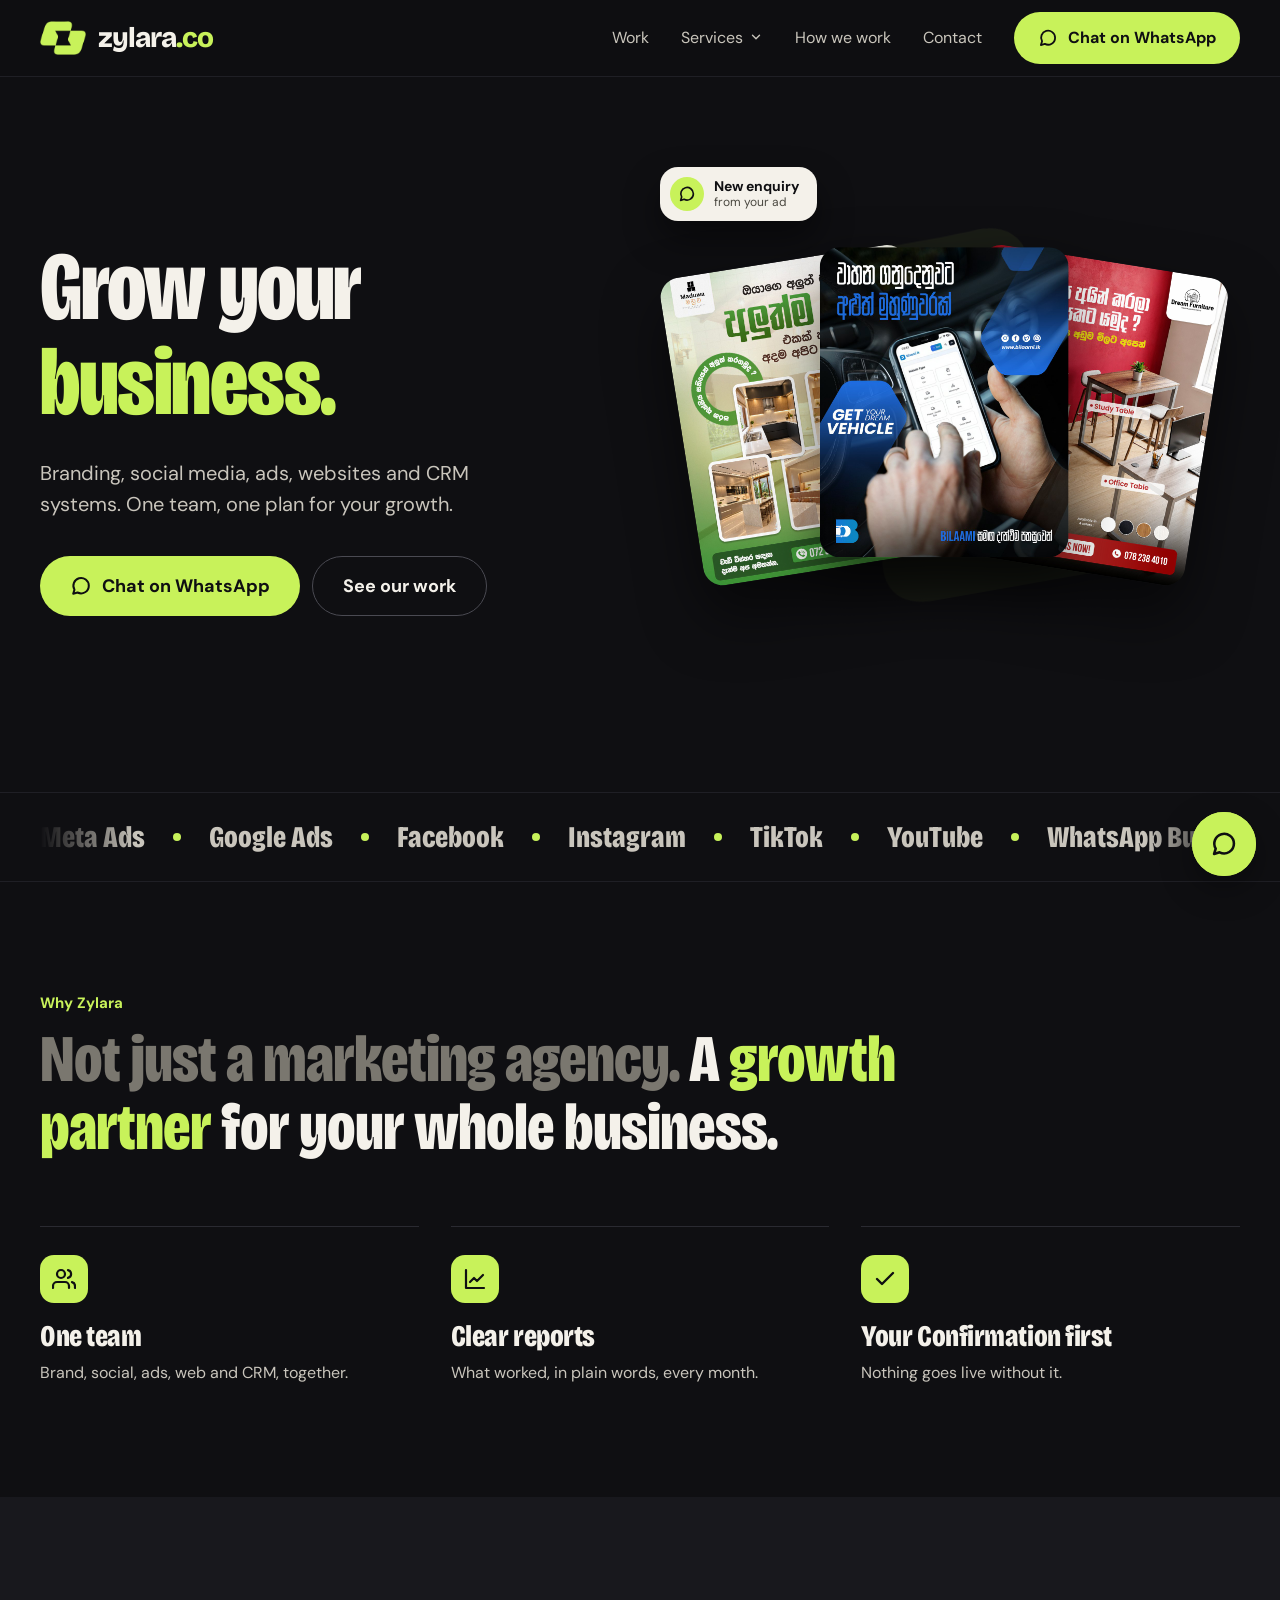
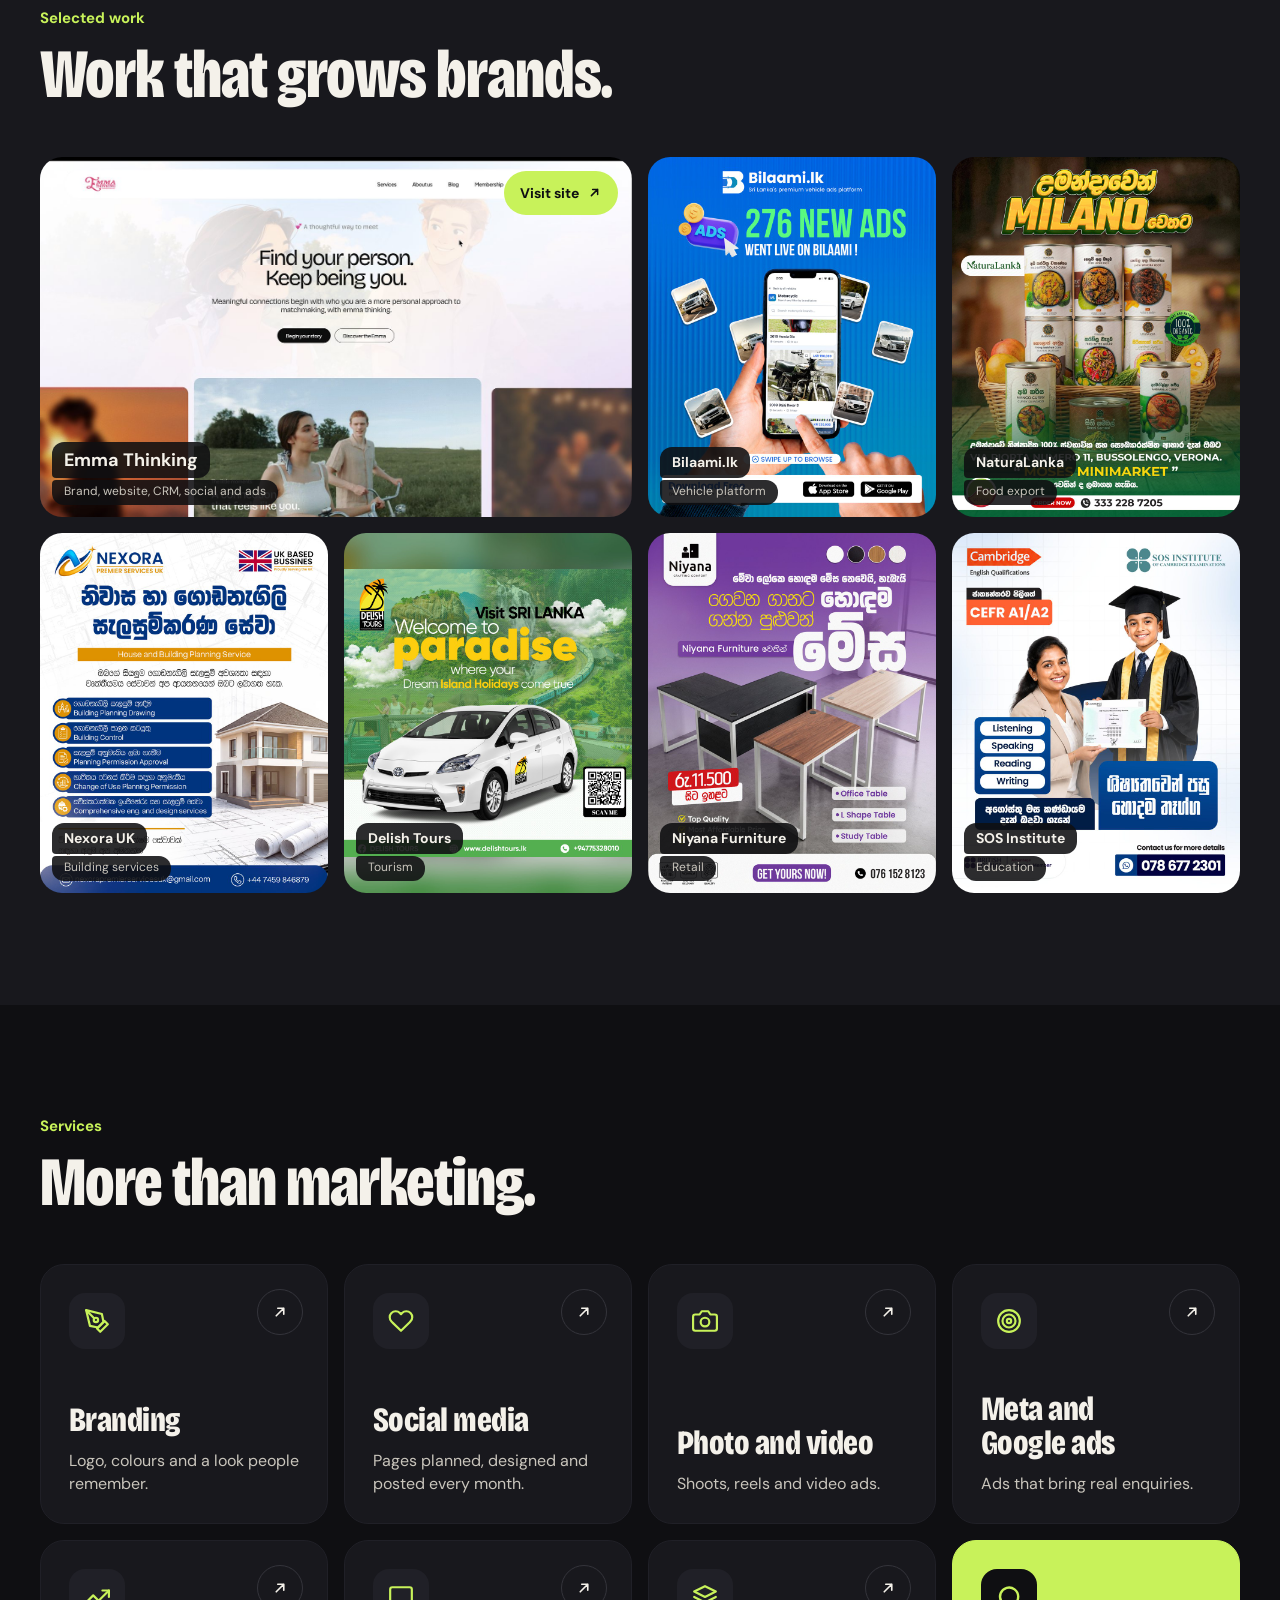
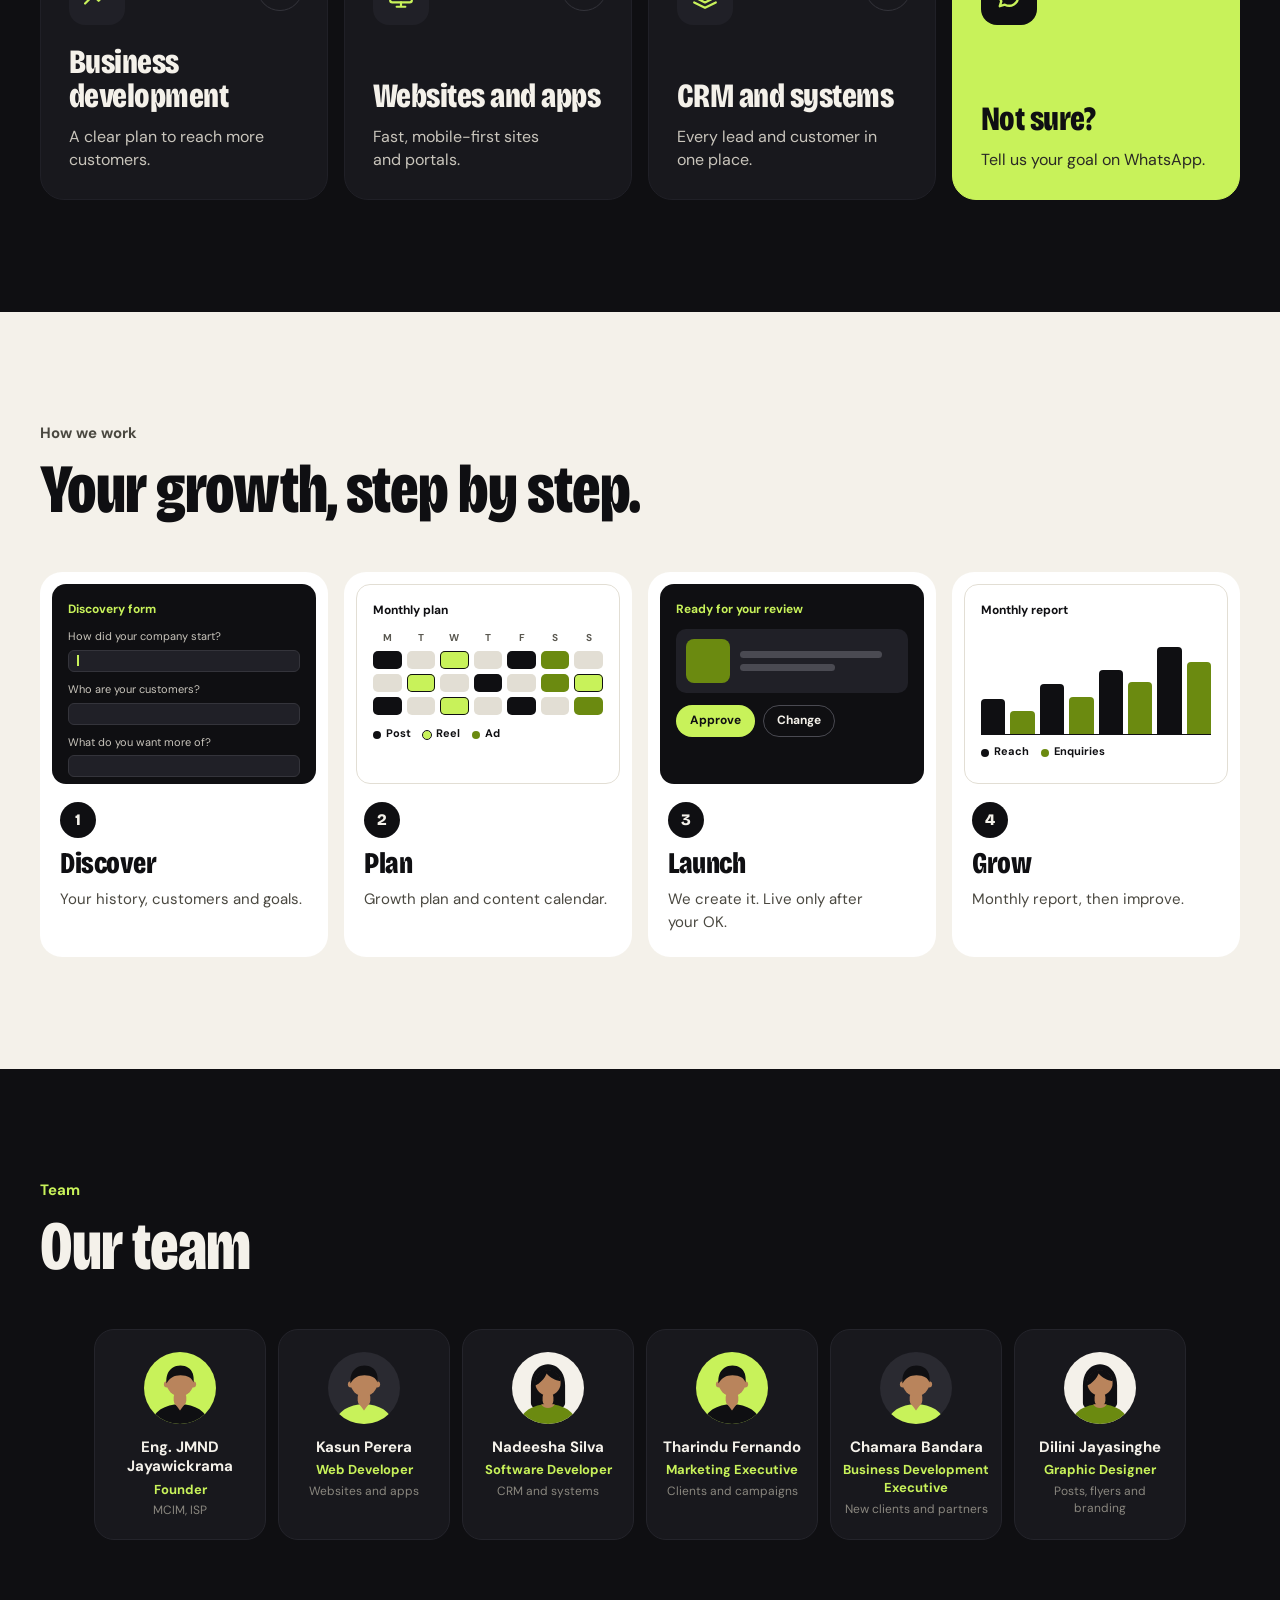
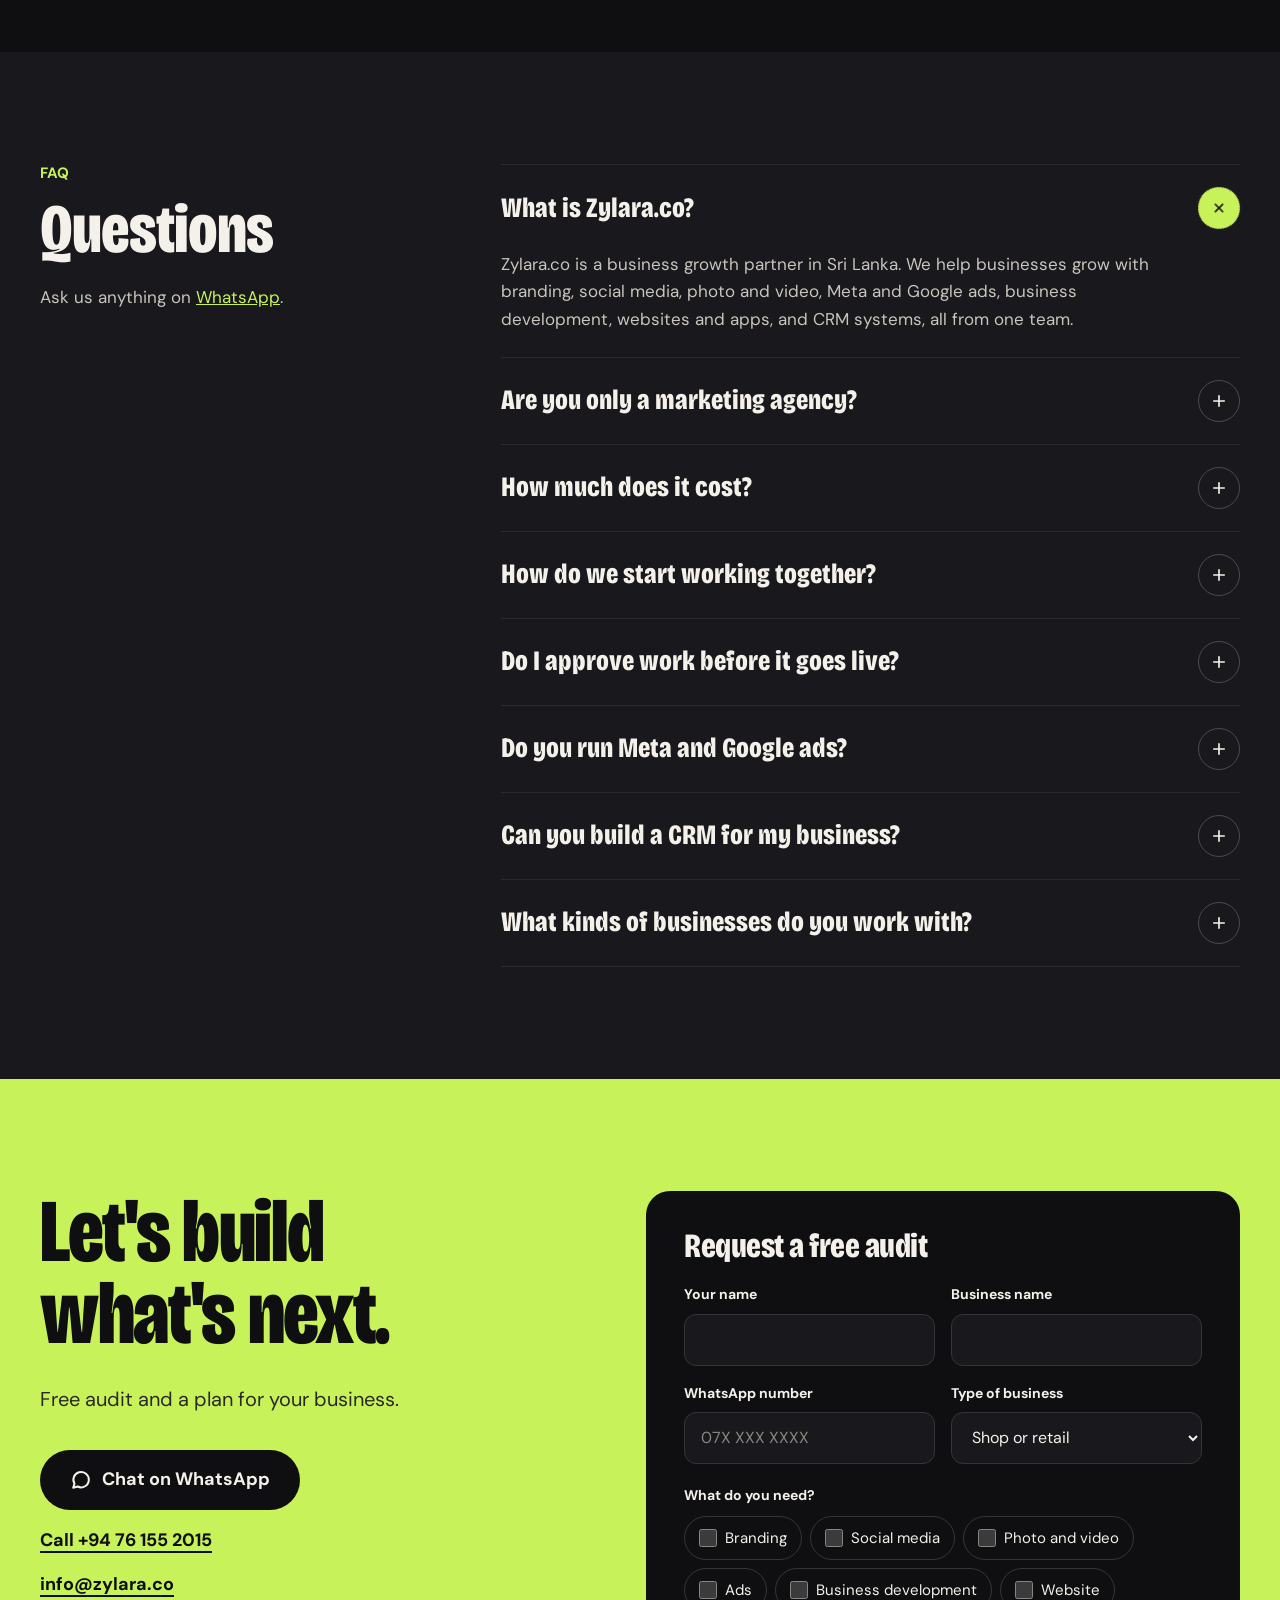
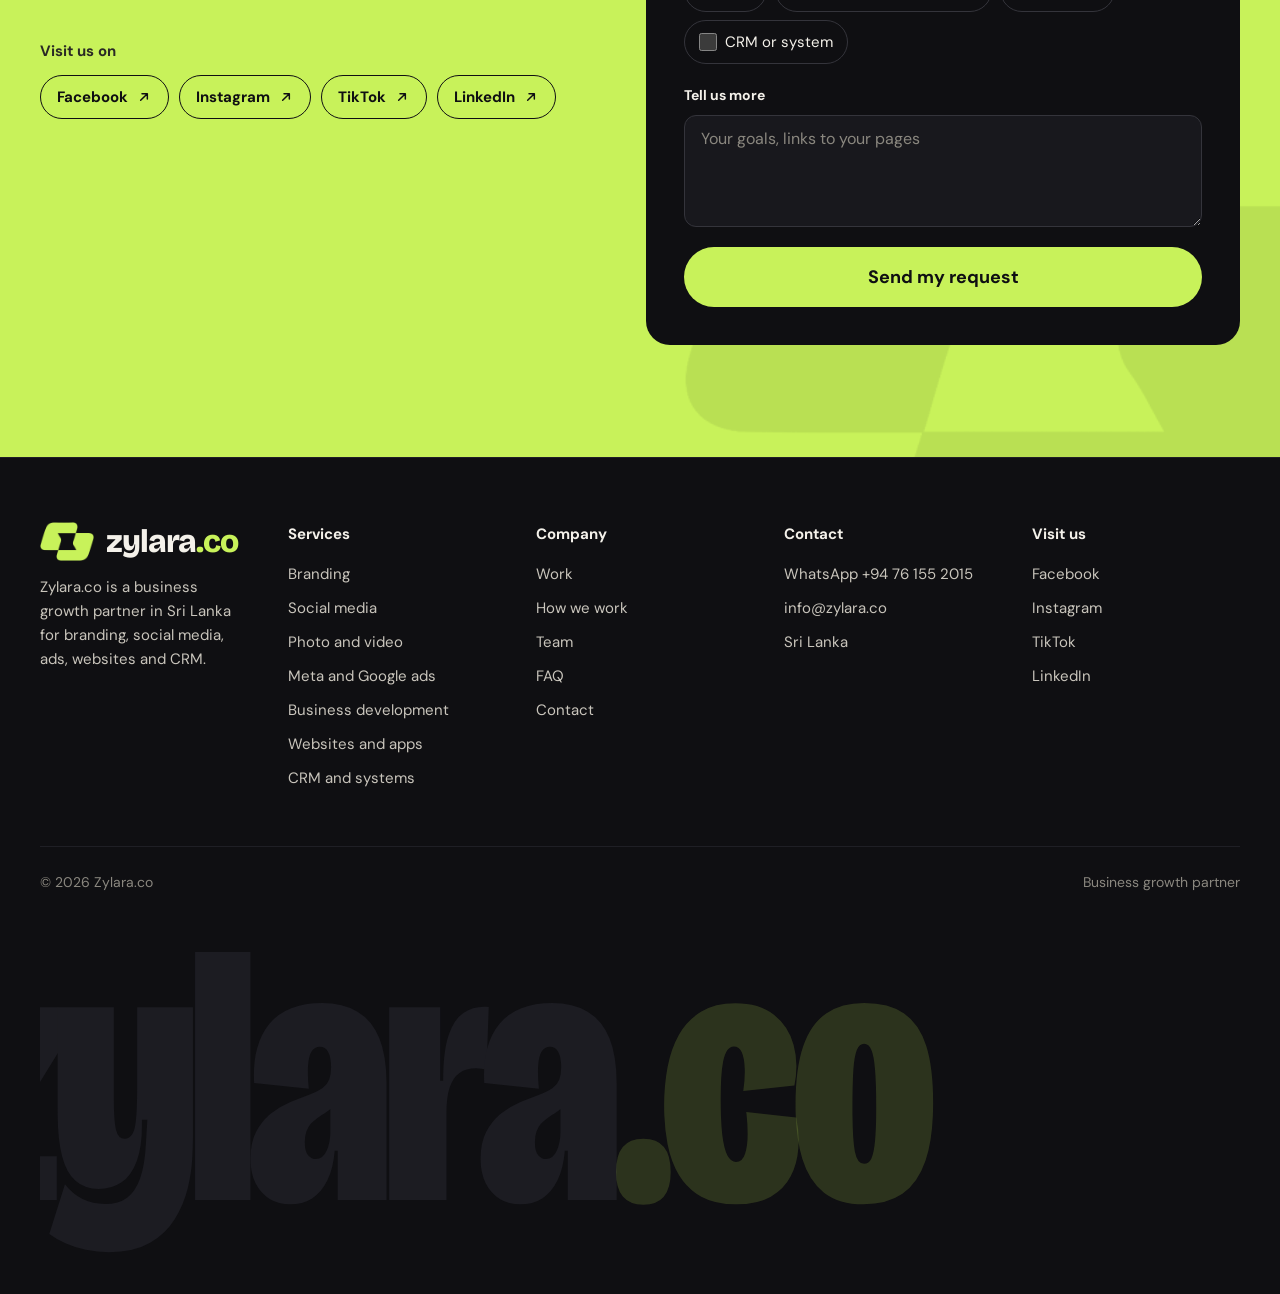
<file: index.html>
<!doctype html>
<html lang="en">
<head>
<meta charset="utf-8">
<meta name="viewport" content="width=device-width, initial-scale=1">
<meta name="description" content="Zylara.co is a business growth partner in Sri Lanka: branding, social media, photo and video, Meta and Google ads, websites, apps and CRM systems in one team.">
<meta property="og:type" content="website">
<meta property="og:site_name" content="Zylara.co">
<meta property="og:title" content="Zylara.co | Business growth partner in Sri Lanka">
<meta property="og:description" content="Zylara.co is a business growth partner in Sri Lanka: branding, social media, photo and video, Meta and Google ads, websites, apps and CRM systems in one team.">
<link rel="canonical" href="https://zylara.co/">
<meta property="og:url" content="https://zylara.co/">
<meta property="og:image" content="https://zylara.co/assets/images/brand/og-image.jpg">
<meta name="twitter:card" content="summary_large_image">
<meta name="theme-color" content="#0F0F12">
<link rel="icon" type="image/png" sizes="64x64" href="assets/images/brand/favicon.png">
<link rel="apple-touch-icon" href="assets/images/brand/apple-touch-icon.png">
<link rel="preconnect" href="https://fonts.googleapis.com">
<link rel="preconnect" href="https://fonts.gstatic.com" crossorigin>
<link href="https://fonts.googleapis.com/css2?family=Bricolage+Grotesque:opsz,wdth,wght@12..96,75..100,200..800&amp;family=DM+Sans:opsz,wght@9..40,400..700&amp;display=swap" rel="stylesheet">
<link rel="stylesheet" href="assets/css/site.css">
<link rel="stylesheet" href="assets/css/home.css">
<script>(function(){var d=document.documentElement;d.classList.add('js');try{if(sessionStorage.getItem('zy_intro')||matchMedia('(prefers-reduced-motion: reduce)').matches){d.classList.add('no-intro');}}catch(e){}})();</script>
<noscript><style>.ldr{display:none!important}.wait .hw>span,.wait .fade-in,.wait .fan img,.wait .hs-toast{opacity:1!important;transform:none!important}</style></noscript>
<title>Zylara.co | Business growth partner in Sri Lanka</title>
<script type="application/ld+json">{"@context":"https://schema.org","@graph":[{"@type":"ProfessionalService","@id":"https://zylara.co/#org","name":"Zylara.co","alternateName":"Zylara","url":"https://zylara.co/","logo":"https://zylara.co/logo.png","description":"Zylara.co is a business growth partner in Sri Lanka offering branding, social media management, photo and video, Meta and Google ads, business development, websites and apps, and CRM systems.","slogan":"Business growth partner, not just a marketing agency.","telephone":"+94761552015","email":"info@zylara.co","address":{"@type":"PostalAddress","addressCountry":"LK"},"areaServed":{"@type":"Country","name":"Sri Lanka"},"founder":{"@type":"Person","name":"J M N D Jayawickrama","honorificPrefix":"Eng.","honorificSuffix":"MCIM, ISP","jobTitle":"Founder and CEO"},"knowsAbout":["Branding","Logo design","Social media management","Photography","Video production","Event planning","Meta ads","Google ads","Business development","Website development","Web apps","CRM systems"],"hasOfferCatalog":{"@type":"OfferCatalog","name":"Zylara.co services","itemListElement":[{"@type":"Offer","itemOffered":{"@type":"Service","name":"Branding","url":"https://zylara.co/branding"}},{"@type":"Offer","itemOffered":{"@type":"Service","name":"Social media management","url":"https://zylara.co/social-media"}},{"@type":"Offer","itemOffered":{"@type":"Service","name":"Photo and video","url":"https://zylara.co/photo-video"}},{"@type":"Offer","itemOffered":{"@type":"Service","name":"Meta and Google ads","url":"https://zylara.co/meta-google-ads"}},{"@type":"Offer","itemOffered":{"@type":"Service","name":"Business development","url":"https://zylara.co/business-development"}},{"@type":"Offer","itemOffered":{"@type":"Service","name":"Websites and apps","url":"https://zylara.co/websites-apps"}},{"@type":"Offer","itemOffered":{"@type":"Service","name":"CRM and systems","url":"https://zylara.co/crm-systems"}}]}},{"@type":"WebSite","@id":"https://zylara.co/#website","url":"https://zylara.co/","name":"Zylara.co","publisher":{"@id":"https://zylara.co/#org"},"inLanguage":"en"},{"@type":"FAQPage","mainEntity":[{"@type":"Question","name":"What is Zylara.co?","acceptedAnswer":{"@type":"Answer","text":"Zylara.co is a business growth partner in Sri Lanka. We help businesses grow with branding, social media, photo and video, Meta and Google ads, business development, websites and apps, and CRM systems, all from one team."}},{"@type":"Question","name":"Are you only a marketing agency?","acceptedAnswer":{"@type":"Answer","text":"No. Marketing is only one part of what we do. We also build brands, plan business growth, make websites and apps, and set up CRM systems, so one team looks after your whole growth plan instead of several different suppliers."}},{"@type":"Question","name":"How much does it cost?","acceptedAnswer":{"@type":"Answer","text":"Every business is different, so we don't sell fixed packages. We start with a free audit, then send a clear quote based on your goals and the work you need. If you run ads, the ad budget is paid directly to Meta or Google."}},{"@type":"Question","name":"How do we start working together?","acceptedAnswer":{"@type":"Answer","text":"Message us on WhatsApp or send the form on this page. We learn about your story, customers and goals, then share a growth plan and content calendar for your confirmation before any work goes live."}},{"@type":"Question","name":"Do I approve work before it goes live?","acceptedAnswer":{"@type":"Answer","text":"Always. Every post, ad, design and page is sent to you first, and nothing goes live without your confirmation. After launch, you get a clear report every month showing what worked and what comes next."}},{"@type":"Question","name":"Do you run Meta and Google ads?","acceptedAnswer":{"@type":"Answer","text":"Yes. We plan, build and run ads on Facebook, Instagram and Google, track which ads bring enquiries, and check results every week. We also have regular calls with Meta's team to stay up to date with new ad features."}},{"@type":"Question","name":"Can you build a CRM for my business?","acceptedAnswer":{"@type":"Answer","text":"Yes. We build a CRM around how your team already handles leads and customers, with WhatsApp follow-ups, reminders, staff dashboards and sales reports for owners. We also train your team so they can use it from day one."}},{"@type":"Question","name":"What kinds of businesses do you work with?","acceptedAnswer":{"@type":"Answer","text":"We work with many kinds of businesses, including education, tourism, retail, food export and vehicle platforms. Our clients are in Sri Lanka and overseas, like Nexora in the UK."}}]}]}</script>
</head>
<body>
<div class="site  wait" style="background: #0F0F12; color: #F4F1EA; font-family: 'DM Sans', system-ui, sans-serif; font-size: 18px; line-height: 1.6">
<zy-if data-if="showLoader">
<div class="ldr " aria-hidden="true">
<div class="ldr-in">
<span class="ldr-logo"><img src="assets/images/brand/zylara-mark.png" alt="" style="width: 64px; height: auto"><span>zylara<span style="color: #C8F25A">.co</span></span></span>
<span class="ldr-bar"><i></i></span>
</div>
</div>
</zy-if>
<a class="skip" href="#main">Skip to content</a>

<header class="site-head " style="position: sticky; top: 0; z-index: 20; background: rgba(15, 15, 18, 0.88); backdrop-filter: blur(12px); -webkit-backdrop-filter: blur(12px); border-bottom: 1px solid #1F1F25">
<div class="wrap" style="display: flex; align-items: center; justify-content: space-between; gap: 24px; min-height: 76px">
<a class="logo" href="#top" aria-label="Zylara.co home" style="font-size: 28px"><img class="lmark" src="assets/images/brand/zylara-mark.png" alt="" style="width: 46px"><span>zylara<span style="color: #C8F25A">.co</span></span></a>
<nav aria-label="Main" class="nav-links" style="align-items: center; gap: 32px; font-size: 16px">
<a class="nl" href="#work">Work</a>
<div class="dd">
<a class="nl" href="#services">Services<svg width="14" height="14" viewBox="0 0 24 24" fill="none" stroke="currentColor" stroke-width="2.4" stroke-linecap="round" stroke-linejoin="round" aria-hidden="true" style="margin-left: 6px; vertical-align: -1px"><path d="M6 9l6 6 6-6"></path></svg></a>
<div class="dd-menu">
<a href="branding/">Branding</a>
<a href="social-media/">Social media</a>
<a href="photo-video/">Photo and video</a>
<a href="meta-google-ads/">Meta and Google ads</a>
<a href="business-development/">Business development</a>
<a href="websites-apps/">Websites and apps</a>
<a href="crm-systems/">CRM and systems</a>
</div>
</div>
<a class="nl" href="#process">How we work</a>
<a class="nl" href="#contact">Contact</a>
<a class="btn btn-volt" href="https://wa.me/94761552015?text=Hi%20Zylara%2C%20I%27d%20like%20to%20talk%20about%20growing%20my%20business."><svg width="20" height="20" viewBox="0 0 24 24" fill="none" stroke="currentColor" stroke-width="2.2" stroke-linecap="round" stroke-linejoin="round" aria-hidden="true"><path d="M20.5 11.6a8.4 8.4 0 0 1-12.3 7.5L3.5 20.5l1.4-4.5a8.4 8.4 0 1 1 15.6-4.4z"></path></svg>Chat on WhatsApp</a>
</nav>
<button class="menu-btn" type="button" aria-label="Menu" aria-expanded="false" data-act="toggleMenu" style="width: 48px; height: 48px; align-items: center; justify-content: center; border-radius: 14px; border: 1px solid #34343B; background: transparent; color: #F4F1EA; cursor: pointer">
<zy-if data-if="menuOpen" hidden><svg width="22" height="22" viewBox="0 0 24 24" fill="none" stroke="currentColor" stroke-width="2" stroke-linecap="round" aria-hidden="true"><path d="M6 6l12 12M18 6L6 18"></path></svg></zy-if>
<zy-if data-if="menuClosed"><svg width="22" height="22" viewBox="0 0 24 24" fill="none" stroke="currentColor" stroke-width="2" stroke-linecap="round" aria-hidden="true"><path d="M4 7h16M4 12h16M4 17h16"></path></svg></zy-if>
</button>
</div>
<zy-if data-if="menuOpen" hidden>
<div class="mobile-panel" style="border-top: 1px solid #1F1F25">
<nav aria-label="Mobile" class="wrap" style="display: flex; flex-direction: column; padding-top: 8px; padding-bottom: 28px">
<a class="display mlink" href="#work" data-act="closeMenu">Work</a>
<a class="display mlink" href="#services" data-act="closeMenu">Services</a>
<a class="display mlink" href="#process" data-act="closeMenu">How we work</a>
<a class="display mlink" href="#faq" data-act="closeMenu">FAQ</a>
<a class="display mlink" href="#contact" data-act="closeMenu">Contact</a>
<a class="btn btn-lg btn-volt" href="https://wa.me/94761552015?text=Hi%20Zylara%2C%20I%27d%20like%20to%20talk%20about%20growing%20my%20business." style="margin-top: 24px"><svg width="20" height="20" viewBox="0 0 24 24" fill="none" stroke="currentColor" stroke-width="2.2" stroke-linecap="round" stroke-linejoin="round" aria-hidden="true"><path d="M20.5 11.6a8.4 8.4 0 0 1-12.3 7.5L3.5 20.5l1.4-4.5a8.4 8.4 0 1 1 15.6-4.4z"></path></svg>Chat on WhatsApp</a>
<p style="margin: 28px 0 10px; font-size: 14px; color: #8A877F">Visit us on</p>
<div style="display: flex; flex-wrap: wrap; gap: 8px"><a class="soc-d" href="#">Facebook</a><a class="soc-d" href="#">Instagram</a><a class="soc-d" href="#">TikTok</a><a class="soc-d" href="#">LinkedIn</a></div>
</nav>
</div>
</zy-if>
</header>

<main id="main">

<section id="top">
<div class="wrap hero">
<div class="hero-text">

<h1 class="display" aria-label="Grow your business." style="margin: 28px 0 0; font-size: clamp(60px, 7.6vw, 116px); line-height: 0.95; color: #F4F1EA"><span class="line" aria-hidden="true"><span class="hw"><span>Grow</span></span> <span class="hw d1"><span>your</span></span></span><span class="line" aria-hidden="true"><span class="hw d2"><span><span class="rot"><span class="rot-in"><span>business.</span><span>brand.</span><span>sales.</span><span>future.</span><span>business.</span></span></span></span></span></span></h1>
<p class="fade-in fi2" style="margin: 26px 0 0; max-width: 500px; font-size: 20px; line-height: 1.55; color: #C9C5BC">Branding, social media, ads, websites and CRM systems. One team, one plan for your growth.</p>
<div class="fade-in fi3 cta-row" style="display: flex; flex-wrap: wrap; gap: 12px; margin-top: 36px">
<a class="btn btn-lg btn-volt" href="https://wa.me/94761552015?text=Hi%20Zylara%2C%20I%27d%20like%20to%20talk%20about%20growing%20my%20business."><svg width="22" height="22" viewBox="0 0 24 24" fill="none" stroke="currentColor" stroke-width="2.2" stroke-linecap="round" stroke-linejoin="round" aria-hidden="true"><path d="M20.5 11.6a8.4 8.4 0 0 1-12.3 7.5L3.5 20.5l1.4-4.5a8.4 8.4 0 1 1 15.6-4.4z"></path></svg>Chat on WhatsApp</a>
<a class="btn btn-lg btn-line" href="#work">See our work</a>
</div>
</div>
<div class="stage" data-par="0.08" aria-hidden="true">
<img class="hs-mark" src="assets/images/brand/zylara-mark.png" alt="">
<div class="fan" data-par="0.06">
<img class="f1" src="assets/images/posts/maduwa-pantry.jpg" alt="">
<img class="f3" src="assets/images/posts/dream-furniture.jpg" alt="">
<img class="f2" src="assets/images/posts/bilaami-launch.jpg" alt="">
</div>
<div class="zv">
<div class="zv-grid">
<div class="zv-t zv-big">
<img class="zv-i zv-i0" src="assets/images/posts/bilaami-launch.jpg" alt="" loading="lazy">
<img class="zv-i zv-i1" src="assets/images/posts/emma-colombo-couple.jpg" alt="" loading="lazy">
<img class="zv-i zv-i2" src="assets/images/posts/dreamer-nihongo.jpg" alt="" loading="lazy">
<span class="zv-bars"><i><b></b></i><i><b></b></i><i><b></b></i></span>
</div>
<div class="zv-t zv-s1">
<img class="zv-i zv-i0" src="assets/images/posts/maduwa-pantry.jpg" alt="" loading="lazy">
<img class="zv-i zv-i1" src="assets/images/posts/ceylon-gate-air-tickets.jpg" alt="" loading="lazy">
<img class="zv-i zv-i2" src="assets/images/posts/peoples-bakers.jpg" alt="" loading="lazy">
</div>
<div class="zv-t zv-s2">
<img class="zv-i zv-i0" src="assets/images/posts/dream-furniture.jpg" alt="" loading="lazy">
<img class="zv-i zv-i1" src="assets/images/posts/emma-verified-profiles.jpg" alt="" loading="lazy">
<img class="zv-i zv-i2" src="assets/images/posts/naturalanka-napoli.jpg" alt="" loading="lazy">
</div>
</div>
<div class="zv-note"><span class="zv-ic"><svg width="18" height="18" viewBox="0 0 24 24" fill="none" stroke="currentColor" stroke-width="2.2" stroke-linecap="round" stroke-linejoin="round"><path d="M20.5 11.6a8.4 8.4 0 0 1-12.3 7.5L3.5 20.5l1.4-4.5a8.4 8.4 0 1 1 15.6-4.4z"></path></svg></span><span class="zv-msgs"><span class="zv-m zv-m0"><b>New enquiry</b><small>from your ad</small></span><span class="zv-m zv-m1"><b>New message</b><small>on WhatsApp</small></span><span class="zv-m zv-m2"><b>New order</b><small>from your post</small></span></span><span class="zv-now">Just now</span></div>
</div>
<div class="hs-toast"><span class="ti"><svg width="18" height="18" viewBox="0 0 24 24" fill="none" stroke="currentColor" stroke-width="2.2" stroke-linecap="round" stroke-linejoin="round"><path d="M20.5 11.6a8.4 8.4 0 0 1-12.3 7.5L3.5 20.5l1.4-4.5a8.4 8.4 0 1 1 15.6-4.4z"></path></svg></span><span><b>New enquiry</b><small>from your ad</small></span></div>
</div>
</div>
</section>

<section aria-label="Platforms we run ads and pages on" style="border-top: 1px solid #1F1F25; border-bottom: 1px solid #1F1F25; padding: 26px 0">
<div class="wrap" style="display: flex; flex-wrap: wrap; align-items: center; gap: 14px 32px">
<div class="marq" style="flex: 1 1 400px; min-width: 0">
<div class="marq-track">
<div class="ind"><span>Meta Ads</span><i></i><span>Google Ads</span><i></i><span>Facebook</span><i></i><span>Instagram</span><i></i><span>TikTok</span><i></i><span>YouTube</span><i></i><span>WhatsApp Business</span><i></i><span>Google Business Profile</span><i></i></div>
<div class="ind" aria-hidden="true"><span>Meta Ads</span><i></i><span>Google Ads</span><i></i><span>Facebook</span><i></i><span>Instagram</span><i></i><span>TikTok</span><i></i><span>YouTube</span><i></i><span>WhatsApp Business</span><i></i><span>Google Business Profile</span><i></i></div>
</div>
</div>
</div>
</section>



<section class="sec">
<div class="wrap">
<p class="eyebrow reveal">Why Zylara</p>
<h2 class="display mani reveal"><span class="dim">Not just a marketing agency.</span> A <span class="hl">growth partner</span> for your whole business.</h2>
<div class="vals reveal">
<div class="val"><span class="vi"><svg width="24" height="24" viewBox="0 0 24 24" fill="none" stroke="currentColor" stroke-width="2.2" stroke-linecap="round" stroke-linejoin="round" aria-hidden="true"><path d="M17 21v-2a4 4 0 0 0-4-4H5a4 4 0 0 0-4 4v2"></path><circle cx="9" cy="7" r="4"></circle><path d="M23 21v-2a4 4 0 0 0-3-3.9M16 3.1a4 4 0 0 1 0 7.8"></path></svg></span><h3 class="display">One team</h3><p>Brand, social, ads, web and CRM, together.</p></div>
<div class="val"><span class="vi"><svg width="24" height="24" viewBox="0 0 24 24" fill="none" stroke="currentColor" stroke-width="2.2" stroke-linecap="round" stroke-linejoin="round" aria-hidden="true"><path d="M3 3v18h18"></path><path d="M7 15l4-4 3 3 6-6"></path></svg></span><h3 class="display">Clear reports</h3><p>What worked, in plain words, every month.</p></div>
<div class="val"><span class="vi"><svg width="24" height="24" viewBox="0 0 24 24" fill="none" stroke="currentColor" stroke-width="2.4" stroke-linecap="round" stroke-linejoin="round" aria-hidden="true"><path d="M4 12l5 5L20 6"></path></svg></span><h3 class="display">Your Confirmation first</h3><p>Nothing goes live without it.</p></div>
</div>
</div>
</section>

<section id="work" class="sec" style="background: #18181D">
<div class="wrap">
<div class="head reveal">
<div><p class="eyebrow">Selected work</p><h2 class="display h2">Work that grows brands.</h2></div>

</div>
<div class="bento reveal">
<div class="tile tile-emma">
<img src="assets/images/websites/emma-home-screen.jpg" alt="Emma Thinking website home page">
<a class="t-go" href="https://emmathinking.com" target="_blank" rel="noopener">Visit site<svg width="15" height="15" viewBox="0 0 24 24" fill="none" stroke="currentColor" stroke-width="2.4" stroke-linecap="round" stroke-linejoin="round" aria-hidden="true"><path d="M7 17L17 7M9 7h8v8"></path></svg></a>
<span class="tag"><b>Emma Thinking</b><small>Brand, website, CRM, social and ads</small></span>
</div>
<button type="button" class="tile" data-act="zoom" data-src="assets/images/posts/bilaami-new-ads.jpg" data-alt="Bilaami.lk Vehicle platform" aria-label="View Bilaami.lk work"><img src="assets/images/posts/bilaami-new-ads.jpg" alt="" loading="lazy"><span class="tag"><b>Bilaami.lk</b><small>Vehicle platform</small></span></button><button type="button" class="tile" data-act="zoom" data-src="assets/images/posts/naturalanka-milano.jpg" data-alt="NaturaLanka Food export" aria-label="View NaturaLanka work"><img src="assets/images/posts/naturalanka-milano.jpg" alt="" loading="lazy"><span class="tag"><b>NaturaLanka</b><small>Food export</small></span></button><button type="button" class="tile" data-act="zoom" data-src="assets/images/posts/nexora-uk.jpg" data-alt="Nexora UK Building services" aria-label="View Nexora UK work"><img src="assets/images/posts/nexora-uk.jpg" alt="" loading="lazy"><span class="tag"><b>Nexora UK</b><small>Building services</small></span></button><button type="button" class="tile" data-act="zoom" data-src="assets/images/posts/delish-tours.jpg" data-alt="Delish Tours Tourism" aria-label="View Delish Tours work"><img src="assets/images/posts/delish-tours.jpg" alt="" loading="lazy"><span class="tag"><b>Delish Tours</b><small>Tourism</small></span></button><button type="button" class="tile" data-act="zoom" data-src="assets/images/posts/niyana-furniture.jpg" data-alt="Niyana Furniture Retail" aria-label="View Niyana Furniture work"><img src="assets/images/posts/niyana-furniture.jpg" alt="" loading="lazy"><span class="tag"><b>Niyana Furniture</b><small>Retail</small></span></button><button type="button" class="tile" data-act="zoom" data-src="assets/images/posts/sos-cambridge-english.jpg" data-alt="SOS Institute Education" aria-label="View SOS Institute work"><img src="assets/images/posts/sos-cambridge-english.jpg" alt="" loading="lazy"><span class="tag"><b>SOS Institute</b><small>Education</small></span></button>
</div>
</div>
</section>

<section id="services" class="sec">
<div class="wrap">
<div class="head reveal">
<div><p class="eyebrow">Services</p><h2 class="display h2">More than marketing.</h2></div>

</div>
<div class="cards reveal">
<a class="card" href="branding/"><span class="ic"><svg width="26" height="26" viewBox="0 0 24 24" fill="none" stroke="currentColor" stroke-width="2" stroke-linecap="round" stroke-linejoin="round" aria-hidden="true"><path d="M12 19l7-7 3 3-7 7-3-3z"></path><path d="M18 13l-1.5-7.5L2 2l3.5 14.5L13 18l5-5z"></path><path d="M2 2l7.6 7.6"></path><circle cx="11" cy="11" r="2"></circle></svg></span><span class="go" aria-hidden="true"><svg width="18" height="18" viewBox="0 0 24 24" fill="none" stroke="currentColor" stroke-width="2.2" stroke-linecap="round" stroke-linejoin="round"><path d="M7 17L17 7M9 7h8v8"></path></svg></span><h3 class="display">Branding</h3><p>Logo, colours and a look people remember.</p></a>
<a class="card" href="social-media/"><span class="ic"><svg width="26" height="26" viewBox="0 0 24 24" fill="none" stroke="currentColor" stroke-width="2" stroke-linecap="round" stroke-linejoin="round" aria-hidden="true"><path d="M20.8 4.6a5.5 5.5 0 0 0-7.8 0L12 5.7l-1-1.1a5.5 5.5 0 0 0-7.8 7.8l1 1.1L12 21l7.8-7.6 1-1.1a5.5 5.5 0 0 0 0-7.7z"></path></svg></span><span class="go" aria-hidden="true"><svg width="18" height="18" viewBox="0 0 24 24" fill="none" stroke="currentColor" stroke-width="2.2" stroke-linecap="round" stroke-linejoin="round"><path d="M7 17L17 7M9 7h8v8"></path></svg></span><h3 class="display">Social media</h3><p>Pages planned, designed and posted every month.</p></a>
<a class="card" href="photo-video/"><span class="ic"><svg width="26" height="26" viewBox="0 0 24 24" fill="none" stroke="currentColor" stroke-width="2" stroke-linecap="round" stroke-linejoin="round" aria-hidden="true"><path d="M23 19a2 2 0 0 1-2 2H3a2 2 0 0 1-2-2V8a2 2 0 0 1 2-2h4l2-3h6l2 3h4a2 2 0 0 1 2 2z"></path><circle cx="12" cy="13" r="4"></circle></svg></span><span class="go" aria-hidden="true"><svg width="18" height="18" viewBox="0 0 24 24" fill="none" stroke="currentColor" stroke-width="2.2" stroke-linecap="round" stroke-linejoin="round"><path d="M7 17L17 7M9 7h8v8"></path></svg></span><h3 class="display">Photo and video</h3><p>Shoots, reels and video ads.</p></a>
<a class="card" href="meta-google-ads/"><span class="ic"><svg width="26" height="26" viewBox="0 0 24 24" fill="none" stroke="currentColor" stroke-width="2" stroke-linecap="round" stroke-linejoin="round" aria-hidden="true"><circle cx="12" cy="12" r="10"></circle><circle cx="12" cy="12" r="6"></circle><circle cx="12" cy="12" r="2"></circle></svg></span><span class="go" aria-hidden="true"><svg width="18" height="18" viewBox="0 0 24 24" fill="none" stroke="currentColor" stroke-width="2.2" stroke-linecap="round" stroke-linejoin="round"><path d="M7 17L17 7M9 7h8v8"></path></svg></span><h3 class="display">Meta and Google ads</h3><p>Ads that bring real enquiries.</p></a>
<a class="card" href="business-development/"><span class="ic"><svg width="26" height="26" viewBox="0 0 24 24" fill="none" stroke="currentColor" stroke-width="2" stroke-linecap="round" stroke-linejoin="round" aria-hidden="true"><path d="M23 6l-9.5 9.5-5-5L1 18"></path><path d="M17 6h6v6"></path></svg></span><span class="go" aria-hidden="true"><svg width="18" height="18" viewBox="0 0 24 24" fill="none" stroke="currentColor" stroke-width="2.2" stroke-linecap="round" stroke-linejoin="round"><path d="M7 17L17 7M9 7h8v8"></path></svg></span><h3 class="display">Business development</h3><p>A clear plan to reach more customers.</p></a>
<a class="card" href="websites-apps/"><span class="ic"><svg width="26" height="26" viewBox="0 0 24 24" fill="none" stroke="currentColor" stroke-width="2" stroke-linecap="round" stroke-linejoin="round" aria-hidden="true"><rect x="2" y="3" width="20" height="14" rx="2"></rect><path d="M8 21h8M12 17v4"></path></svg></span><span class="go" aria-hidden="true"><svg width="18" height="18" viewBox="0 0 24 24" fill="none" stroke="currentColor" stroke-width="2.2" stroke-linecap="round" stroke-linejoin="round"><path d="M7 17L17 7M9 7h8v8"></path></svg></span><h3 class="display">Websites and apps</h3><p>Fast, mobile-first sites and portals.</p></a>
<a class="card" href="crm-systems/"><span class="ic"><svg width="26" height="26" viewBox="0 0 24 24" fill="none" stroke="currentColor" stroke-width="2" stroke-linecap="round" stroke-linejoin="round" aria-hidden="true"><path d="M12 2L2 7l10 5 10-5-10-5z"></path><path d="M2 17l10 5 10-5"></path><path d="M2 12l10 5 10-5"></path></svg></span><span class="go" aria-hidden="true"><svg width="18" height="18" viewBox="0 0 24 24" fill="none" stroke="currentColor" stroke-width="2.2" stroke-linecap="round" stroke-linejoin="round"><path d="M7 17L17 7M9 7h8v8"></path></svg></span><h3 class="display">CRM and systems</h3><p>Every lead and customer in one place.</p></a>
<a class="card card-cta" href="https://wa.me/94761552015?text=Hi%20Zylara%2C%20I%27m%20not%20sure%20what%20I%20need."><span class="ic"><svg width="26" height="26" viewBox="0 0 24 24" fill="none" stroke="#C8F25A" stroke-width="2.2" stroke-linecap="round" stroke-linejoin="round" aria-hidden="true"><path d="M20.5 11.6a8.4 8.4 0 0 1-12.3 7.5L3.5 20.5l1.4-4.5a8.4 8.4 0 1 1 15.6-4.4z"></path></svg></span><h3 class="display">Not sure?</h3><p>Tell us your goal on WhatsApp.</p></a>
</div>
</div>
</section>

<section id="process" class="sec" style="background: #F4F1EA; color: #0F0F12">
<div class="wrap">
<div class="head reveal">
<div><p class="eyebrow" style="color: #4A4840">How we work</p><h2 class="display h2">Your growth, step by step.</h2></div>

</div>
<ol class="proc reveal" style="list-style: none; margin: 48px 0 0; padding: 0; display: grid; grid-template-columns: repeat(4, minmax(0, 1fr)); gap: 16px">
<li class="step">
<div class="viz" aria-hidden="true" style="background: #0F0F12; color: #F4F1EA">
<span style="display: block; font-size: 12px; font-weight: 700; color: #C8F25A">Discovery form</span>
<span class="q">How did your company start?</span><span class="ans caret"></span>
<span class="q">Who are your customers?</span><span class="ans"></span>
<span class="q">What do you want more of?</span><span class="ans"></span>
</div>
<div class="step-body"><span class="num">1</span><h3 class="display" style="margin: 0; font-size: 30px; line-height: 1">Discover</h3><p style="margin: 0; font-size: 15px; line-height: 1.5; color: #4A4840">Your history, customers and goals.</p></div>
</li>
<li class="step">
<div class="viz" aria-hidden="true" style="background: #FFFFFF; border: 1px solid #E2DED4; color: #0F0F12">
<span style="display: block; font-size: 12px; font-weight: 700">Monthly plan</span>
<div class="cal" style="margin-top: 10px"><b>M</b><b>T</b><b>W</b><b>T</b><b>F</b><b>S</b><b>S</b><span class="p"></span><span></span><span class="r"></span><span></span><span class="p"></span><span class="a"></span><span></span><span></span><span class="r"></span><span></span><span class="p"></span><span></span><span class="a"></span><span class="r"></span><span class="p"></span><span></span><span class="r"></span><span></span><span class="p"></span><span></span><span class="a"></span></div>
<div style="display: flex; gap: 12px; margin-top: 10px; font-size: 11px; font-weight: 700"><span><i class="dot" style="background: #0F0F12"></i>Post</span><span><i class="dot" style="background: #C8F25A; outline: 1px solid #0F0F12"></i>Reel</span><span><i class="dot" style="background: #6B8A10"></i>Ad</span></div>
</div>
<div class="step-body"><span class="num">2</span><h3 class="display" style="margin: 0; font-size: 30px; line-height: 1">Plan</h3><p style="margin: 0; font-size: 15px; line-height: 1.5; color: #4A4840">Growth plan and content calendar.</p></div>
</li>
<li class="step">
<div class="viz" aria-hidden="true" style="background: #0F0F12; color: #F4F1EA">
<span style="display: block; font-size: 12px; font-weight: 700; color: #C8F25A">Ready for your review</span>
<div style="margin-top: 10px; border-radius: 10px; background: #202027; padding: 10px; display: flex; gap: 10px; align-items: center"><div style="width: 44px; height: 44px; flex: none; border-radius: 8px; background: #6B8A10"></div><div style="flex: 1; display: flex; flex-direction: column; gap: 6px"><i style="display: block; height: 7px; border-radius: 4px; background: #4A4A52; width: 90%"></i><i style="display: block; height: 7px; border-radius: 4px; background: #4A4A52; width: 60%"></i></div></div>
<div style="display: flex; gap: 8px; margin-top: 12px"><span style="background: #C8F25A; color: #0F0F12; font-size: 12px; font-weight: 700; border-radius: 999px; padding: 6px 14px">Approve</span><span style="border: 1.5px solid #4A4A52; font-size: 12px; font-weight: 700; border-radius: 999px; padding: 5px 13px">Change</span></div>
</div>
<div class="step-body"><span class="num">3</span><h3 class="display" style="margin: 0; font-size: 30px; line-height: 1">Launch</h3><p style="margin: 0; font-size: 15px; line-height: 1.5; color: #4A4840">We create it. Live only after your OK.</p></div>
</li>
<li class="step">
<div class="viz" aria-hidden="true" style="background: #FFFFFF; border: 1px solid #E2DED4; color: #0F0F12">
<span style="display: block; font-size: 12px; font-weight: 700">Monthly report</span>
<div class="bars"><span style="height: 34%; background: #0F0F12"></span><span style="height: 22%; background: #6B8A10"></span><span style="height: 48%; background: #0F0F12"></span><span style="height: 36%; background: #6B8A10"></span><span style="height: 62%; background: #0F0F12"></span><span style="height: 50%; background: #6B8A10"></span><span style="height: 84%; background: #0F0F12"></span><span style="height: 70%; background: #6B8A10"></span></div>
<div style="display: flex; gap: 12px; margin-top: 8px; font-size: 11px; font-weight: 700"><span><i class="dot" style="background: #0F0F12"></i>Reach</span><span><i class="dot" style="background: #6B8A10"></i>Enquiries</span></div>
</div>
<div class="step-body"><span class="num">4</span><h3 class="display" style="margin: 0; font-size: 30px; line-height: 1">Grow</h3><p style="margin: 0; font-size: 15px; line-height: 1.5; color: #4A4840">Monthly report, then improve.</p></div>
</li>
</ol>
</div>
</section>

<section id="team" class="sec">
<div class="wrap">
<div class="head reveal">
<div><p class="eyebrow">Team</p><h2 class="display h2">Our team</h2></div>

</div>
<div class="team reveal">

<article class="member">
<div class="ava tone-volt">
<svg viewBox="0 0 80 80" aria-hidden="true"><path class="av-sh" d="M6 86c1-18 15-28 34-28s33 10 34 28z"></path><rect class="av-sk" x="33" y="44" width="14" height="16" rx="6"></rect><path class="av-sk" d="M34.5 57.5L40 65l5.5-7.5z"></path><g transform="translate(0 2)"><circle class="av-sk" cx="25.5" cy="34" r="3.4"></circle><circle class="av-sk" cx="54.5" cy="34" r="3.4"></circle><circle class="av-sk" cx="40" cy="32" r="15"></circle><path class="av-hr" d="M25 33c-1.5-12 5.5-20 15.5-20 9.5 0 16 6.5 14.5 19-1.5-4-4.5-6.5-9-7.5-5.5-1.2-11-.5-14.5 1.5-3 1.7-5 4-6.5 7z"></path></g></svg>

</div>
<div style="display: flex; flex-direction: column; gap: 2px; min-width: 0"><b class="m-name">Eng. JMND Jayawickrama</b><span class="m-role">Founder</span><span class="m-note">MCIM, ISP</span></div>
</article>

<article class="member">
<div class="ava tone-night">
<svg viewBox="0 0 80 80" aria-hidden="true"><path class="av-sh" d="M6 86c1-18 15-28 34-28s33 10 34 28z"></path><rect class="av-sk" x="33" y="44" width="14" height="16" rx="6"></rect><path class="av-sk" d="M34.5 57.5L40 65l5.5-7.5z"></path><g transform="translate(0 2)"><circle class="av-sk" cx="25.5" cy="34" r="3.4"></circle><circle class="av-sk" cx="54.5" cy="34" r="3.4"></circle><circle class="av-sk" cx="40" cy="32" r="15"></circle><path class="av-hr" d="M25 33c-1.5-12 5.5-20 15.5-20 9.5 0 16 6.5 14.5 19-1.5-4-4.5-6.5-9-7.5-5.5-1.2-11-.5-14.5 1.5-3 1.7-5 4-6.5 7z"></path></g></svg>

</div>
<div style="display: flex; flex-direction: column; gap: 2px; min-width: 0"><b class="m-name">Kasun Perera</b><span class="m-role">Web Developer</span><span class="m-note">Websites and apps</span></div>
</article>

<article class="member">
<div class="ava tone-paper">

<svg viewBox="0 0 80 80" aria-hidden="true"><g transform="translate(0 1.5)"><path class="av-hr" d="M21 36c0-15 8.5-24 19-24s19 9 19 24v19c0 3.5-2.5 6-6 6H27c-3.5 0-6-2.5-6-6z"></path></g><path class="av-sh" d="M6 86c1-18 15-28 34-28s33 10 34 28z"></path><rect class="av-sk" x="34" y="44" width="12" height="16" rx="6"></rect><path class="av-sk" d="M32.5 58c2 5.5 13 5.5 15 0z"></path><g transform="translate(0 1.5)"><circle class="av-sk" cx="40" cy="33" r="14"></circle><path class="av-hr" d="M25.4 36c-.5-10.5 5.9-17.5 14.6-17.5 7.5 0 13 5 14 12.5-6-1-12-4-15.5-8.5-2.5 6-7.4 11.2-13.1 13.5z"></path></g></svg>
</div>
<div style="display: flex; flex-direction: column; gap: 2px; min-width: 0"><b class="m-name">Nadeesha Silva</b><span class="m-role">Software Developer</span><span class="m-note">CRM and systems</span></div>
</article>

<article class="member">
<div class="ava tone-volt">
<svg viewBox="0 0 80 80" aria-hidden="true"><path class="av-sh" d="M6 86c1-18 15-28 34-28s33 10 34 28z"></path><rect class="av-sk" x="33" y="44" width="14" height="16" rx="6"></rect><path class="av-sk" d="M34.5 57.5L40 65l5.5-7.5z"></path><g transform="translate(0 2)"><circle class="av-sk" cx="25.5" cy="34" r="3.4"></circle><circle class="av-sk" cx="54.5" cy="34" r="3.4"></circle><circle class="av-sk" cx="40" cy="32" r="15"></circle><path class="av-hr" d="M25 33c-1.5-12 5.5-20 15.5-20 9.5 0 16 6.5 14.5 19-1.5-4-4.5-6.5-9-7.5-5.5-1.2-11-.5-14.5 1.5-3 1.7-5 4-6.5 7z"></path></g></svg>

</div>
<div style="display: flex; flex-direction: column; gap: 2px; min-width: 0"><b class="m-name">Tharindu Fernando</b><span class="m-role">Marketing Executive</span><span class="m-note">Clients and campaigns</span></div>
</article>

<article class="member">
<div class="ava tone-night">
<svg viewBox="0 0 80 80" aria-hidden="true"><path class="av-sh" d="M6 86c1-18 15-28 34-28s33 10 34 28z"></path><rect class="av-sk" x="33" y="44" width="14" height="16" rx="6"></rect><path class="av-sk" d="M34.5 57.5L40 65l5.5-7.5z"></path><g transform="translate(0 2)"><circle class="av-sk" cx="25.5" cy="34" r="3.4"></circle><circle class="av-sk" cx="54.5" cy="34" r="3.4"></circle><circle class="av-sk" cx="40" cy="32" r="15"></circle><path class="av-hr" d="M25 33c-1.5-12 5.5-20 15.5-20 9.5 0 16 6.5 14.5 19-1.5-4-4.5-6.5-9-7.5-5.5-1.2-11-.5-14.5 1.5-3 1.7-5 4-6.5 7z"></path></g></svg>

</div>
<div style="display: flex; flex-direction: column; gap: 2px; min-width: 0"><b class="m-name">Chamara Bandara</b><span class="m-role">Business Development Executive</span><span class="m-note">New clients and partners</span></div>
</article>

<article class="member">
<div class="ava tone-paper">

<svg viewBox="0 0 80 80" aria-hidden="true"><g transform="translate(0 1.5)"><path class="av-hr" d="M21 36c0-15 8.5-24 19-24s19 9 19 24v19c0 3.5-2.5 6-6 6H27c-3.5 0-6-2.5-6-6z"></path></g><path class="av-sh" d="M6 86c1-18 15-28 34-28s33 10 34 28z"></path><rect class="av-sk" x="34" y="44" width="12" height="16" rx="6"></rect><path class="av-sk" d="M32.5 58c2 5.5 13 5.5 15 0z"></path><g transform="translate(0 1.5)"><circle class="av-sk" cx="40" cy="33" r="14"></circle><path class="av-hr" d="M25.4 36c-.5-10.5 5.9-17.5 14.6-17.5 7.5 0 13 5 14 12.5-6-1-12-4-15.5-8.5-2.5 6-7.4 11.2-13.1 13.5z"></path></g></svg>
</div>
<div style="display: flex; flex-direction: column; gap: 2px; min-width: 0"><b class="m-name">Dilini Jayasinghe</b><span class="m-role">Graphic Designer</span><span class="m-note">Posts, flyers and branding</span></div>
</article>

</div>
</div>
</section>

<section id="faq" class="sec" style="background: #18181D">
<div class="wrap" style="display: flex; flex-wrap: wrap; gap: 40px 72px; align-items: flex-start">
<div class="reveal" style="flex: 1 1 300px">
<p class="eyebrow">FAQ</p>
<h2 class="display h2">Questions</h2>
<p style="margin: 20px 0 0; font-size: 17px; line-height: 1.6; color: #C9C5BC">Ask us anything on <a href="https://wa.me/94761552015?text=Hi%20Zylara%2C%20I%20have%20a%20question.">WhatsApp</a>.</p>
</div>
<div class="faq reveal" style="flex: 2 1 560px; min-width: 0">
<details open>
<summary>What is Zylara.co?<span class="plus" aria-hidden="true"><svg width="18" height="18" viewBox="0 0 24 24" fill="none" stroke="currentColor" stroke-width="2.2" stroke-linecap="round"><path d="M12 5v14M5 12h14"></path></svg></span></summary>
<p style="margin: 0; padding: 0 64px 24px 0; font-size: 17px; line-height: 1.6; color: #C9C5BC">Zylara.co is a business growth partner in Sri Lanka. We help businesses grow with branding, social media, photo and video, Meta and Google ads, business development, websites and apps, and CRM systems, all from one team.</p>
</details>
<details>
<summary>Are you only a marketing agency?<span class="plus" aria-hidden="true"><svg width="18" height="18" viewBox="0 0 24 24" fill="none" stroke="currentColor" stroke-width="2.2" stroke-linecap="round"><path d="M12 5v14M5 12h14"></path></svg></span></summary>
<p style="margin: 0; padding: 0 64px 24px 0; font-size: 17px; line-height: 1.6; color: #C9C5BC">No. Marketing is only one part of what we do. We also build brands, plan business growth, make websites and apps, and set up CRM systems, so one team looks after your whole growth plan instead of several different suppliers.</p>
</details>
<details>
<summary>How much does it cost?<span class="plus" aria-hidden="true"><svg width="18" height="18" viewBox="0 0 24 24" fill="none" stroke="currentColor" stroke-width="2.2" stroke-linecap="round"><path d="M12 5v14M5 12h14"></path></svg></span></summary>
<p style="margin: 0; padding: 0 64px 24px 0; font-size: 17px; line-height: 1.6; color: #C9C5BC">Every business is different, so we don't sell fixed packages. We start with a free audit, then send a clear quote based on your goals and the work you need. If you run ads, the ad budget is paid directly to Meta or Google.</p>
</details>
<details>
<summary>How do we start working together?<span class="plus" aria-hidden="true"><svg width="18" height="18" viewBox="0 0 24 24" fill="none" stroke="currentColor" stroke-width="2.2" stroke-linecap="round"><path d="M12 5v14M5 12h14"></path></svg></span></summary>
<p style="margin: 0; padding: 0 64px 24px 0; font-size: 17px; line-height: 1.6; color: #C9C5BC">Message us on WhatsApp or send the form on this page. We learn about your story, customers and goals, then share a growth plan and content calendar for your confirmation before any work goes live.</p>
</details>
<details>
<summary>Do I approve work before it goes live?<span class="plus" aria-hidden="true"><svg width="18" height="18" viewBox="0 0 24 24" fill="none" stroke="currentColor" stroke-width="2.2" stroke-linecap="round"><path d="M12 5v14M5 12h14"></path></svg></span></summary>
<p style="margin: 0; padding: 0 64px 24px 0; font-size: 17px; line-height: 1.6; color: #C9C5BC">Always. Every post, ad, design and page is sent to you first, and nothing goes live without your confirmation. After launch, you get a clear report every month showing what worked and what comes next.</p>
</details>
<details>
<summary>Do you run Meta and Google ads?<span class="plus" aria-hidden="true"><svg width="18" height="18" viewBox="0 0 24 24" fill="none" stroke="currentColor" stroke-width="2.2" stroke-linecap="round"><path d="M12 5v14M5 12h14"></path></svg></span></summary>
<p style="margin: 0; padding: 0 64px 24px 0; font-size: 17px; line-height: 1.6; color: #C9C5BC">Yes. We plan, build and run ads on Facebook, Instagram and Google, track which ads bring enquiries, and check results every week. We also have regular calls with Meta's team to stay up to date with new ad features.</p>
</details>
<details>
<summary>Can you build a CRM for my business?<span class="plus" aria-hidden="true"><svg width="18" height="18" viewBox="0 0 24 24" fill="none" stroke="currentColor" stroke-width="2.2" stroke-linecap="round"><path d="M12 5v14M5 12h14"></path></svg></span></summary>
<p style="margin: 0; padding: 0 64px 24px 0; font-size: 17px; line-height: 1.6; color: #C9C5BC">Yes. We build a CRM around how your team already handles leads and customers, with WhatsApp follow-ups, reminders, staff dashboards and sales reports for owners. We also train your team so they can use it from day one.</p>
</details>
<details>
<summary>What kinds of businesses do you work with?<span class="plus" aria-hidden="true"><svg width="18" height="18" viewBox="0 0 24 24" fill="none" stroke="currentColor" stroke-width="2.2" stroke-linecap="round"><path d="M12 5v14M5 12h14"></path></svg></span></summary>
<p style="margin: 0; padding: 0 64px 24px 0; font-size: 17px; line-height: 1.6; color: #C9C5BC">We work with many kinds of businesses, including education, tourism, retail, food export and vehicle platforms. Our clients are in Sri Lanka and overseas, like Nexora in the UK.</p>
</details>
</div>
</div>
</section>

<section id="contact" style="background: #C8F25A; color: #0F0F12; position: relative; overflow: hidden">
<img class="big-z" src="assets/images/brand/zylara-mark-dark.png" alt="" aria-hidden="true">
<div class="wrap sec" style="position: relative; display: flex; flex-wrap: wrap; align-items: flex-start; gap: 48px 72px">
<div class="reveal-l" style="flex: 1 1 420px; min-width: 0">
<h2 class="display" style="margin: 0; font-size: clamp(56px, 7vw, 112px); line-height: 0.92">Let's build what's next.</h2>
<p style="margin: 28px 0 0; max-width: 460px; font-size: 20px; line-height: 1.5; color: #2A2925">Free audit and a plan for your business.</p>
<div style="display: flex; flex-direction: column; align-items: flex-start; gap: 16px; margin-top: 36px">
<a class="btn btn-lg btn-ink" href="https://wa.me/94761552015?text=Hi%20Zylara%2C%20I%27d%20like%20to%20talk%20about%20growing%20my%20business."><svg width="22" height="22" viewBox="0 0 24 24" fill="none" stroke="currentColor" stroke-width="2.2" stroke-linecap="round" stroke-linejoin="round" aria-hidden="true"><path d="M20.5 11.6a8.4 8.4 0 0 1-12.3 7.5L3.5 20.5l1.4-4.5a8.4 8.4 0 1 1 15.6-4.4z"></path></svg>Chat on WhatsApp</a>
<a class="ink-link" href="tel:+94761552015">Call +94 76 155 2015</a>
<a class="ink-link" href="mailto:info@zylara.co">info@zylara.co</a>
</div>
<div style="margin-top: 40px">
<p style="margin: 0 0 12px; font-size: 15px; font-weight: 700; color: #2A2925">Visit us on</p>
<div style="display: flex; flex-wrap: wrap; gap: 10px">
<a class="soc" href="#">Facebook<svg width="16" height="16" viewBox="0 0 24 24" fill="none" stroke="currentColor" stroke-width="2.2" stroke-linecap="round" stroke-linejoin="round" aria-hidden="true"><path d="M7 17L17 7M9 7h8v8"></path></svg></a>
<a class="soc" href="#">Instagram<svg width="16" height="16" viewBox="0 0 24 24" fill="none" stroke="currentColor" stroke-width="2.2" stroke-linecap="round" stroke-linejoin="round" aria-hidden="true"><path d="M7 17L17 7M9 7h8v8"></path></svg></a>
<a class="soc" href="#">TikTok<svg width="16" height="16" viewBox="0 0 24 24" fill="none" stroke="currentColor" stroke-width="2.2" stroke-linecap="round" stroke-linejoin="round" aria-hidden="true"><path d="M7 17L17 7M9 7h8v8"></path></svg></a>
<a class="soc" href="#">LinkedIn<svg width="16" height="16" viewBox="0 0 24 24" fill="none" stroke="currentColor" stroke-width="2.2" stroke-linecap="round" stroke-linejoin="round" aria-hidden="true"><path d="M7 17L17 7M9 7h8v8"></path></svg></a>
</div>
</div>
</div>
<div class="form-card reveal" style="flex: 1 1 480px; min-width: 0; background: #0F0F12; color: #F4F1EA; border-radius: 24px; padding: clamp(24px, 3vw, 40px); box-sizing: border-box">
<zy-if data-if="notSent">
<form data-wa-form data-on-submit="submit" style="display: flex; flex-direction: column; gap: 20px">
<h3 class="display" style="margin: 0; font-size: 34px; line-height: 1">Request a free audit</h3>
<div style="display: grid; grid-template-columns: repeat(auto-fit, minmax(min(200px, 100%), 1fr)); gap: 16px">
<div class="field"><label class="lbl" for="f-name">Your name</label><input class="inp" id="f-name" name="name" type="text" autocomplete="name" required></div>
<div class="field"><label class="lbl" for="f-biz">Business name</label><input class="inp" id="f-biz" name="business" type="text" autocomplete="organization"></div>
<div class="field"><label class="lbl" for="f-phone">WhatsApp number</label><input class="inp" id="f-phone" name="phone" type="tel" autocomplete="tel" placeholder="07X XXX XXXX" required></div>
<div class="field"><label class="lbl" for="f-type">Type of business</label><select class="inp" id="f-type" name="type"><option>Shop or retail</option><option>College or campus</option><option>Hospital or clinic</option><option>Hotel, tourism or food</option><option>Service business</option><option>Startup</option><option>Something else</option></select></div>
</div>
<fieldset style="border: none; margin: 0; padding: 0; display: flex; flex-direction: column; gap: 10px">
<legend class="lbl" style="padding: 0; margin-bottom: 10px">What do you need?</legend>
<div class="chk">
<label><input type="checkbox" name="need" value="branding">Branding</label>
<label><input type="checkbox" name="need" value="social">Social media</label>
<label><input type="checkbox" name="need" value="photo-video">Photo and video</label>
<label><input type="checkbox" name="need" value="ads">Ads</label>
<label><input type="checkbox" name="need" value="bizdev">Business development</label>
<label><input type="checkbox" name="need" value="web">Website</label>
<label><input type="checkbox" name="need" value="crm">CRM or system</label>
</div>
</fieldset>
<div class="field"><label class="lbl" for="f-msg">Tell us more</label><textarea class="inp" id="f-msg" name="message" placeholder="Your goals, links to your pages"></textarea></div>
<button class="btn btn-lg btn-volt send" type="submit">Send my request</button>
</form>
</zy-if>
<zy-if data-if="sent" hidden>
<div style="display: flex; flex-direction: column; align-items: flex-start; gap: 16px; padding: 24px 0">
<span style="width: 56px; height: 56px; border-radius: 50%; background: #C8F25A; color: #0F0F12; display: flex; align-items: center; justify-content: center"><svg width="26" height="26" viewBox="0 0 24 24" fill="none" stroke="currentColor" stroke-width="2.6" stroke-linecap="round" stroke-linejoin="round" aria-hidden="true"><path d="M4 12l5 5L20 6"></path></svg></span>
<h3 class="display" style="margin: 0; font-size: 34px; line-height: 1">Almost done</h3>
<p style="margin: 0; font-size: 17px; line-height: 1.55; color: #C9C5BC">Your request is ready in WhatsApp. Press send and we'll reply soon.</p>
<button class="btn btn-line" type="button" data-act="reset">Send another request</button>
</div>
</zy-if>
</div>
</div>
</section>

</main>

<footer style="background: #0F0F12; border-top: 1px solid #1F1F25">
<div class="wrap" style="padding-top: 64px; padding-bottom: 32px">
<div class="foot-grid" style="display: grid; grid-template-columns: repeat(auto-fit, minmax(min(200px, 100%), 1fr)); gap: 40px">
<div class="foot-brand" style="display: flex; flex-direction: column; gap: 14px">
<a class="logo" href="#top" aria-label="Zylara.co home" style="font-size: 32px"><img class="lmark" src="assets/images/brand/zylara-mark.png" alt="" style="width: 54px"><span>zylara<span style="color: #C8F25A">.co</span></span></a>
<p style="margin: 0; max-width: 260px; font-size: 15px; line-height: 1.6; color: #C9C5BC">Zylara.co is a business growth partner in Sri Lanka for branding, social media, ads, websites and CRM.</p>
</div>
<nav aria-label="Services" style="display: flex; flex-direction: column; gap: 10px; font-size: 15px">
<h3 style="margin: 0 0 6px; font-size: 15px; color: #F4F1EA">Services</h3>
<a class="fl" href="branding/">Branding</a>
<a class="fl" href="social-media/">Social media</a>
<a class="fl" href="photo-video/">Photo and video</a>
<a class="fl" href="meta-google-ads/">Meta and Google ads</a>
<a class="fl" href="business-development/">Business development</a>
<a class="fl" href="websites-apps/">Websites and apps</a>
<a class="fl" href="crm-systems/">CRM and systems</a>
</nav>
<nav aria-label="Company" style="display: flex; flex-direction: column; gap: 10px; font-size: 15px">
<h3 style="margin: 0 0 6px; font-size: 15px; color: #F4F1EA">Company</h3>
<a class="fl" href="#work">Work</a>
<a class="fl" href="#process">How we work</a>
<a class="fl" href="#team">Team</a>
<a class="fl" href="#faq">FAQ</a>
<a class="fl" href="#contact">Contact</a>
</nav>
<div style="display: flex; flex-direction: column; gap: 10px; font-size: 15px">
<h3 style="margin: 0 0 6px; font-size: 15px; color: #F4F1EA">Contact</h3>
<a class="fl" href="https://wa.me/94761552015">WhatsApp +94 76 155 2015</a>
<a class="fl" href="mailto:info@zylara.co">info@zylara.co</a>
<span style="color: #C9C5BC">Sri Lanka</span>
</div>
<div style="display: flex; flex-direction: column; gap: 10px; font-size: 15px">
<h3 style="margin: 0 0 6px; font-size: 15px; color: #F4F1EA">Visit us</h3>
<a class="fl" href="#">Facebook</a>
<a class="fl" href="#">Instagram</a>
<a class="fl" href="#">TikTok</a>
<a class="fl" href="#">LinkedIn</a>
</div>
</div>
<div style="display: flex; flex-wrap: wrap; justify-content: space-between; align-items: center; gap: 12px 24px; margin-top: 56px; padding-top: 24px; border-top: 1px solid #1F1F25; font-size: 14px; color: #8A877F">
<span>© 2026 Zylara.co</span>
<span>Business growth partner</span>
</div>
<div class="ghost" aria-hidden="true"><span data-gx="-9">zylara<span class="ghost-co">.co</span></span></div>
</div>
</footer>

<zy-if data-if="zoomOpen" hidden>
<div class="box" role="dialog" aria-modal="true" aria-label="Work preview" data-act="closeZoom">
<img data-ba-src="src" data-ba-alt="alt">
<button type="button" class="box-x" aria-label="Close preview" data-act="closeZoom"><svg width="22" height="22" viewBox="0 0 24 24" fill="none" stroke="currentColor" stroke-width="2.4" stroke-linecap="round" aria-hidden="true"><path d="M6 6l12 12M18 6L6 18"></path></svg></button>
</div>
</zy-if>

<a class="fab " href="https://wa.me/94761552015?text=Hi%20Zylara%2C%20I%27d%20like%20to%20talk%20about%20growing%20my%20business." aria-label="Chat on WhatsApp"><svg width="28" height="28" viewBox="0 0 24 24" fill="none" stroke="currentColor" stroke-width="2.2" stroke-linecap="round" stroke-linejoin="round" aria-hidden="true"><path d="M20.5 11.6a8.4 8.4 0 0 1-12.3 7.5L3.5 20.5l1.4-4.5a8.4 8.4 0 1 1 15.6-4.4z"></path></svg></a>
</div>
<script src="assets/js/site.js" defer></script>
</body>
</html>
</file>
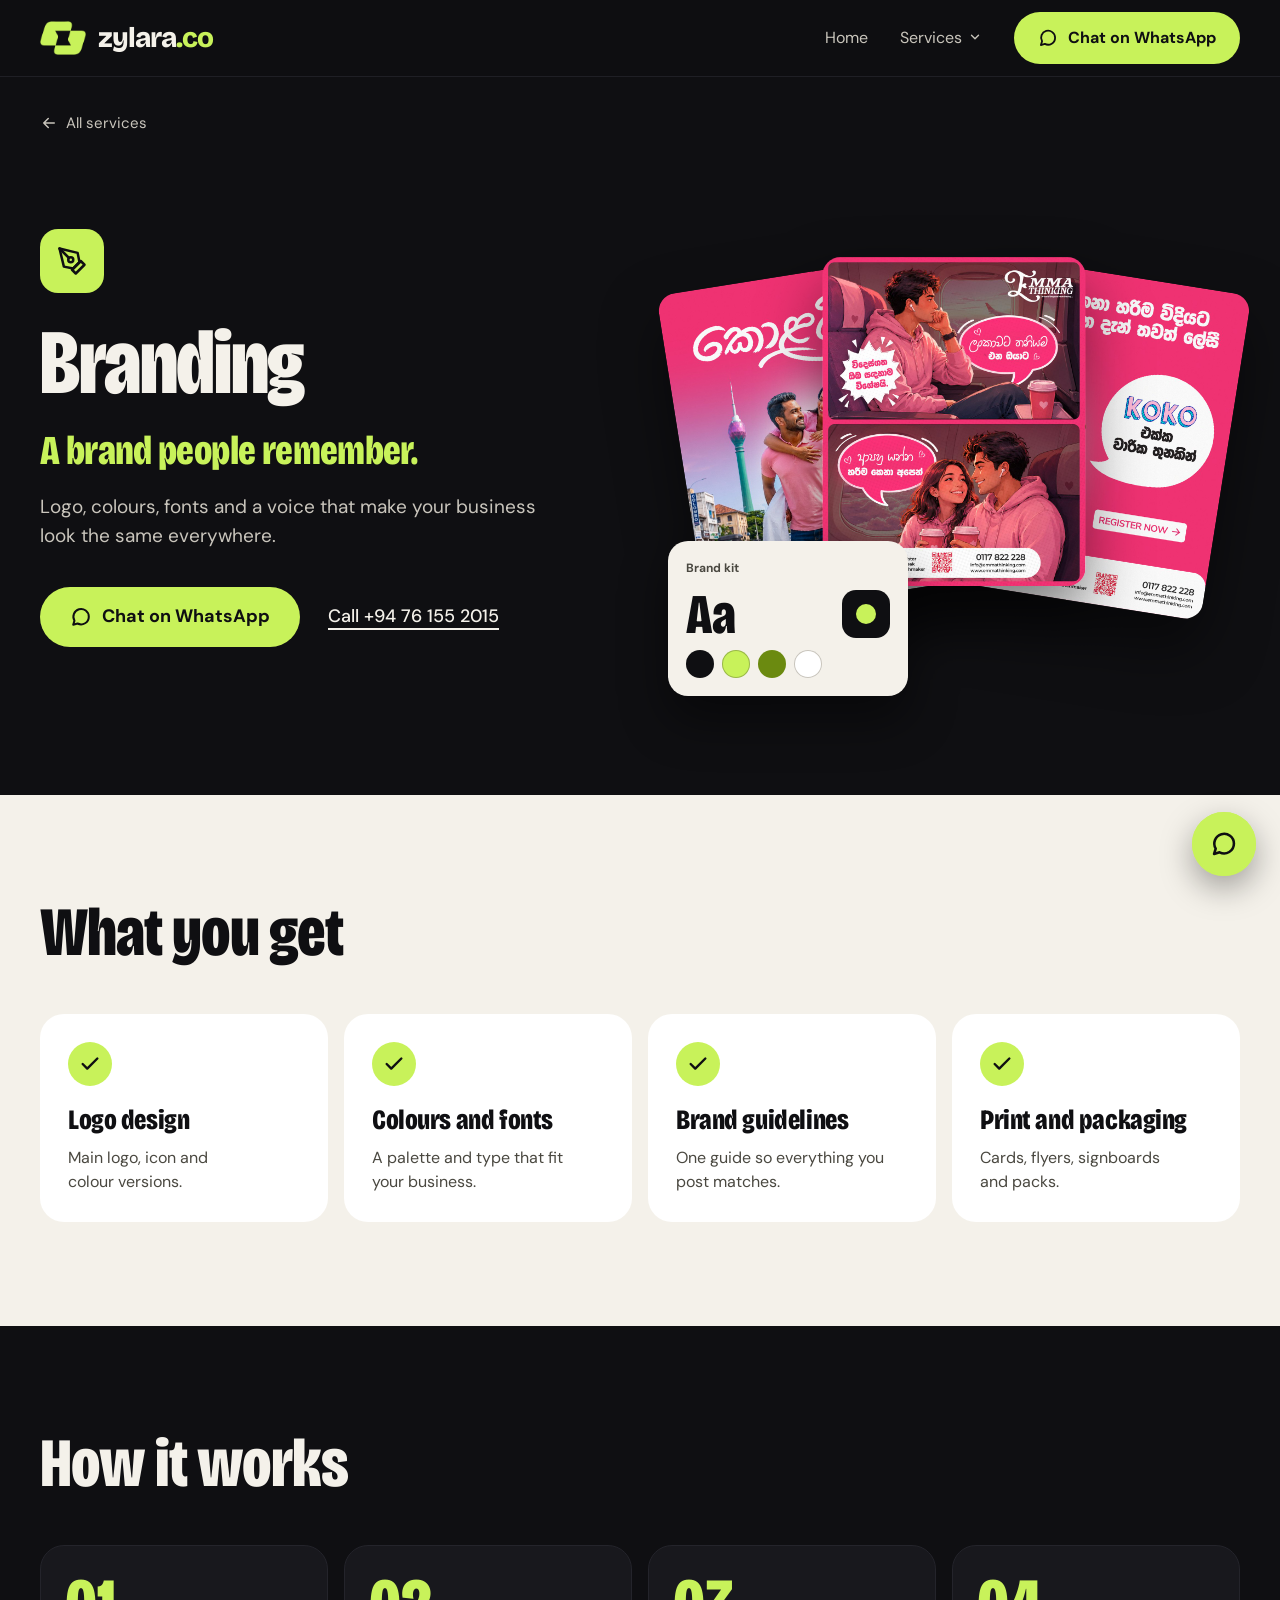
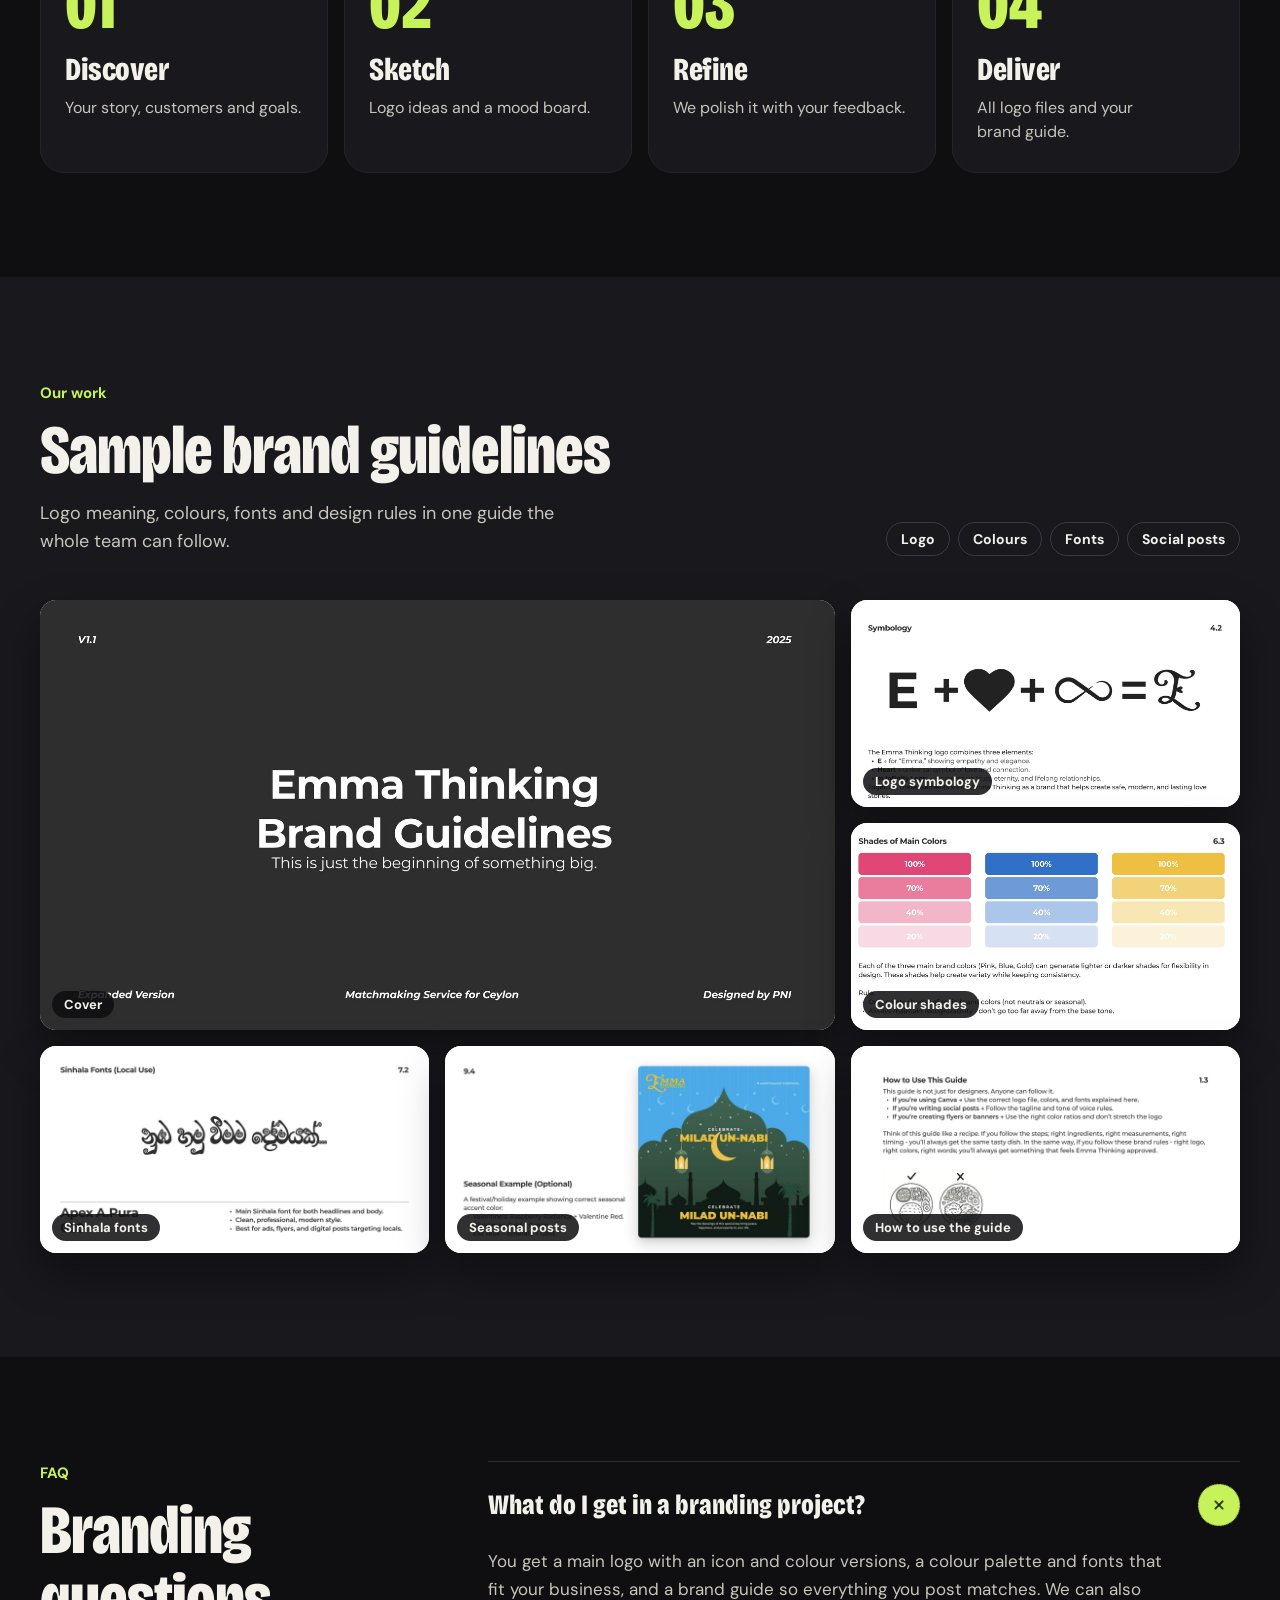
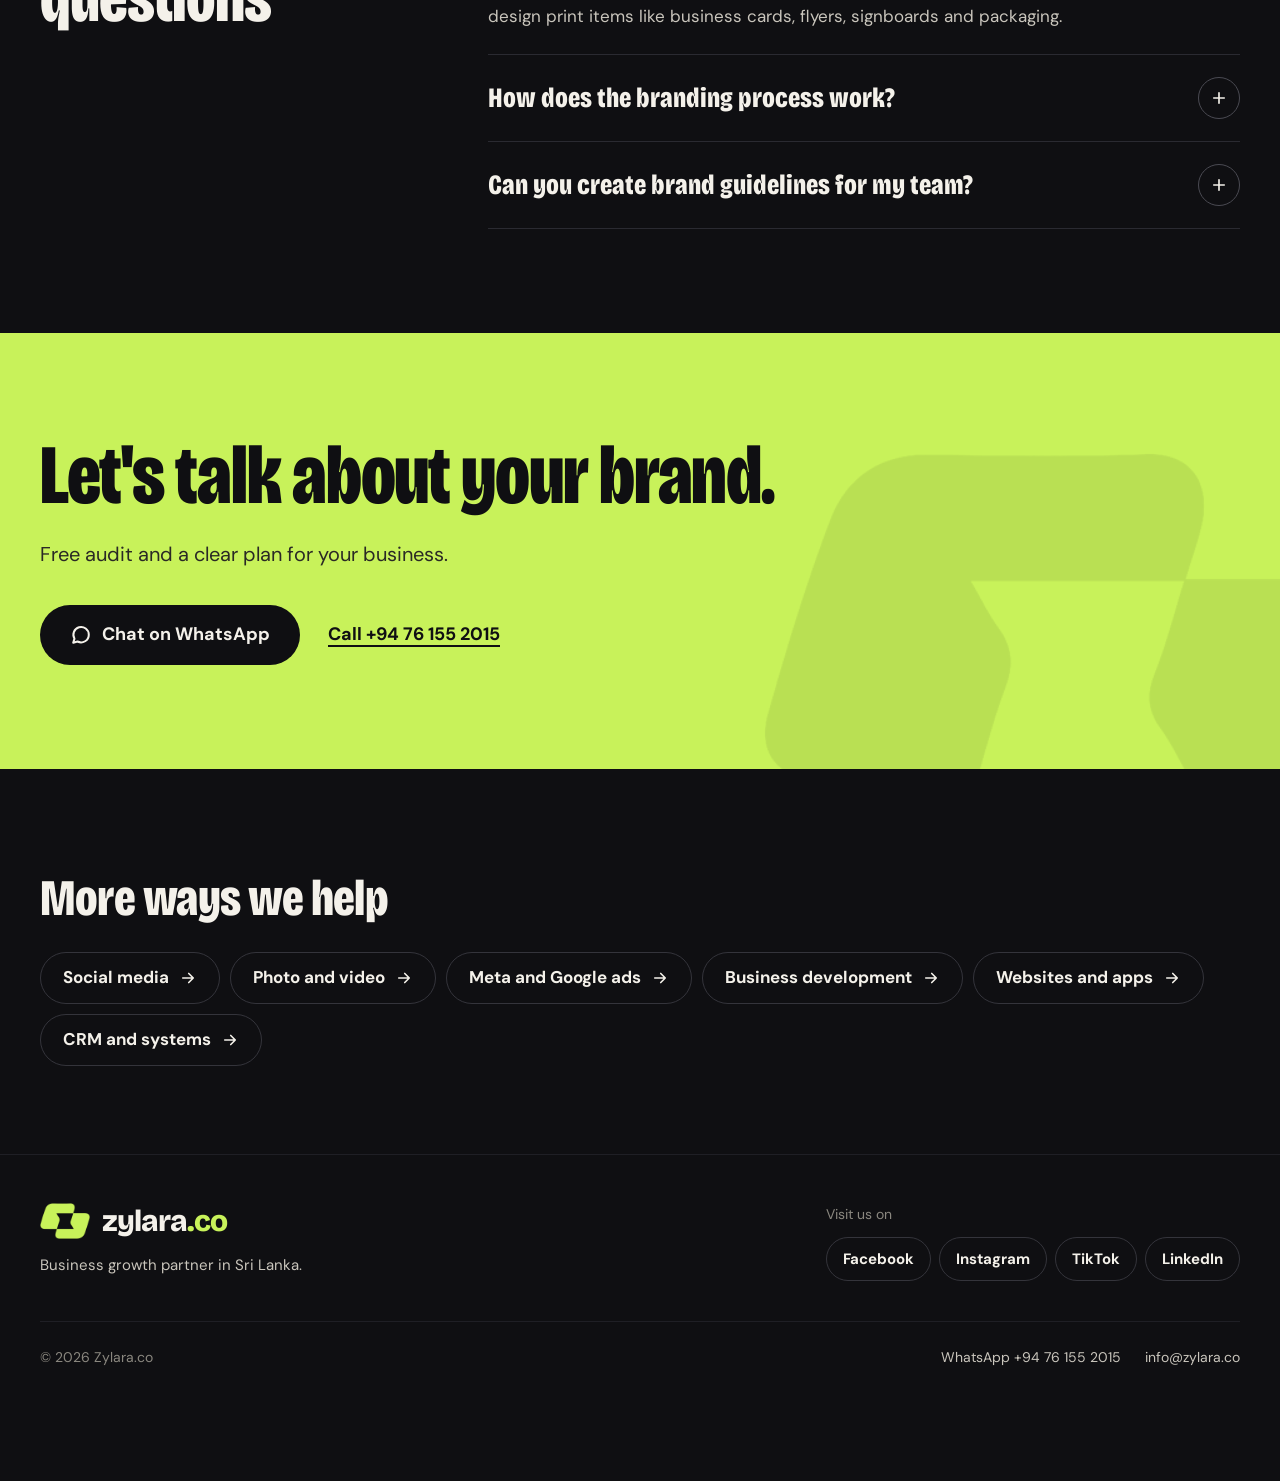
<file: branding/index.html>
<!doctype html>
<html lang="en">
<head>
<meta charset="utf-8">
<meta name="viewport" content="width=device-width, initial-scale=1">
<meta name="description" content="Logo design, colours, fonts and brand guidelines for businesses in Sri Lanka. Zylara.co builds brands people remember. Chat with us on WhatsApp.">
<meta property="og:type" content="website">
<meta property="og:site_name" content="Zylara.co">
<meta property="og:title" content="Branding and logo design in Sri Lanka | Zylara.co">
<meta property="og:description" content="Logo design, colours, fonts and brand guidelines for businesses in Sri Lanka. Zylara.co builds brands people remember. Chat with us on WhatsApp.">
<link rel="canonical" href="https://zylara.co/branding">
<meta property="og:url" content="https://zylara.co/branding">
<meta property="og:image" content="https://zylara.co/assets/images/brand/og-image.jpg">
<meta name="twitter:card" content="summary_large_image">
<meta name="theme-color" content="#0F0F12">
<link rel="icon" type="image/png" sizes="64x64" href="../assets/images/brand/favicon.png">
<link rel="apple-touch-icon" href="../assets/images/brand/apple-touch-icon.png">
<link rel="preconnect" href="https://fonts.googleapis.com">
<link rel="preconnect" href="https://fonts.gstatic.com" crossorigin>
<link href="https://fonts.googleapis.com/css2?family=Bricolage+Grotesque:opsz,wdth,wght@12..96,75..100,200..800&amp;family=DM+Sans:opsz,wght@9..40,400..700&amp;display=swap" rel="stylesheet">
<link rel="stylesheet" href="../assets/css/site.css">
<link rel="stylesheet" href="../assets/css/branding.css">
<title>Branding and logo design in Sri Lanka | Zylara.co</title>
<script type="application/ld+json">{"@context":"https://schema.org","@graph":[{"@type":"Service","@id":"https://zylara.co/branding#service","name":"Branding","serviceType":"Branding and logo design","description":"Logo design, colours, fonts and brand guidelines for businesses in Sri Lanka. Zylara.co builds brands people remember. Chat with us on WhatsApp.","url":"https://zylara.co/branding","provider":{"@type":"ProfessionalService","@id":"https://zylara.co/#org","name":"Zylara.co","url":"https://zylara.co/"},"areaServed":{"@type":"Country","name":"Sri Lanka"}},{"@type":"BreadcrumbList","itemListElement":[{"@type":"ListItem","position":1,"name":"Home","item":"https://zylara.co/"},{"@type":"ListItem","position":2,"name":"Branding","item":"https://zylara.co/branding"}]},{"@type":"FAQPage","mainEntity":[{"@type":"Question","name":"What do I get in a branding project?","acceptedAnswer":{"@type":"Answer","text":"You get a main logo with an icon and colour versions, a colour palette and fonts that fit your business, and a brand guide so everything you post matches. We can also design print items like business cards, flyers, signboards and packaging."}},{"@type":"Question","name":"How does the branding process work?","acceptedAnswer":{"@type":"Answer","text":"We start by learning your story, customers and goals. Then we share logo ideas and a mood board, refine the design with your feedback, and deliver all logo files together with your brand guide."}},{"@type":"Question","name":"Can you create brand guidelines for my team?","acceptedAnswer":{"@type":"Answer","text":"Yes. We create a clear guide that explains how to use your logo, colours, fonts and design rules, so staff, designers and printers keep every post and print item on-brand, like the Emma Thinking guide on this page."}}]}]}</script>
</head>
<body>
<div class="site " style="background: #0F0F12; color: #F4F1EA; font-family: 'DM Sans', system-ui, sans-serif; font-size: 18px; line-height: 1.6">
<a class="skip" href="#main">Skip to content</a>

<header class="site-head " style="position: sticky; top: 0; z-index: 20; background: rgba(15, 15, 18, 0.88); backdrop-filter: blur(12px); -webkit-backdrop-filter: blur(12px); border-bottom: 1px solid #1F1F25">
<div class="wrap" style="display: flex; align-items: center; justify-content: space-between; gap: 24px; min-height: 76px">
<a class="logo" href="../" aria-label="Zylara.co home" style="font-size: 28px"><img class="lmark" src="../assets/images/brand/zylara-mark.png" alt="" style="width: 46px"><span>zylara<span style="color: #C8F25A">.co</span></span></a>
<nav aria-label="Main" class="nav-links" style="align-items: center; gap: 32px; font-size: 16px">
<a class="nl" href="../">Home</a>
<div class="dd">
<a class="nl" href="../">Services<svg width="14" height="14" viewBox="0 0 24 24" fill="none" stroke="currentColor" stroke-width="2.4" stroke-linecap="round" stroke-linejoin="round" aria-hidden="true" style="margin-left: 6px; vertical-align: -1px"><path d="M6 9l6 6 6-6"></path></svg></a>
<div class="dd-menu">
<a class="on" href="../branding/" aria-current="page">Branding</a>
<a href="../social-media/">Social media</a>
<a href="../photo-video/">Photo and video</a>
<a href="../meta-google-ads/">Meta and Google ads</a>
<a href="../business-development/">Business development</a>
<a href="../websites-apps/">Websites and apps</a>
<a href="../crm-systems/">CRM and systems</a>
</div>
</div>
<a class="btn btn-volt" href="https://wa.me/94761552015?text=Hi%20Zylara%2C%20I%27d%20like%20help%20with%20branding."><svg width="20" height="20" viewBox="0 0 24 24" fill="none" stroke="currentColor" stroke-width="2.2" stroke-linecap="round" stroke-linejoin="round" aria-hidden="true"><path d="M20.5 11.6a8.4 8.4 0 0 1-12.3 7.5L3.5 20.5l1.4-4.5a8.4 8.4 0 1 1 15.6-4.4z"></path></svg>Chat on WhatsApp</a>
</nav>
<div class="hd-r"><a class="wa-sm" href="https://wa.me/94761552015?text=Hi%20Zylara%2C%20I%27d%20like%20help%20with%20branding." aria-label="Chat on WhatsApp"><svg width="22" height="22" viewBox="0 0 24 24" fill="none" stroke="currentColor" stroke-width="2.2" stroke-linecap="round" stroke-linejoin="round" aria-hidden="true"><path d="M20.5 11.6a8.4 8.4 0 0 1-12.3 7.5L3.5 20.5l1.4-4.5a8.4 8.4 0 1 1 15.6-4.4z"></path></svg></a><button class="menu-btn" type="button" aria-label="Menu" aria-expanded="false" data-act="toggleMenu" style="width: 48px; height: 48px; align-items: center; justify-content: center; border-radius: 14px; border: 1px solid #34343B; background: transparent; color: #F4F1EA; cursor: pointer">
<zy-if data-if="menuOpen" hidden><svg width="22" height="22" viewBox="0 0 24 24" fill="none" stroke="currentColor" stroke-width="2" stroke-linecap="round" aria-hidden="true"><path d="M6 6l12 12M18 6L6 18"></path></svg></zy-if>
<zy-if data-if="menuClosed"><svg width="22" height="22" viewBox="0 0 24 24" fill="none" stroke="currentColor" stroke-width="2" stroke-linecap="round" aria-hidden="true"><path d="M4 7h16M4 12h16M4 17h16"></path></svg></zy-if>
</button></div>
</div>
<zy-if data-if="menuOpen" hidden>
<div class="mobile-panel" style="border-top: 1px solid #1F1F25">
<nav aria-label="Mobile" class="wrap" style="display: flex; flex-direction: column; padding-top: 8px; padding-bottom: 28px">
<a class="display mlink" href="../" data-act="closeMenu">Home</a>
<p class="m-lbl">Services</p>
<div class="m-svc"><a class="on" aria-current="page" href="../branding/" data-act="closeMenu">Branding</a><a href="../social-media/" data-act="closeMenu">Social media</a><a href="../photo-video/" data-act="closeMenu">Photo and video</a><a href="../meta-google-ads/" data-act="closeMenu">Meta and Google ads</a><a href="../business-development/" data-act="closeMenu">Business development</a><a href="../websites-apps/" data-act="closeMenu">Websites and apps</a><a href="../crm-systems/" data-act="closeMenu">CRM and systems</a></div>
<a class="display mlink" href="#faq" data-act="closeMenu">Questions</a>
<a class="btn btn-lg btn-volt" href="https://wa.me/94761552015?text=Hi%20Zylara%2C%20I%27d%20like%20help%20with%20branding." style="margin-top: 24px"><svg width="22" height="22" viewBox="0 0 24 24" fill="none" stroke="currentColor" stroke-width="2.2" stroke-linecap="round" stroke-linejoin="round" aria-hidden="true"><path d="M20.5 11.6a8.4 8.4 0 0 1-12.3 7.5L3.5 20.5l1.4-4.5a8.4 8.4 0 1 1 15.6-4.4z"></path></svg>Chat on WhatsApp</a>
</nav>
</div>
</zy-if>
</header>

<main id="main">

<section>
<div class="wrap" style="padding-top: 24px; padding-bottom: 88px">
<a class="crumb" href="../"><svg width="18" height="18" viewBox="0 0 24 24" fill="none" stroke="currentColor" stroke-width="2" stroke-linecap="round" stroke-linejoin="round" aria-hidden="true"><path d="M19 12H5M11 18l-6-6 6-6"></path></svg>All services</a>
<div style="display: flex; flex-wrap: wrap; align-items: center; gap: 48px 56px; margin-top: 24px">
<div style="flex: 1 1 480px; min-width: 0">
<span class="tile fade-in"><svg width="30" height="30" viewBox="0 0 24 24" fill="none" stroke="currentColor" stroke-width="2" stroke-linecap="round" stroke-linejoin="round" aria-hidden="true"><path d="M12 19l7-7 3 3-7 7-3-3z"></path><path d="M18 13l-1.5-7.5L2 2l3.5 14.5L13 18l5-5z"></path><path d="M2 2l7.6 7.6"></path><circle cx="11" cy="11" r="2"></circle></svg></span>
<h1 class="display" style="margin: 28px 0 0; font-size: clamp(60px, 7.2vw, 104px); line-height: 0.92"><span class="line"><span>Branding</span></span></h1>
<p class="display fade-in" style="margin: 18px 0 0; font-size: clamp(30px, 3.2vw, 44px); line-height: 1.05; color: #C8F25A">A brand people remember.</p>
<p class="fade-in" style="margin: 20px 0 0; max-width: 520px; font-size: 19px; line-height: 1.55; color: #C9C5BC">Logo, colours, fonts and a voice that make your business look the same everywhere.</p>
<div class="fade-in" style="display: flex; flex-wrap: wrap; align-items: center; gap: 14px 28px; margin-top: 36px">
<a class="btn btn-lg btn-volt" href="https://wa.me/94761552015?text=Hi%20Zylara%2C%20I%27d%20like%20help%20with%20branding."><svg width="22" height="22" viewBox="0 0 24 24" fill="none" stroke="currentColor" stroke-width="2.2" stroke-linecap="round" stroke-linejoin="round" aria-hidden="true"><path d="M20.5 11.6a8.4 8.4 0 0 1-12.3 7.5L3.5 20.5l1.4-4.5a8.4 8.4 0 1 1 15.6-4.4z"></path></svg>Chat on WhatsApp</a>
<a class="link-under" href="tel:+94761552015">Call +94 76 155 2015</a>
</div>
</div>
<div class="vis" data-par="0.07" aria-hidden="true" style="flex: 1 1 480px; min-width: 0">
<div class="zb">
<div class="zb-t zb-big"><img class="zb-i zb-i0" src="../assets/images/posts/emma-matchmaking.jpg" alt="" loading="lazy"><img class="zb-i zb-i1" src="../assets/images/posts/emma-colombo-couple.jpg" alt="" loading="lazy"><img class="zb-i zb-i2" src="../assets/images/posts/emma-koko-plan.jpg" alt="" loading="lazy"><span class="zb-bars"><i><b></b></i><i><b></b></i><i><b></b></i></span></div>
<div class="zb-t zb-type"><span class="zb-aa">Aa</span><span class="zb-cap">Fonts</span></div>
<div class="zb-t zb-pal"><span class="zb-sw"><i></i><i></i><i></i><i></i></span><span class="zb-cap">Colours</span></div>
</div>
<div class="fan">
<img class="f1" src="../assets/images/posts/emma-colombo-couple.jpg" alt="">
<img class="f3" src="../assets/images/posts/emma-koko-plan.jpg" alt="">
<img class="f2" src="../assets/images/posts/emma-matchmaking.jpg" alt="">
</div>
<div class="kit bob">
<span style="font-size: 12px; font-weight: 700; color: #4A4840">Brand kit</span>
<div style="display: flex; align-items: flex-end; justify-content: space-between; gap: 12px"><span class="aa">Aa</span><span style="width: 48px; height: 48px; flex: none; border-radius: 14px; background: #0F0F12; display: flex; align-items: center; justify-content: center"><span style="width: 20px; height: 20px; border-radius: 50%; background: #C8F25A"></span></span></div>
<div class="sw"><i style="background: #0F0F12"></i><i style="background: #C8F25A; box-shadow: inset 0 0 0 1px rgba(15, 15, 18, 0.25)"></i><i style="background: #6B8A10"></i><i style="background: #FFFFFF; box-shadow: inset 0 0 0 1px #C9C5BC"></i></div>
</div>
<div class="lv"><span class="lv-ic"><svg width="18" height="18" viewBox="0 0 24 24" fill="none" stroke="currentColor" stroke-width="2" stroke-linecap="round" stroke-linejoin="round"><path d="M12 19l7-7 3 3-7 7-3-3z"></path><path d="M18 13l-1.5-7.5L2 2l3.5 14.5L13 18l5-5z"></path><path d="M2 2l7.6 7.6"></path><circle cx="11" cy="11" r="2"></circle></svg></span><span class="lv-msgs"><span class="lv-m lv-m0"><b>Logo ready</b><small>for your review</small></span><span class="lv-m lv-m1"><b>Brand colours</b><small>set for every post</small></span><span class="lv-m lv-m2"><b>Brand guide</b><small>shared with your team</small></span></span><span class="lv-now">Just now</span></div>
</div>
</div>
</div>
</section>

<section class="sec" style="background: #F4F1EA; color: #0F0F12">
<div class="wrap">
<div class="reveal" style="display: flex; flex-wrap: wrap; justify-content: space-between; align-items: flex-end; gap: 16px 40px">
<h2 class="display h2">What you get</h2>

</div>
<div class="gets reveal">
<article class="get"><span class="tick"><svg width="22" height="22" viewBox="0 0 24 24" fill="none" stroke="currentColor" stroke-width="2.6" stroke-linecap="round" stroke-linejoin="round" aria-hidden="true"><path d="M4 12l5 5L20 6"></path></svg></span><h3 class="display">Logo design</h3><p>Main logo, icon and colour versions.</p></article>
<article class="get"><span class="tick"><svg width="22" height="22" viewBox="0 0 24 24" fill="none" stroke="currentColor" stroke-width="2.6" stroke-linecap="round" stroke-linejoin="round" aria-hidden="true"><path d="M4 12l5 5L20 6"></path></svg></span><h3 class="display">Colours and fonts</h3><p>A palette and type that fit your business.</p></article>
<article class="get"><span class="tick"><svg width="22" height="22" viewBox="0 0 24 24" fill="none" stroke="currentColor" stroke-width="2.6" stroke-linecap="round" stroke-linejoin="round" aria-hidden="true"><path d="M4 12l5 5L20 6"></path></svg></span><h3 class="display">Brand guidelines</h3><p>One guide so everything you post matches.</p></article>
<article class="get"><span class="tick"><svg width="22" height="22" viewBox="0 0 24 24" fill="none" stroke="currentColor" stroke-width="2.6" stroke-linecap="round" stroke-linejoin="round" aria-hidden="true"><path d="M4 12l5 5L20 6"></path></svg></span><h3 class="display">Print and packaging</h3><p>Cards, flyers, signboards and packs.</p></article>
</div>
</div>
</section>

<section class="sec">
<div class="wrap">
<h2 class="display h2 reveal">How it works</h2>
<ol class="steps reveal">
<li class="st"><span class="n">01</span><h3 class="display">Discover</h3><p>Your story, customers and goals.</p></li>
<li class="st"><span class="n">02</span><h3 class="display">Sketch</h3><p>Logo ideas and a mood board.</p></li>
<li class="st"><span class="n">03</span><h3 class="display">Refine</h3><p>We polish it with your feedback.</p></li>
<li class="st"><span class="n">04</span><h3 class="display">Deliver</h3><p>All logo files and your brand guide.</p></li>
</ol>
</div>
</section>

<section class="sec" id="brand-book" style="background: #18181D">
<div class="wrap">
<div class="reveal" style="display: flex; flex-wrap: wrap; justify-content: space-between; align-items: flex-end; gap: 20px 48px">
<div style="min-width: 0">
<p style="margin: 0 0 12px; font-size: 15px; font-weight: 700; color: #C8F25A">Our work</p>
<h2 class="display h2">Sample brand guidelines</h2>
<p style="margin: 16px 0 0; max-width: 560px; font-size: 18px; line-height: 1.55; color: #C9C5BC">Logo meaning, colours, fonts and design rules in one guide the whole team can follow.</p>
</div>
<div style="display: flex; flex-wrap: wrap; gap: 8px"><span class="pill">Logo</span><span class="pill">Colours</span><span class="pill">Fonts</span><span class="pill">Social posts</span></div>
</div>
<div class="bk reveal">
<button type="button" class="bk-p" data-act="lb" data-i="0" data-name="Emma Thinking brand guidelines" data-what="Cover" data-total="6" aria-label="View Cover page"><img src="../assets/images/brand-guidelines/cover.jpg" alt="Emma Thinking brand guidelines cover" loading="lazy"><span class="bk-tag">Cover</span></button><button type="button" class="bk-p" data-act="lb" data-i="1" data-name="Emma Thinking brand guidelines" data-what="Logo symbology" data-total="6" aria-label="View Logo symbology page"><img src="../assets/images/brand-guidelines/logo-symbology.jpg" alt="Emma Thinking brand guidelines logo symbology page" loading="lazy"><span class="bk-tag">Logo symbology</span></button><button type="button" class="bk-p" data-act="lb" data-i="2" data-name="Emma Thinking brand guidelines" data-what="Colour shades" data-total="6" aria-label="View Colour shades page"><img src="../assets/images/brand-guidelines/colour-shades.jpg" alt="Emma Thinking brand guidelines colour shades page" loading="lazy"><span class="bk-tag">Colour shades</span></button><button type="button" class="bk-p" data-act="lb" data-i="3" data-name="Emma Thinking brand guidelines" data-what="Sinhala fonts" data-total="6" aria-label="View Sinhala fonts page"><img src="../assets/images/brand-guidelines/sinhala-fonts.jpg" alt="Emma Thinking brand guidelines Sinhala fonts page" loading="lazy"><span class="bk-tag">Sinhala fonts</span></button><button type="button" class="bk-p" data-act="lb" data-i="4" data-name="Emma Thinking brand guidelines" data-what="Seasonal posts" data-total="6" aria-label="View Seasonal posts page"><img src="../assets/images/brand-guidelines/seasonal-posts.jpg" alt="Emma Thinking brand guidelines seasonal post example page" loading="lazy"><span class="bk-tag">Seasonal posts</span></button><button type="button" class="bk-p" data-act="lb" data-i="5" data-name="Emma Thinking brand guidelines" data-what="How to use the guide" data-total="6" aria-label="View How to use the guide page"><img src="../assets/images/brand-guidelines/how-to-use.jpg" alt="Emma Thinking brand guidelines how to use page" loading="lazy"><span class="bk-tag">How to use the guide</span></button>
</div>
</div>
</section>

<section class="sec" id="faq" style="background: #0F0F12">
<div class="wrap" style="display: flex; flex-wrap: wrap; gap: 32px 72px; align-items: flex-start">
<div class="reveal" style="flex: 1 1 280px; min-width: 0">
<p style="margin: 0 0 12px; font-size: 15px; font-weight: 700; color: #C8F25A">FAQ</p>
<h2 class="display h2">Branding questions</h2>
</div>
<div class="qa reveal" style="flex: 2 1 560px; min-width: 0">
<details open>
<summary>What do I get in a branding project?<span class="plus" aria-hidden="true"><svg width="18" height="18" viewBox="0 0 24 24" fill="none" stroke="currentColor" stroke-width="2.2" stroke-linecap="round"><path d="M12 5v14M5 12h14"></path></svg></span></summary>
<p>You get a main logo with an icon and colour versions, a colour palette and fonts that fit your business, and a brand guide so everything you post matches. We can also design print items like business cards, flyers, signboards and packaging.</p>
</details>
<details>
<summary>How does the branding process work?<span class="plus" aria-hidden="true"><svg width="18" height="18" viewBox="0 0 24 24" fill="none" stroke="currentColor" stroke-width="2.2" stroke-linecap="round"><path d="M12 5v14M5 12h14"></path></svg></span></summary>
<p>We start by learning your story, customers and goals. Then we share logo ideas and a mood board, refine the design with your feedback, and deliver all logo files together with your brand guide.</p>
</details>
<details>
<summary>Can you create brand guidelines for my team?<span class="plus" aria-hidden="true"><svg width="18" height="18" viewBox="0 0 24 24" fill="none" stroke="currentColor" stroke-width="2.2" stroke-linecap="round"><path d="M12 5v14M5 12h14"></path></svg></span></summary>
<p>Yes. We create a clear guide that explains how to use your logo, colours, fonts and design rules, so staff, designers and printers keep every post and print item on-brand, like the Emma Thinking guide on this page.</p>
</details>
</div>
</div>
</section>

<section style="background: #C8F25A; color: #0F0F12; position: relative; overflow: hidden">
<img class="big-z" src="../assets/images/brand/zylara-mark-dark.png" alt="" aria-hidden="true">
<div class="wrap sec" style="position: relative">
<h2 class="display reveal" style="margin: 0; max-width: 900px; font-size: clamp(52px, 6.6vw, 104px); line-height: 0.92">Let's talk about your brand.</h2>
<p style="margin: 24px 0 0; max-width: 520px; font-size: 20px; line-height: 1.5; color: #2A2925">Free audit and a clear plan for your business.</p>
<div style="display: flex; flex-wrap: wrap; align-items: center; gap: 16px 28px; margin-top: 36px">
<a class="btn btn-lg btn-ink" href="https://wa.me/94761552015?text=Hi%20Zylara%2C%20I%27d%20like%20help%20with%20branding."><svg width="22" height="22" viewBox="0 0 24 24" fill="none" stroke="currentColor" stroke-width="2.2" stroke-linecap="round" stroke-linejoin="round" aria-hidden="true"><path d="M20.5 11.6a8.4 8.4 0 0 1-12.3 7.5L3.5 20.5l1.4-4.5a8.4 8.4 0 1 1 15.6-4.4z"></path></svg>Chat on WhatsApp</a>
<a class="ink-link" href="tel:+94761552015">Call +94 76 155 2015</a>
</div>
</div>
</section>

<section class="sec" style="padding-bottom: 88px">
<div class="wrap">
<h2 class="display reveal" style="margin: 0; font-size: clamp(36px, 4vw, 56px); line-height: 1">More ways we help</h2>
<nav class="chips reveal" aria-label="Other services">
<a class="chip" href="../social-media/">Social media<svg width="18" height="18" viewBox="0 0 24 24" fill="none" stroke="currentColor" stroke-width="2.2" stroke-linecap="round" stroke-linejoin="round" aria-hidden="true"><path d="M5 12h14M13 6l6 6-6 6"></path></svg></a>
<a class="chip" href="../photo-video/">Photo and video<svg width="18" height="18" viewBox="0 0 24 24" fill="none" stroke="currentColor" stroke-width="2.2" stroke-linecap="round" stroke-linejoin="round" aria-hidden="true"><path d="M5 12h14M13 6l6 6-6 6"></path></svg></a>
<a class="chip" href="../meta-google-ads/">Meta and Google ads<svg width="18" height="18" viewBox="0 0 24 24" fill="none" stroke="currentColor" stroke-width="2.2" stroke-linecap="round" stroke-linejoin="round" aria-hidden="true"><path d="M5 12h14M13 6l6 6-6 6"></path></svg></a>
<a class="chip" href="../business-development/">Business development<svg width="18" height="18" viewBox="0 0 24 24" fill="none" stroke="currentColor" stroke-width="2.2" stroke-linecap="round" stroke-linejoin="round" aria-hidden="true"><path d="M5 12h14M13 6l6 6-6 6"></path></svg></a>
<a class="chip" href="../websites-apps/">Websites and apps<svg width="18" height="18" viewBox="0 0 24 24" fill="none" stroke="currentColor" stroke-width="2.2" stroke-linecap="round" stroke-linejoin="round" aria-hidden="true"><path d="M5 12h14M13 6l6 6-6 6"></path></svg></a>
<a class="chip" href="../crm-systems/">CRM and systems<svg width="18" height="18" viewBox="0 0 24 24" fill="none" stroke="currentColor" stroke-width="2.2" stroke-linecap="round" stroke-linejoin="round" aria-hidden="true"><path d="M5 12h14M13 6l6 6-6 6"></path></svg></a>
</nav>
</div>
</section>

</main>

<footer style="border-top: 1px solid #1F1F25">
<div class="wrap" style="padding-top: 48px; padding-bottom: 112px">
<div style="display: flex; flex-wrap: wrap; justify-content: space-between; align-items: flex-start; gap: 32px 48px">
<div style="display: flex; flex-direction: column; gap: 14px">
<a class="logo" href="../" aria-label="Zylara.co home" style="font-size: 30px"><img class="lmark" src="../assets/images/brand/zylara-mark.png" alt="" style="width: 50px"><span>zylara<span style="color: #C8F25A">.co</span></span></a>
<p style="margin: 0; font-size: 15px; line-height: 1.6; color: #C9C5BC">Business growth partner in Sri Lanka.</p>
</div>
<div style="display: flex; flex-direction: column; gap: 12px">
<span style="font-size: 14px; color: #8A877F">Visit us on</span>
<div style="display: flex; flex-wrap: wrap; gap: 8px"><a class="soc-d" href="#">Facebook</a><a class="soc-d" href="#">Instagram</a><a class="soc-d" href="#">TikTok</a><a class="soc-d" href="#">LinkedIn</a></div>
</div>
</div>
<div style="display: flex; flex-wrap: wrap; justify-content: space-between; align-items: center; gap: 12px 24px; margin-top: 40px; padding-top: 24px; border-top: 1px solid #1F1F25; font-size: 14px; color: #8A877F">
<span>© 2026 Zylara.co</span>
<div style="display: flex; flex-wrap: wrap; gap: 8px 24px"><a class="fl" href="https://wa.me/94761552015">WhatsApp +94 76 155 2015</a><a class="fl" href="mailto:info@zylara.co">info@zylara.co</a></div>
</div>
</div>
</footer>

<zy-if data-if="lbOpen" hidden>
<div class="lb lb-wide" role="dialog" aria-modal="true" aria-label="Brand guideline page">
<button type="button" class="lb-bg" aria-label="Close preview" data-act="closeLb"></button>
<figure class="lb-fig"><img data-ba-src="src" data-ba-alt="alt"><figcaption><b data-bt="name"></b><i data-bt="what"></i><span data-bt="pos"></span></figcaption></figure>
<button type="button" class="lb-nav lb-prev" aria-label="Previous" data-act="prevLb"><svg width="22" height="22" viewBox="0 0 24 24" fill="none" stroke="currentColor" stroke-width="2.4" stroke-linecap="round" stroke-linejoin="round" aria-hidden="true"><path d="M15 18l-6-6 6-6"></path></svg></button>
<button type="button" class="lb-nav lb-next" aria-label="Next" data-act="nextLb"><svg width="22" height="22" viewBox="0 0 24 24" fill="none" stroke="currentColor" stroke-width="2.4" stroke-linecap="round" stroke-linejoin="round" aria-hidden="true"><path d="M9 18l6-6-6-6"></path></svg></button>
<button type="button" class="lb-x" aria-label="Close preview" data-act="closeLb"><svg width="22" height="22" viewBox="0 0 24 24" fill="none" stroke="currentColor" stroke-width="2.4" stroke-linecap="round" aria-hidden="true"><path d="M6 6l12 12M18 6L6 18"></path></svg></button>
</div>
</zy-if>
<a class="fab " href="https://wa.me/94761552015?text=Hi%20Zylara%2C%20I%27d%20like%20help%20with%20branding." aria-label="Chat on WhatsApp"><svg width="28" height="28" viewBox="0 0 24 24" fill="none" stroke="currentColor" stroke-width="2.2" stroke-linecap="round" stroke-linejoin="round" aria-hidden="true"><path d="M20.5 11.6a8.4 8.4 0 0 1-12.3 7.5L3.5 20.5l1.4-4.5a8.4 8.4 0 1 1 15.6-4.4z"></path></svg></a>
</div>
<script src="../assets/js/site.js" defer></script>
</body>
</html>
</file>
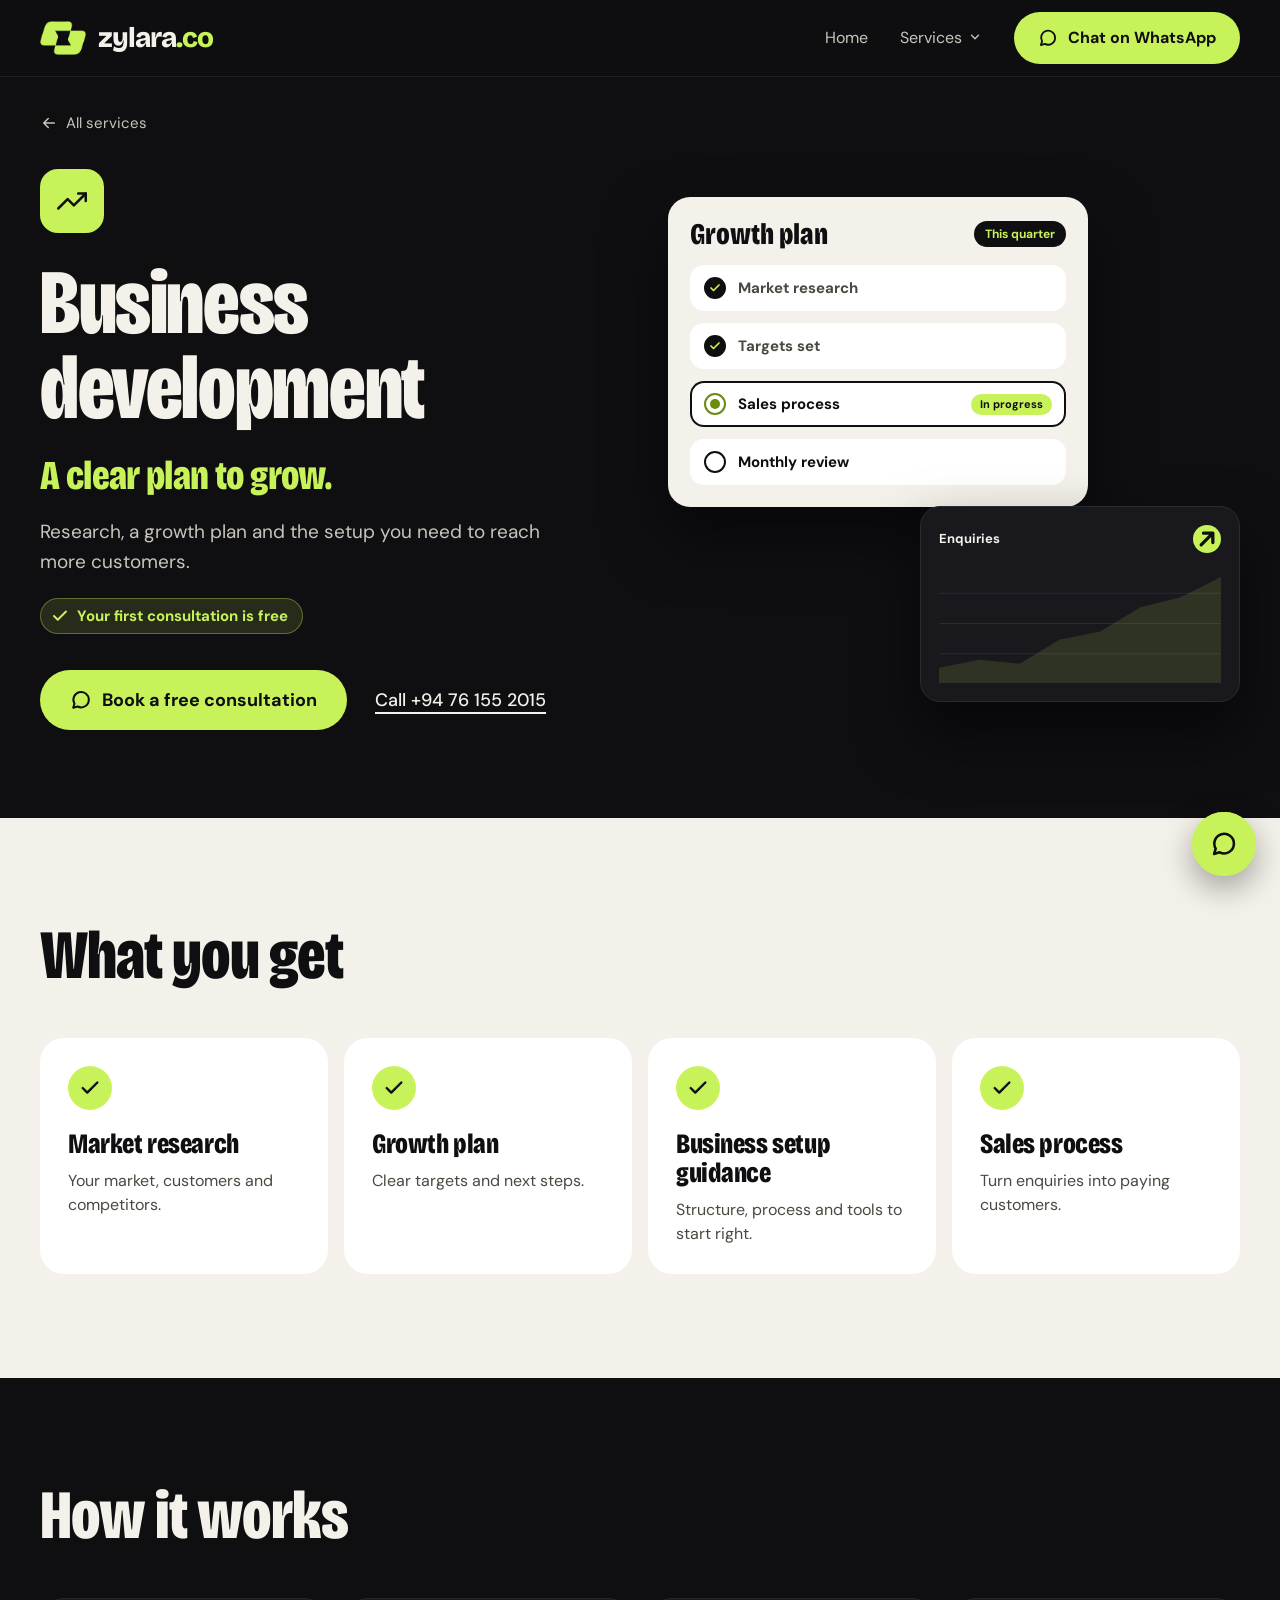
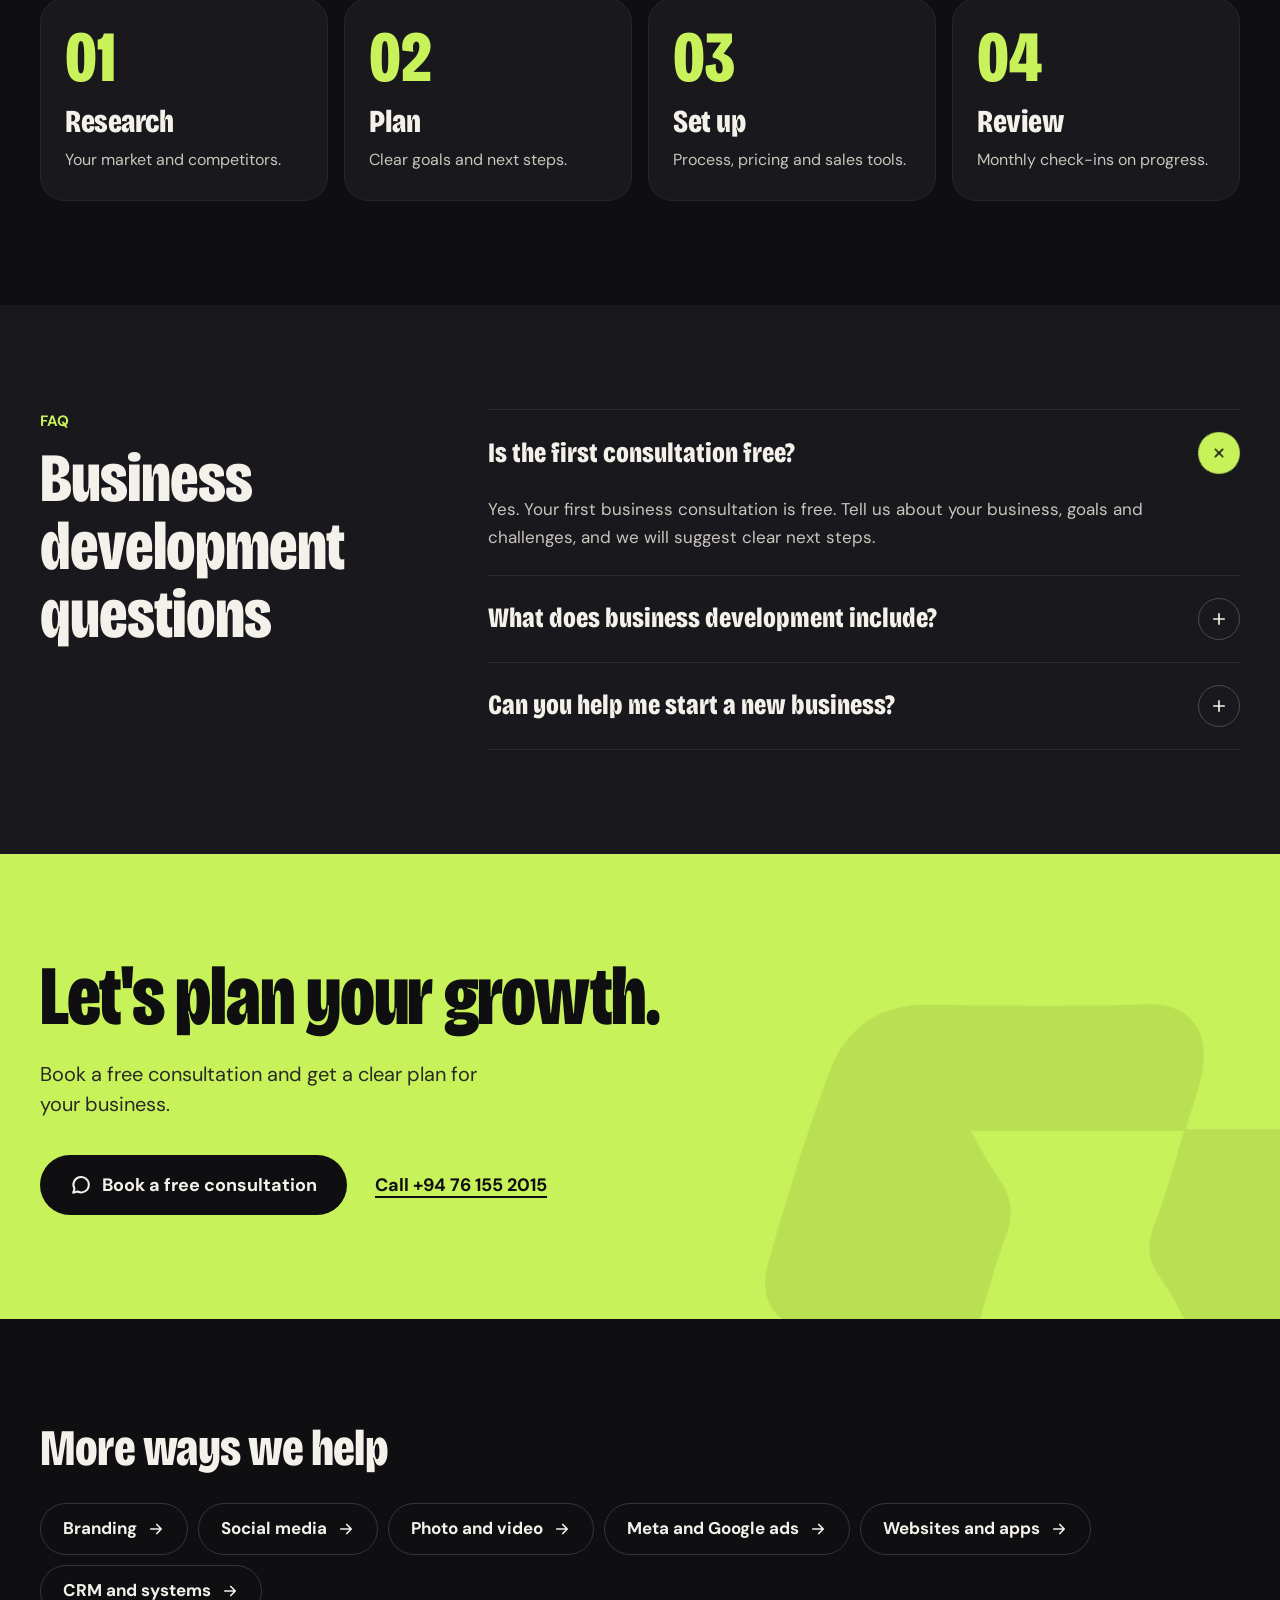
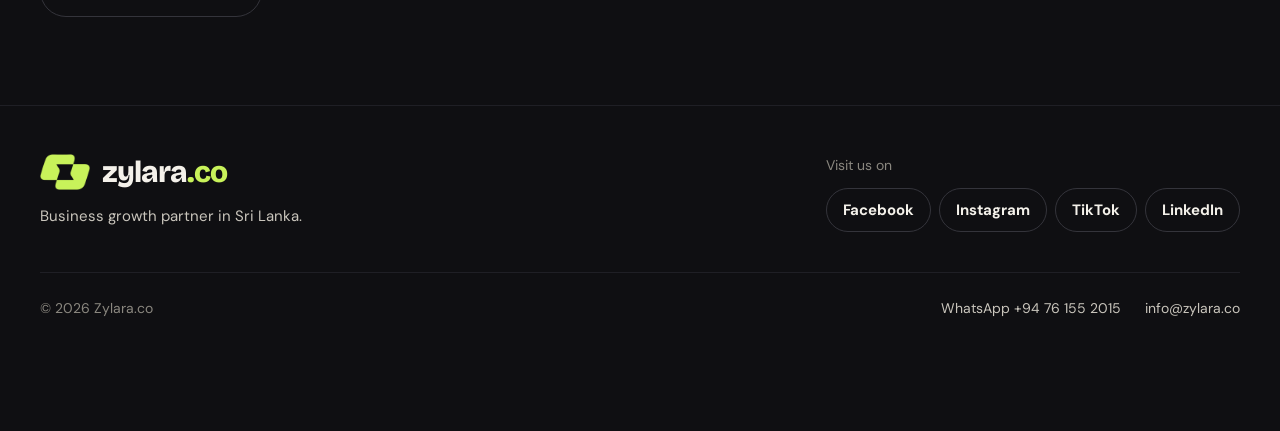
<file: business-development/index.html>
<!doctype html>
<html lang="en">
<head>
<meta charset="utf-8">
<meta name="viewport" content="width=device-width, initial-scale=1">
<meta name="description" content="Market research, growth plans, business setup guidance and sales process for businesses in Sri Lanka. Book a free consultation with Zylara.co.">
<meta property="og:type" content="website">
<meta property="og:site_name" content="Zylara.co">
<meta property="og:title" content="Business development consulting in Sri Lanka | Zylara.co">
<meta property="og:description" content="Market research, growth plans, business setup guidance and sales process for businesses in Sri Lanka. Book a free consultation with Zylara.co.">
<link rel="canonical" href="https://zylara.co/business-development">
<meta property="og:url" content="https://zylara.co/business-development">
<meta property="og:image" content="https://zylara.co/assets/images/brand/og-image.jpg">
<meta name="twitter:card" content="summary_large_image">
<meta name="theme-color" content="#0F0F12">
<link rel="icon" type="image/png" sizes="64x64" href="../assets/images/brand/favicon.png">
<link rel="apple-touch-icon" href="../assets/images/brand/apple-touch-icon.png">
<link rel="preconnect" href="https://fonts.googleapis.com">
<link rel="preconnect" href="https://fonts.gstatic.com" crossorigin>
<link href="https://fonts.googleapis.com/css2?family=Bricolage+Grotesque:opsz,wdth,wght@12..96,75..100,200..800&amp;family=DM+Sans:opsz,wght@9..40,400..700&amp;display=swap" rel="stylesheet">
<link rel="stylesheet" href="../assets/css/site.css">
<link rel="stylesheet" href="../assets/css/business-development.css">
<title>Business development consulting in Sri Lanka | Zylara.co</title>
<script type="application/ld+json">{"@context":"https://schema.org","@graph":[{"@type":"Service","@id":"https://zylara.co/business-development#service","name":"Business development","serviceType":"Business development consulting","description":"Market research, growth plans, business setup guidance and sales process for businesses in Sri Lanka. Book a free consultation with Zylara.co.","url":"https://zylara.co/business-development","provider":{"@type":"ProfessionalService","@id":"https://zylara.co/#org","name":"Zylara.co","url":"https://zylara.co/"},"areaServed":{"@type":"Country","name":"Sri Lanka"}},{"@type":"BreadcrumbList","itemListElement":[{"@type":"ListItem","position":1,"name":"Home","item":"https://zylara.co/"},{"@type":"ListItem","position":2,"name":"Business development","item":"https://zylara.co/business-development"}]},{"@type":"FAQPage","mainEntity":[{"@type":"Question","name":"Is the first consultation free?","acceptedAnswer":{"@type":"Answer","text":"Yes. Your first business consultation is free. Tell us about your business, goals and challenges, and we will suggest clear next steps."}},{"@type":"Question","name":"What does business development include?","acceptedAnswer":{"@type":"Answer","text":"Market research on your customers and competitors, a growth plan with clear targets and next steps, business setup guidance on structure, process and tools, and a sales process that turns enquiries into paying customers."}},{"@type":"Question","name":"Can you help me start a new business?","acceptedAnswer":{"@type":"Answer","text":"Yes. We guide new businesses on structure, process, pricing and sales tools so you start the right way, then hold monthly check-ins to review progress."}}]}]}</script>
</head>
<body>
<div class="site " style="background: #0F0F12; color: #F4F1EA; font-family: 'DM Sans', system-ui, sans-serif; font-size: 18px; line-height: 1.6">
<a class="skip" href="#main">Skip to content</a>

<header class="site-head " style="position: sticky; top: 0; z-index: 20; background: rgba(15, 15, 18, 0.88); backdrop-filter: blur(12px); -webkit-backdrop-filter: blur(12px); border-bottom: 1px solid #1F1F25">
<div class="wrap" style="display: flex; align-items: center; justify-content: space-between; gap: 24px; min-height: 76px">
<a class="logo" href="../" aria-label="Zylara.co home" style="font-size: 28px"><img class="lmark" src="../assets/images/brand/zylara-mark.png" alt="" style="width: 46px"><span>zylara<span style="color: #C8F25A">.co</span></span></a>
<nav aria-label="Main" class="nav-links" style="align-items: center; gap: 32px; font-size: 16px">
<a class="nl" href="../">Home</a>
<div class="dd">
<a class="nl" href="../">Services<svg width="14" height="14" viewBox="0 0 24 24" fill="none" stroke="currentColor" stroke-width="2.4" stroke-linecap="round" stroke-linejoin="round" aria-hidden="true" style="margin-left: 6px; vertical-align: -1px"><path d="M6 9l6 6 6-6"></path></svg></a>
<div class="dd-menu">
<a href="../branding/">Branding</a>
<a href="../social-media/">Social media</a>
<a href="../photo-video/">Photo and video</a>
<a href="../meta-google-ads/">Meta and Google ads</a>
<a class="on" href="../business-development/" aria-current="page">Business development</a>
<a href="../websites-apps/">Websites and apps</a>
<a href="../crm-systems/">CRM and systems</a>
</div>
</div>
<a class="btn btn-volt" href="https://wa.me/94761552015?text=Hi%20Zylara%2C%20I%27d%20like%20a%20free%20business%20consultation."><svg width="20" height="20" viewBox="0 0 24 24" fill="none" stroke="currentColor" stroke-width="2.2" stroke-linecap="round" stroke-linejoin="round" aria-hidden="true"><path d="M20.5 11.6a8.4 8.4 0 0 1-12.3 7.5L3.5 20.5l1.4-4.5a8.4 8.4 0 1 1 15.6-4.4z"></path></svg>Chat on WhatsApp</a>
</nav>
<div class="hd-r"><a class="wa-sm" href="https://wa.me/94761552015?text=Hi%20Zylara%2C%20I%27d%20like%20a%20free%20business%20consultation." aria-label="Chat on WhatsApp"><svg width="22" height="22" viewBox="0 0 24 24" fill="none" stroke="currentColor" stroke-width="2.2" stroke-linecap="round" stroke-linejoin="round" aria-hidden="true"><path d="M20.5 11.6a8.4 8.4 0 0 1-12.3 7.5L3.5 20.5l1.4-4.5a8.4 8.4 0 1 1 15.6-4.4z"></path></svg></a><button class="menu-btn" type="button" aria-label="Menu" aria-expanded="false" data-act="toggleMenu" style="width: 48px; height: 48px; align-items: center; justify-content: center; border-radius: 14px; border: 1px solid #34343B; background: transparent; color: #F4F1EA; cursor: pointer">
<zy-if data-if="menuOpen" hidden><svg width="22" height="22" viewBox="0 0 24 24" fill="none" stroke="currentColor" stroke-width="2" stroke-linecap="round" aria-hidden="true"><path d="M6 6l12 12M18 6L6 18"></path></svg></zy-if>
<zy-if data-if="menuClosed"><svg width="22" height="22" viewBox="0 0 24 24" fill="none" stroke="currentColor" stroke-width="2" stroke-linecap="round" aria-hidden="true"><path d="M4 7h16M4 12h16M4 17h16"></path></svg></zy-if>
</button></div>
</div>
<zy-if data-if="menuOpen" hidden>
<div class="mobile-panel" style="border-top: 1px solid #1F1F25">
<nav aria-label="Mobile" class="wrap" style="display: flex; flex-direction: column; padding-top: 8px; padding-bottom: 28px">
<a class="display mlink" href="../" data-act="closeMenu">Home</a>
<p class="m-lbl">Services</p>
<div class="m-svc"><a href="../branding/" data-act="closeMenu">Branding</a><a href="../social-media/" data-act="closeMenu">Social media</a><a href="../photo-video/" data-act="closeMenu">Photo and video</a><a href="../meta-google-ads/" data-act="closeMenu">Meta and Google ads</a><a class="on" aria-current="page" href="../business-development/" data-act="closeMenu">Business development</a><a href="../websites-apps/" data-act="closeMenu">Websites and apps</a><a href="../crm-systems/" data-act="closeMenu">CRM and systems</a></div>
<a class="display mlink" href="#faq" data-act="closeMenu">Questions</a>
<a class="btn btn-lg btn-volt" href="https://wa.me/94761552015?text=Hi%20Zylara%2C%20I%27d%20like%20a%20free%20business%20consultation." style="margin-top: 24px"><svg width="22" height="22" viewBox="0 0 24 24" fill="none" stroke="currentColor" stroke-width="2.2" stroke-linecap="round" stroke-linejoin="round" aria-hidden="true"><path d="M20.5 11.6a8.4 8.4 0 0 1-12.3 7.5L3.5 20.5l1.4-4.5a8.4 8.4 0 1 1 15.6-4.4z"></path></svg>Chat on WhatsApp</a>
</nav>
</div>
</zy-if>
</header>

<main id="main">

<section>
<div class="wrap" style="padding-top: 24px; padding-bottom: 88px">
<a class="crumb" href="../"><svg width="18" height="18" viewBox="0 0 24 24" fill="none" stroke="currentColor" stroke-width="2" stroke-linecap="round" stroke-linejoin="round" aria-hidden="true"><path d="M19 12H5M11 18l-6-6 6-6"></path></svg>All services</a>
<div style="display: flex; flex-wrap: wrap; align-items: center; gap: 48px 56px; margin-top: 24px">
<div style="flex: 1 1 480px; min-width: 0">
<span class="tile fade-in"><svg width="30" height="30" viewBox="0 0 24 24" fill="none" stroke="currentColor" stroke-width="2" stroke-linecap="round" stroke-linejoin="round" aria-hidden="true"><path d="M23 6l-9.5 9.5-5-5L1 18"></path><path d="M17 6h6v6"></path></svg></span>
<h1 class="display" style="margin: 28px 0 0; font-size: clamp(60px, 7.2vw, 104px); line-height: 0.92"><span class="line"><span>Business development</span></span></h1>
<p class="display fade-in" style="margin: 18px 0 0; font-size: clamp(30px, 3.2vw, 44px); line-height: 1.05; color: #C8F25A">A clear plan to grow.</p>
<p class="fade-in" style="margin: 20px 0 0; max-width: 520px; font-size: 19px; line-height: 1.55; color: #C9C5BC">Research, a growth plan and the setup you need to reach more customers.</p>
<span class="free fade-in"><svg width="18" height="18" viewBox="0 0 24 24" fill="none" stroke="currentColor" stroke-width="2.6" stroke-linecap="round" stroke-linejoin="round" aria-hidden="true"><path d="M4 12l5 5L20 6"></path></svg>Your first consultation is free</span>
<div class="fade-in" style="display: flex; flex-wrap: wrap; align-items: center; gap: 14px 28px; margin-top: 36px">
<a class="btn btn-lg btn-volt" href="https://wa.me/94761552015?text=Hi%20Zylara%2C%20I%27d%20like%20a%20free%20business%20consultation."><svg width="22" height="22" viewBox="0 0 24 24" fill="none" stroke="currentColor" stroke-width="2.2" stroke-linecap="round" stroke-linejoin="round" aria-hidden="true"><path d="M20.5 11.6a8.4 8.4 0 0 1-12.3 7.5L3.5 20.5l1.4-4.5a8.4 8.4 0 1 1 15.6-4.4z"></path></svg>Book a free consultation</a>
<a class="link-under" href="tel:+94761552015">Call +94 76 155 2015</a>
</div>
</div>
<div class="vis" data-par="0.07" aria-hidden="true" style="flex: 1 1 480px; min-width: 0">
<div class="plan">
<div class="plan-top"><b>Growth plan</b><span class="tag">This quarter</span></div>
<div class="task done"><i><svg width="12" height="12" viewBox="0 0 24 24" fill="none" stroke="currentColor" stroke-width="3.4" stroke-linecap="round" stroke-linejoin="round"><path d="M4 12l5 5L20 6"></path></svg></i><span>Market research</span></div>
<div class="task done"><i><svg width="12" height="12" viewBox="0 0 24 24" fill="none" stroke="currentColor" stroke-width="3.4" stroke-linecap="round" stroke-linejoin="round"><path d="M4 12l5 5L20 6"></path></svg></i><span>Targets set</span></div>
<div class="task now"><i></i><span>Sales process</span><em>In progress</em></div>
<div class="task"><i></i><span>Monthly review</span></div>
</div>
<div class="chart bob">
<div class="chart-t">Enquiries<span><svg width="14" height="14" viewBox="0 0 24 24" fill="none" stroke="currentColor" stroke-width="2.8" stroke-linecap="round" stroke-linejoin="round"><path d="M7 17L17 7M9 7h8v8"></path></svg></span></div>
<svg viewBox="0 0 280 120">
<path d="M0 30H280M0 60H280M0 90H280" stroke="#2A2A31" stroke-width="1"></path>
<path d="M0 104L40 96L80 100L120 76L160 68L200 44L240 34L280 14V120H0Z" fill="#C8F25A" fill-opacity="0.12"></path>
<path class="ln" pathLength="100" d="M0 104L40 96L80 100L120 76L160 68L200 44L240 34L280 14"></path>
<circle class="zd-dot" cx="280" cy="14" r="6"></circle>
</svg>
</div>
<div class="lv"><span class="lv-ic"><svg width="18" height="18" viewBox="0 0 24 24" fill="none" stroke="currentColor" stroke-width="2" stroke-linecap="round" stroke-linejoin="round"><path d="M23 6l-9.5 9.5-5-5L1 18"></path><path d="M17 6h6v6"></path></svg></span><span class="lv-msgs"><span class="lv-m lv-m0"><b>Consultation booked</b><small>the first one is free</small></span><span class="lv-m lv-m1"><b>Growth plan</b><small>ready to review</small></span><span class="lv-m lv-m2"><b>Sales process</b><small>set up for your team</small></span></span><span class="lv-now">Just now</span></div>
</div>
</div>
</div>
</section>

<section class="sec" style="background: #F4F1EA; color: #0F0F12">
<div class="wrap">
<div class="reveal" style="display: flex; flex-wrap: wrap; justify-content: space-between; align-items: flex-end; gap: 16px 40px">
<h2 class="display h2">What you get</h2>

</div>
<div class="gets reveal">
<article class="get"><span class="tick"><svg width="22" height="22" viewBox="0 0 24 24" fill="none" stroke="currentColor" stroke-width="2.6" stroke-linecap="round" stroke-linejoin="round" aria-hidden="true"><path d="M4 12l5 5L20 6"></path></svg></span><h3 class="display">Market research</h3><p>Your market, customers and competitors.</p></article>
<article class="get"><span class="tick"><svg width="22" height="22" viewBox="0 0 24 24" fill="none" stroke="currentColor" stroke-width="2.6" stroke-linecap="round" stroke-linejoin="round" aria-hidden="true"><path d="M4 12l5 5L20 6"></path></svg></span><h3 class="display">Growth plan</h3><p>Clear targets and next steps.</p></article>
<article class="get"><span class="tick"><svg width="22" height="22" viewBox="0 0 24 24" fill="none" stroke="currentColor" stroke-width="2.6" stroke-linecap="round" stroke-linejoin="round" aria-hidden="true"><path d="M4 12l5 5L20 6"></path></svg></span><h3 class="display">Business setup guidance</h3><p>Structure, process and tools to start right.</p></article>
<article class="get"><span class="tick"><svg width="22" height="22" viewBox="0 0 24 24" fill="none" stroke="currentColor" stroke-width="2.6" stroke-linecap="round" stroke-linejoin="round" aria-hidden="true"><path d="M4 12l5 5L20 6"></path></svg></span><h3 class="display">Sales process</h3><p>Turn enquiries into paying customers.</p></article>
</div>
</div>
</section>

<section class="sec">
<div class="wrap">
<h2 class="display h2 reveal">How it works</h2>
<ol class="steps reveal">
<li class="st"><span class="n">01</span><h3 class="display">Research</h3><p>Your market and competitors.</p></li>
<li class="st"><span class="n">02</span><h3 class="display">Plan</h3><p>Clear goals and next steps.</p></li>
<li class="st"><span class="n">03</span><h3 class="display">Set up</h3><p>Process, pricing and sales tools.</p></li>
<li class="st"><span class="n">04</span><h3 class="display">Review</h3><p>Monthly check-ins on progress.</p></li>
</ol>
</div>
</section>

<section class="sec" id="faq" style="background: #18181D">
<div class="wrap" style="display: flex; flex-wrap: wrap; gap: 32px 72px; align-items: flex-start">
<div class="reveal" style="flex: 1 1 280px; min-width: 0">
<p style="margin: 0 0 12px; font-size: 15px; font-weight: 700; color: #C8F25A">FAQ</p>
<h2 class="display h2">Business development questions</h2>
</div>
<div class="qa reveal" style="flex: 2 1 560px; min-width: 0">
<details open>
<summary>Is the first consultation free?<span class="plus" aria-hidden="true"><svg width="18" height="18" viewBox="0 0 24 24" fill="none" stroke="currentColor" stroke-width="2.2" stroke-linecap="round"><path d="M12 5v14M5 12h14"></path></svg></span></summary>
<p>Yes. Your first business consultation is free. Tell us about your business, goals and challenges, and we will suggest clear next steps.</p>
</details>
<details>
<summary>What does business development include?<span class="plus" aria-hidden="true"><svg width="18" height="18" viewBox="0 0 24 24" fill="none" stroke="currentColor" stroke-width="2.2" stroke-linecap="round"><path d="M12 5v14M5 12h14"></path></svg></span></summary>
<p>Market research on your customers and competitors, a growth plan with clear targets and next steps, business setup guidance on structure, process and tools, and a sales process that turns enquiries into paying customers.</p>
</details>
<details>
<summary>Can you help me start a new business?<span class="plus" aria-hidden="true"><svg width="18" height="18" viewBox="0 0 24 24" fill="none" stroke="currentColor" stroke-width="2.2" stroke-linecap="round"><path d="M12 5v14M5 12h14"></path></svg></span></summary>
<p>Yes. We guide new businesses on structure, process, pricing and sales tools so you start the right way, then hold monthly check-ins to review progress.</p>
</details>
</div>
</div>
</section>

<section style="background: #C8F25A; color: #0F0F12; position: relative; overflow: hidden">
<img class="big-z" src="../assets/images/brand/zylara-mark-dark.png" alt="" aria-hidden="true">
<div class="wrap sec" style="position: relative">
<h2 class="display reveal" style="margin: 0; max-width: 900px; font-size: clamp(52px, 6.6vw, 104px); line-height: 0.92">Let's plan your growth.</h2>
<p style="margin: 24px 0 0; max-width: 520px; font-size: 20px; line-height: 1.5; color: #2A2925">Book a free consultation and get a clear plan for your business.</p>
<div style="display: flex; flex-wrap: wrap; align-items: center; gap: 16px 28px; margin-top: 36px">
<a class="btn btn-lg btn-ink" href="https://wa.me/94761552015?text=Hi%20Zylara%2C%20I%27d%20like%20a%20free%20business%20consultation."><svg width="22" height="22" viewBox="0 0 24 24" fill="none" stroke="currentColor" stroke-width="2.2" stroke-linecap="round" stroke-linejoin="round" aria-hidden="true"><path d="M20.5 11.6a8.4 8.4 0 0 1-12.3 7.5L3.5 20.5l1.4-4.5a8.4 8.4 0 1 1 15.6-4.4z"></path></svg>Book a free consultation</a>
<a class="ink-link" href="tel:+94761552015">Call +94 76 155 2015</a>
</div>
</div>
</section>

<section class="sec" style="padding-bottom: 88px">
<div class="wrap">
<h2 class="display reveal" style="margin: 0; font-size: clamp(36px, 4vw, 56px); line-height: 1">More ways we help</h2>
<nav class="chips reveal" aria-label="Other services">
<a class="chip" href="../branding/">Branding<svg width="18" height="18" viewBox="0 0 24 24" fill="none" stroke="currentColor" stroke-width="2.2" stroke-linecap="round" stroke-linejoin="round" aria-hidden="true"><path d="M5 12h14M13 6l6 6-6 6"></path></svg></a>
<a class="chip" href="../social-media/">Social media<svg width="18" height="18" viewBox="0 0 24 24" fill="none" stroke="currentColor" stroke-width="2.2" stroke-linecap="round" stroke-linejoin="round" aria-hidden="true"><path d="M5 12h14M13 6l6 6-6 6"></path></svg></a>
<a class="chip" href="../photo-video/">Photo and video<svg width="18" height="18" viewBox="0 0 24 24" fill="none" stroke="currentColor" stroke-width="2.2" stroke-linecap="round" stroke-linejoin="round" aria-hidden="true"><path d="M5 12h14M13 6l6 6-6 6"></path></svg></a>
<a class="chip" href="../meta-google-ads/">Meta and Google ads<svg width="18" height="18" viewBox="0 0 24 24" fill="none" stroke="currentColor" stroke-width="2.2" stroke-linecap="round" stroke-linejoin="round" aria-hidden="true"><path d="M5 12h14M13 6l6 6-6 6"></path></svg></a>
<a class="chip" href="../websites-apps/">Websites and apps<svg width="18" height="18" viewBox="0 0 24 24" fill="none" stroke="currentColor" stroke-width="2.2" stroke-linecap="round" stroke-linejoin="round" aria-hidden="true"><path d="M5 12h14M13 6l6 6-6 6"></path></svg></a>
<a class="chip" href="../crm-systems/">CRM and systems<svg width="18" height="18" viewBox="0 0 24 24" fill="none" stroke="currentColor" stroke-width="2.2" stroke-linecap="round" stroke-linejoin="round" aria-hidden="true"><path d="M5 12h14M13 6l6 6-6 6"></path></svg></a>
</nav>
</div>
</section>

</main>

<footer style="border-top: 1px solid #1F1F25">
<div class="wrap" style="padding-top: 48px; padding-bottom: 112px">
<div style="display: flex; flex-wrap: wrap; justify-content: space-between; align-items: flex-start; gap: 32px 48px">
<div style="display: flex; flex-direction: column; gap: 14px">
<a class="logo" href="../" aria-label="Zylara.co home" style="font-size: 30px"><img class="lmark" src="../assets/images/brand/zylara-mark.png" alt="" style="width: 50px"><span>zylara<span style="color: #C8F25A">.co</span></span></a>
<p style="margin: 0; font-size: 15px; line-height: 1.6; color: #C9C5BC">Business growth partner in Sri Lanka.</p>
</div>
<div style="display: flex; flex-direction: column; gap: 12px">
<span style="font-size: 14px; color: #8A877F">Visit us on</span>
<div style="display: flex; flex-wrap: wrap; gap: 8px"><a class="soc-d" href="#">Facebook</a><a class="soc-d" href="#">Instagram</a><a class="soc-d" href="#">TikTok</a><a class="soc-d" href="#">LinkedIn</a></div>
</div>
</div>
<div style="display: flex; flex-wrap: wrap; justify-content: space-between; align-items: center; gap: 12px 24px; margin-top: 40px; padding-top: 24px; border-top: 1px solid #1F1F25; font-size: 14px; color: #8A877F">
<span>© 2026 Zylara.co</span>
<div style="display: flex; flex-wrap: wrap; gap: 8px 24px"><a class="fl" href="https://wa.me/94761552015">WhatsApp +94 76 155 2015</a><a class="fl" href="mailto:info@zylara.co">info@zylara.co</a></div>
</div>
</div>
</footer>

<a class="fab " href="https://wa.me/94761552015?text=Hi%20Zylara%2C%20I%27d%20like%20a%20free%20business%20consultation." aria-label="Chat on WhatsApp"><svg width="28" height="28" viewBox="0 0 24 24" fill="none" stroke="currentColor" stroke-width="2.2" stroke-linecap="round" stroke-linejoin="round" aria-hidden="true"><path d="M20.5 11.6a8.4 8.4 0 0 1-12.3 7.5L3.5 20.5l1.4-4.5a8.4 8.4 0 1 1 15.6-4.4z"></path></svg></a>
</div>
<script src="../assets/js/site.js" defer></script>
</body>
</html>
</file>
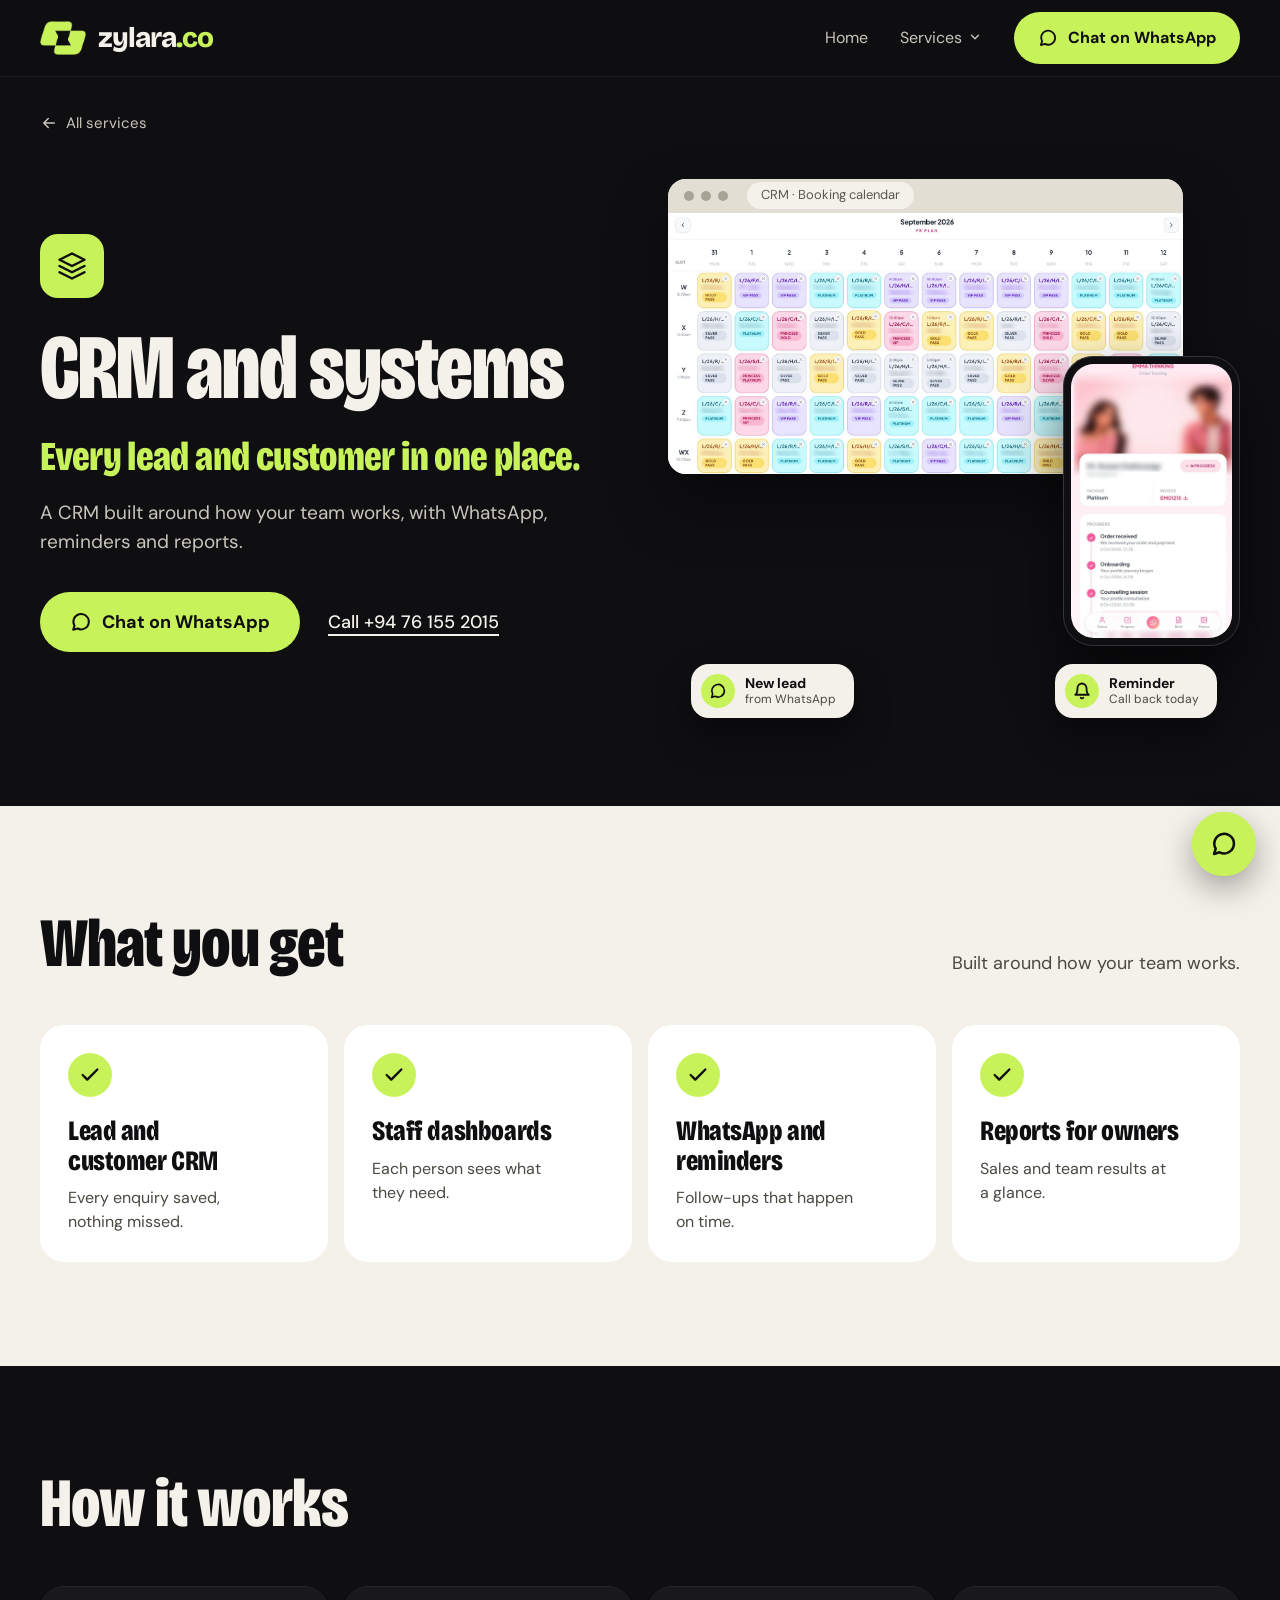
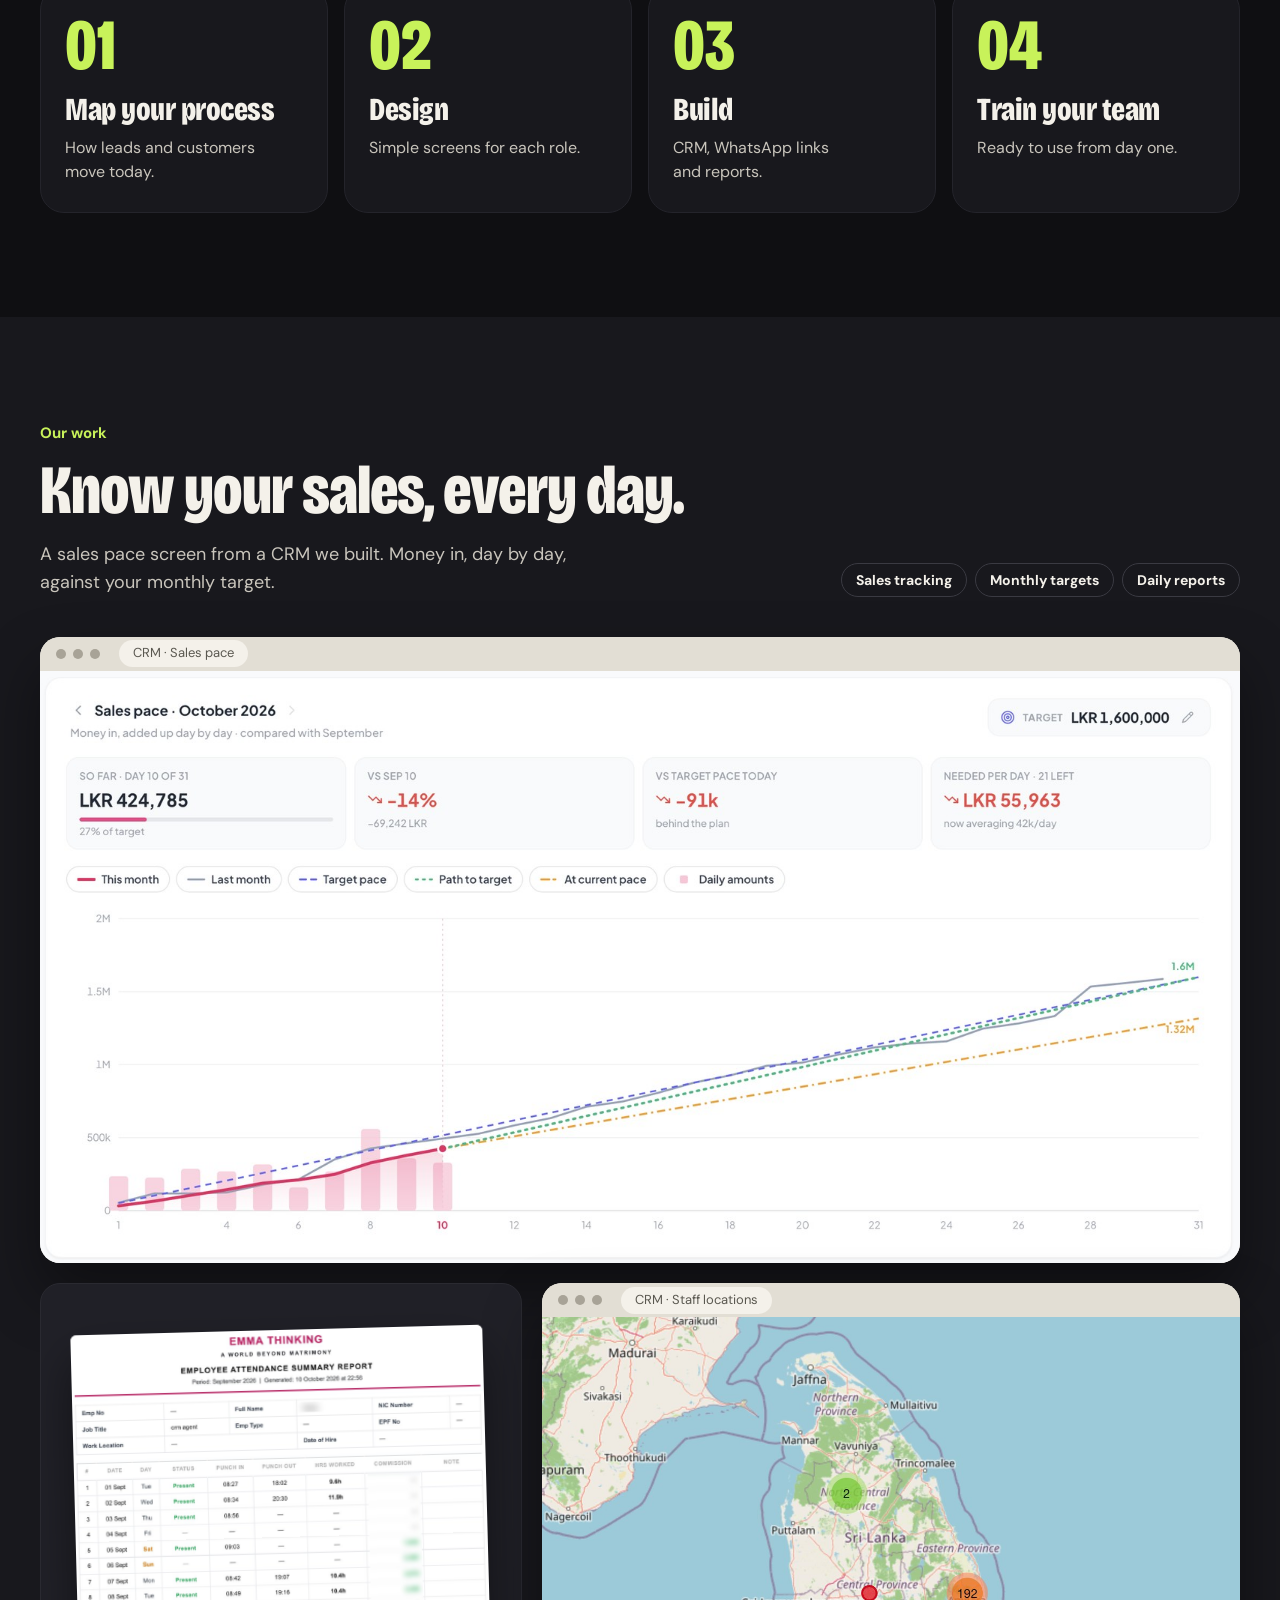
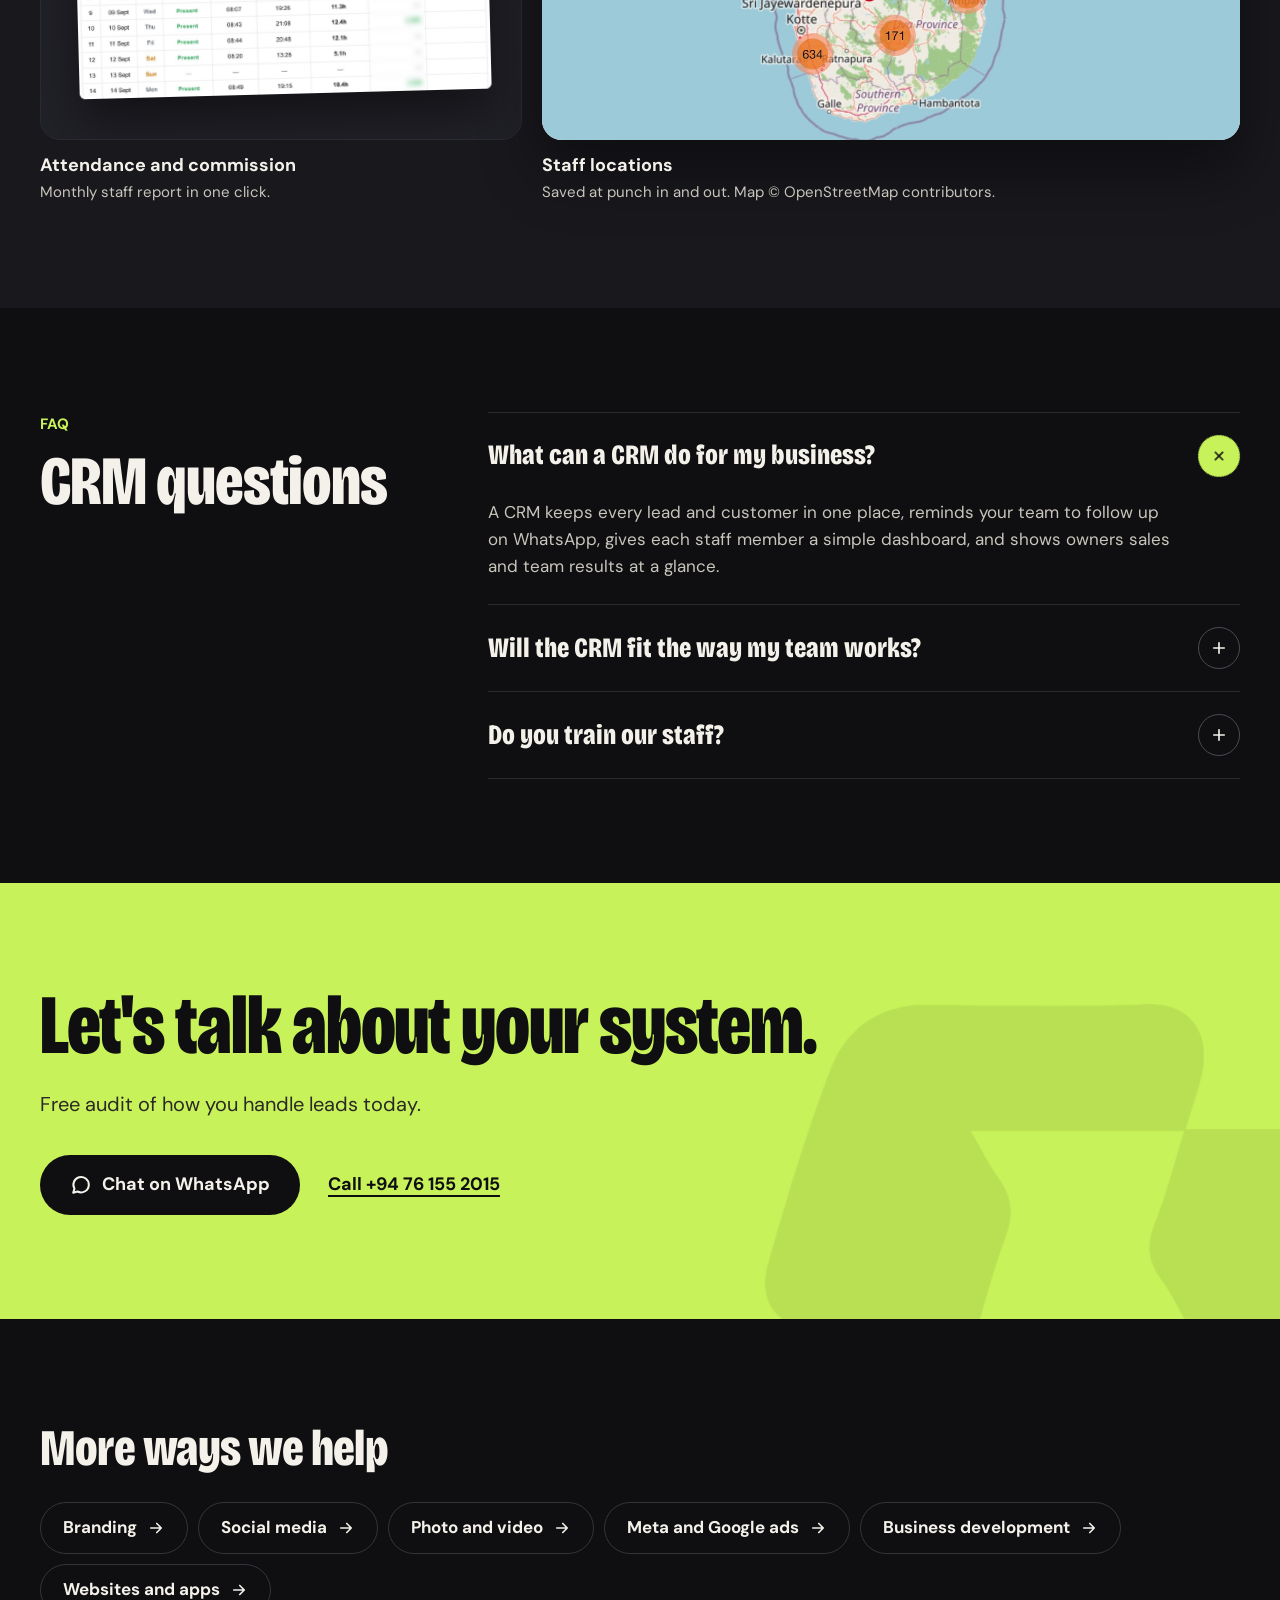
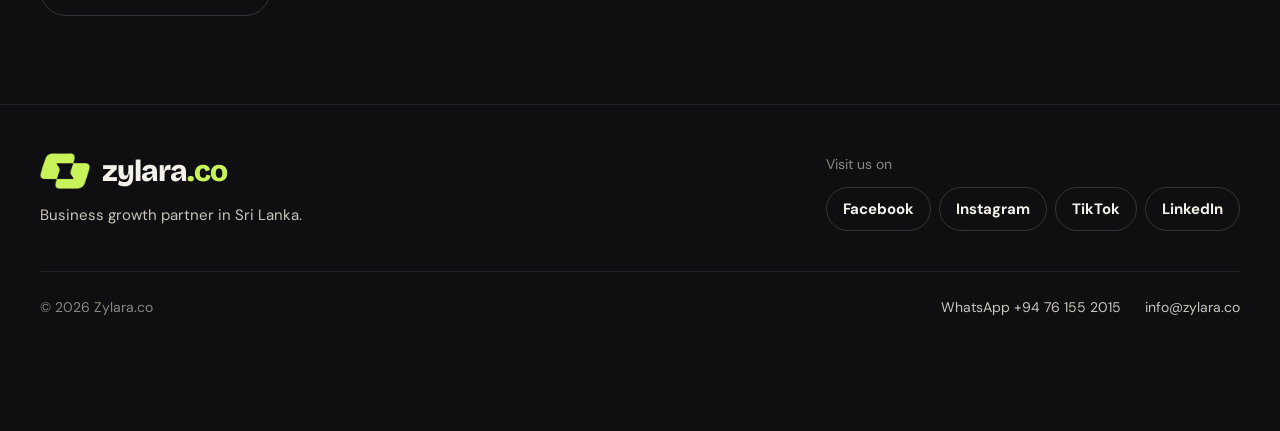
<file: crm-systems/index.html>
<!doctype html>
<html lang="en">
<head>
<meta charset="utf-8">
<meta name="viewport" content="width=device-width, initial-scale=1">
<meta name="description" content="Custom CRM systems for businesses in Sri Lanka: lead and customer CRM, staff dashboards, WhatsApp reminders and sales reports for owners.">
<meta property="og:type" content="website">
<meta property="og:site_name" content="Zylara.co">
<meta property="og:title" content="CRM systems for businesses in Sri Lanka | Zylara.co">
<meta property="og:description" content="Custom CRM systems for businesses in Sri Lanka: lead and customer CRM, staff dashboards, WhatsApp reminders and sales reports for owners.">
<link rel="canonical" href="https://zylara.co/crm-systems">
<meta property="og:url" content="https://zylara.co/crm-systems">
<meta property="og:image" content="https://zylara.co/assets/images/brand/og-image.jpg">
<meta name="twitter:card" content="summary_large_image">
<meta name="theme-color" content="#0F0F12">
<link rel="icon" type="image/png" sizes="64x64" href="../assets/images/brand/favicon.png">
<link rel="apple-touch-icon" href="../assets/images/brand/apple-touch-icon.png">
<link rel="preconnect" href="https://fonts.googleapis.com">
<link rel="preconnect" href="https://fonts.gstatic.com" crossorigin>
<link href="https://fonts.googleapis.com/css2?family=Bricolage+Grotesque:opsz,wdth,wght@12..96,75..100,200..800&amp;family=DM+Sans:opsz,wght@9..40,400..700&amp;display=swap" rel="stylesheet">
<link rel="stylesheet" href="../assets/css/site.css">
<link rel="stylesheet" href="../assets/css/crm-systems.css">
<title>CRM systems for businesses in Sri Lanka | Zylara.co</title>
<script type="application/ld+json">{"@context":"https://schema.org","@graph":[{"@type":"Service","@id":"https://zylara.co/crm-systems#service","name":"CRM and systems","serviceType":"CRM and business systems","description":"Custom CRM systems for businesses in Sri Lanka: lead and customer CRM, staff dashboards, WhatsApp reminders and sales reports for owners.","url":"https://zylara.co/crm-systems","provider":{"@type":"ProfessionalService","@id":"https://zylara.co/#org","name":"Zylara.co","url":"https://zylara.co/"},"areaServed":{"@type":"Country","name":"Sri Lanka"}},{"@type":"BreadcrumbList","itemListElement":[{"@type":"ListItem","position":1,"name":"Home","item":"https://zylara.co/"},{"@type":"ListItem","position":2,"name":"CRM and systems","item":"https://zylara.co/crm-systems"}]},{"@type":"FAQPage","mainEntity":[{"@type":"Question","name":"What can a CRM do for my business?","acceptedAnswer":{"@type":"Answer","text":"A CRM keeps every lead and customer in one place, reminds your team to follow up on WhatsApp, gives each staff member a simple dashboard, and shows owners sales and team results at a glance."}},{"@type":"Question","name":"Will the CRM fit the way my team works?","acceptedAnswer":{"@type":"Answer","text":"Yes. We first map how leads and customers move through your business today, then design simple screens for each role around that process."}},{"@type":"Question","name":"Do you train our staff?","acceptedAnswer":{"@type":"Answer","text":"Yes. When the system is ready, we train your team so they can use it from day one."}}]}]}</script>
</head>
<body>
<div class="site " style="background: #0F0F12; color: #F4F1EA; font-family: 'DM Sans', system-ui, sans-serif; font-size: 18px; line-height: 1.6">
<a class="skip" href="#main">Skip to content</a>

<header class="site-head " style="position: sticky; top: 0; z-index: 20; background: rgba(15, 15, 18, 0.88); backdrop-filter: blur(12px); -webkit-backdrop-filter: blur(12px); border-bottom: 1px solid #1F1F25">
<div class="wrap" style="display: flex; align-items: center; justify-content: space-between; gap: 24px; min-height: 76px">
<a class="logo" href="../" aria-label="Zylara.co home" style="font-size: 28px"><img class="lmark" src="../assets/images/brand/zylara-mark.png" alt="" style="width: 46px"><span>zylara<span style="color: #C8F25A">.co</span></span></a>
<nav aria-label="Main" class="nav-links" style="align-items: center; gap: 32px; font-size: 16px">
<a class="nl" href="../">Home</a>
<div class="dd">
<a class="nl" href="../">Services<svg width="14" height="14" viewBox="0 0 24 24" fill="none" stroke="currentColor" stroke-width="2.4" stroke-linecap="round" stroke-linejoin="round" aria-hidden="true" style="margin-left: 6px; vertical-align: -1px"><path d="M6 9l6 6 6-6"></path></svg></a>
<div class="dd-menu">
<a href="../branding/">Branding</a>
<a href="../social-media/">Social media</a>
<a href="../photo-video/">Photo and video</a>
<a href="../meta-google-ads/">Meta and Google ads</a>
<a href="../business-development/">Business development</a>
<a href="../websites-apps/">Websites and apps</a>
<a class="on" href="../crm-systems/" aria-current="page">CRM and systems</a>
</div>
</div>
<a class="btn btn-volt" href="https://wa.me/94761552015?text=Hi%20Zylara%2C%20I%27d%20like%20help%20with%20a%20CRM%20system."><svg width="20" height="20" viewBox="0 0 24 24" fill="none" stroke="currentColor" stroke-width="2.2" stroke-linecap="round" stroke-linejoin="round" aria-hidden="true"><path d="M20.5 11.6a8.4 8.4 0 0 1-12.3 7.5L3.5 20.5l1.4-4.5a8.4 8.4 0 1 1 15.6-4.4z"></path></svg>Chat on WhatsApp</a>
</nav>
<div class="hd-r"><a class="wa-sm" href="https://wa.me/94761552015?text=Hi%20Zylara%2C%20I%27d%20like%20help%20with%20a%20CRM%20system." aria-label="Chat on WhatsApp"><svg width="22" height="22" viewBox="0 0 24 24" fill="none" stroke="currentColor" stroke-width="2.2" stroke-linecap="round" stroke-linejoin="round" aria-hidden="true"><path d="M20.5 11.6a8.4 8.4 0 0 1-12.3 7.5L3.5 20.5l1.4-4.5a8.4 8.4 0 1 1 15.6-4.4z"></path></svg></a><button class="menu-btn" type="button" aria-label="Menu" aria-expanded="false" data-act="toggleMenu" style="width: 48px; height: 48px; align-items: center; justify-content: center; border-radius: 14px; border: 1px solid #34343B; background: transparent; color: #F4F1EA; cursor: pointer">
<zy-if data-if="menuOpen" hidden><svg width="22" height="22" viewBox="0 0 24 24" fill="none" stroke="currentColor" stroke-width="2" stroke-linecap="round" aria-hidden="true"><path d="M6 6l12 12M18 6L6 18"></path></svg></zy-if>
<zy-if data-if="menuClosed"><svg width="22" height="22" viewBox="0 0 24 24" fill="none" stroke="currentColor" stroke-width="2" stroke-linecap="round" aria-hidden="true"><path d="M4 7h16M4 12h16M4 17h16"></path></svg></zy-if>
</button></div>
</div>
<zy-if data-if="menuOpen" hidden>
<div class="mobile-panel" style="border-top: 1px solid #1F1F25">
<nav aria-label="Mobile" class="wrap" style="display: flex; flex-direction: column; padding-top: 8px; padding-bottom: 28px">
<a class="display mlink" href="../" data-act="closeMenu">Home</a>
<p class="m-lbl">Services</p>
<div class="m-svc"><a href="../branding/" data-act="closeMenu">Branding</a><a href="../social-media/" data-act="closeMenu">Social media</a><a href="../photo-video/" data-act="closeMenu">Photo and video</a><a href="../meta-google-ads/" data-act="closeMenu">Meta and Google ads</a><a href="../business-development/" data-act="closeMenu">Business development</a><a href="../websites-apps/" data-act="closeMenu">Websites and apps</a><a class="on" aria-current="page" href="../crm-systems/" data-act="closeMenu">CRM and systems</a></div>
<a class="display mlink" href="#faq" data-act="closeMenu">Questions</a>
<a class="btn btn-lg btn-volt" href="https://wa.me/94761552015?text=Hi%20Zylara%2C%20I%27d%20like%20help%20with%20a%20CRM%20system." style="margin-top: 24px"><svg width="22" height="22" viewBox="0 0 24 24" fill="none" stroke="currentColor" stroke-width="2.2" stroke-linecap="round" stroke-linejoin="round" aria-hidden="true"><path d="M20.5 11.6a8.4 8.4 0 0 1-12.3 7.5L3.5 20.5l1.4-4.5a8.4 8.4 0 1 1 15.6-4.4z"></path></svg>Chat on WhatsApp</a>
</nav>
</div>
</zy-if>
</header>

<main id="main">

<section>
<div class="wrap" style="padding-top: 24px; padding-bottom: 88px">
<a class="crumb" href="../"><svg width="18" height="18" viewBox="0 0 24 24" fill="none" stroke="currentColor" stroke-width="2" stroke-linecap="round" stroke-linejoin="round" aria-hidden="true"><path d="M19 12H5M11 18l-6-6 6-6"></path></svg>All services</a>
<div style="display: flex; flex-wrap: wrap; align-items: center; gap: 48px 56px; margin-top: 24px">
<div style="flex: 1 1 480px; min-width: 0">
<span class="tile fade-in"><svg width="30" height="30" viewBox="0 0 24 24" fill="none" stroke="currentColor" stroke-width="2" stroke-linecap="round" stroke-linejoin="round" aria-hidden="true"><path d="M12 2L2 7l10 5 10-5-10-5z"></path><path d="M2 17l10 5 10-5"></path><path d="M2 12l10 5 10-5"></path></svg></span>
<h1 class="display" style="margin: 28px 0 0; font-size: clamp(60px, 7.2vw, 104px); line-height: 0.92"><span class="line"><span>CRM and systems</span></span></h1>
<p class="display fade-in" style="margin: 18px 0 0; font-size: clamp(30px, 3.2vw, 44px); line-height: 1.05; color: #C8F25A">Every lead and customer in one place.</p>
<p class="fade-in" style="margin: 20px 0 0; max-width: 520px; font-size: 19px; line-height: 1.55; color: #C9C5BC">A CRM built around how your team works, with WhatsApp, reminders and reports.</p>
<div class="fade-in" style="display: flex; flex-wrap: wrap; align-items: center; gap: 14px 28px; margin-top: 36px">
<a class="btn btn-lg btn-volt" href="https://wa.me/94761552015?text=Hi%20Zylara%2C%20I%27d%20like%20help%20with%20a%20CRM%20system."><svg width="22" height="22" viewBox="0 0 24 24" fill="none" stroke="currentColor" stroke-width="2.2" stroke-linecap="round" stroke-linejoin="round" aria-hidden="true"><path d="M20.5 11.6a8.4 8.4 0 0 1-12.3 7.5L3.5 20.5l1.4-4.5a8.4 8.4 0 1 1 15.6-4.4z"></path></svg>Chat on WhatsApp</a>
<a class="link-under" href="tel:+94761552015">Call +94 76 155 2015</a>
</div>
</div>
<div class="vis" data-par="0.07" aria-hidden="true" style="flex: 1 1 480px; min-width: 0">
<div class="stage">
<div class="shot cal"><div class="bar"><i></i><i></i><i></i><span>CRM · Booking calendar</span></div><img src="../assets/images/crm/booking-calendar.jpg" alt=""></div>
<div class="phone bob"><img src="../assets/images/crm/order-tracking.jpg" alt=""></div>
</div>
<div class="toasts">
<div class="toast t1 bob"><span class="ti"><svg width="18" height="18" viewBox="0 0 24 24" fill="none" stroke="currentColor" stroke-width="2.2" stroke-linecap="round" stroke-linejoin="round"><path d="M20.5 11.6a8.4 8.4 0 0 1-12.3 7.5L3.5 20.5l1.4-4.5a8.4 8.4 0 1 1 15.6-4.4z"></path></svg></span><span><b>New lead</b><small>from WhatsApp</small></span></div>
<div class="toast t2 bob"><span class="ti"><svg width="18" height="18" viewBox="0 0 24 24" fill="none" stroke="currentColor" stroke-width="2.4" stroke-linecap="round" stroke-linejoin="round"><path d="M18 8a6 6 0 0 0-12 0c0 7-3 9-3 9h18s-3-2-3-9"></path><path d="M13.7 21a2 2 0 0 1-3.4 0"></path></svg></span><span><b>Reminder</b><small>Call back today</small></span></div>
</div>
<div class="zc"><span class="zc-t">Pipeline</span><span class="zc-s"><i></i>New</span><span class="zc-s"><i></i>Contacted</span><span class="zc-s"><i></i>Meeting</span><span class="zc-s"><i></i>Won</span></div>
<div class="lv"><span class="lv-ic"><svg width="18" height="18" viewBox="0 0 24 24" fill="none" stroke="currentColor" stroke-width="2" stroke-linecap="round" stroke-linejoin="round"><path d="M12 2L2 7l10 5 10-5-10-5z"></path><path d="M2 17l10 5 10-5"></path><path d="M2 12l10 5 10-5"></path></svg></span><span class="lv-msgs"><span class="lv-m lv-m0"><b>New lead</b><small>from WhatsApp</small></span><span class="lv-m lv-m1"><b>Reminder</b><small>call back today</small></span><span class="lv-m lv-m2"><b>Deal won</b><small>moved to Won</small></span></span><span class="lv-now">Just now</span></div>
</div>
</div>
</div>
</section>

<section class="sec" style="background: #F4F1EA; color: #0F0F12">
<div class="wrap">
<div class="reveal" style="display: flex; flex-wrap: wrap; justify-content: space-between; align-items: flex-end; gap: 16px 40px">
<h2 class="display h2">What you get</h2>
<p style="margin: 0; font-size: 18px; color: #4A4840">Built around how your team works.</p>
</div>
<div class="gets reveal">
<article class="get"><span class="tick"><svg width="22" height="22" viewBox="0 0 24 24" fill="none" stroke="currentColor" stroke-width="2.6" stroke-linecap="round" stroke-linejoin="round" aria-hidden="true"><path d="M4 12l5 5L20 6"></path></svg></span><h3 class="display">Lead and customer CRM</h3><p>Every enquiry saved, nothing missed.</p></article>
<article class="get"><span class="tick"><svg width="22" height="22" viewBox="0 0 24 24" fill="none" stroke="currentColor" stroke-width="2.6" stroke-linecap="round" stroke-linejoin="round" aria-hidden="true"><path d="M4 12l5 5L20 6"></path></svg></span><h3 class="display">Staff dashboards</h3><p>Each person sees what they need.</p></article>
<article class="get"><span class="tick"><svg width="22" height="22" viewBox="0 0 24 24" fill="none" stroke="currentColor" stroke-width="2.6" stroke-linecap="round" stroke-linejoin="round" aria-hidden="true"><path d="M4 12l5 5L20 6"></path></svg></span><h3 class="display">WhatsApp and reminders</h3><p>Follow-ups that happen on time.</p></article>
<article class="get"><span class="tick"><svg width="22" height="22" viewBox="0 0 24 24" fill="none" stroke="currentColor" stroke-width="2.6" stroke-linecap="round" stroke-linejoin="round" aria-hidden="true"><path d="M4 12l5 5L20 6"></path></svg></span><h3 class="display">Reports for owners</h3><p>Sales and team results at a glance.</p></article>
</div>
</div>
</section>

<section class="sec">
<div class="wrap">
<h2 class="display h2 reveal">How it works</h2>
<ol class="steps reveal">
<li class="st"><span class="n">01</span><h3 class="display">Map your process</h3><p>How leads and customers move today.</p></li>
<li class="st"><span class="n">02</span><h3 class="display">Design</h3><p>Simple screens for each role.</p></li>
<li class="st"><span class="n">03</span><h3 class="display">Build</h3><p>CRM, WhatsApp links and reports.</p></li>
<li class="st"><span class="n">04</span><h3 class="display">Train your team</h3><p>Ready to use from day one.</p></li>
</ol>
</div>
</section>

<section class="sec" style="background: #18181D">
<div class="wrap">
<div class="reveal" style="display: flex; flex-wrap: wrap; justify-content: space-between; align-items: flex-end; gap: 24px 48px">
<div>
<p style="margin: 0 0 12px; font-size: 15px; font-weight: 700; color: #C8F25A">Our work</p>
<h2 class="display h2">Know your sales, every day.</h2>
<p style="margin: 16px 0 0; max-width: 560px; font-size: 18px; line-height: 1.55; color: #C9C5BC">A sales pace screen from a CRM we built. Money in, day by day, against your monthly target.</p>
</div>
<div style="display: flex; flex-wrap: wrap; gap: 8px"><span class="pill">Sales tracking</span><span class="pill">Monthly targets</span><span class="pill">Daily reports</span></div>
</div>
<div class="shot reveal" style="margin-top: 40px">
<div class="bar" aria-hidden="true"><i></i><i></i><i></i><span>CRM · Sales pace</span></div>
<img src="../assets/images/crm/sales-pace.jpg" alt="CRM sales pace dashboard showing money in day by day against the monthly target" loading="lazy">
</div>
<div class="more">
<figure class="mf reveal"><div class="mf-box"><div class="paper"><img src="../assets/images/crm/attendance-report.jpg" alt="Monthly staff attendance and commission report from the CRM, with the name and amounts blurred" loading="lazy"></div></div><figcaption><b>Attendance and commission</b><span>Monthly staff report in one click.</span></figcaption></figure>
<figure class="mf reveal"><div class="shot"><div class="bar" aria-hidden="true"><i></i><i></i><i></i><span>CRM · Staff locations</span></div><img src="../assets/images/crm/staff-locations.jpg" alt="Map of Sri Lanka with staff location pings saved at punch in and out" loading="lazy"></div><figcaption><b>Staff locations</b><span>Saved at punch in and out. Map © OpenStreetMap contributors.</span></figcaption></figure>
</div>
</div>
</section>

<section class="sec" id="faq" style="background: #0F0F12">
<div class="wrap" style="display: flex; flex-wrap: wrap; gap: 32px 72px; align-items: flex-start">
<div class="reveal" style="flex: 1 1 280px; min-width: 0">
<p style="margin: 0 0 12px; font-size: 15px; font-weight: 700; color: #C8F25A">FAQ</p>
<h2 class="display h2">CRM questions</h2>
</div>
<div class="qa reveal" style="flex: 2 1 560px; min-width: 0">
<details open>
<summary>What can a CRM do for my business?<span class="plus" aria-hidden="true"><svg width="18" height="18" viewBox="0 0 24 24" fill="none" stroke="currentColor" stroke-width="2.2" stroke-linecap="round"><path d="M12 5v14M5 12h14"></path></svg></span></summary>
<p>A CRM keeps every lead and customer in one place, reminds your team to follow up on WhatsApp, gives each staff member a simple dashboard, and shows owners sales and team results at a glance.</p>
</details>
<details>
<summary>Will the CRM fit the way my team works?<span class="plus" aria-hidden="true"><svg width="18" height="18" viewBox="0 0 24 24" fill="none" stroke="currentColor" stroke-width="2.2" stroke-linecap="round"><path d="M12 5v14M5 12h14"></path></svg></span></summary>
<p>Yes. We first map how leads and customers move through your business today, then design simple screens for each role around that process.</p>
</details>
<details>
<summary>Do you train our staff?<span class="plus" aria-hidden="true"><svg width="18" height="18" viewBox="0 0 24 24" fill="none" stroke="currentColor" stroke-width="2.2" stroke-linecap="round"><path d="M12 5v14M5 12h14"></path></svg></span></summary>
<p>Yes. When the system is ready, we train your team so they can use it from day one.</p>
</details>
</div>
</div>
</section>

<section style="background: #C8F25A; color: #0F0F12; position: relative; overflow: hidden">
<img class="big-z" src="../assets/images/brand/zylara-mark-dark.png" alt="" aria-hidden="true">
<div class="wrap sec" style="position: relative">
<h2 class="display reveal" style="margin: 0; max-width: 900px; font-size: clamp(52px, 6.6vw, 104px); line-height: 0.92">Let's talk about your system.</h2>
<p style="margin: 24px 0 0; max-width: 520px; font-size: 20px; line-height: 1.5; color: #2A2925">Free audit of how you handle leads today.</p>
<div style="display: flex; flex-wrap: wrap; align-items: center; gap: 16px 28px; margin-top: 36px">
<a class="btn btn-lg btn-ink" href="https://wa.me/94761552015?text=Hi%20Zylara%2C%20I%27d%20like%20help%20with%20a%20CRM%20system."><svg width="22" height="22" viewBox="0 0 24 24" fill="none" stroke="currentColor" stroke-width="2.2" stroke-linecap="round" stroke-linejoin="round" aria-hidden="true"><path d="M20.5 11.6a8.4 8.4 0 0 1-12.3 7.5L3.5 20.5l1.4-4.5a8.4 8.4 0 1 1 15.6-4.4z"></path></svg>Chat on WhatsApp</a>
<a class="ink-link" href="tel:+94761552015">Call +94 76 155 2015</a>
</div>
</div>
</section>

<section class="sec" style="padding-bottom: 88px">
<div class="wrap">
<h2 class="display reveal" style="margin: 0; font-size: clamp(36px, 4vw, 56px); line-height: 1">More ways we help</h2>
<nav class="chips reveal" aria-label="Other services">
<a class="chip" href="../branding/">Branding<svg width="18" height="18" viewBox="0 0 24 24" fill="none" stroke="currentColor" stroke-width="2.2" stroke-linecap="round" stroke-linejoin="round" aria-hidden="true"><path d="M5 12h14M13 6l6 6-6 6"></path></svg></a>
<a class="chip" href="../social-media/">Social media<svg width="18" height="18" viewBox="0 0 24 24" fill="none" stroke="currentColor" stroke-width="2.2" stroke-linecap="round" stroke-linejoin="round" aria-hidden="true"><path d="M5 12h14M13 6l6 6-6 6"></path></svg></a>
<a class="chip" href="../photo-video/">Photo and video<svg width="18" height="18" viewBox="0 0 24 24" fill="none" stroke="currentColor" stroke-width="2.2" stroke-linecap="round" stroke-linejoin="round" aria-hidden="true"><path d="M5 12h14M13 6l6 6-6 6"></path></svg></a>
<a class="chip" href="../meta-google-ads/">Meta and Google ads<svg width="18" height="18" viewBox="0 0 24 24" fill="none" stroke="currentColor" stroke-width="2.2" stroke-linecap="round" stroke-linejoin="round" aria-hidden="true"><path d="M5 12h14M13 6l6 6-6 6"></path></svg></a>
<a class="chip" href="../business-development/">Business development<svg width="18" height="18" viewBox="0 0 24 24" fill="none" stroke="currentColor" stroke-width="2.2" stroke-linecap="round" stroke-linejoin="round" aria-hidden="true"><path d="M5 12h14M13 6l6 6-6 6"></path></svg></a>
<a class="chip" href="../websites-apps/">Websites and apps<svg width="18" height="18" viewBox="0 0 24 24" fill="none" stroke="currentColor" stroke-width="2.2" stroke-linecap="round" stroke-linejoin="round" aria-hidden="true"><path d="M5 12h14M13 6l6 6-6 6"></path></svg></a>
</nav>
</div>
</section>

</main>

<footer style="border-top: 1px solid #1F1F25">
<div class="wrap" style="padding-top: 48px; padding-bottom: 112px">
<div style="display: flex; flex-wrap: wrap; justify-content: space-between; align-items: flex-start; gap: 32px 48px">
<div style="display: flex; flex-direction: column; gap: 14px">
<a class="logo" href="../" aria-label="Zylara.co home" style="font-size: 30px"><img class="lmark" src="../assets/images/brand/zylara-mark.png" alt="" style="width: 50px"><span>zylara<span style="color: #C8F25A">.co</span></span></a>
<p style="margin: 0; font-size: 15px; line-height: 1.6; color: #C9C5BC">Business growth partner in Sri Lanka.</p>
</div>
<div style="display: flex; flex-direction: column; gap: 12px">
<span style="font-size: 14px; color: #8A877F">Visit us on</span>
<div style="display: flex; flex-wrap: wrap; gap: 8px"><a class="soc-d" href="#">Facebook</a><a class="soc-d" href="#">Instagram</a><a class="soc-d" href="#">TikTok</a><a class="soc-d" href="#">LinkedIn</a></div>
</div>
</div>
<div style="display: flex; flex-wrap: wrap; justify-content: space-between; align-items: center; gap: 12px 24px; margin-top: 40px; padding-top: 24px; border-top: 1px solid #1F1F25; font-size: 14px; color: #8A877F">
<span>© 2026 Zylara.co</span>
<div style="display: flex; flex-wrap: wrap; gap: 8px 24px"><a class="fl" href="https://wa.me/94761552015">WhatsApp +94 76 155 2015</a><a class="fl" href="mailto:info@zylara.co">info@zylara.co</a></div>
</div>
</div>
</footer>

<a class="fab " href="https://wa.me/94761552015?text=Hi%20Zylara%2C%20I%27d%20like%20help%20with%20a%20CRM%20system." aria-label="Chat on WhatsApp"><svg width="28" height="28" viewBox="0 0 24 24" fill="none" stroke="currentColor" stroke-width="2.2" stroke-linecap="round" stroke-linejoin="round" aria-hidden="true"><path d="M20.5 11.6a8.4 8.4 0 0 1-12.3 7.5L3.5 20.5l1.4-4.5a8.4 8.4 0 1 1 15.6-4.4z"></path></svg></a>
</div>
<script src="../assets/js/site.js" defer></script>
</body>
</html>
</file>
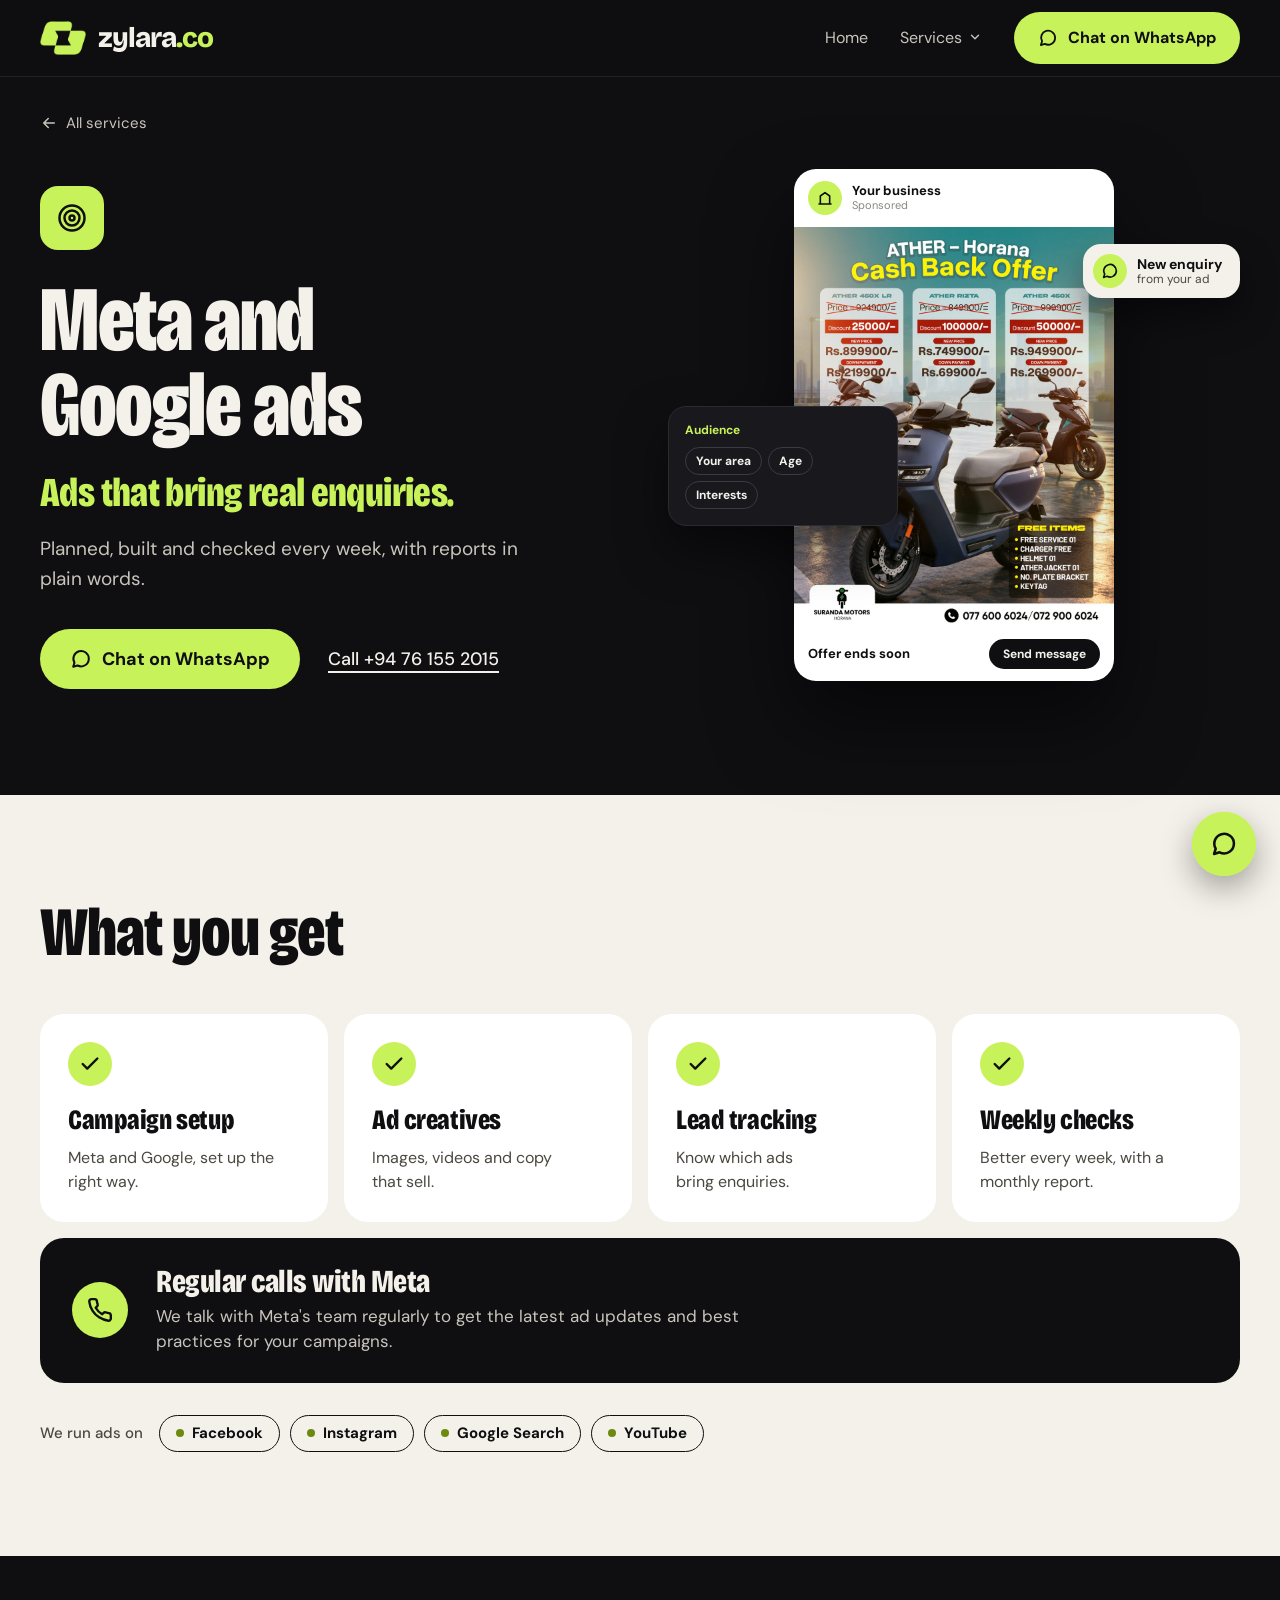
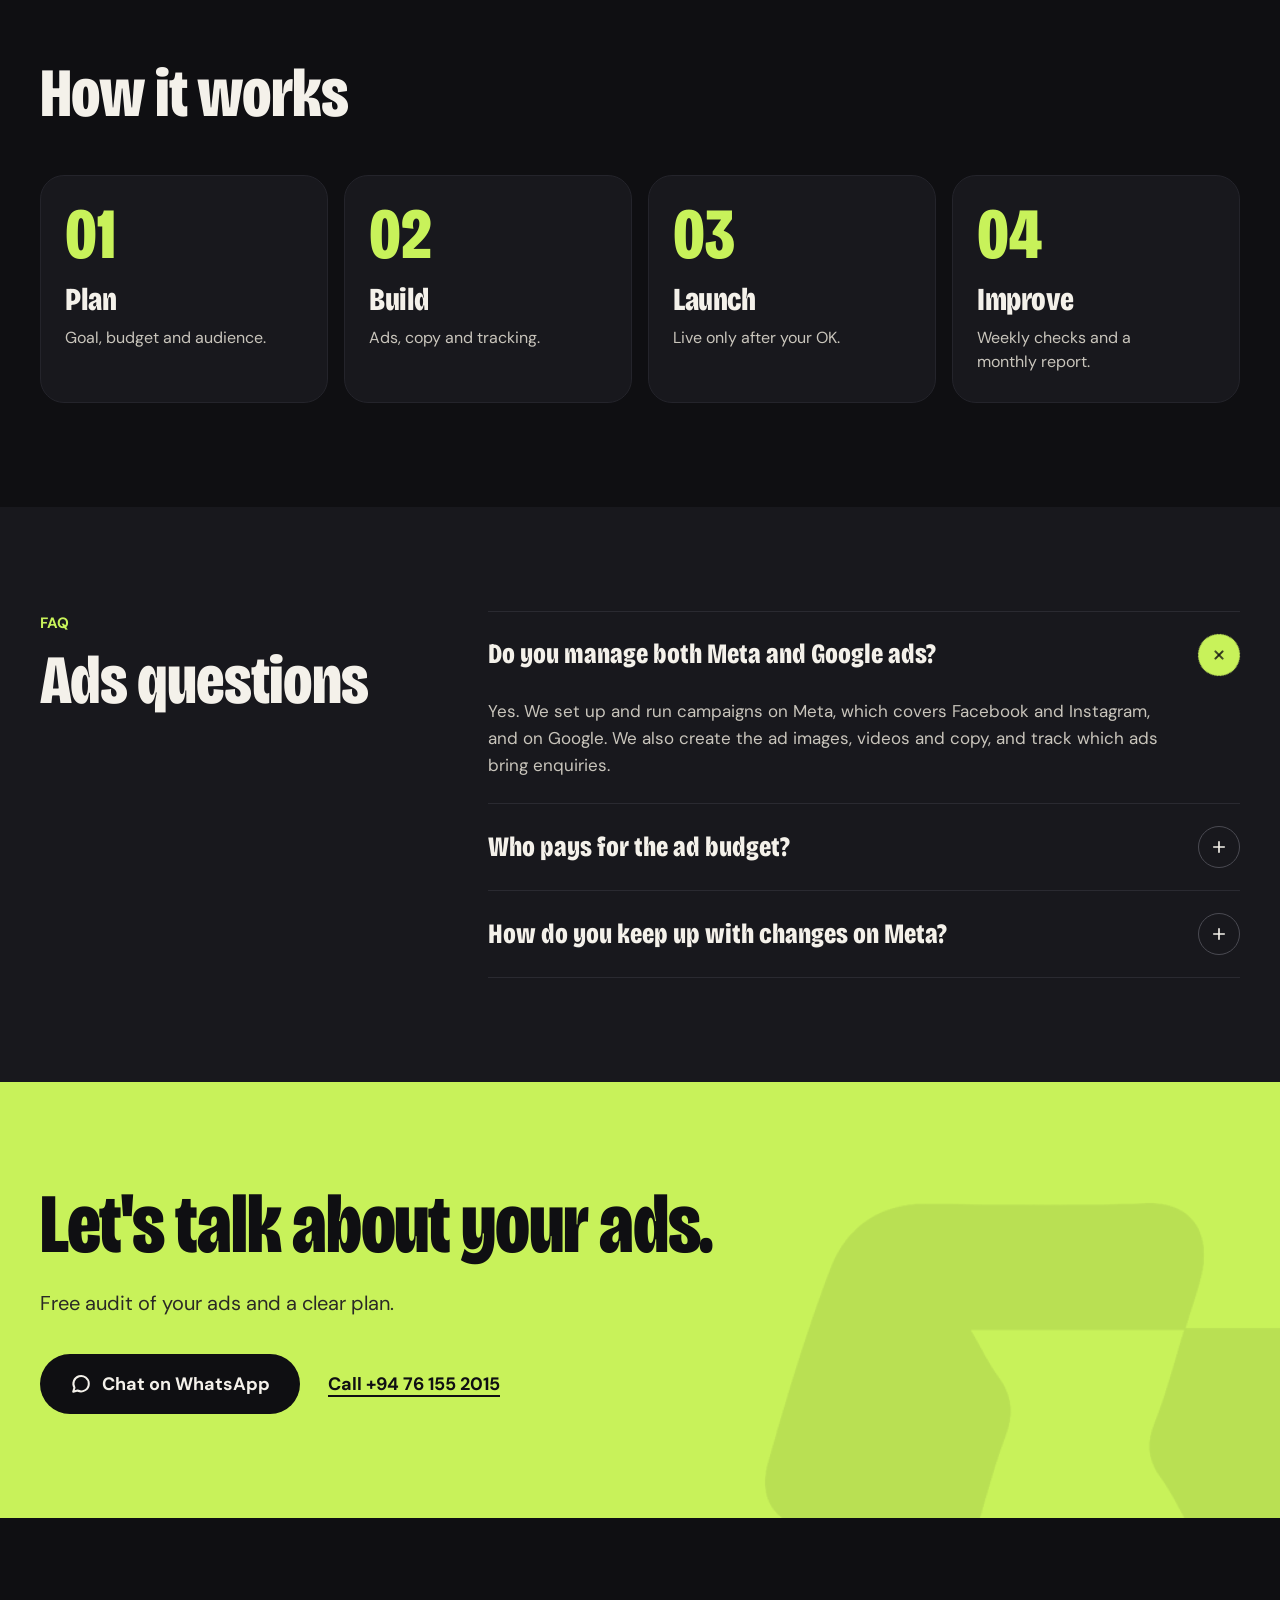
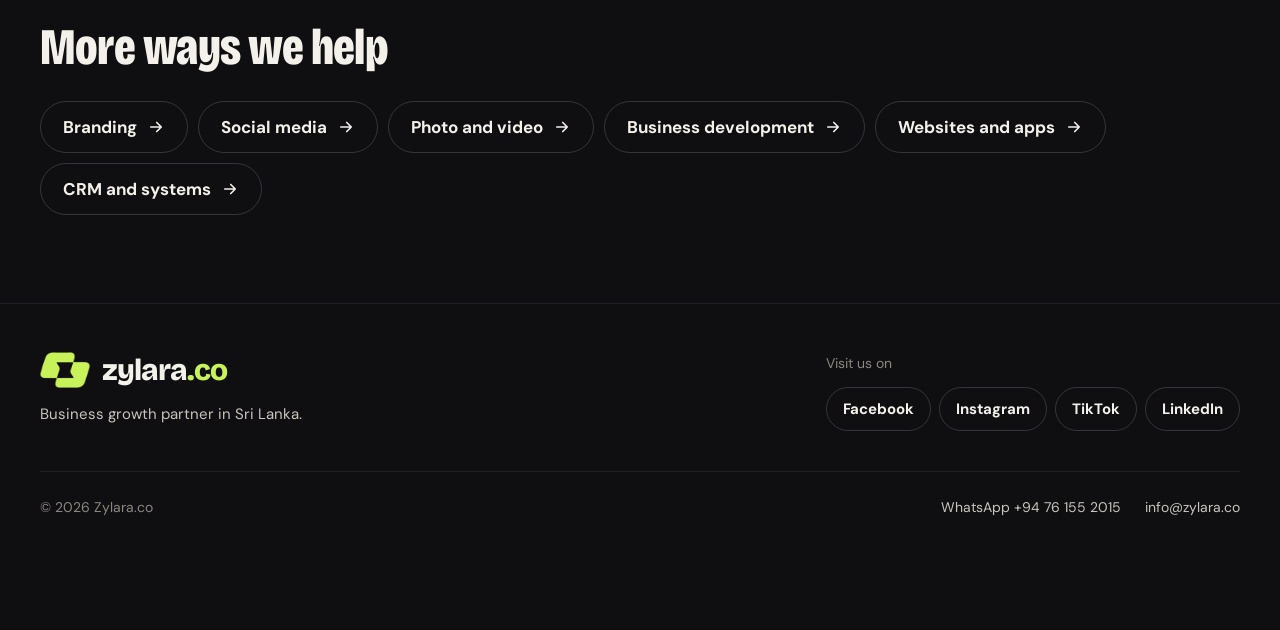
<file: meta-google-ads/index.html>
<!doctype html>
<html lang="en">
<head>
<meta charset="utf-8">
<meta name="viewport" content="width=device-width, initial-scale=1">
<meta name="description" content="Meta and Google ads in Sri Lanka: campaign setup, ad creatives, lead tracking and weekly checks, with regular calls with Meta's team for the latest updates.">
<meta property="og:type" content="website">
<meta property="og:site_name" content="Zylara.co">
<meta property="og:title" content="Meta and Google ads management in Sri Lanka | Zylara.co">
<meta property="og:description" content="Meta and Google ads in Sri Lanka: campaign setup, ad creatives, lead tracking and weekly checks, with regular calls with Meta's team for the latest updates.">
<link rel="canonical" href="https://zylara.co/meta-google-ads">
<meta property="og:url" content="https://zylara.co/meta-google-ads">
<meta property="og:image" content="https://zylara.co/assets/images/brand/og-image.jpg">
<meta name="twitter:card" content="summary_large_image">
<meta name="theme-color" content="#0F0F12">
<link rel="icon" type="image/png" sizes="64x64" href="../assets/images/brand/favicon.png">
<link rel="apple-touch-icon" href="../assets/images/brand/apple-touch-icon.png">
<link rel="preconnect" href="https://fonts.googleapis.com">
<link rel="preconnect" href="https://fonts.gstatic.com" crossorigin>
<link href="https://fonts.googleapis.com/css2?family=Bricolage+Grotesque:opsz,wdth,wght@12..96,75..100,200..800&amp;family=DM+Sans:opsz,wght@9..40,400..700&amp;display=swap" rel="stylesheet">
<link rel="stylesheet" href="../assets/css/site.css">
<link rel="stylesheet" href="../assets/css/meta-google-ads.css">
<title>Meta and Google ads management in Sri Lanka | Zylara.co</title>
<script type="application/ld+json">{"@context":"https://schema.org","@graph":[{"@type":"Service","@id":"https://zylara.co/meta-google-ads#service","name":"Meta and Google ads","serviceType":"Meta and Google ads management","description":"Meta and Google ads in Sri Lanka: campaign setup, ad creatives, lead tracking and weekly checks, with regular calls with Meta's team for the latest updates.","url":"https://zylara.co/meta-google-ads","provider":{"@type":"ProfessionalService","@id":"https://zylara.co/#org","name":"Zylara.co","url":"https://zylara.co/"},"areaServed":{"@type":"Country","name":"Sri Lanka"}},{"@type":"BreadcrumbList","itemListElement":[{"@type":"ListItem","position":1,"name":"Home","item":"https://zylara.co/"},{"@type":"ListItem","position":2,"name":"Meta and Google ads","item":"https://zylara.co/meta-google-ads"}]},{"@type":"FAQPage","mainEntity":[{"@type":"Question","name":"Do you manage both Meta and Google ads?","acceptedAnswer":{"@type":"Answer","text":"Yes. We set up and run campaigns on Meta, which covers Facebook and Instagram, and on Google. We also create the ad images, videos and copy, and track which ads bring enquiries."}},{"@type":"Question","name":"Who pays for the ad budget?","acceptedAnswer":{"@type":"Answer","text":"Your ad budget is paid directly to Meta or Google. Our work is quoted separately after a free audit of your current ads and goals."}},{"@type":"Question","name":"How do you keep up with changes on Meta?","acceptedAnswer":{"@type":"Answer","text":"We have regular calls with Meta's team to get the latest ad updates and best practices, and we check your campaigns every week so they keep improving."}}]}]}</script>
</head>
<body>
<div class="site " style="background: #0F0F12; color: #F4F1EA; font-family: 'DM Sans', system-ui, sans-serif; font-size: 18px; line-height: 1.6">
<a class="skip" href="#main">Skip to content</a>

<header class="site-head " style="position: sticky; top: 0; z-index: 20; background: rgba(15, 15, 18, 0.88); backdrop-filter: blur(12px); -webkit-backdrop-filter: blur(12px); border-bottom: 1px solid #1F1F25">
<div class="wrap" style="display: flex; align-items: center; justify-content: space-between; gap: 24px; min-height: 76px">
<a class="logo" href="../" aria-label="Zylara.co home" style="font-size: 28px"><img class="lmark" src="../assets/images/brand/zylara-mark.png" alt="" style="width: 46px"><span>zylara<span style="color: #C8F25A">.co</span></span></a>
<nav aria-label="Main" class="nav-links" style="align-items: center; gap: 32px; font-size: 16px">
<a class="nl" href="../">Home</a>
<div class="dd">
<a class="nl" href="../">Services<svg width="14" height="14" viewBox="0 0 24 24" fill="none" stroke="currentColor" stroke-width="2.4" stroke-linecap="round" stroke-linejoin="round" aria-hidden="true" style="margin-left: 6px; vertical-align: -1px"><path d="M6 9l6 6 6-6"></path></svg></a>
<div class="dd-menu">
<a href="../branding/">Branding</a>
<a href="../social-media/">Social media</a>
<a href="../photo-video/">Photo and video</a>
<a class="on" href="../meta-google-ads/" aria-current="page">Meta and Google ads</a>
<a href="../business-development/">Business development</a>
<a href="../websites-apps/">Websites and apps</a>
<a href="../crm-systems/">CRM and systems</a>
</div>
</div>
<a class="btn btn-volt" href="https://wa.me/94761552015?text=Hi%20Zylara%2C%20I%27d%20like%20help%20with%20Meta%20and%20Google%20ads."><svg width="20" height="20" viewBox="0 0 24 24" fill="none" stroke="currentColor" stroke-width="2.2" stroke-linecap="round" stroke-linejoin="round" aria-hidden="true"><path d="M20.5 11.6a8.4 8.4 0 0 1-12.3 7.5L3.5 20.5l1.4-4.5a8.4 8.4 0 1 1 15.6-4.4z"></path></svg>Chat on WhatsApp</a>
</nav>
<div class="hd-r"><a class="wa-sm" href="https://wa.me/94761552015?text=Hi%20Zylara%2C%20I%27d%20like%20help%20with%20Meta%20and%20Google%20ads." aria-label="Chat on WhatsApp"><svg width="22" height="22" viewBox="0 0 24 24" fill="none" stroke="currentColor" stroke-width="2.2" stroke-linecap="round" stroke-linejoin="round" aria-hidden="true"><path d="M20.5 11.6a8.4 8.4 0 0 1-12.3 7.5L3.5 20.5l1.4-4.5a8.4 8.4 0 1 1 15.6-4.4z"></path></svg></a><button class="menu-btn" type="button" aria-label="Menu" aria-expanded="false" data-act="toggleMenu" style="width: 48px; height: 48px; align-items: center; justify-content: center; border-radius: 14px; border: 1px solid #34343B; background: transparent; color: #F4F1EA; cursor: pointer">
<zy-if data-if="menuOpen" hidden><svg width="22" height="22" viewBox="0 0 24 24" fill="none" stroke="currentColor" stroke-width="2" stroke-linecap="round" aria-hidden="true"><path d="M6 6l12 12M18 6L6 18"></path></svg></zy-if>
<zy-if data-if="menuClosed"><svg width="22" height="22" viewBox="0 0 24 24" fill="none" stroke="currentColor" stroke-width="2" stroke-linecap="round" aria-hidden="true"><path d="M4 7h16M4 12h16M4 17h16"></path></svg></zy-if>
</button></div>
</div>
<zy-if data-if="menuOpen" hidden>
<div class="mobile-panel" style="border-top: 1px solid #1F1F25">
<nav aria-label="Mobile" class="wrap" style="display: flex; flex-direction: column; padding-top: 8px; padding-bottom: 28px">
<a class="display mlink" href="../" data-act="closeMenu">Home</a>
<p class="m-lbl">Services</p>
<div class="m-svc"><a href="../branding/" data-act="closeMenu">Branding</a><a href="../social-media/" data-act="closeMenu">Social media</a><a href="../photo-video/" data-act="closeMenu">Photo and video</a><a class="on" aria-current="page" href="../meta-google-ads/" data-act="closeMenu">Meta and Google ads</a><a href="../business-development/" data-act="closeMenu">Business development</a><a href="../websites-apps/" data-act="closeMenu">Websites and apps</a><a href="../crm-systems/" data-act="closeMenu">CRM and systems</a></div>
<a class="display mlink" href="#faq" data-act="closeMenu">Questions</a>
<a class="btn btn-lg btn-volt" href="https://wa.me/94761552015?text=Hi%20Zylara%2C%20I%27d%20like%20help%20with%20Meta%20and%20Google%20ads." style="margin-top: 24px"><svg width="22" height="22" viewBox="0 0 24 24" fill="none" stroke="currentColor" stroke-width="2.2" stroke-linecap="round" stroke-linejoin="round" aria-hidden="true"><path d="M20.5 11.6a8.4 8.4 0 0 1-12.3 7.5L3.5 20.5l1.4-4.5a8.4 8.4 0 1 1 15.6-4.4z"></path></svg>Chat on WhatsApp</a>
</nav>
</div>
</zy-if>
</header>

<main id="main">

<section>
<div class="wrap" style="padding-top: 24px; padding-bottom: 88px">
<a class="crumb" href="../"><svg width="18" height="18" viewBox="0 0 24 24" fill="none" stroke="currentColor" stroke-width="2" stroke-linecap="round" stroke-linejoin="round" aria-hidden="true"><path d="M19 12H5M11 18l-6-6 6-6"></path></svg>All services</a>
<div style="display: flex; flex-wrap: wrap; align-items: center; gap: 48px 56px; margin-top: 24px">
<div style="flex: 1 1 480px; min-width: 0">
<span class="tile fade-in"><svg width="30" height="30" viewBox="0 0 24 24" fill="none" stroke="currentColor" stroke-width="2" stroke-linecap="round" stroke-linejoin="round" aria-hidden="true"><circle cx="12" cy="12" r="10"></circle><circle cx="12" cy="12" r="6"></circle><circle cx="12" cy="12" r="2"></circle></svg></span>
<h1 class="display" style="margin: 28px 0 0; font-size: clamp(60px, 7.2vw, 104px); line-height: 0.92"><span class="line"><span>Meta and Google ads</span></span></h1>
<p class="display fade-in" style="margin: 18px 0 0; font-size: clamp(30px, 3.2vw, 44px); line-height: 1.05; color: #C8F25A">Ads that bring real enquiries.</p>
<p class="fade-in" style="margin: 20px 0 0; max-width: 520px; font-size: 19px; line-height: 1.55; color: #C9C5BC">Planned, built and checked every week, with reports in plain words.</p>
<div class="fade-in" style="display: flex; flex-wrap: wrap; align-items: center; gap: 14px 28px; margin-top: 36px">
<a class="btn btn-lg btn-volt" href="https://wa.me/94761552015?text=Hi%20Zylara%2C%20I%27d%20like%20help%20with%20Meta%20and%20Google%20ads."><svg width="22" height="22" viewBox="0 0 24 24" fill="none" stroke="currentColor" stroke-width="2.2" stroke-linecap="round" stroke-linejoin="round" aria-hidden="true"><path d="M20.5 11.6a8.4 8.4 0 0 1-12.3 7.5L3.5 20.5l1.4-4.5a8.4 8.4 0 1 1 15.6-4.4z"></path></svg>Chat on WhatsApp</a>
<a class="link-under" href="tel:+94761552015">Call +94 76 155 2015</a>
</div>
</div>
<div class="vis" data-par="0.07" aria-hidden="true" style="flex: 1 1 480px; min-width: 0">
<div class="ad">
<div class="ad-top"><span class="ad-av"><svg width="16" height="16" viewBox="0 0 24 24" fill="none" stroke="currentColor" stroke-width="2.4" stroke-linecap="round" stroke-linejoin="round"><path d="M3 21h18M5 21V9l7-5 7 5v12"></path></svg></span><span><b>Your business</b><small>Sponsored</small></span></div>
<img src="../assets/images/posts/suranda-ather.jpg" alt="">
<div class="ad-cta"><span>Offer ends soon</span><span class="ad-btn">Send message</span></div>
</div>
<div class="toast lead bob"><span class="ti"><svg width="18" height="18" viewBox="0 0 24 24" fill="none" stroke="currentColor" stroke-width="2.2" stroke-linecap="round" stroke-linejoin="round"><path d="M20.5 11.6a8.4 8.4 0 0 1-12.3 7.5L3.5 20.5l1.4-4.5a8.4 8.4 0 1 1 15.6-4.4z"></path></svg></span><span><b>New enquiry</b><small>from your ad</small></span></div>
<div class="aud bob">
<span class="aud-t">Audience</span>
<div class="aud-tags"><span>Your area</span><span>Age</span><span>Interests</span></div>
</div>
<div class="za-res"><div class="za-top">Enquiries<span><svg width="12" height="12" viewBox="0 0 24 24" fill="none" stroke="currentColor" stroke-width="3" stroke-linecap="round" stroke-linejoin="round"><path d="M7 17L17 7M9 7h8v8"></path></svg></span></div><svg class="za-svg" viewBox="0 0 100 80"><path d="M0 20H100M0 40H100M0 60H100" stroke="#2A2A31" stroke-width="1"></path><path d="M0 70L20 62L40 64L60 44L80 36L100 12V80H0Z" fill="#C8F25A" fill-opacity="0.12"></path><path class="za-ln" pathLength="100" d="M0 70L20 62L40 64L60 44L80 36L100 12"></path><circle class="za-dot" cx="100" cy="12" r="4.5"></circle></svg></div>
<div class="lv"><span class="lv-ic"><svg width="18" height="18" viewBox="0 0 24 24" fill="none" stroke="currentColor" stroke-width="2" stroke-linecap="round" stroke-linejoin="round"><circle cx="12" cy="12" r="10"></circle><circle cx="12" cy="12" r="6"></circle><circle cx="12" cy="12" r="2"></circle></svg></span><span class="lv-msgs"><span class="lv-m lv-m0"><b>New enquiry</b><small>from your ad</small></span><span class="lv-m lv-m1"><b>New message</b><small>on Messenger</small></span><span class="lv-m lv-m2"><b>Weekly report</b><small>ready to read</small></span></span><span class="lv-now">Just now</span></div>
</div>
</div>
</div>
</section>

<section class="sec" style="background: #F4F1EA; color: #0F0F12">
<div class="wrap">
<div class="reveal" style="display: flex; flex-wrap: wrap; justify-content: space-between; align-items: flex-end; gap: 16px 40px">
<h2 class="display h2">What you get</h2>

</div>
<div class="gets reveal">
<article class="get"><span class="tick"><svg width="22" height="22" viewBox="0 0 24 24" fill="none" stroke="currentColor" stroke-width="2.6" stroke-linecap="round" stroke-linejoin="round" aria-hidden="true"><path d="M4 12l5 5L20 6"></path></svg></span><h3 class="display">Campaign setup</h3><p>Meta and Google, set up the right way.</p></article>
<article class="get"><span class="tick"><svg width="22" height="22" viewBox="0 0 24 24" fill="none" stroke="currentColor" stroke-width="2.6" stroke-linecap="round" stroke-linejoin="round" aria-hidden="true"><path d="M4 12l5 5L20 6"></path></svg></span><h3 class="display">Ad creatives</h3><p>Images, videos and copy that sell.</p></article>
<article class="get"><span class="tick"><svg width="22" height="22" viewBox="0 0 24 24" fill="none" stroke="currentColor" stroke-width="2.6" stroke-linecap="round" stroke-linejoin="round" aria-hidden="true"><path d="M4 12l5 5L20 6"></path></svg></span><h3 class="display">Lead tracking</h3><p>Know which ads bring enquiries.</p></article>
<article class="get"><span class="tick"><svg width="22" height="22" viewBox="0 0 24 24" fill="none" stroke="currentColor" stroke-width="2.6" stroke-linecap="round" stroke-linejoin="round" aria-hidden="true"><path d="M4 12l5 5L20 6"></path></svg></span><h3 class="display">Weekly checks</h3><p>Better every week, with a monthly report.</p></article>
</div>
<div class="meta-band reveal">
<span class="mb-ic"><svg width="26" height="26" viewBox="0 0 24 24" fill="none" stroke="currentColor" stroke-width="2.2" stroke-linecap="round" stroke-linejoin="round" aria-hidden="true"><path d="M22 16.9v3a2 2 0 0 1-2.2 2 19.8 19.8 0 0 1-8.6-3.1 19.5 19.5 0 0 1-6-6A19.8 19.8 0 0 1 2.1 4.2 2 2 0 0 1 4.1 2h3a2 2 0 0 1 2 1.7c.1 1 .4 1.9.7 2.8a2 2 0 0 1-.5 2.1L8 9.9a16 16 0 0 0 6 6l1.3-1.3a2 2 0 0 1 2.1-.4c.9.3 1.8.6 2.8.7a2 2 0 0 1 1.7 2z"></path></svg></span>
<div style="flex: 1 1 320px; min-width: 0"><h3 class="display">Regular calls with Meta</h3><p>We talk with Meta's team regularly to get the latest ad updates and best practices for your campaigns.</p></div>
</div>
<div class="plats reveal"><b>We run ads on</b><span class="pp"><i></i>Facebook</span><span class="pp"><i></i>Instagram</span><span class="pp"><i></i>Google Search</span><span class="pp"><i></i>YouTube</span></div>
</div>
</section>

<section class="sec">
<div class="wrap">
<h2 class="display h2 reveal">How it works</h2>
<ol class="steps reveal">
<li class="st"><span class="n">01</span><h3 class="display">Plan</h3><p>Goal, budget and audience.</p></li>
<li class="st"><span class="n">02</span><h3 class="display">Build</h3><p>Ads, copy and tracking.</p></li>
<li class="st"><span class="n">03</span><h3 class="display">Launch</h3><p>Live only after your OK.</p></li>
<li class="st"><span class="n">04</span><h3 class="display">Improve</h3><p>Weekly checks and a monthly report.</p></li>
</ol>
</div>
</section>

<section class="sec" id="faq" style="background: #18181D">
<div class="wrap" style="display: flex; flex-wrap: wrap; gap: 32px 72px; align-items: flex-start">
<div class="reveal" style="flex: 1 1 280px; min-width: 0">
<p style="margin: 0 0 12px; font-size: 15px; font-weight: 700; color: #C8F25A">FAQ</p>
<h2 class="display h2">Ads questions</h2>
</div>
<div class="qa reveal" style="flex: 2 1 560px; min-width: 0">
<details open>
<summary>Do you manage both Meta and Google ads?<span class="plus" aria-hidden="true"><svg width="18" height="18" viewBox="0 0 24 24" fill="none" stroke="currentColor" stroke-width="2.2" stroke-linecap="round"><path d="M12 5v14M5 12h14"></path></svg></span></summary>
<p>Yes. We set up and run campaigns on Meta, which covers Facebook and Instagram, and on Google. We also create the ad images, videos and copy, and track which ads bring enquiries.</p>
</details>
<details>
<summary>Who pays for the ad budget?<span class="plus" aria-hidden="true"><svg width="18" height="18" viewBox="0 0 24 24" fill="none" stroke="currentColor" stroke-width="2.2" stroke-linecap="round"><path d="M12 5v14M5 12h14"></path></svg></span></summary>
<p>Your ad budget is paid directly to Meta or Google. Our work is quoted separately after a free audit of your current ads and goals.</p>
</details>
<details>
<summary>How do you keep up with changes on Meta?<span class="plus" aria-hidden="true"><svg width="18" height="18" viewBox="0 0 24 24" fill="none" stroke="currentColor" stroke-width="2.2" stroke-linecap="round"><path d="M12 5v14M5 12h14"></path></svg></span></summary>
<p>We have regular calls with Meta's team to get the latest ad updates and best practices, and we check your campaigns every week so they keep improving.</p>
</details>
</div>
</div>
</section>

<section style="background: #C8F25A; color: #0F0F12; position: relative; overflow: hidden">
<img class="big-z" src="../assets/images/brand/zylara-mark-dark.png" alt="" aria-hidden="true">
<div class="wrap sec" style="position: relative">
<h2 class="display reveal" style="margin: 0; max-width: 900px; font-size: clamp(52px, 6.6vw, 104px); line-height: 0.92">Let's talk about your ads.</h2>
<p style="margin: 24px 0 0; max-width: 520px; font-size: 20px; line-height: 1.5; color: #2A2925">Free audit of your ads and a clear plan.</p>
<div style="display: flex; flex-wrap: wrap; align-items: center; gap: 16px 28px; margin-top: 36px">
<a class="btn btn-lg btn-ink" href="https://wa.me/94761552015?text=Hi%20Zylara%2C%20I%27d%20like%20help%20with%20Meta%20and%20Google%20ads."><svg width="22" height="22" viewBox="0 0 24 24" fill="none" stroke="currentColor" stroke-width="2.2" stroke-linecap="round" stroke-linejoin="round" aria-hidden="true"><path d="M20.5 11.6a8.4 8.4 0 0 1-12.3 7.5L3.5 20.5l1.4-4.5a8.4 8.4 0 1 1 15.6-4.4z"></path></svg>Chat on WhatsApp</a>
<a class="ink-link" href="tel:+94761552015">Call +94 76 155 2015</a>
</div>
</div>
</section>

<section class="sec" style="padding-bottom: 88px">
<div class="wrap">
<h2 class="display reveal" style="margin: 0; font-size: clamp(36px, 4vw, 56px); line-height: 1">More ways we help</h2>
<nav class="chips reveal" aria-label="Other services">
<a class="chip" href="../branding/">Branding<svg width="18" height="18" viewBox="0 0 24 24" fill="none" stroke="currentColor" stroke-width="2.2" stroke-linecap="round" stroke-linejoin="round" aria-hidden="true"><path d="M5 12h14M13 6l6 6-6 6"></path></svg></a>
<a class="chip" href="../social-media/">Social media<svg width="18" height="18" viewBox="0 0 24 24" fill="none" stroke="currentColor" stroke-width="2.2" stroke-linecap="round" stroke-linejoin="round" aria-hidden="true"><path d="M5 12h14M13 6l6 6-6 6"></path></svg></a>
<a class="chip" href="../photo-video/">Photo and video<svg width="18" height="18" viewBox="0 0 24 24" fill="none" stroke="currentColor" stroke-width="2.2" stroke-linecap="round" stroke-linejoin="round" aria-hidden="true"><path d="M5 12h14M13 6l6 6-6 6"></path></svg></a>
<a class="chip" href="../business-development/">Business development<svg width="18" height="18" viewBox="0 0 24 24" fill="none" stroke="currentColor" stroke-width="2.2" stroke-linecap="round" stroke-linejoin="round" aria-hidden="true"><path d="M5 12h14M13 6l6 6-6 6"></path></svg></a>
<a class="chip" href="../websites-apps/">Websites and apps<svg width="18" height="18" viewBox="0 0 24 24" fill="none" stroke="currentColor" stroke-width="2.2" stroke-linecap="round" stroke-linejoin="round" aria-hidden="true"><path d="M5 12h14M13 6l6 6-6 6"></path></svg></a>
<a class="chip" href="../crm-systems/">CRM and systems<svg width="18" height="18" viewBox="0 0 24 24" fill="none" stroke="currentColor" stroke-width="2.2" stroke-linecap="round" stroke-linejoin="round" aria-hidden="true"><path d="M5 12h14M13 6l6 6-6 6"></path></svg></a>
</nav>
</div>
</section>

</main>

<footer style="border-top: 1px solid #1F1F25">
<div class="wrap" style="padding-top: 48px; padding-bottom: 112px">
<div style="display: flex; flex-wrap: wrap; justify-content: space-between; align-items: flex-start; gap: 32px 48px">
<div style="display: flex; flex-direction: column; gap: 14px">
<a class="logo" href="../" aria-label="Zylara.co home" style="font-size: 30px"><img class="lmark" src="../assets/images/brand/zylara-mark.png" alt="" style="width: 50px"><span>zylara<span style="color: #C8F25A">.co</span></span></a>
<p style="margin: 0; font-size: 15px; line-height: 1.6; color: #C9C5BC">Business growth partner in Sri Lanka.</p>
</div>
<div style="display: flex; flex-direction: column; gap: 12px">
<span style="font-size: 14px; color: #8A877F">Visit us on</span>
<div style="display: flex; flex-wrap: wrap; gap: 8px"><a class="soc-d" href="#">Facebook</a><a class="soc-d" href="#">Instagram</a><a class="soc-d" href="#">TikTok</a><a class="soc-d" href="#">LinkedIn</a></div>
</div>
</div>
<div style="display: flex; flex-wrap: wrap; justify-content: space-between; align-items: center; gap: 12px 24px; margin-top: 40px; padding-top: 24px; border-top: 1px solid #1F1F25; font-size: 14px; color: #8A877F">
<span>© 2026 Zylara.co</span>
<div style="display: flex; flex-wrap: wrap; gap: 8px 24px"><a class="fl" href="https://wa.me/94761552015">WhatsApp +94 76 155 2015</a><a class="fl" href="mailto:info@zylara.co">info@zylara.co</a></div>
</div>
</div>
</footer>

<a class="fab " href="https://wa.me/94761552015?text=Hi%20Zylara%2C%20I%27d%20like%20help%20with%20Meta%20and%20Google%20ads." aria-label="Chat on WhatsApp"><svg width="28" height="28" viewBox="0 0 24 24" fill="none" stroke="currentColor" stroke-width="2.2" stroke-linecap="round" stroke-linejoin="round" aria-hidden="true"><path d="M20.5 11.6a8.4 8.4 0 0 1-12.3 7.5L3.5 20.5l1.4-4.5a8.4 8.4 0 1 1 15.6-4.4z"></path></svg></a>
</div>
<script src="../assets/js/site.js" defer></script>
</body>
</html>
</file>
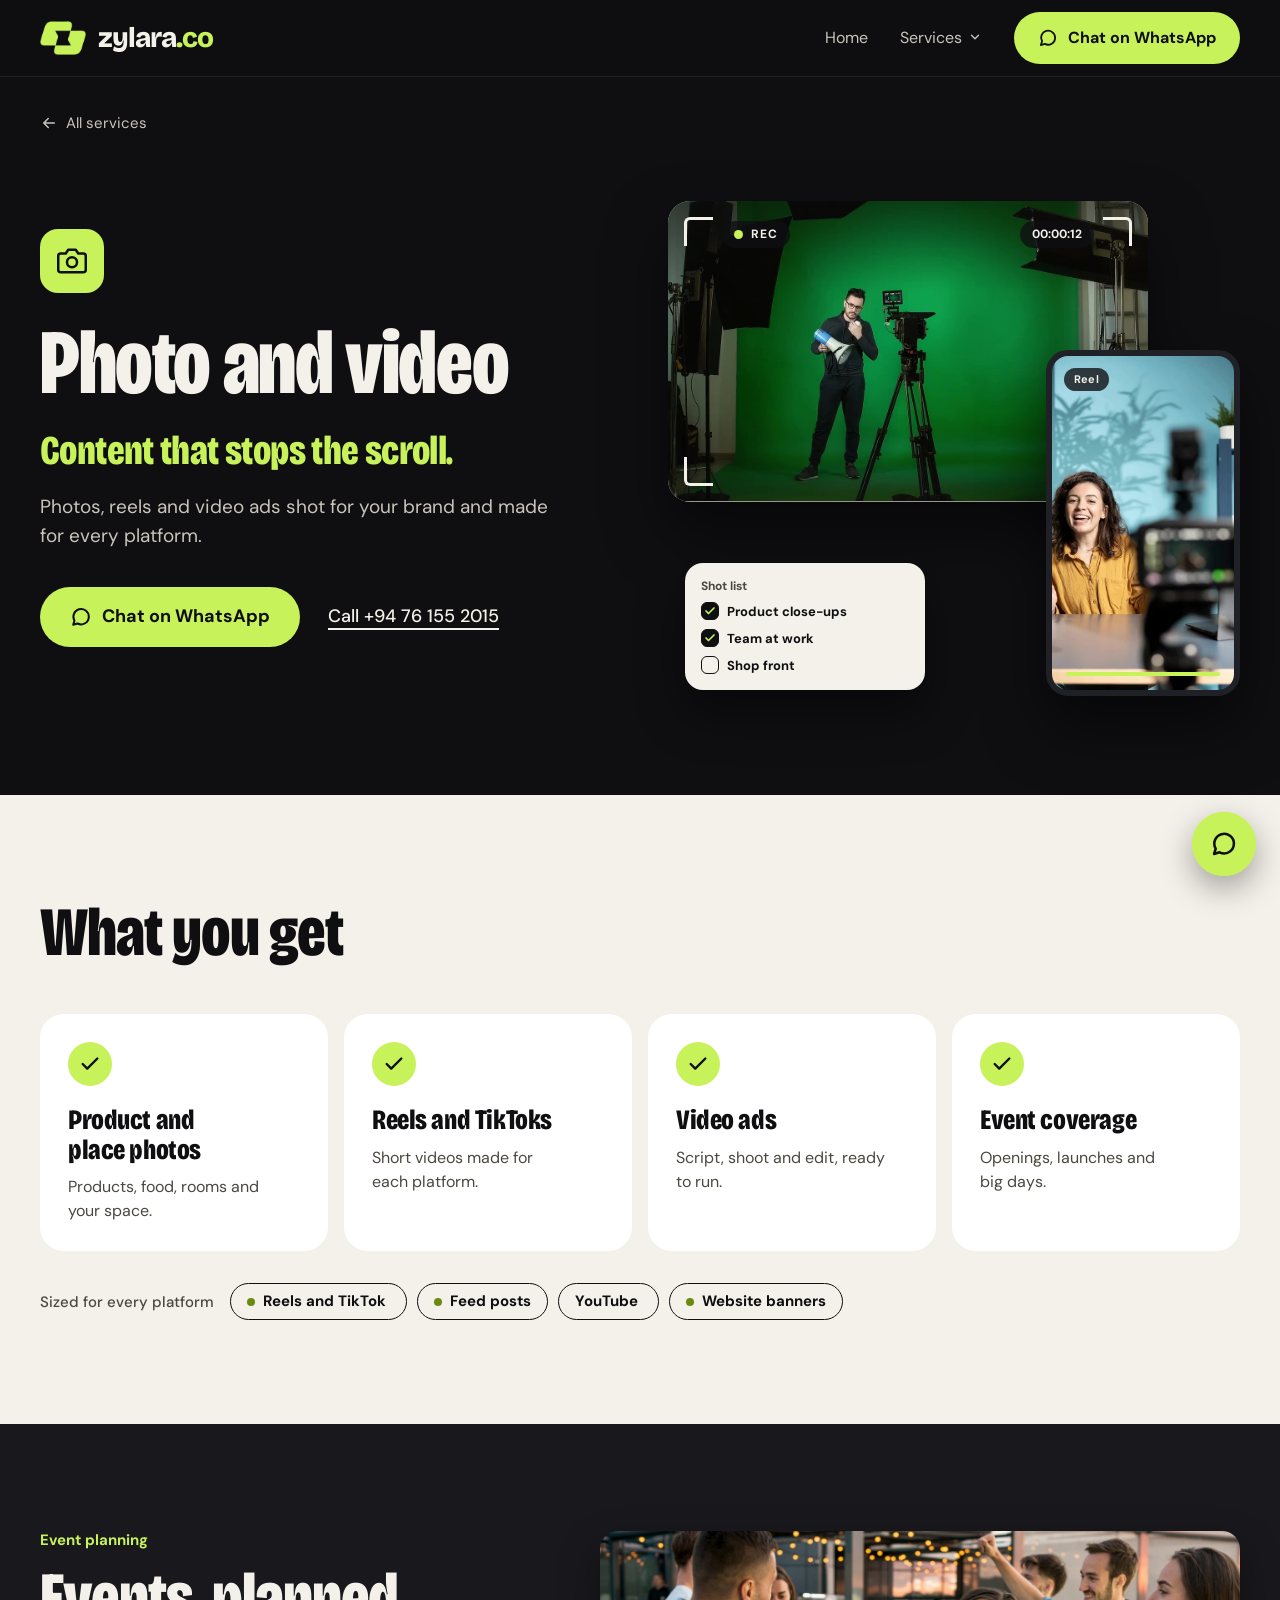
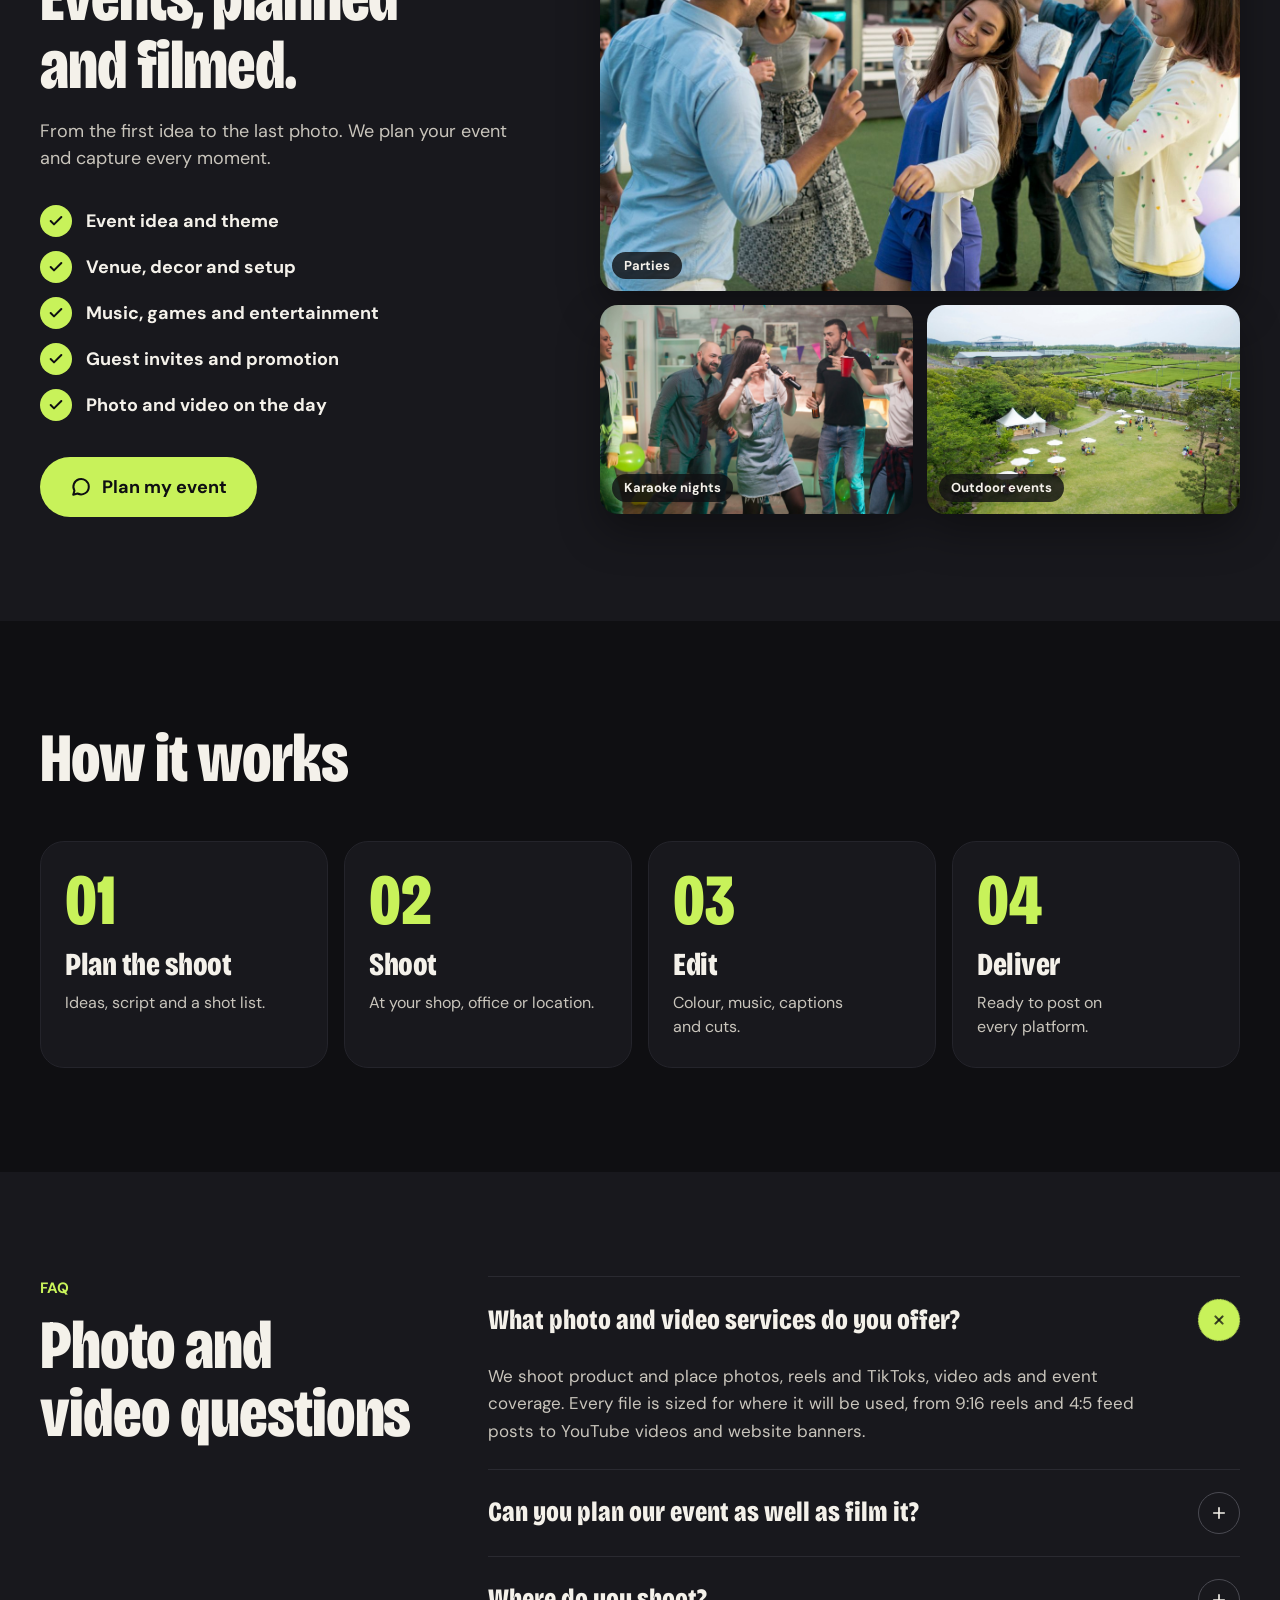
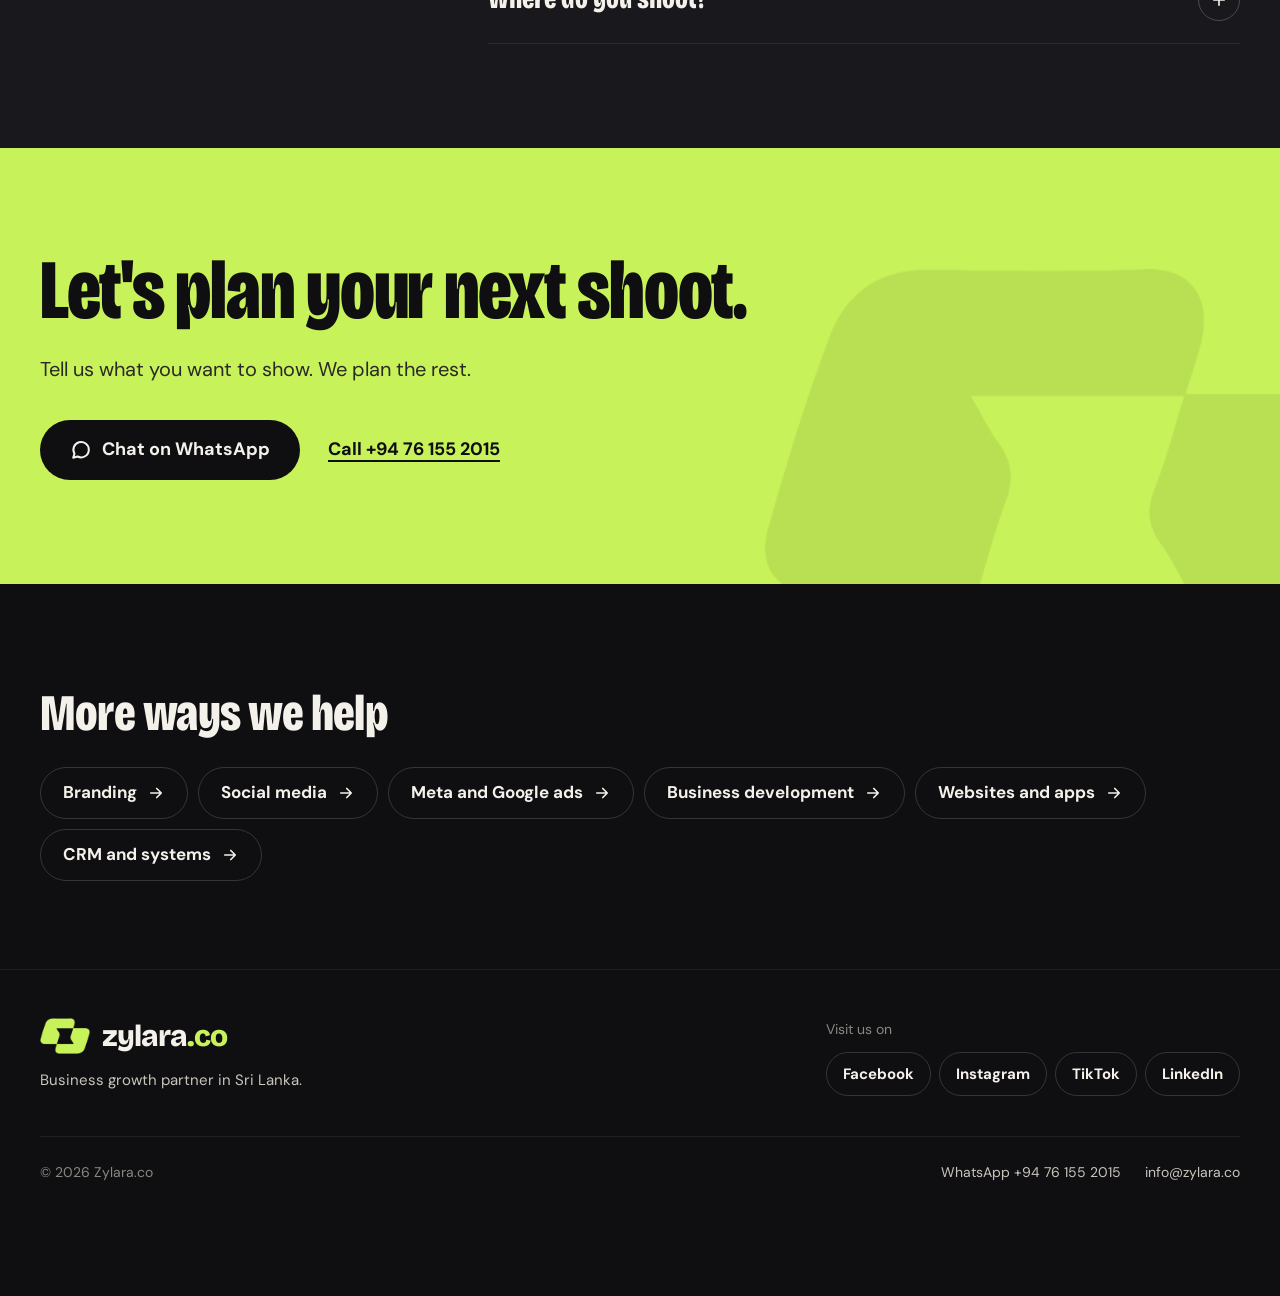
<file: photo-video/index.html>
<!doctype html>
<html lang="en">
<head>
<meta charset="utf-8">
<meta name="viewport" content="width=device-width, initial-scale=1">
<meta name="description" content="Product photos, reels, video ads and event planning with photo and video coverage in Sri Lanka. Zylara.co plans, shoots and edits content for your brand.">
<meta property="og:type" content="website">
<meta property="og:site_name" content="Zylara.co">
<meta property="og:title" content="Photo, video and event planning in Sri Lanka | Zylara.co">
<meta property="og:description" content="Product photos, reels, video ads and event planning with photo and video coverage in Sri Lanka. Zylara.co plans, shoots and edits content for your brand.">
<link rel="canonical" href="https://zylara.co/photo-video">
<meta property="og:url" content="https://zylara.co/photo-video">
<meta property="og:image" content="https://zylara.co/assets/images/brand/og-image.jpg">
<meta name="twitter:card" content="summary_large_image">
<meta name="theme-color" content="#0F0F12">
<link rel="icon" type="image/png" sizes="64x64" href="../assets/images/brand/favicon.png">
<link rel="apple-touch-icon" href="../assets/images/brand/apple-touch-icon.png">
<link rel="preconnect" href="https://fonts.googleapis.com">
<link rel="preconnect" href="https://fonts.gstatic.com" crossorigin>
<link href="https://fonts.googleapis.com/css2?family=Bricolage+Grotesque:opsz,wdth,wght@12..96,75..100,200..800&amp;family=DM+Sans:opsz,wght@9..40,400..700&amp;display=swap" rel="stylesheet">
<link rel="stylesheet" href="../assets/css/site.css">
<link rel="stylesheet" href="../assets/css/photo-video.css">
<title>Photo, video and event planning in Sri Lanka | Zylara.co</title>
<script type="application/ld+json">{"@context":"https://schema.org","@graph":[{"@type":"Service","@id":"https://zylara.co/photo-video#service","name":"Photo and video","serviceType":"Photo and video production and event planning","description":"Product photos, reels, video ads and event planning with photo and video coverage in Sri Lanka. Zylara.co plans, shoots and edits content for your brand.","url":"https://zylara.co/photo-video","provider":{"@type":"ProfessionalService","@id":"https://zylara.co/#org","name":"Zylara.co","url":"https://zylara.co/"},"areaServed":{"@type":"Country","name":"Sri Lanka"}},{"@type":"BreadcrumbList","itemListElement":[{"@type":"ListItem","position":1,"name":"Home","item":"https://zylara.co/"},{"@type":"ListItem","position":2,"name":"Photo and video","item":"https://zylara.co/photo-video"}]},{"@type":"FAQPage","mainEntity":[{"@type":"Question","name":"What photo and video services do you offer?","acceptedAnswer":{"@type":"Answer","text":"We shoot product and place photos, reels and TikToks, video ads and event coverage. Every file is sized for where it will be used, from 9:16 reels and 4:5 feed posts to YouTube videos and website banners."}},{"@type":"Question","name":"Can you plan our event as well as film it?","acceptedAnswer":{"@type":"Answer","text":"Yes. We help with the event idea and theme, venue, decor and setup, music, games and entertainment, and guest invites and promotion. On the day, our team captures the photos and video."}},{"@type":"Question","name":"Where do you shoot?","acceptedAnswer":{"@type":"Answer","text":"At your shop, office or any location you choose. We plan the shoot with ideas, a script and a shot list, then edit with colour, music, captions and cuts, and deliver files ready to post."}}]}]}</script>
</head>
<body>
<div class="site " style="background: #0F0F12; color: #F4F1EA; font-family: 'DM Sans', system-ui, sans-serif; font-size: 18px; line-height: 1.6">
<a class="skip" href="#main">Skip to content</a>

<header class="site-head " style="position: sticky; top: 0; z-index: 20; background: rgba(15, 15, 18, 0.88); backdrop-filter: blur(12px); -webkit-backdrop-filter: blur(12px); border-bottom: 1px solid #1F1F25">
<div class="wrap" style="display: flex; align-items: center; justify-content: space-between; gap: 24px; min-height: 76px">
<a class="logo" href="../" aria-label="Zylara.co home" style="font-size: 28px"><img class="lmark" src="../assets/images/brand/zylara-mark.png" alt="" style="width: 46px"><span>zylara<span style="color: #C8F25A">.co</span></span></a>
<nav aria-label="Main" class="nav-links" style="align-items: center; gap: 32px; font-size: 16px">
<a class="nl" href="../">Home</a>
<div class="dd">
<a class="nl" href="../">Services<svg width="14" height="14" viewBox="0 0 24 24" fill="none" stroke="currentColor" stroke-width="2.4" stroke-linecap="round" stroke-linejoin="round" aria-hidden="true" style="margin-left: 6px; vertical-align: -1px"><path d="M6 9l6 6 6-6"></path></svg></a>
<div class="dd-menu">
<a href="../branding/">Branding</a>
<a href="../social-media/">Social media</a>
<a class="on" href="../photo-video/" aria-current="page">Photo and video</a>
<a href="../meta-google-ads/">Meta and Google ads</a>
<a href="../business-development/">Business development</a>
<a href="../websites-apps/">Websites and apps</a>
<a href="../crm-systems/">CRM and systems</a>
</div>
</div>
<a class="btn btn-volt" href="https://wa.me/94761552015?text=Hi%20Zylara%2C%20I%27d%20like%20help%20with%20photo%20and%20video."><svg width="20" height="20" viewBox="0 0 24 24" fill="none" stroke="currentColor" stroke-width="2.2" stroke-linecap="round" stroke-linejoin="round" aria-hidden="true"><path d="M20.5 11.6a8.4 8.4 0 0 1-12.3 7.5L3.5 20.5l1.4-4.5a8.4 8.4 0 1 1 15.6-4.4z"></path></svg>Chat on WhatsApp</a>
</nav>
<div class="hd-r"><a class="wa-sm" href="https://wa.me/94761552015?text=Hi%20Zylara%2C%20I%27d%20like%20help%20with%20photo%20and%20video." aria-label="Chat on WhatsApp"><svg width="22" height="22" viewBox="0 0 24 24" fill="none" stroke="currentColor" stroke-width="2.2" stroke-linecap="round" stroke-linejoin="round" aria-hidden="true"><path d="M20.5 11.6a8.4 8.4 0 0 1-12.3 7.5L3.5 20.5l1.4-4.5a8.4 8.4 0 1 1 15.6-4.4z"></path></svg></a><button class="menu-btn" type="button" aria-label="Menu" aria-expanded="false" data-act="toggleMenu" style="width: 48px; height: 48px; align-items: center; justify-content: center; border-radius: 14px; border: 1px solid #34343B; background: transparent; color: #F4F1EA; cursor: pointer">
<zy-if data-if="menuOpen" hidden><svg width="22" height="22" viewBox="0 0 24 24" fill="none" stroke="currentColor" stroke-width="2" stroke-linecap="round" aria-hidden="true"><path d="M6 6l12 12M18 6L6 18"></path></svg></zy-if>
<zy-if data-if="menuClosed"><svg width="22" height="22" viewBox="0 0 24 24" fill="none" stroke="currentColor" stroke-width="2" stroke-linecap="round" aria-hidden="true"><path d="M4 7h16M4 12h16M4 17h16"></path></svg></zy-if>
</button></div>
</div>
<zy-if data-if="menuOpen" hidden>
<div class="mobile-panel" style="border-top: 1px solid #1F1F25">
<nav aria-label="Mobile" class="wrap" style="display: flex; flex-direction: column; padding-top: 8px; padding-bottom: 28px">
<a class="display mlink" href="../" data-act="closeMenu">Home</a>
<p class="m-lbl">Services</p>
<div class="m-svc"><a href="../branding/" data-act="closeMenu">Branding</a><a href="../social-media/" data-act="closeMenu">Social media</a><a class="on" aria-current="page" href="../photo-video/" data-act="closeMenu">Photo and video</a><a href="../meta-google-ads/" data-act="closeMenu">Meta and Google ads</a><a href="../business-development/" data-act="closeMenu">Business development</a><a href="../websites-apps/" data-act="closeMenu">Websites and apps</a><a href="../crm-systems/" data-act="closeMenu">CRM and systems</a></div>
<a class="display mlink" href="#faq" data-act="closeMenu">Questions</a>
<a class="btn btn-lg btn-volt" href="https://wa.me/94761552015?text=Hi%20Zylara%2C%20I%27d%20like%20help%20with%20photo%20and%20video." style="margin-top: 24px"><svg width="22" height="22" viewBox="0 0 24 24" fill="none" stroke="currentColor" stroke-width="2.2" stroke-linecap="round" stroke-linejoin="round" aria-hidden="true"><path d="M20.5 11.6a8.4 8.4 0 0 1-12.3 7.5L3.5 20.5l1.4-4.5a8.4 8.4 0 1 1 15.6-4.4z"></path></svg>Chat on WhatsApp</a>
</nav>
</div>
</zy-if>
</header>

<main id="main">

<section>
<div class="wrap" style="padding-top: 24px; padding-bottom: 88px">
<a class="crumb" href="../"><svg width="18" height="18" viewBox="0 0 24 24" fill="none" stroke="currentColor" stroke-width="2" stroke-linecap="round" stroke-linejoin="round" aria-hidden="true"><path d="M19 12H5M11 18l-6-6 6-6"></path></svg>All services</a>
<div style="display: flex; flex-wrap: wrap; align-items: center; gap: 48px 56px; margin-top: 24px">
<div style="flex: 1 1 480px; min-width: 0">
<span class="tile fade-in"><svg width="30" height="30" viewBox="0 0 24 24" fill="none" stroke="currentColor" stroke-width="2" stroke-linecap="round" stroke-linejoin="round" aria-hidden="true"><path d="M23 19a2 2 0 0 1-2 2H3a2 2 0 0 1-2-2V8a2 2 0 0 1 2-2h4l2-3h6l2 3h4a2 2 0 0 1 2 2z"></path><circle cx="12" cy="13" r="4"></circle></svg></span>
<h1 class="display" style="margin: 28px 0 0; font-size: clamp(60px, 7.2vw, 104px); line-height: 0.92"><span class="line"><span>Photo and video</span></span></h1>
<p class="display fade-in" style="margin: 18px 0 0; font-size: clamp(30px, 3.2vw, 44px); line-height: 1.05; color: #C8F25A">Content that stops the scroll.</p>
<p class="fade-in" style="margin: 20px 0 0; max-width: 520px; font-size: 19px; line-height: 1.55; color: #C9C5BC">Photos, reels and video ads shot for your brand and made for every platform.</p>
<div class="fade-in" style="display: flex; flex-wrap: wrap; align-items: center; gap: 14px 28px; margin-top: 36px">
<a class="btn btn-lg btn-volt" href="https://wa.me/94761552015?text=Hi%20Zylara%2C%20I%27d%20like%20help%20with%20photo%20and%20video."><svg width="22" height="22" viewBox="0 0 24 24" fill="none" stroke="currentColor" stroke-width="2.2" stroke-linecap="round" stroke-linejoin="round" aria-hidden="true"><path d="M20.5 11.6a8.4 8.4 0 0 1-12.3 7.5L3.5 20.5l1.4-4.5a8.4 8.4 0 1 1 15.6-4.4z"></path></svg>Chat on WhatsApp</a>
<a class="link-under" href="tel:+94761552015">Call +94 76 155 2015</a>
</div>
</div>
<div class="vis" data-par="0.07" aria-hidden="true" style="flex: 1 1 480px; min-width: 0">
<div class="vf">
<video class="vf-v" data-auto="1" src="../assets/videos/photo-studio.mp4" poster="../assets/images/photo-video/photo-studio-poster.jpg" autoplay="" muted="" loop="" playsinline="" preload="auto"></video>
<span class="vf-shade"></span>
<span class="cn cn1"></span><span class="cn cn2"></span><span class="cn cn3"></span><span class="cn cn4"></span>
<span class="rec"><i></i>REC</span><span class="tc">00:00:12</span>
</div>
<div class="reel bob">
<video class="reel-v" data-auto="1" src="../assets/videos/photo-reel.mp4" poster="../assets/images/photo-video/photo-reel-poster.jpg" autoplay="" muted="" loop="" playsinline="" preload="auto"></video>
<span class="reel-tag">Reel</span>
<span class="prog"><i></i></span>
</div>
<div class="shots bob">
<span class="sl-t">Shot list</span>
<span class="sl-i done"><i><svg width="12" height="12" viewBox="0 0 24 24" fill="none" stroke="currentColor" stroke-width="3.4" stroke-linecap="round" stroke-linejoin="round"><path d="M4 12l5 5L20 6"></path></svg></i>Product close-ups</span>
<span class="sl-i done"><i><svg width="12" height="12" viewBox="0 0 24 24" fill="none" stroke="currentColor" stroke-width="3.4" stroke-linecap="round" stroke-linejoin="round"><path d="M4 12l5 5L20 6"></path></svg></i>Team at work</span>
<span class="sl-i"><i></i>Shop front</span>
</div>
<div class="lv"><span class="lv-ic"><svg width="18" height="18" viewBox="0 0 24 24" fill="none" stroke="currentColor" stroke-width="2" stroke-linecap="round" stroke-linejoin="round"><path d="M23 19a2 2 0 0 1-2 2H3a2 2 0 0 1-2-2V8a2 2 0 0 1 2-2h4l2-3h6l2 3h4a2 2 0 0 1 2 2z"></path><circle cx="12" cy="13" r="4"></circle></svg></span><span class="lv-msgs"><span class="lv-m lv-m0"><b>Shoot booked</b><small>for this Saturday</small></span><span class="lv-m lv-m1"><b>Photos ready</b><small>for your review</small></span><span class="lv-m lv-m2"><b>Reel posted</b><small>on Instagram and TikTok</small></span></span><span class="lv-now">Just now</span></div>
</div>
</div>
</div>
</section>

<section class="sec" style="background: #F4F1EA; color: #0F0F12">
<div class="wrap">
<div class="reveal" style="display: flex; flex-wrap: wrap; justify-content: space-between; align-items: flex-end; gap: 16px 40px">
<h2 class="display h2">What you get</h2>

</div>
<div class="gets reveal">
<article class="get"><span class="tick"><svg width="22" height="22" viewBox="0 0 24 24" fill="none" stroke="currentColor" stroke-width="2.6" stroke-linecap="round" stroke-linejoin="round" aria-hidden="true"><path d="M4 12l5 5L20 6"></path></svg></span><h3 class="display">Product and place photos</h3><p>Products, food, rooms and your space.</p></article>
<article class="get"><span class="tick"><svg width="22" height="22" viewBox="0 0 24 24" fill="none" stroke="currentColor" stroke-width="2.6" stroke-linecap="round" stroke-linejoin="round" aria-hidden="true"><path d="M4 12l5 5L20 6"></path></svg></span><h3 class="display">Reels and TikToks</h3><p>Short videos made for each platform.</p></article>
<article class="get"><span class="tick"><svg width="22" height="22" viewBox="0 0 24 24" fill="none" stroke="currentColor" stroke-width="2.6" stroke-linecap="round" stroke-linejoin="round" aria-hidden="true"><path d="M4 12l5 5L20 6"></path></svg></span><h3 class="display">Video ads</h3><p>Script, shoot and edit, ready to run.</p></article>
<article class="get"><span class="tick"><svg width="22" height="22" viewBox="0 0 24 24" fill="none" stroke="currentColor" stroke-width="2.6" stroke-linecap="round" stroke-linejoin="round" aria-hidden="true"><path d="M4 12l5 5L20 6"></path></svg></span><h3 class="display">Event coverage</h3><p>Openings, launches and big days.</p></article>
</div>
<div class="plats reveal"><b>Sized for every platform</b><span class="pp"><i></i>Reels and TikTok&nbsp;</span><span class="pp"><i></i>Feed posts<br></span><span class="pp">YouTube&nbsp;</span><span class="pp"><i></i>Website banners</span></div>
</div>
</section>

<section class="sec" id="events" style="background: #18181D">
<div class="wrap ev">
<div class="ev-txt reveal">
<p style="margin: 0 0 12px; font-size: 15px; font-weight: 700; color: #C8F25A">Event planning</p>
<h2 class="display h2">Events, planned and filmed.</h2>
<p style="margin: 18px 0 0; max-width: 480px; font-size: 18px; line-height: 1.55; color: #C9C5BC">From the first idea to the last photo. We plan your event and capture every moment.</p>
<ul class="ev-list">
<li><span class="tk"><svg width="16" height="16" viewBox="0 0 24 24" fill="none" stroke="currentColor" stroke-width="3" stroke-linecap="round" stroke-linejoin="round" aria-hidden="true"><path d="M4 12l5 5L20 6"></path></svg></span>Event idea and theme</li>
<li><span class="tk"><svg width="16" height="16" viewBox="0 0 24 24" fill="none" stroke="currentColor" stroke-width="3" stroke-linecap="round" stroke-linejoin="round" aria-hidden="true"><path d="M4 12l5 5L20 6"></path></svg></span>Venue, decor and setup</li>
<li><span class="tk"><svg width="16" height="16" viewBox="0 0 24 24" fill="none" stroke="currentColor" stroke-width="3" stroke-linecap="round" stroke-linejoin="round" aria-hidden="true"><path d="M4 12l5 5L20 6"></path></svg></span>Music, games and entertainment</li>
<li><span class="tk"><svg width="16" height="16" viewBox="0 0 24 24" fill="none" stroke="currentColor" stroke-width="3" stroke-linecap="round" stroke-linejoin="round" aria-hidden="true"><path d="M4 12l5 5L20 6"></path></svg></span>Guest invites and promotion</li>
<li><span class="tk"><svg width="16" height="16" viewBox="0 0 24 24" fill="none" stroke="currentColor" stroke-width="3" stroke-linecap="round" stroke-linejoin="round" aria-hidden="true"><path d="M4 12l5 5L20 6"></path></svg></span>Photo and video on the day</li>
</ul>
<a class="btn btn-lg btn-volt" href="https://wa.me/94761552015?text=Hi%20Zylara%2C%20I%27d%20like%20help%20planning%20an%20event." style="margin-top: 36px"><svg width="22" height="22" viewBox="0 0 24 24" fill="none" stroke="currentColor" stroke-width="2.2" stroke-linecap="round" stroke-linejoin="round" aria-hidden="true"><path d="M20.5 11.6a8.4 8.4 0 0 1-12.3 7.5L3.5 20.5l1.4-4.5a8.4 8.4 0 1 1 15.6-4.4z"></path></svg>Plan my event</a>
</div>
<div class="ev-pics reveal">
<figure class="ev-pic big"><img src="../assets/images/photo-video/event-dance.jpg" alt="Friends dancing at a rooftop party" loading="lazy"><span class="ev-tag">Parties</span></figure>
<figure class="ev-pic"><img src="../assets/images/photo-video/event-karaoke.jpg" alt="Guest singing karaoke at a party" loading="lazy"><span class="ev-tag">Karaoke nights</span></figure>
<figure class="ev-pic"><img src="../assets/images/photo-video/event-outdoor.jpg" alt="Outdoor event with white tents and umbrellas on a lawn" loading="lazy"><span class="ev-tag">Outdoor events</span></figure>
</div>
</div>
</section>

<section class="sec">
<div class="wrap">
<h2 class="display h2 reveal">How it works</h2>
<ol class="steps reveal">
<li class="st"><span class="n">01</span><h3 class="display">Plan the shoot</h3><p>Ideas, script and a shot list.</p></li>
<li class="st"><span class="n">02</span><h3 class="display">Shoot</h3><p>At your shop, office or location.</p></li>
<li class="st"><span class="n">03</span><h3 class="display">Edit</h3><p>Colour, music, captions and cuts.</p></li>
<li class="st"><span class="n">04</span><h3 class="display">Deliver</h3><p>Ready to post on every platform.</p></li>
</ol>
</div>
</section>

<section class="sec" id="faq" style="background: #18181D">
<div class="wrap" style="display: flex; flex-wrap: wrap; gap: 32px 72px; align-items: flex-start">
<div class="reveal" style="flex: 1 1 280px; min-width: 0">
<p style="margin: 0 0 12px; font-size: 15px; font-weight: 700; color: #C8F25A">FAQ</p>
<h2 class="display h2">Photo and video questions</h2>
</div>
<div class="qa reveal" style="flex: 2 1 560px; min-width: 0">
<details open>
<summary>What photo and video services do you offer?<span class="plus" aria-hidden="true"><svg width="18" height="18" viewBox="0 0 24 24" fill="none" stroke="currentColor" stroke-width="2.2" stroke-linecap="round"><path d="M12 5v14M5 12h14"></path></svg></span></summary>
<p>We shoot product and place photos, reels and TikToks, video ads and event coverage. Every file is sized for where it will be used, from 9:16 reels and 4:5 feed posts to YouTube videos and website banners.</p>
</details>
<details>
<summary>Can you plan our event as well as film it?<span class="plus" aria-hidden="true"><svg width="18" height="18" viewBox="0 0 24 24" fill="none" stroke="currentColor" stroke-width="2.2" stroke-linecap="round"><path d="M12 5v14M5 12h14"></path></svg></span></summary>
<p>Yes. We help with the event idea and theme, venue, decor and setup, music, games and entertainment, and guest invites and promotion. On the day, our team captures the photos and video.</p>
</details>
<details>
<summary>Where do you shoot?<span class="plus" aria-hidden="true"><svg width="18" height="18" viewBox="0 0 24 24" fill="none" stroke="currentColor" stroke-width="2.2" stroke-linecap="round"><path d="M12 5v14M5 12h14"></path></svg></span></summary>
<p>At your shop, office or any location you choose. We plan the shoot with ideas, a script and a shot list, then edit with colour, music, captions and cuts, and deliver files ready to post.</p>
</details>
</div>
</div>
</section>

<section style="background: #C8F25A; color: #0F0F12; position: relative; overflow: hidden">
<img class="big-z" src="../assets/images/brand/zylara-mark-dark.png" alt="" aria-hidden="true">
<div class="wrap sec" style="position: relative">
<h2 class="display reveal" style="margin: 0; max-width: 900px; font-size: clamp(52px, 6.6vw, 104px); line-height: 0.92">Let's plan your next shoot.</h2>
<p style="margin: 24px 0 0; max-width: 520px; font-size: 20px; line-height: 1.5; color: #2A2925">Tell us what you want to show. We plan the rest.</p>
<div style="display: flex; flex-wrap: wrap; align-items: center; gap: 16px 28px; margin-top: 36px">
<a class="btn btn-lg btn-ink" href="https://wa.me/94761552015?text=Hi%20Zylara%2C%20I%27d%20like%20help%20with%20photo%20and%20video."><svg width="22" height="22" viewBox="0 0 24 24" fill="none" stroke="currentColor" stroke-width="2.2" stroke-linecap="round" stroke-linejoin="round" aria-hidden="true"><path d="M20.5 11.6a8.4 8.4 0 0 1-12.3 7.5L3.5 20.5l1.4-4.5a8.4 8.4 0 1 1 15.6-4.4z"></path></svg>Chat on WhatsApp</a>
<a class="ink-link" href="tel:+94761552015">Call +94 76 155 2015</a>
</div>
</div>
</section>

<section class="sec" style="padding-bottom: 88px">
<div class="wrap">
<h2 class="display reveal" style="margin: 0; font-size: clamp(36px, 4vw, 56px); line-height: 1">More ways we help</h2>
<nav class="chips reveal" aria-label="Other services">
<a class="chip" href="../branding/">Branding<svg width="18" height="18" viewBox="0 0 24 24" fill="none" stroke="currentColor" stroke-width="2.2" stroke-linecap="round" stroke-linejoin="round" aria-hidden="true"><path d="M5 12h14M13 6l6 6-6 6"></path></svg></a>
<a class="chip" href="../social-media/">Social media<svg width="18" height="18" viewBox="0 0 24 24" fill="none" stroke="currentColor" stroke-width="2.2" stroke-linecap="round" stroke-linejoin="round" aria-hidden="true"><path d="M5 12h14M13 6l6 6-6 6"></path></svg></a>
<a class="chip" href="../meta-google-ads/">Meta and Google ads<svg width="18" height="18" viewBox="0 0 24 24" fill="none" stroke="currentColor" stroke-width="2.2" stroke-linecap="round" stroke-linejoin="round" aria-hidden="true"><path d="M5 12h14M13 6l6 6-6 6"></path></svg></a>
<a class="chip" href="../business-development/">Business development<svg width="18" height="18" viewBox="0 0 24 24" fill="none" stroke="currentColor" stroke-width="2.2" stroke-linecap="round" stroke-linejoin="round" aria-hidden="true"><path d="M5 12h14M13 6l6 6-6 6"></path></svg></a>
<a class="chip" href="../websites-apps/">Websites and apps<svg width="18" height="18" viewBox="0 0 24 24" fill="none" stroke="currentColor" stroke-width="2.2" stroke-linecap="round" stroke-linejoin="round" aria-hidden="true"><path d="M5 12h14M13 6l6 6-6 6"></path></svg></a>
<a class="chip" href="../crm-systems/">CRM and systems<svg width="18" height="18" viewBox="0 0 24 24" fill="none" stroke="currentColor" stroke-width="2.2" stroke-linecap="round" stroke-linejoin="round" aria-hidden="true"><path d="M5 12h14M13 6l6 6-6 6"></path></svg></a>
</nav>
</div>
</section>

</main>

<footer style="border-top: 1px solid #1F1F25">
<div class="wrap" style="padding-top: 48px; padding-bottom: 112px">
<div style="display: flex; flex-wrap: wrap; justify-content: space-between; align-items: flex-start; gap: 32px 48px">
<div style="display: flex; flex-direction: column; gap: 14px">
<a class="logo" href="../" aria-label="Zylara.co home" style="font-size: 30px"><img class="lmark" src="../assets/images/brand/zylara-mark.png" alt="" style="width: 50px"><span>zylara<span style="color: #C8F25A">.co</span></span></a>
<p style="margin: 0; font-size: 15px; line-height: 1.6; color: #C9C5BC">Business growth partner in Sri Lanka.</p>
</div>
<div style="display: flex; flex-direction: column; gap: 12px">
<span style="font-size: 14px; color: #8A877F">Visit us on</span>
<div style="display: flex; flex-wrap: wrap; gap: 8px"><a class="soc-d" href="#">Facebook</a><a class="soc-d" href="#">Instagram</a><a class="soc-d" href="#">TikTok</a><a class="soc-d" href="#">LinkedIn</a></div>
</div>
</div>
<div style="display: flex; flex-wrap: wrap; justify-content: space-between; align-items: center; gap: 12px 24px; margin-top: 40px; padding-top: 24px; border-top: 1px solid #1F1F25; font-size: 14px; color: #8A877F">
<span>© 2026 Zylara.co</span>
<div style="display: flex; flex-wrap: wrap; gap: 8px 24px"><a class="fl" href="https://wa.me/94761552015">WhatsApp +94 76 155 2015</a><a class="fl" href="mailto:info@zylara.co">info@zylara.co</a></div>
</div>
</div>
</footer>

<a class="fab " href="https://wa.me/94761552015?text=Hi%20Zylara%2C%20I%27d%20like%20help%20with%20photo%20and%20video." aria-label="Chat on WhatsApp"><svg width="28" height="28" viewBox="0 0 24 24" fill="none" stroke="currentColor" stroke-width="2.2" stroke-linecap="round" stroke-linejoin="round" aria-hidden="true"><path d="M20.5 11.6a8.4 8.4 0 0 1-12.3 7.5L3.5 20.5l1.4-4.5a8.4 8.4 0 1 1 15.6-4.4z"></path></svg></a>
</div>
<script src="../assets/js/site.js" defer></script>
</body>
</html>
</file>
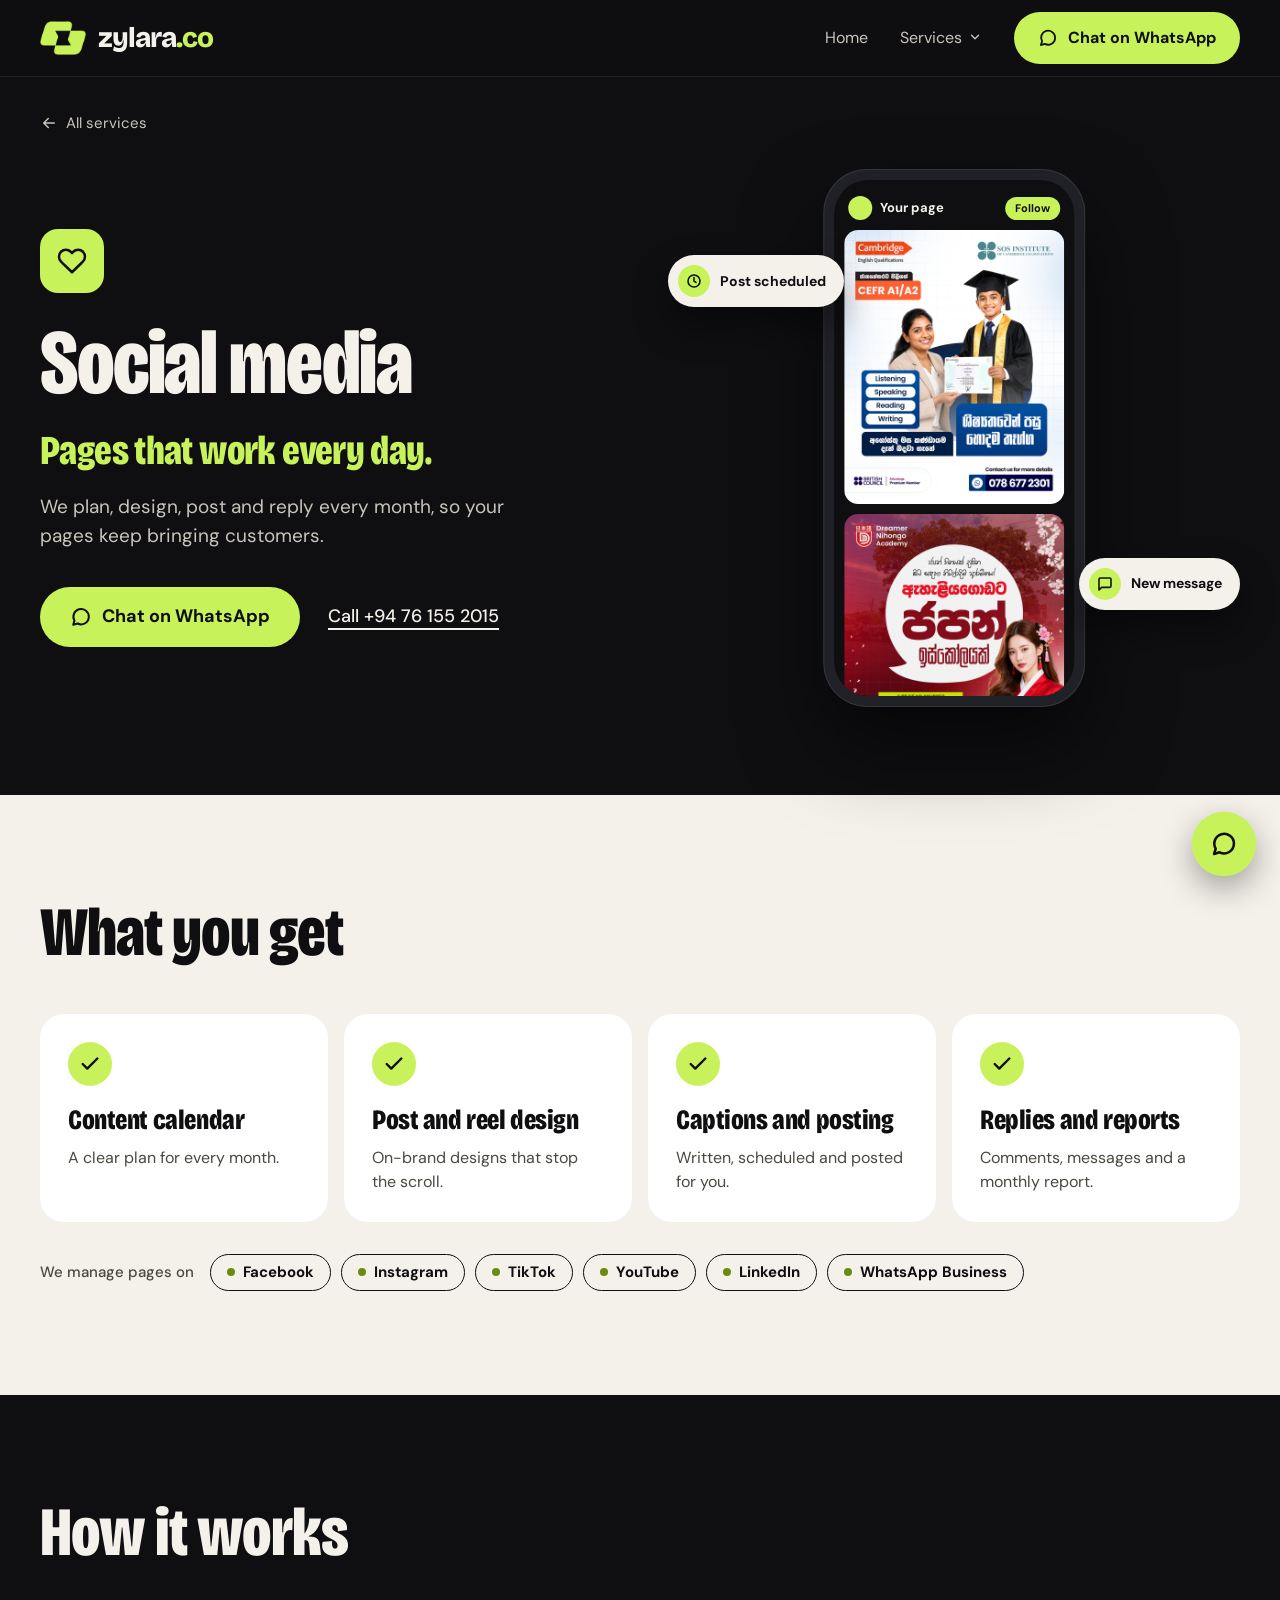
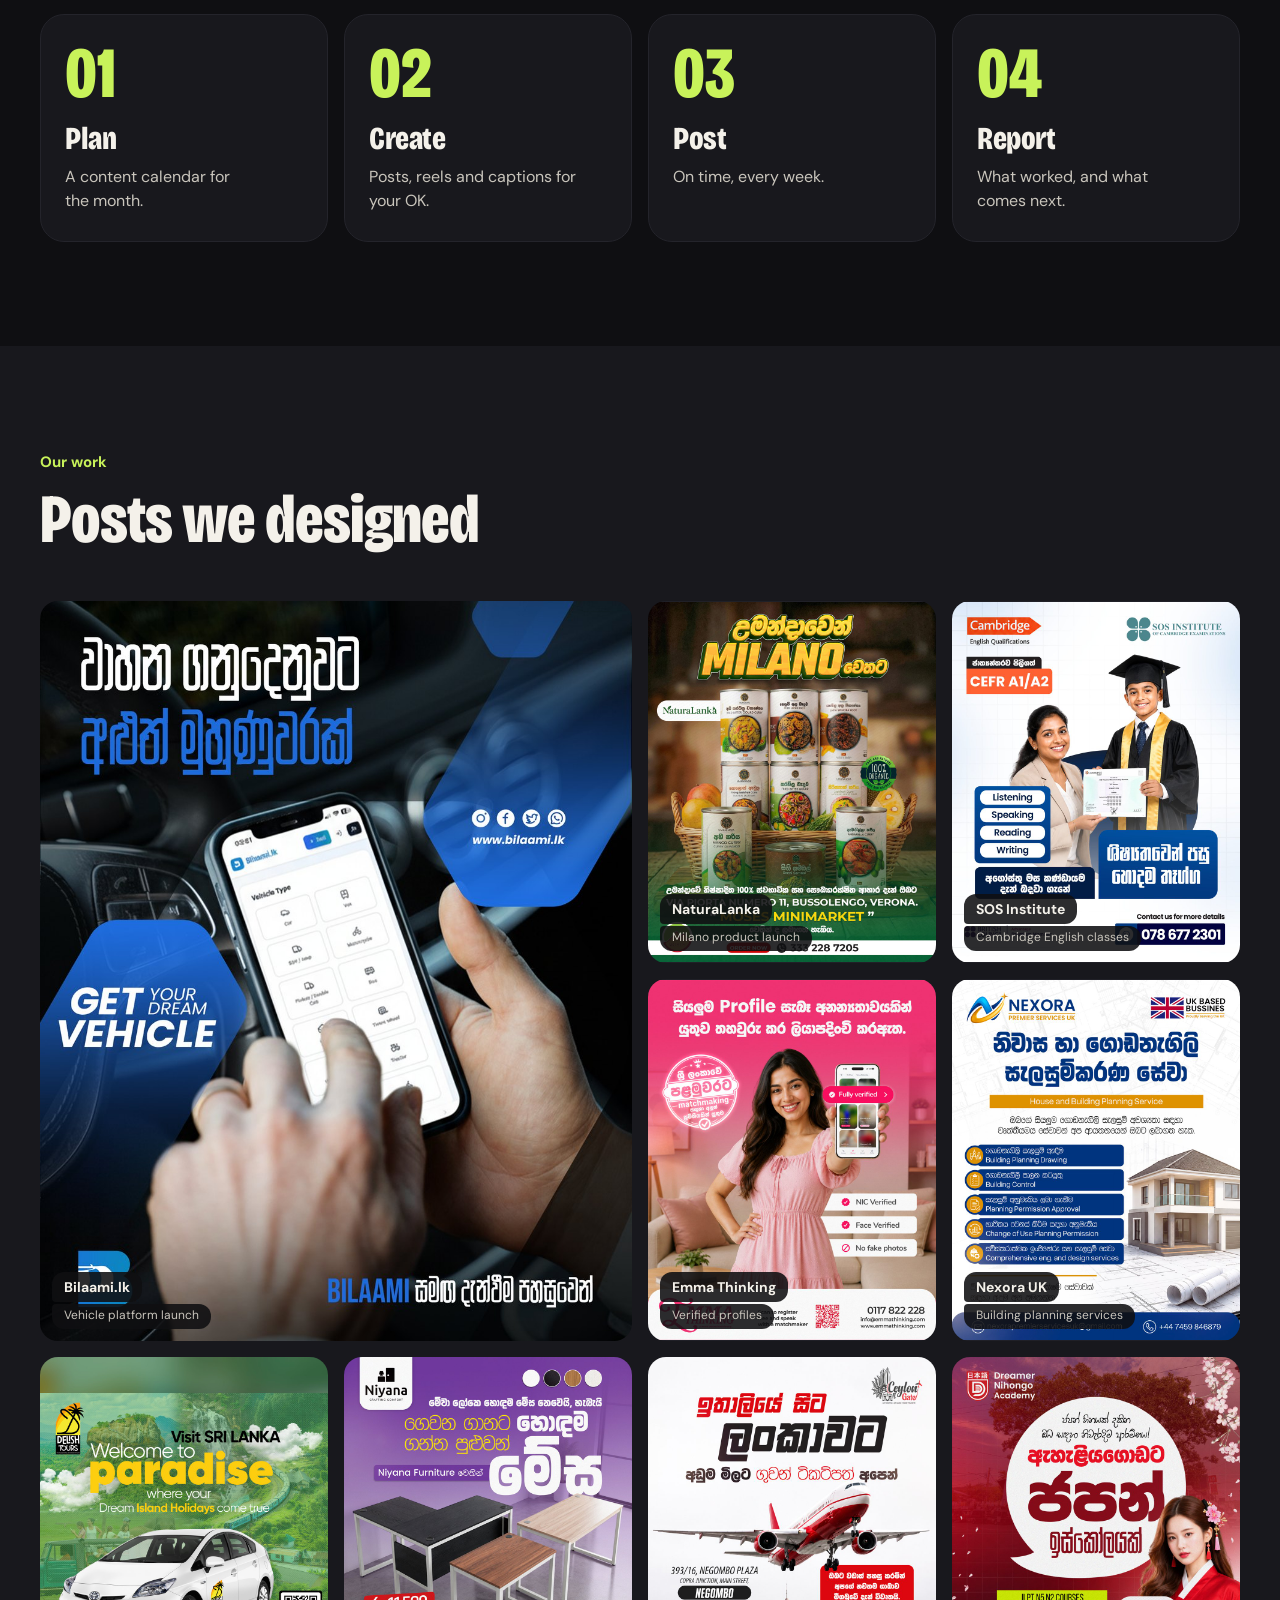
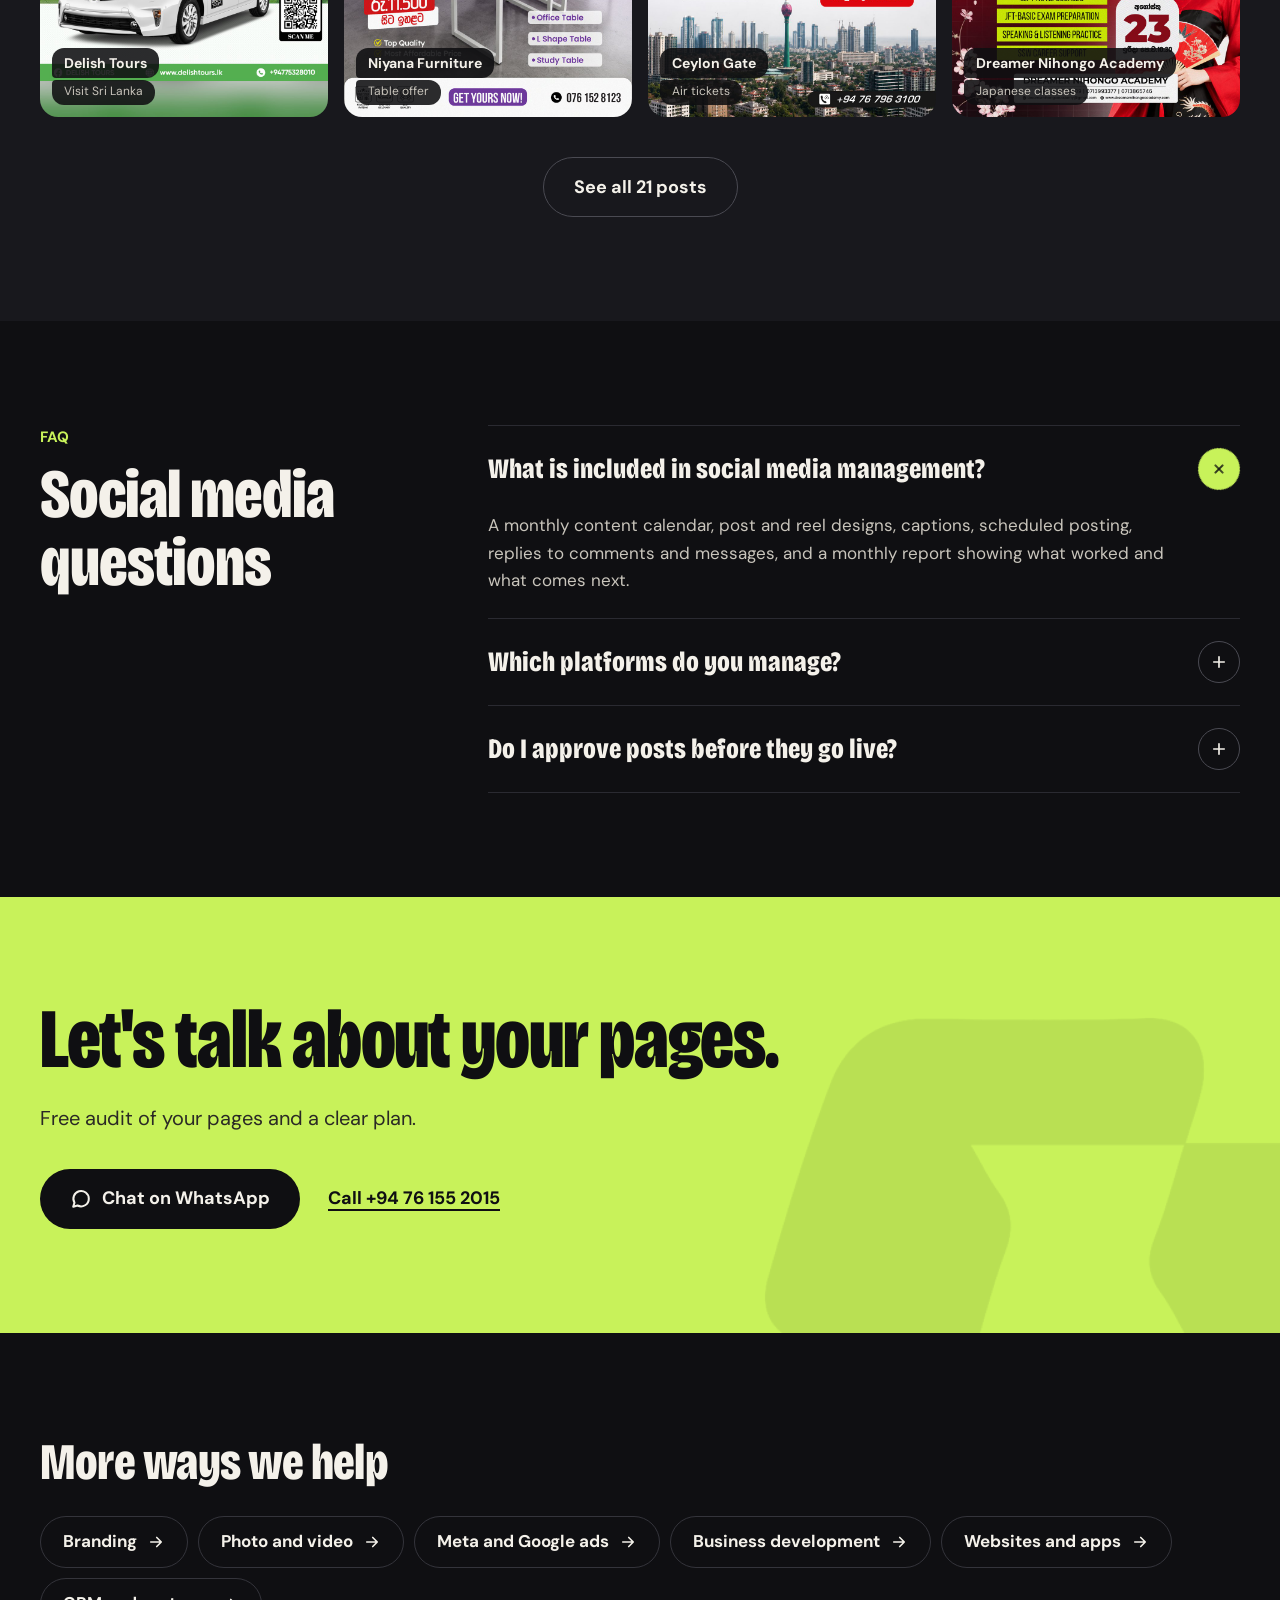
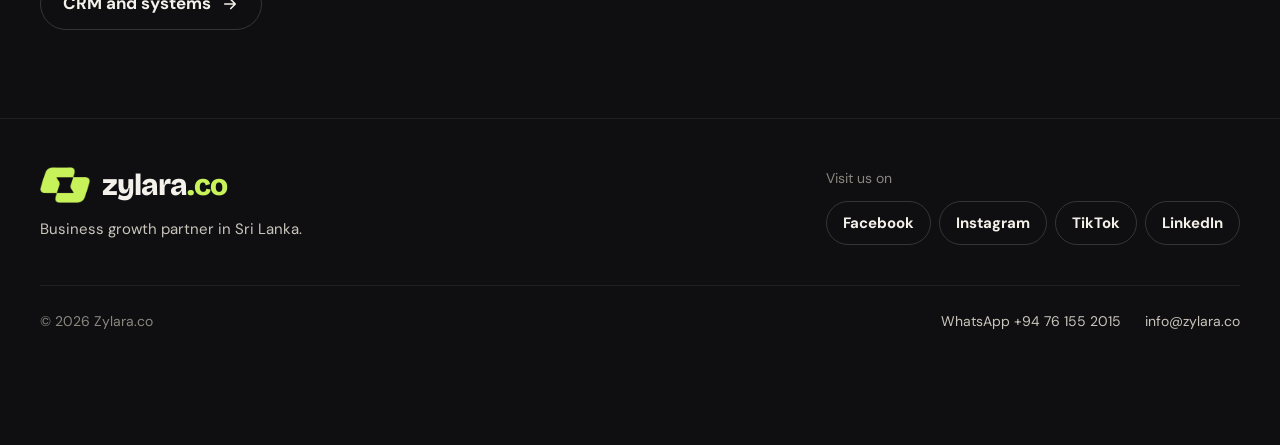
<file: social-media/index.html>
<!doctype html>
<html lang="en">
<head>
<meta charset="utf-8">
<meta name="viewport" content="width=device-width, initial-scale=1">
<meta name="description" content="Social media management in Sri Lanka: monthly content plans, post and reel design, captions, posting, replies and reports. Get a free page audit.">
<meta property="og:type" content="website">
<meta property="og:site_name" content="Zylara.co">
<meta property="og:title" content="Social media management in Sri Lanka | Zylara.co">
<meta property="og:description" content="Social media management in Sri Lanka: monthly content plans, post and reel design, captions, posting, replies and reports. Get a free page audit.">
<link rel="canonical" href="https://zylara.co/social-media">
<meta property="og:url" content="https://zylara.co/social-media">
<meta property="og:image" content="https://zylara.co/assets/images/brand/og-image.jpg">
<meta name="twitter:card" content="summary_large_image">
<meta name="theme-color" content="#0F0F12">
<link rel="icon" type="image/png" sizes="64x64" href="../assets/images/brand/favicon.png">
<link rel="apple-touch-icon" href="../assets/images/brand/apple-touch-icon.png">
<link rel="preconnect" href="https://fonts.googleapis.com">
<link rel="preconnect" href="https://fonts.gstatic.com" crossorigin>
<link href="https://fonts.googleapis.com/css2?family=Bricolage+Grotesque:opsz,wdth,wght@12..96,75..100,200..800&amp;family=DM+Sans:opsz,wght@9..40,400..700&amp;display=swap" rel="stylesheet">
<link rel="stylesheet" href="../assets/css/site.css">
<link rel="stylesheet" href="../assets/css/social-media.css">
<title>Social media management in Sri Lanka | Zylara.co</title>
<script type="application/ld+json">{"@context":"https://schema.org","@graph":[{"@type":"Service","@id":"https://zylara.co/social-media#service","name":"Social media management","serviceType":"Social media management","description":"Social media management in Sri Lanka: monthly content plans, post and reel design, captions, posting, replies and reports. Get a free page audit.","url":"https://zylara.co/social-media","provider":{"@type":"ProfessionalService","@id":"https://zylara.co/#org","name":"Zylara.co","url":"https://zylara.co/"},"areaServed":{"@type":"Country","name":"Sri Lanka"}},{"@type":"BreadcrumbList","itemListElement":[{"@type":"ListItem","position":1,"name":"Home","item":"https://zylara.co/"},{"@type":"ListItem","position":2,"name":"Social media management","item":"https://zylara.co/social-media"}]},{"@type":"FAQPage","mainEntity":[{"@type":"Question","name":"What is included in social media management?","acceptedAnswer":{"@type":"Answer","text":"A monthly content calendar, post and reel designs, captions, scheduled posting, replies to comments and messages, and a monthly report showing what worked and what comes next."}},{"@type":"Question","name":"Which platforms do you manage?","acceptedAnswer":{"@type":"Answer","text":"We manage pages on Facebook, Instagram, TikTok, YouTube, LinkedIn and WhatsApp Business, and plan content to suit each platform."}},{"@type":"Question","name":"Do I approve posts before they go live?","acceptedAnswer":{"@type":"Answer","text":"Yes. Every post, reel and caption is sent to you for confirmation before it is published, so nothing goes out without your OK."}}]}]}</script>
</head>
<body>
<div class="site " style="background: #0F0F12; color: #F4F1EA; font-family: 'DM Sans', system-ui, sans-serif; font-size: 18px; line-height: 1.6">
<a class="skip" href="#main">Skip to content</a>

<header class="site-head " style="position: sticky; top: 0; z-index: 20; background: rgba(15, 15, 18, 0.88); backdrop-filter: blur(12px); -webkit-backdrop-filter: blur(12px); border-bottom: 1px solid #1F1F25">
<div class="wrap" style="display: flex; align-items: center; justify-content: space-between; gap: 24px; min-height: 76px">
<a class="logo" href="../" aria-label="Zylara.co home" style="font-size: 28px"><img class="lmark" src="../assets/images/brand/zylara-mark.png" alt="" style="width: 46px"><span>zylara<span style="color: #C8F25A">.co</span></span></a>
<nav aria-label="Main" class="nav-links" style="align-items: center; gap: 32px; font-size: 16px">
<a class="nl" href="../">Home</a>
<div class="dd">
<a class="nl" href="../">Services<svg width="14" height="14" viewBox="0 0 24 24" fill="none" stroke="currentColor" stroke-width="2.4" stroke-linecap="round" stroke-linejoin="round" aria-hidden="true" style="margin-left: 6px; vertical-align: -1px"><path d="M6 9l6 6 6-6"></path></svg></a>
<div class="dd-menu">
<a href="../branding/">Branding</a>
<a class="on" href="../social-media/" aria-current="page">Social media</a>
<a href="../photo-video/">Photo and video</a>
<a href="../meta-google-ads/">Meta and Google ads</a>
<a href="../business-development/">Business development</a>
<a href="../websites-apps/">Websites and apps</a>
<a href="../crm-systems/">CRM and systems</a>
</div>
</div>
<a class="btn btn-volt" href="https://wa.me/94761552015?text=Hi%20Zylara%2C%20I%27d%20like%20help%20with%20social%20media."><svg width="20" height="20" viewBox="0 0 24 24" fill="none" stroke="currentColor" stroke-width="2.2" stroke-linecap="round" stroke-linejoin="round" aria-hidden="true"><path d="M20.5 11.6a8.4 8.4 0 0 1-12.3 7.5L3.5 20.5l1.4-4.5a8.4 8.4 0 1 1 15.6-4.4z"></path></svg>Chat on WhatsApp</a>
</nav>
<div class="hd-r"><a class="wa-sm" href="https://wa.me/94761552015?text=Hi%20Zylara%2C%20I%27d%20like%20help%20with%20social%20media." aria-label="Chat on WhatsApp"><svg width="22" height="22" viewBox="0 0 24 24" fill="none" stroke="currentColor" stroke-width="2.2" stroke-linecap="round" stroke-linejoin="round" aria-hidden="true"><path d="M20.5 11.6a8.4 8.4 0 0 1-12.3 7.5L3.5 20.5l1.4-4.5a8.4 8.4 0 1 1 15.6-4.4z"></path></svg></a><button class="menu-btn" type="button" aria-label="Menu" aria-expanded="false" data-act="toggleMenu" style="width: 48px; height: 48px; align-items: center; justify-content: center; border-radius: 14px; border: 1px solid #34343B; background: transparent; color: #F4F1EA; cursor: pointer">
<zy-if data-if="menuOpen" hidden><svg width="22" height="22" viewBox="0 0 24 24" fill="none" stroke="currentColor" stroke-width="2" stroke-linecap="round" aria-hidden="true"><path d="M6 6l12 12M18 6L6 18"></path></svg></zy-if>
<zy-if data-if="menuClosed"><svg width="22" height="22" viewBox="0 0 24 24" fill="none" stroke="currentColor" stroke-width="2" stroke-linecap="round" aria-hidden="true"><path d="M4 7h16M4 12h16M4 17h16"></path></svg></zy-if>
</button></div>
</div>
<zy-if data-if="menuOpen" hidden>
<div class="mobile-panel" style="border-top: 1px solid #1F1F25">
<nav aria-label="Mobile" class="wrap" style="display: flex; flex-direction: column; padding-top: 8px; padding-bottom: 28px">
<a class="display mlink" href="../" data-act="closeMenu">Home</a>
<p class="m-lbl">Services</p>
<div class="m-svc"><a href="../branding/" data-act="closeMenu">Branding</a><a class="on" aria-current="page" href="../social-media/" data-act="closeMenu">Social media</a><a href="../photo-video/" data-act="closeMenu">Photo and video</a><a href="../meta-google-ads/" data-act="closeMenu">Meta and Google ads</a><a href="../business-development/" data-act="closeMenu">Business development</a><a href="../websites-apps/" data-act="closeMenu">Websites and apps</a><a href="../crm-systems/" data-act="closeMenu">CRM and systems</a></div>
<a class="display mlink" href="#faq" data-act="closeMenu">Questions</a>
<a class="btn btn-lg btn-volt" href="https://wa.me/94761552015?text=Hi%20Zylara%2C%20I%27d%20like%20help%20with%20social%20media." style="margin-top: 24px"><svg width="22" height="22" viewBox="0 0 24 24" fill="none" stroke="currentColor" stroke-width="2.2" stroke-linecap="round" stroke-linejoin="round" aria-hidden="true"><path d="M20.5 11.6a8.4 8.4 0 0 1-12.3 7.5L3.5 20.5l1.4-4.5a8.4 8.4 0 1 1 15.6-4.4z"></path></svg>Chat on WhatsApp</a>
</nav>
</div>
</zy-if>
</header>

<main id="main">

<section>
<div class="wrap" style="padding-top: 24px; padding-bottom: 88px">
<a class="crumb" href="../"><svg width="18" height="18" viewBox="0 0 24 24" fill="none" stroke="currentColor" stroke-width="2" stroke-linecap="round" stroke-linejoin="round" aria-hidden="true"><path d="M19 12H5M11 18l-6-6 6-6"></path></svg>All services</a>
<div style="display: flex; flex-wrap: wrap; align-items: center; gap: 48px 56px; margin-top: 24px">
<div style="flex: 1 1 480px; min-width: 0">
<span class="tile fade-in"><svg width="30" height="30" viewBox="0 0 24 24" fill="none" stroke="currentColor" stroke-width="2" stroke-linecap="round" stroke-linejoin="round" aria-hidden="true"><path d="M20.8 4.6a5.5 5.5 0 0 0-7.8 0L12 5.7l-1-1.1a5.5 5.5 0 0 0-7.8 7.8l1 1.1L12 21l7.8-7.6 1-1.1a5.5 5.5 0 0 0 0-7.7z"></path></svg></span>
<h1 class="display" style="margin: 28px 0 0; font-size: clamp(60px, 7.2vw, 104px); line-height: 0.92"><span class="line"><span>Social media</span></span></h1>
<p class="display fade-in" style="margin: 18px 0 0; font-size: clamp(30px, 3.2vw, 44px); line-height: 1.05; color: #C8F25A">Pages that work every day.</p>
<p class="fade-in" style="margin: 20px 0 0; max-width: 520px; font-size: 19px; line-height: 1.55; color: #C9C5BC">We plan, design, post and reply every month, so your pages keep bringing customers.</p>
<div class="fade-in" style="display: flex; flex-wrap: wrap; align-items: center; gap: 14px 28px; margin-top: 36px">
<a class="btn btn-lg btn-volt" href="https://wa.me/94761552015?text=Hi%20Zylara%2C%20I%27d%20like%20help%20with%20social%20media."><svg width="22" height="22" viewBox="0 0 24 24" fill="none" stroke="currentColor" stroke-width="2.2" stroke-linecap="round" stroke-linejoin="round" aria-hidden="true"><path d="M20.5 11.6a8.4 8.4 0 0 1-12.3 7.5L3.5 20.5l1.4-4.5a8.4 8.4 0 1 1 15.6-4.4z"></path></svg>Chat on WhatsApp</a>
<a class="link-under" href="tel:+94761552015">Call +94 76 155 2015</a>
</div>
</div>
<div class="vis" data-par="0.07" aria-hidden="true" style="flex: 1 1 480px; min-width: 0">
<div class="phone">
<span class="zs-like"><svg width="64" height="64" viewBox="0 0 24 24" fill="currentColor"><path d="M12 21s-7.5-4.6-9.5-9.3C1 8.2 3.2 4.5 6.9 4.5c2 0 3.6 1.1 5.1 3 1.5-1.9 3.1-3 5.1-3 3.7 0 5.9 3.7 4.4 7.2C19.5 16.4 12 21 12 21z"></path></svg></span>
<div class="screen">
<div class="ph-top"><i></i><span>Your page</span><span class="fol">Follow</span></div>
<div class="ph-feed">
<div class="ph-col">
<img src="../assets/images/posts/sos-cambridge-english.jpg" alt="">
<img src="../assets/images/posts/dreamer-nihongo.jpg" alt="">
<img src="../assets/images/posts/peoples-bakers.jpg" alt="">
<img src="../assets/images/posts/sos-cambridge-english.jpg" alt="">
<img src="../assets/images/posts/dreamer-nihongo.jpg" alt="">
<img src="../assets/images/posts/peoples-bakers.jpg" alt="">
</div>
</div>
</div>
</div>
<div class="toast t1 bob"><span class="ti"><svg width="16" height="16" viewBox="0 0 24 24" fill="none" stroke="currentColor" stroke-width="2.4" stroke-linecap="round" stroke-linejoin="round"><circle cx="12" cy="12" r="9"></circle><path d="M12 7v5l3 2"></path></svg></span>Post scheduled</div>
<div class="toast t2 bob"><span class="ti"><svg width="16" height="16" viewBox="0 0 24 24" fill="none" stroke="currentColor" stroke-width="2.4" stroke-linecap="round" stroke-linejoin="round"><path d="M21 15a2 2 0 0 1-2 2H7l-4 4V5a2 2 0 0 1 2-2h14a2 2 0 0 1 2 2z"></path></svg></span>New message</div>
<div class="lv"><span class="lv-ic"><svg width="18" height="18" viewBox="0 0 24 24" fill="none" stroke="currentColor" stroke-width="2" stroke-linecap="round" stroke-linejoin="round"><path d="M20.8 4.6a5.5 5.5 0 0 0-7.8 0L12 5.7l-1-1.1a5.5 5.5 0 0 0-7.8 7.8l1 1.1L12 21l7.8-7.6 1-1.1a5.5 5.5 0 0 0 0-7.7z"></path></svg></span><span class="lv-msgs"><span class="lv-m lv-m0"><b>Post scheduled</b><small>for 7:00 PM today</small></span><span class="lv-m lv-m1"><b>New comment</b><small>on your latest post</small></span><span class="lv-m lv-m2"><b>New message</b><small>on your page</small></span></span><span class="lv-now">Just now</span></div>
</div>
</div>
</div>
</section>

<section class="sec" style="background: #F4F1EA; color: #0F0F12">
<div class="wrap">
<div class="reveal" style="display: flex; flex-wrap: wrap; justify-content: space-between; align-items: flex-end; gap: 16px 40px">
<h2 class="display h2">What you get</h2>

</div>
<div class="gets reveal">
<article class="get"><span class="tick"><svg width="22" height="22" viewBox="0 0 24 24" fill="none" stroke="currentColor" stroke-width="2.6" stroke-linecap="round" stroke-linejoin="round" aria-hidden="true"><path d="M4 12l5 5L20 6"></path></svg></span><h3 class="display">Content calendar</h3><p>A clear plan for every month.</p></article>
<article class="get"><span class="tick"><svg width="22" height="22" viewBox="0 0 24 24" fill="none" stroke="currentColor" stroke-width="2.6" stroke-linecap="round" stroke-linejoin="round" aria-hidden="true"><path d="M4 12l5 5L20 6"></path></svg></span><h3 class="display">Post and reel design</h3><p>On-brand designs that stop the scroll.</p></article>
<article class="get"><span class="tick"><svg width="22" height="22" viewBox="0 0 24 24" fill="none" stroke="currentColor" stroke-width="2.6" stroke-linecap="round" stroke-linejoin="round" aria-hidden="true"><path d="M4 12l5 5L20 6"></path></svg></span><h3 class="display">Captions and posting</h3><p>Written, scheduled and posted for you.</p></article>
<article class="get"><span class="tick"><svg width="22" height="22" viewBox="0 0 24 24" fill="none" stroke="currentColor" stroke-width="2.6" stroke-linecap="round" stroke-linejoin="round" aria-hidden="true"><path d="M4 12l5 5L20 6"></path></svg></span><h3 class="display">Replies and reports</h3><p>Comments, messages and a monthly report.</p></article>
</div>
<div class="plats reveal"><b>We manage pages on</b><span class="pp"><i></i>Facebook</span><span class="pp"><i></i>Instagram</span><span class="pp"><i></i>TikTok</span><span class="pp"><i></i>YouTube</span><span class="pp"><i></i>LinkedIn</span><span class="pp"><i></i>WhatsApp Business</span></div>
</div>
</section>

<section class="sec">
<div class="wrap">
<h2 class="display h2 reveal">How it works</h2>
<ol class="steps reveal">
<li class="st"><span class="n">01</span><h3 class="display">Plan</h3><p>A content calendar for the month.</p></li>
<li class="st"><span class="n">02</span><h3 class="display">Create</h3><p>Posts, reels and captions for your OK.</p></li>
<li class="st"><span class="n">03</span><h3 class="display">Post</h3><p>On time, every week.</p></li>
<li class="st"><span class="n">04</span><h3 class="display">Report</h3><p>What worked, and what comes next.</p></li>
</ol>
</div>
</section>

<section class="sec" id="posts" style="background: #18181D">
<div class="wrap">
<div class="reveal">
<p style="margin: 0 0 12px; font-size: 15px; font-weight: 700; color: #C8F25A">Our work</p>
<h2 class="display h2">Posts we designed</h2>
</div>
<div class="gal reveal">
<button type="button" class="gp" data-act="lb" data-i="0" data-name="Bilaami.lk" data-what="Vehicle platform launch" data-total="21" aria-label="View Bilaami.lk post: Vehicle platform launch"><img src="../assets/images/posts/bilaami-launch.jpg" alt="Bilaami.lk vehicle platform launch post" loading="lazy"><span class="gp-tag"><b>Bilaami.lk</b><small>Vehicle platform launch</small></span></button><button type="button" class="gp" data-act="lb" data-i="1" data-name="NaturaLanka" data-what="Milano product launch" data-total="21" aria-label="View NaturaLanka post: Milano product launch"><img src="../assets/images/posts/naturalanka-milano.jpg" alt="NaturaLanka food products Milano launch post" loading="lazy"><span class="gp-tag"><b>NaturaLanka</b><small>Milano product launch</small></span></button><button type="button" class="gp" data-act="lb" data-i="2" data-name="SOS Institute" data-what="Cambridge English classes" data-total="21" aria-label="View SOS Institute post: Cambridge English classes"><img src="../assets/images/posts/sos-cambridge-english.jpg" alt="SOS Institute Cambridge English classes post" loading="lazy"><span class="gp-tag"><b>SOS Institute</b><small>Cambridge English classes</small></span></button><button type="button" class="gp" data-act="lb" data-i="3" data-name="Emma Thinking" data-what="Verified profiles" data-total="21" aria-label="View Emma Thinking post: Verified profiles"><img src="../assets/images/posts/emma-verified-profiles.jpg" alt="Emma Thinking verified profiles post" loading="lazy"><span class="gp-tag"><b>Emma Thinking</b><small>Verified profiles</small></span></button><button type="button" class="gp" data-act="lb" data-i="4" data-name="Nexora UK" data-what="Building planning services" data-total="21" aria-label="View Nexora UK post: Building planning services"><img src="../assets/images/posts/nexora-uk.jpg" alt="Nexora UK building planning services post" loading="lazy"><span class="gp-tag"><b>Nexora UK</b><small>Building planning services</small></span></button><button type="button" class="gp" data-act="lb" data-i="5" data-name="Delish Tours" data-what="Visit Sri Lanka" data-total="21" aria-label="View Delish Tours post: Visit Sri Lanka"><img src="../assets/images/posts/delish-tours.jpg" alt="Delish Tours Visit Sri Lanka tourism post" loading="lazy"><span class="gp-tag"><b>Delish Tours</b><small>Visit Sri Lanka</small></span></button><button type="button" class="gp" data-act="lb" data-i="6" data-name="Niyana Furniture" data-what="Table offer" data-total="21" aria-label="View Niyana Furniture post: Table offer"><img src="../assets/images/posts/niyana-furniture.jpg" alt="Niyana Furniture table offer post" loading="lazy"><span class="gp-tag"><b>Niyana Furniture</b><small>Table offer</small></span></button><button type="button" class="gp" data-act="lb" data-i="7" data-name="Ceylon Gate" data-what="Air tickets" data-total="21" aria-label="View Ceylon Gate post: Air tickets"><img src="../assets/images/posts/ceylon-gate-air-tickets.jpg" alt="Ceylon Gate air ticket offer post" loading="lazy"><span class="gp-tag"><b>Ceylon Gate</b><small>Air tickets</small></span></button><button type="button" class="gp" data-act="lb" data-i="8" data-name="Dreamer Nihongo Academy" data-what="Japanese classes" data-total="21" aria-label="View Dreamer Nihongo Academy post: Japanese classes"><img src="../assets/images/posts/dreamer-nihongo.jpg" alt="Dreamer Nihongo Academy Japanese classes post" loading="lazy"><span class="gp-tag"><b>Dreamer Nihongo Academy</b><small>Japanese classes</small></span></button><button data-more hidden type="button" class="gp" data-act="lb" data-i="9" data-name="Maduwa" data-what="Kitchen pantry" data-total="21" aria-label="View Maduwa post: Kitchen pantry"><img src="../assets/images/posts/maduwa-pantry.jpg" alt="Maduwa kitchen pantry post" loading="lazy"><span class="gp-tag"><b>Maduwa</b><small>Kitchen pantry</small></span></button><button data-more hidden type="button" class="gp" data-act="lb" data-i="10" data-name="Emma Thinking" data-what="Matchmaking" data-total="21" aria-label="View Emma Thinking post: Matchmaking"><img src="../assets/images/posts/emma-matchmaking.jpg" alt="Emma Thinking matchmaking post" loading="lazy"><span class="gp-tag"><b>Emma Thinking</b><small>Matchmaking</small></span></button><button data-more hidden type="button" class="gp" data-act="lb" data-i="11" data-name="Suranda Motors" data-what="Ather cash back offer" data-total="21" aria-label="View Suranda Motors post: Ather cash back offer"><img src="../assets/images/posts/suranda-ather.jpg" alt="Suranda Motors Ather scooter cash back offer post" loading="lazy"><span class="gp-tag"><b>Suranda Motors</b><small>Ather cash back offer</small></span></button><button data-more hidden type="button" class="gp" data-act="lb" data-i="12" data-name="Bilaami.lk" data-what="App filters" data-total="21" aria-label="View Bilaami.lk post: App filters"><img src="../assets/images/posts/bilaami-app-filters.jpg" alt="Bilaami.lk app filters post" loading="lazy"><span class="gp-tag"><b>Bilaami.lk</b><small>App filters</small></span></button><button data-more hidden type="button" class="gp" data-act="lb" data-i="13" data-name="NaturaLanka" data-what="Napoli product launch" data-total="21" aria-label="View NaturaLanka post: Napoli product launch"><img src="../assets/images/posts/naturalanka-napoli.jpg" alt="NaturaLanka food products Napoli launch post" loading="lazy"><span class="gp-tag"><b>NaturaLanka</b><small>Napoli product launch</small></span></button><button data-more hidden type="button" class="gp" data-act="lb" data-i="14" data-name="SOS Institute" data-what="Grade 2–3 intake" data-total="21" aria-label="View SOS Institute post: Grade 2–3 intake"><img src="../assets/images/posts/sos-grade-intake.jpg" alt="SOS Institute Grade 2 to 3 English intake post" loading="lazy"><span class="gp-tag"><b>SOS Institute</b><small>Grade 2–3 intake</small></span></button><button data-more hidden type="button" class="gp" data-act="lb" data-i="15" data-name="Ceylon Gate" data-what="New Negombo branch" data-total="21" aria-label="View Ceylon Gate post: New Negombo branch"><img src="../assets/images/posts/ceylon-gate-negombo.jpg" alt="Ceylon Gate new Negombo branch post" loading="lazy"><span class="gp-tag"><b>Ceylon Gate</b><small>New Negombo branch</small></span></button><button data-more hidden type="button" class="gp" data-act="lb" data-i="16" data-name="Dream Furniture" data-what="Study and office tables" data-total="21" aria-label="View Dream Furniture post: Study and office tables"><img src="../assets/images/posts/dream-furniture.jpg" alt="Dream Furniture study and office tables post" loading="lazy"><span class="gp-tag"><b>Dream Furniture</b><small>Study and office tables</small></span></button><button data-more hidden type="button" class="gp" data-act="lb" data-i="17" data-name="Emma Thinking" data-what="KOKO payment plan" data-total="21" aria-label="View Emma Thinking post: KOKO payment plan"><img src="../assets/images/posts/emma-koko-plan.jpg" alt="Emma Thinking KOKO payment plan post" loading="lazy"><span class="gp-tag"><b>Emma Thinking</b><small>KOKO payment plan</small></span></button><button data-more hidden type="button" class="gp" data-act="lb" data-i="18" data-name="Peoples Bakers" data-what="Children&#x27;s Day" data-total="21" aria-label="View Peoples Bakers post: Children&#x27;s Day"><img src="../assets/images/posts/peoples-bakers.jpg" alt="Peoples Bakers Children&#x27;s Day post" loading="lazy"><span class="gp-tag"><b>Peoples Bakers</b><small>Children's Day</small></span></button><button data-more hidden type="button" class="gp" data-act="lb" data-i="19" data-name="Bilaami.lk" data-what="276 new ads" data-total="21" aria-label="View Bilaami.lk post: 276 new ads"><img src="../assets/images/posts/bilaami-new-ads.jpg" alt="Bilaami.lk 276 new ads post" loading="lazy"><span class="gp-tag"><b>Bilaami.lk</b><small>276 new ads</small></span></button><button data-more hidden type="button" class="gp" data-act="lb" data-i="20" data-name="Emma Thinking" data-what="Colombo couple" data-total="21" aria-label="View Emma Thinking post: Colombo couple"><img src="../assets/images/posts/emma-colombo-couple.jpg" alt="Emma Thinking Colombo couple post" loading="lazy"><span class="gp-tag"><b>Emma Thinking</b><small>Colombo couple</small></span></button>
</div>
<zy-if data-if="hasMore">
<div class="gal-more"><button type="button" class="btn btn-lg btn-line" data-act="showAll">See all 21 posts</button></div>
</zy-if>
</div>
</section>

<section class="sec" id="faq" style="background: #0F0F12">
<div class="wrap" style="display: flex; flex-wrap: wrap; gap: 32px 72px; align-items: flex-start">
<div class="reveal" style="flex: 1 1 280px; min-width: 0">
<p style="margin: 0 0 12px; font-size: 15px; font-weight: 700; color: #C8F25A">FAQ</p>
<h2 class="display h2">Social media questions</h2>
</div>
<div class="qa reveal" style="flex: 2 1 560px; min-width: 0">
<details open>
<summary>What is included in social media management?<span class="plus" aria-hidden="true"><svg width="18" height="18" viewBox="0 0 24 24" fill="none" stroke="currentColor" stroke-width="2.2" stroke-linecap="round"><path d="M12 5v14M5 12h14"></path></svg></span></summary>
<p>A monthly content calendar, post and reel designs, captions, scheduled posting, replies to comments and messages, and a monthly report showing what worked and what comes next.</p>
</details>
<details>
<summary>Which platforms do you manage?<span class="plus" aria-hidden="true"><svg width="18" height="18" viewBox="0 0 24 24" fill="none" stroke="currentColor" stroke-width="2.2" stroke-linecap="round"><path d="M12 5v14M5 12h14"></path></svg></span></summary>
<p>We manage pages on Facebook, Instagram, TikTok, YouTube, LinkedIn and WhatsApp Business, and plan content to suit each platform.</p>
</details>
<details>
<summary>Do I approve posts before they go live?<span class="plus" aria-hidden="true"><svg width="18" height="18" viewBox="0 0 24 24" fill="none" stroke="currentColor" stroke-width="2.2" stroke-linecap="round"><path d="M12 5v14M5 12h14"></path></svg></span></summary>
<p>Yes. Every post, reel and caption is sent to you for confirmation before it is published, so nothing goes out without your OK.</p>
</details>
</div>
</div>
</section>

<section style="background: #C8F25A; color: #0F0F12; position: relative; overflow: hidden">
<img class="big-z" src="../assets/images/brand/zylara-mark-dark.png" alt="" aria-hidden="true">
<div class="wrap sec" style="position: relative">
<h2 class="display reveal" style="margin: 0; max-width: 900px; font-size: clamp(52px, 6.6vw, 104px); line-height: 0.92">Let's talk about your pages.</h2>
<p style="margin: 24px 0 0; max-width: 520px; font-size: 20px; line-height: 1.5; color: #2A2925">Free audit of your pages and a clear plan.</p>
<div style="display: flex; flex-wrap: wrap; align-items: center; gap: 16px 28px; margin-top: 36px">
<a class="btn btn-lg btn-ink" href="https://wa.me/94761552015?text=Hi%20Zylara%2C%20I%27d%20like%20help%20with%20social%20media."><svg width="22" height="22" viewBox="0 0 24 24" fill="none" stroke="currentColor" stroke-width="2.2" stroke-linecap="round" stroke-linejoin="round" aria-hidden="true"><path d="M20.5 11.6a8.4 8.4 0 0 1-12.3 7.5L3.5 20.5l1.4-4.5a8.4 8.4 0 1 1 15.6-4.4z"></path></svg>Chat on WhatsApp</a>
<a class="ink-link" href="tel:+94761552015">Call +94 76 155 2015</a>
</div>
</div>
</section>

<section class="sec" style="padding-bottom: 88px">
<div class="wrap">
<h2 class="display reveal" style="margin: 0; font-size: clamp(36px, 4vw, 56px); line-height: 1">More ways we help</h2>
<nav class="chips reveal" aria-label="Other services">
<a class="chip" href="../branding/">Branding<svg width="18" height="18" viewBox="0 0 24 24" fill="none" stroke="currentColor" stroke-width="2.2" stroke-linecap="round" stroke-linejoin="round" aria-hidden="true"><path d="M5 12h14M13 6l6 6-6 6"></path></svg></a>
<a class="chip" href="../photo-video/">Photo and video<svg width="18" height="18" viewBox="0 0 24 24" fill="none" stroke="currentColor" stroke-width="2.2" stroke-linecap="round" stroke-linejoin="round" aria-hidden="true"><path d="M5 12h14M13 6l6 6-6 6"></path></svg></a>
<a class="chip" href="../meta-google-ads/">Meta and Google ads<svg width="18" height="18" viewBox="0 0 24 24" fill="none" stroke="currentColor" stroke-width="2.2" stroke-linecap="round" stroke-linejoin="round" aria-hidden="true"><path d="M5 12h14M13 6l6 6-6 6"></path></svg></a>
<a class="chip" href="../business-development/">Business development<svg width="18" height="18" viewBox="0 0 24 24" fill="none" stroke="currentColor" stroke-width="2.2" stroke-linecap="round" stroke-linejoin="round" aria-hidden="true"><path d="M5 12h14M13 6l6 6-6 6"></path></svg></a>
<a class="chip" href="../websites-apps/">Websites and apps<svg width="18" height="18" viewBox="0 0 24 24" fill="none" stroke="currentColor" stroke-width="2.2" stroke-linecap="round" stroke-linejoin="round" aria-hidden="true"><path d="M5 12h14M13 6l6 6-6 6"></path></svg></a>
<a class="chip" href="../crm-systems/">CRM and systems<svg width="18" height="18" viewBox="0 0 24 24" fill="none" stroke="currentColor" stroke-width="2.2" stroke-linecap="round" stroke-linejoin="round" aria-hidden="true"><path d="M5 12h14M13 6l6 6-6 6"></path></svg></a>
</nav>
</div>
</section>

</main>

<footer style="border-top: 1px solid #1F1F25">
<div class="wrap" style="padding-top: 48px; padding-bottom: 112px">
<div style="display: flex; flex-wrap: wrap; justify-content: space-between; align-items: flex-start; gap: 32px 48px">
<div style="display: flex; flex-direction: column; gap: 14px">
<a class="logo" href="../" aria-label="Zylara.co home" style="font-size: 30px"><img class="lmark" src="../assets/images/brand/zylara-mark.png" alt="" style="width: 50px"><span>zylara<span style="color: #C8F25A">.co</span></span></a>
<p style="margin: 0; font-size: 15px; line-height: 1.6; color: #C9C5BC">Business growth partner in Sri Lanka.</p>
</div>
<div style="display: flex; flex-direction: column; gap: 12px">
<span style="font-size: 14px; color: #8A877F">Visit us on</span>
<div style="display: flex; flex-wrap: wrap; gap: 8px"><a class="soc-d" href="#">Facebook</a><a class="soc-d" href="#">Instagram</a><a class="soc-d" href="#">TikTok</a><a class="soc-d" href="#">LinkedIn</a></div>
</div>
</div>
<div style="display: flex; flex-wrap: wrap; justify-content: space-between; align-items: center; gap: 12px 24px; margin-top: 40px; padding-top: 24px; border-top: 1px solid #1F1F25; font-size: 14px; color: #8A877F">
<span>© 2026 Zylara.co</span>
<div style="display: flex; flex-wrap: wrap; gap: 8px 24px"><a class="fl" href="https://wa.me/94761552015">WhatsApp +94 76 155 2015</a><a class="fl" href="mailto:info@zylara.co">info@zylara.co</a></div>
</div>
</div>
</footer>

<zy-if data-if="lbOpen" hidden>
<div class="lb " role="dialog" aria-modal="true" aria-label="Post preview">
<button type="button" class="lb-bg" aria-label="Close preview" data-act="closeLb"></button>
<figure class="lb-fig"><img data-ba-src="src" data-ba-alt="alt"><figcaption><b data-bt="name"></b><i data-bt="what"></i><span data-bt="pos"></span></figcaption></figure>
<button type="button" class="lb-nav lb-prev" aria-label="Previous" data-act="prevLb"><svg width="22" height="22" viewBox="0 0 24 24" fill="none" stroke="currentColor" stroke-width="2.4" stroke-linecap="round" stroke-linejoin="round" aria-hidden="true"><path d="M15 18l-6-6 6-6"></path></svg></button>
<button type="button" class="lb-nav lb-next" aria-label="Next" data-act="nextLb"><svg width="22" height="22" viewBox="0 0 24 24" fill="none" stroke="currentColor" stroke-width="2.4" stroke-linecap="round" stroke-linejoin="round" aria-hidden="true"><path d="M9 18l6-6-6-6"></path></svg></button>
<button type="button" class="lb-x" aria-label="Close preview" data-act="closeLb"><svg width="22" height="22" viewBox="0 0 24 24" fill="none" stroke="currentColor" stroke-width="2.4" stroke-linecap="round" aria-hidden="true"><path d="M6 6l12 12M18 6L6 18"></path></svg></button>
</div>
</zy-if>
<a class="fab " href="https://wa.me/94761552015?text=Hi%20Zylara%2C%20I%27d%20like%20help%20with%20social%20media." aria-label="Chat on WhatsApp"><svg width="28" height="28" viewBox="0 0 24 24" fill="none" stroke="currentColor" stroke-width="2.2" stroke-linecap="round" stroke-linejoin="round" aria-hidden="true"><path d="M20.5 11.6a8.4 8.4 0 0 1-12.3 7.5L3.5 20.5l1.4-4.5a8.4 8.4 0 1 1 15.6-4.4z"></path></svg></a>
</div>
<script src="../assets/js/site.js" defer></script>
</body>
</html>
</file>
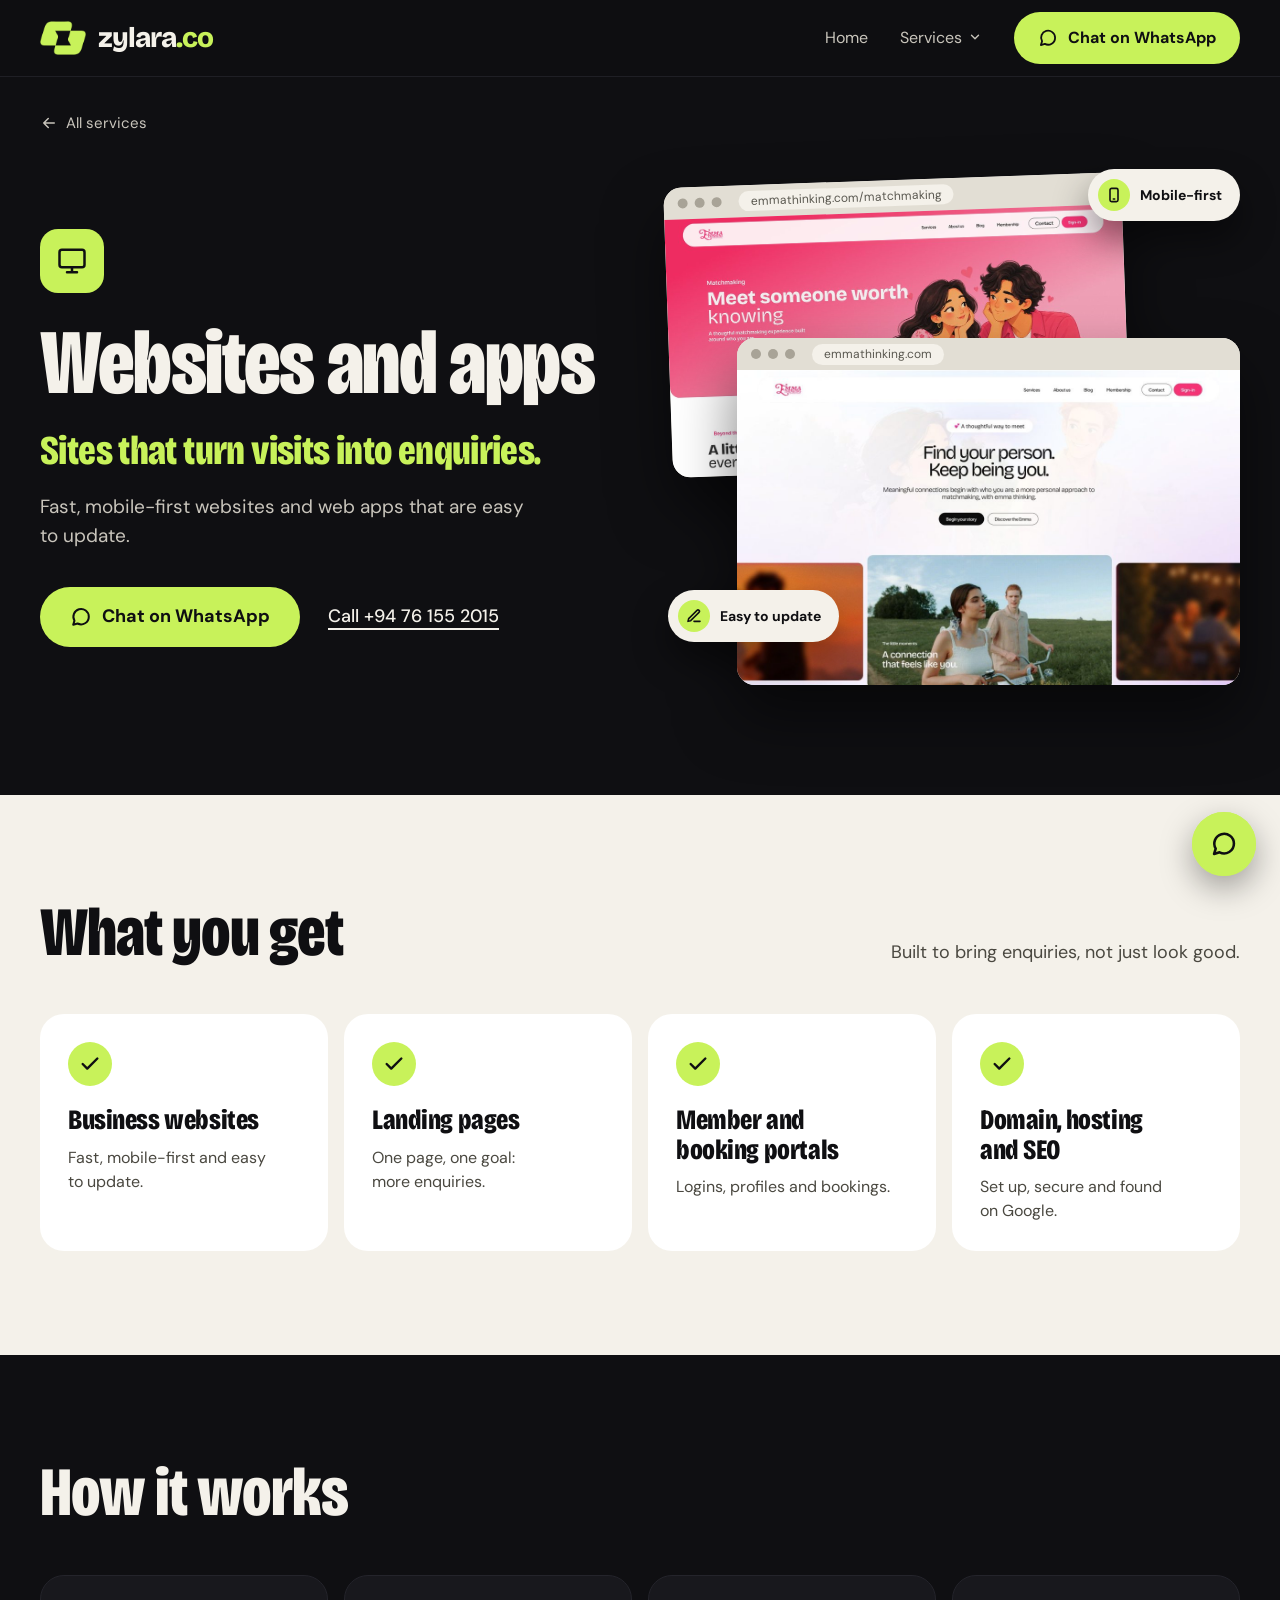
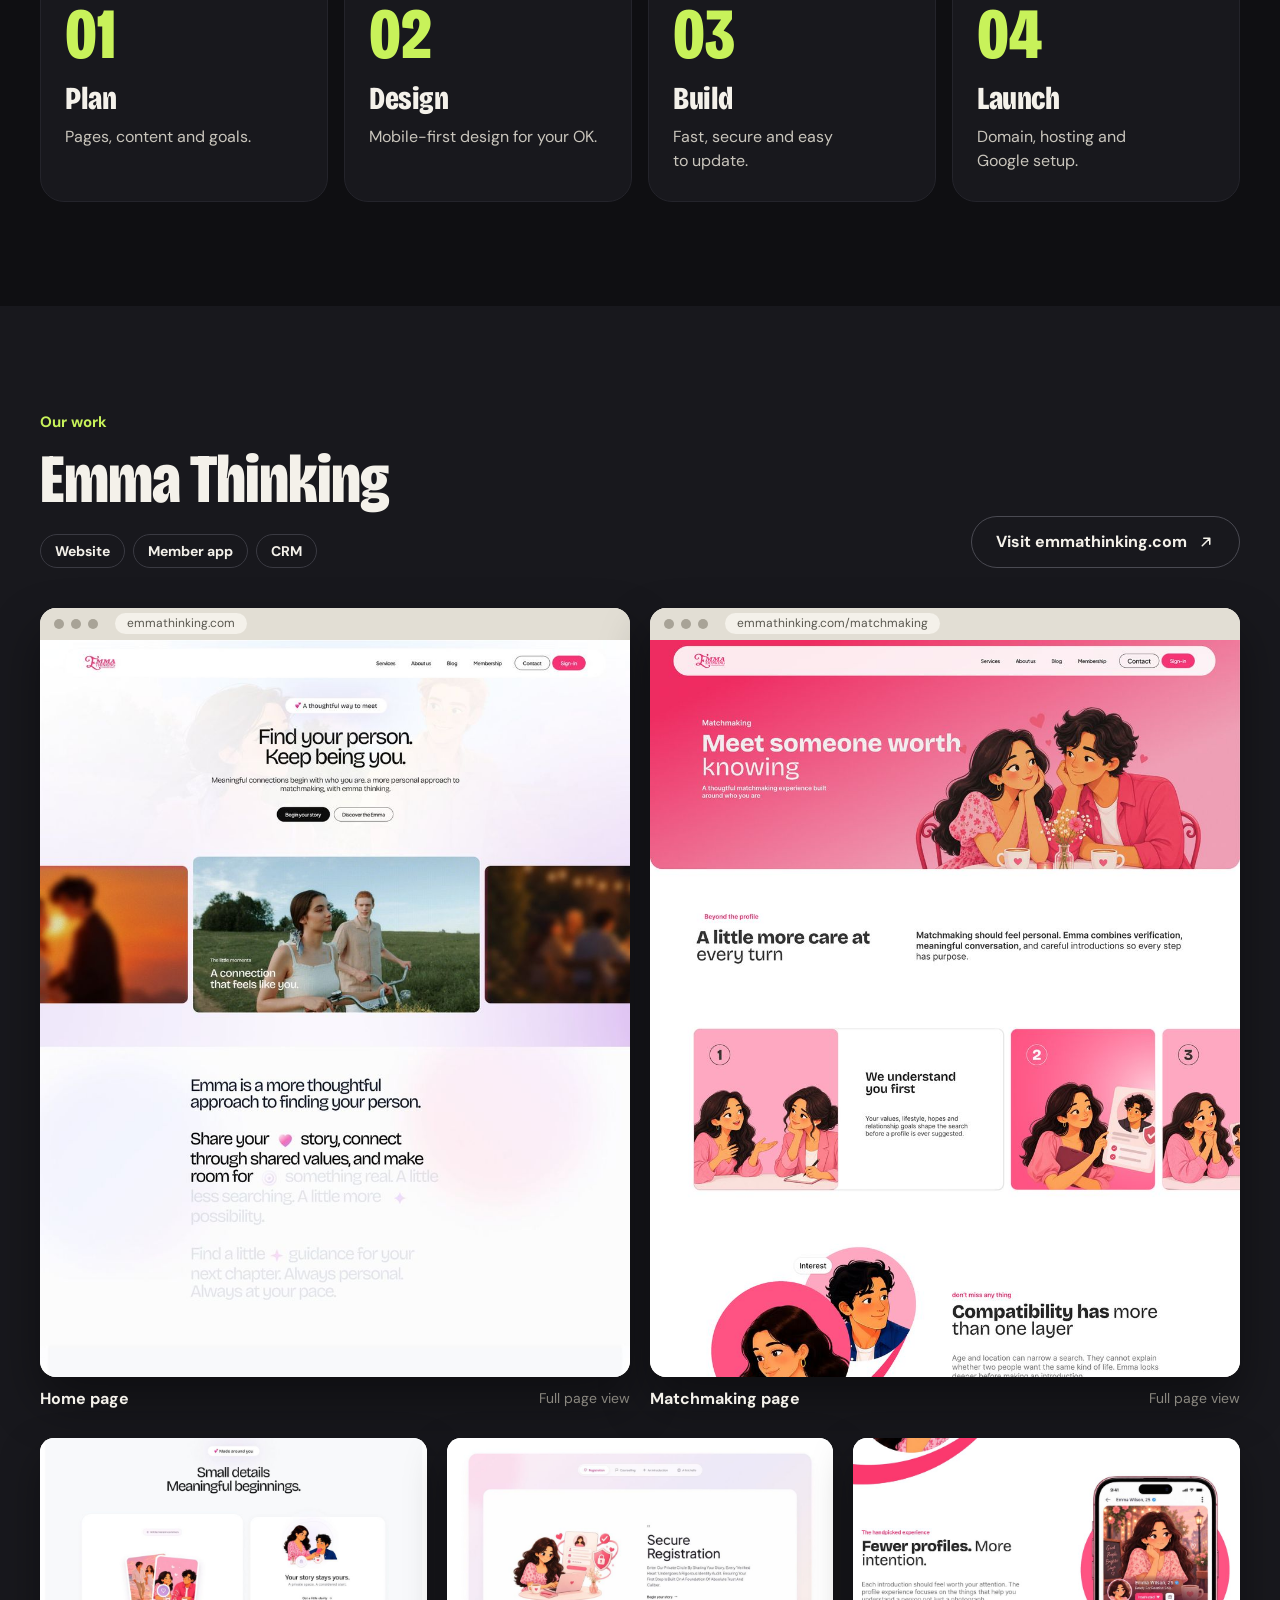
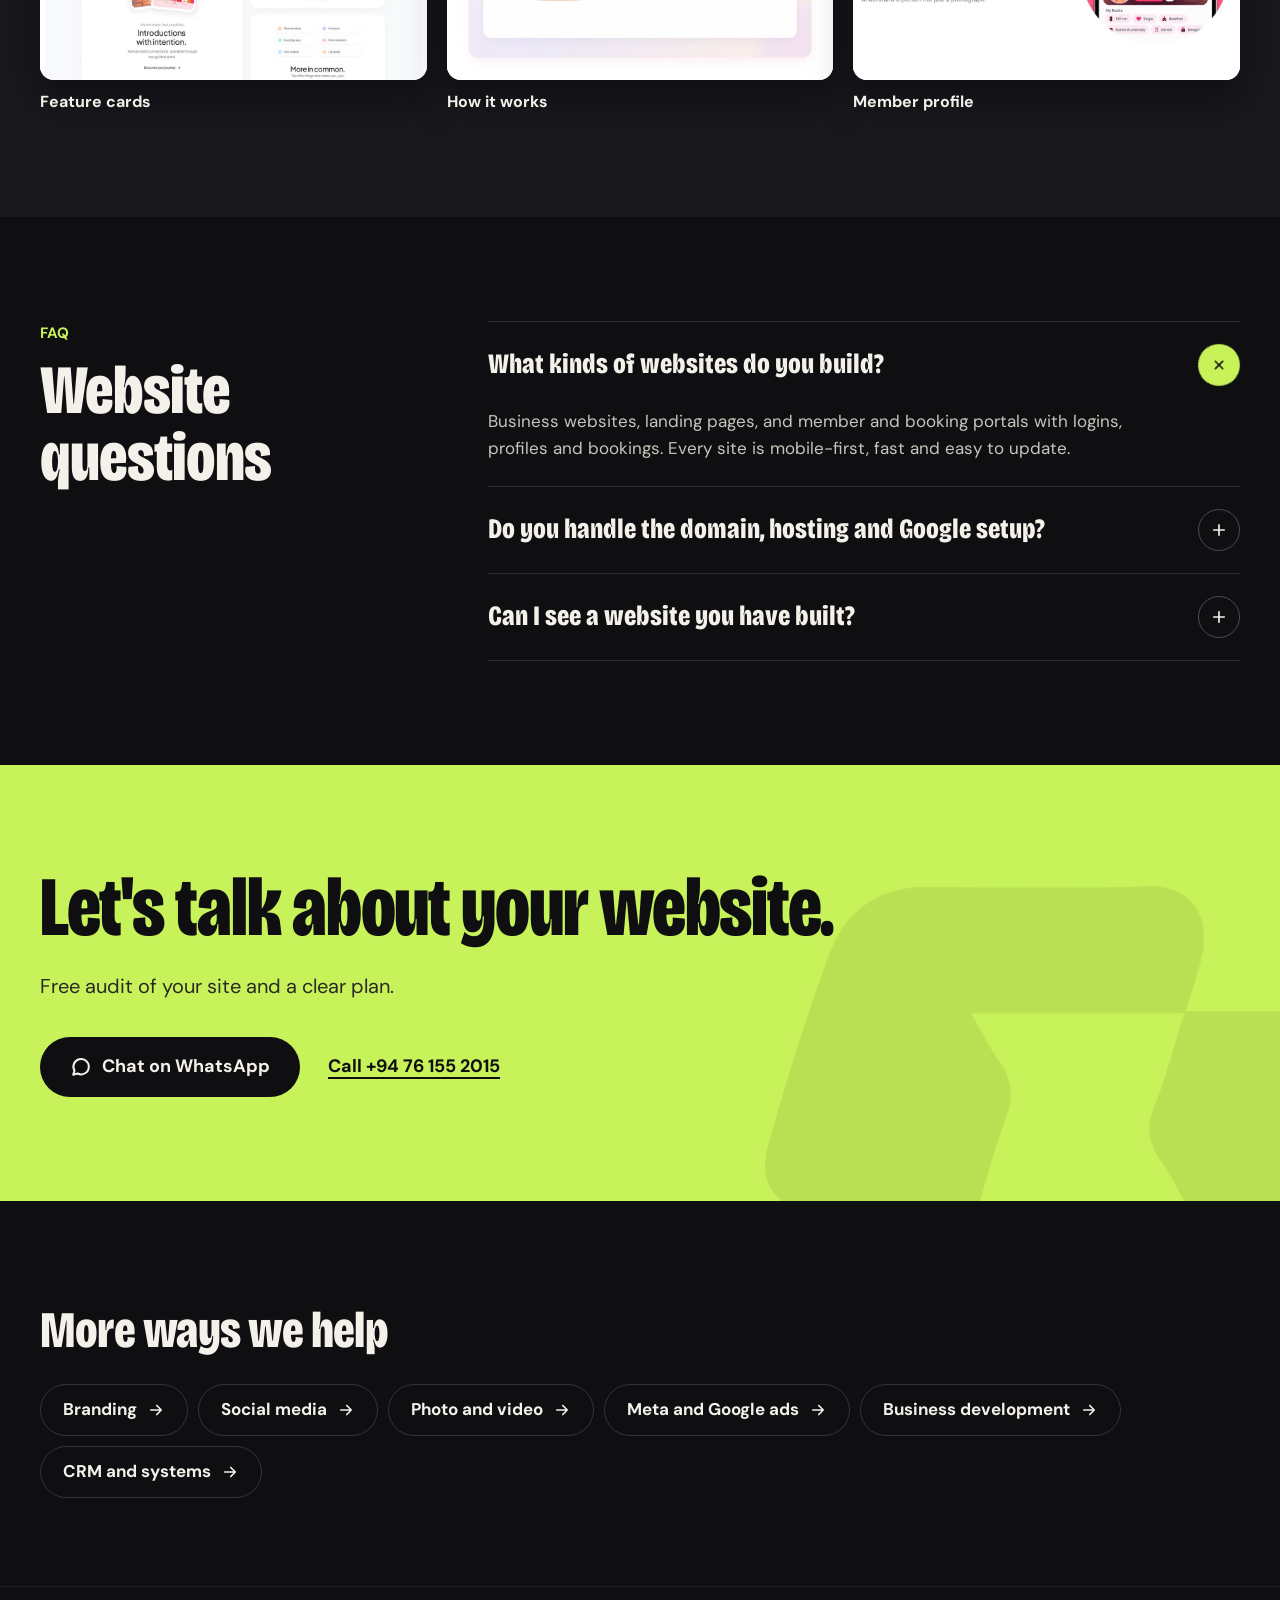
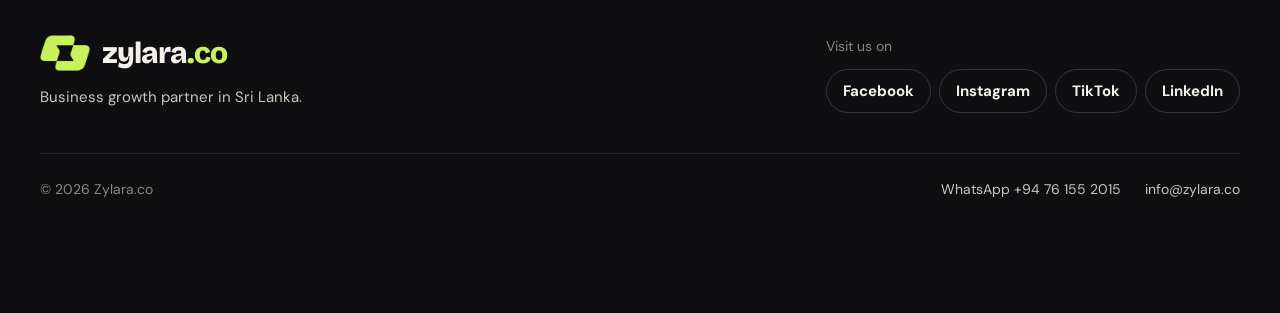
<file: websites-apps/index.html>
<!doctype html>
<html lang="en">
<head>
<meta charset="utf-8">
<meta name="viewport" content="width=device-width, initial-scale=1">
<meta name="description" content="Business websites, landing pages, member and booking portals, plus domain, hosting and SEO setup, for businesses in Sri Lanka. Built by Zylara.co.">
<meta property="og:type" content="website">
<meta property="og:site_name" content="Zylara.co">
<meta property="og:title" content="Website and web app development in Sri Lanka | Zylara.co">
<meta property="og:description" content="Business websites, landing pages, member and booking portals, plus domain, hosting and SEO setup, for businesses in Sri Lanka. Built by Zylara.co.">
<link rel="canonical" href="https://zylara.co/websites-apps">
<meta property="og:url" content="https://zylara.co/websites-apps">
<meta property="og:image" content="https://zylara.co/assets/images/brand/og-image.jpg">
<meta name="twitter:card" content="summary_large_image">
<meta name="theme-color" content="#0F0F12">
<link rel="icon" type="image/png" sizes="64x64" href="../assets/images/brand/favicon.png">
<link rel="apple-touch-icon" href="../assets/images/brand/apple-touch-icon.png">
<link rel="preconnect" href="https://fonts.googleapis.com">
<link rel="preconnect" href="https://fonts.gstatic.com" crossorigin>
<link href="https://fonts.googleapis.com/css2?family=Bricolage+Grotesque:opsz,wdth,wght@12..96,75..100,200..800&amp;family=DM+Sans:opsz,wght@9..40,400..700&amp;display=swap" rel="stylesheet">
<link rel="stylesheet" href="../assets/css/site.css">
<link rel="stylesheet" href="../assets/css/websites-apps.css">
<title>Website and web app development in Sri Lanka | Zylara.co</title>
<script type="application/ld+json">{"@context":"https://schema.org","@graph":[{"@type":"Service","@id":"https://zylara.co/websites-apps#service","name":"Websites and apps","serviceType":"Website and web app development","description":"Business websites, landing pages, member and booking portals, plus domain, hosting and SEO setup, for businesses in Sri Lanka. Built by Zylara.co.","url":"https://zylara.co/websites-apps","provider":{"@type":"ProfessionalService","@id":"https://zylara.co/#org","name":"Zylara.co","url":"https://zylara.co/"},"areaServed":{"@type":"Country","name":"Sri Lanka"}},{"@type":"BreadcrumbList","itemListElement":[{"@type":"ListItem","position":1,"name":"Home","item":"https://zylara.co/"},{"@type":"ListItem","position":2,"name":"Websites and apps","item":"https://zylara.co/websites-apps"}]},{"@type":"FAQPage","mainEntity":[{"@type":"Question","name":"What kinds of websites do you build?","acceptedAnswer":{"@type":"Answer","text":"Business websites, landing pages, and member and booking portals with logins, profiles and bookings. Every site is mobile-first, fast and easy to update."}},{"@type":"Question","name":"Do you handle the domain, hosting and Google setup?","acceptedAnswer":{"@type":"Answer","text":"Yes. We set up your domain and hosting, keep the site secure, and set it up on Google so customers can find you."}},{"@type":"Question","name":"Can I see a website you have built?","acceptedAnswer":{"@type":"Answer","text":"Yes. The Emma Thinking website shown on this page was designed and built by our team, and you can visit it at emmathinking.com."}}]}]}</script>
</head>
<body>
<div class="site " style="background: #0F0F12; color: #F4F1EA; font-family: 'DM Sans', system-ui, sans-serif; font-size: 18px; line-height: 1.6">
<a class="skip" href="#main">Skip to content</a>

<header class="site-head " style="position: sticky; top: 0; z-index: 20; background: rgba(15, 15, 18, 0.88); backdrop-filter: blur(12px); -webkit-backdrop-filter: blur(12px); border-bottom: 1px solid #1F1F25">
<div class="wrap" style="display: flex; align-items: center; justify-content: space-between; gap: 24px; min-height: 76px">
<a class="logo" href="../" aria-label="Zylara.co home" style="font-size: 28px"><img class="lmark" src="../assets/images/brand/zylara-mark.png" alt="" style="width: 46px"><span>zylara<span style="color: #C8F25A">.co</span></span></a>
<nav aria-label="Main" class="nav-links" style="align-items: center; gap: 32px; font-size: 16px">
<a class="nl" href="../">Home</a>
<div class="dd">
<a class="nl" href="../">Services<svg width="14" height="14" viewBox="0 0 24 24" fill="none" stroke="currentColor" stroke-width="2.4" stroke-linecap="round" stroke-linejoin="round" aria-hidden="true" style="margin-left: 6px; vertical-align: -1px"><path d="M6 9l6 6 6-6"></path></svg></a>
<div class="dd-menu">
<a href="../branding/">Branding</a>
<a href="../social-media/">Social media</a>
<a href="../photo-video/">Photo and video</a>
<a href="../meta-google-ads/">Meta and Google ads</a>
<a href="../business-development/">Business development</a>
<a class="on" href="../websites-apps/" aria-current="page">Websites and apps</a>
<a href="../crm-systems/">CRM and systems</a>
</div>
</div>
<a class="btn btn-volt" href="https://wa.me/94761552015?text=Hi%20Zylara%2C%20I%27d%20like%20help%20with%20a%20website."><svg width="20" height="20" viewBox="0 0 24 24" fill="none" stroke="currentColor" stroke-width="2.2" stroke-linecap="round" stroke-linejoin="round" aria-hidden="true"><path d="M20.5 11.6a8.4 8.4 0 0 1-12.3 7.5L3.5 20.5l1.4-4.5a8.4 8.4 0 1 1 15.6-4.4z"></path></svg>Chat on WhatsApp</a>
</nav>
<div class="hd-r"><a class="wa-sm" href="https://wa.me/94761552015?text=Hi%20Zylara%2C%20I%27d%20like%20help%20with%20a%20website." aria-label="Chat on WhatsApp"><svg width="22" height="22" viewBox="0 0 24 24" fill="none" stroke="currentColor" stroke-width="2.2" stroke-linecap="round" stroke-linejoin="round" aria-hidden="true"><path d="M20.5 11.6a8.4 8.4 0 0 1-12.3 7.5L3.5 20.5l1.4-4.5a8.4 8.4 0 1 1 15.6-4.4z"></path></svg></a><button class="menu-btn" type="button" aria-label="Menu" aria-expanded="false" data-act="toggleMenu" style="width: 48px; height: 48px; align-items: center; justify-content: center; border-radius: 14px; border: 1px solid #34343B; background: transparent; color: #F4F1EA; cursor: pointer">
<zy-if data-if="menuOpen" hidden><svg width="22" height="22" viewBox="0 0 24 24" fill="none" stroke="currentColor" stroke-width="2" stroke-linecap="round" aria-hidden="true"><path d="M6 6l12 12M18 6L6 18"></path></svg></zy-if>
<zy-if data-if="menuClosed"><svg width="22" height="22" viewBox="0 0 24 24" fill="none" stroke="currentColor" stroke-width="2" stroke-linecap="round" aria-hidden="true"><path d="M4 7h16M4 12h16M4 17h16"></path></svg></zy-if>
</button></div>
</div>
<zy-if data-if="menuOpen" hidden>
<div class="mobile-panel" style="border-top: 1px solid #1F1F25">
<nav aria-label="Mobile" class="wrap" style="display: flex; flex-direction: column; padding-top: 8px; padding-bottom: 28px">
<a class="display mlink" href="../" data-act="closeMenu">Home</a>
<p class="m-lbl">Services</p>
<div class="m-svc"><a href="../branding/" data-act="closeMenu">Branding</a><a href="../social-media/" data-act="closeMenu">Social media</a><a href="../photo-video/" data-act="closeMenu">Photo and video</a><a href="../meta-google-ads/" data-act="closeMenu">Meta and Google ads</a><a href="../business-development/" data-act="closeMenu">Business development</a><a class="on" aria-current="page" href="../websites-apps/" data-act="closeMenu">Websites and apps</a><a href="../crm-systems/" data-act="closeMenu">CRM and systems</a></div>
<a class="display mlink" href="#faq" data-act="closeMenu">Questions</a>
<a class="btn btn-lg btn-volt" href="https://wa.me/94761552015?text=Hi%20Zylara%2C%20I%27d%20like%20help%20with%20a%20website." style="margin-top: 24px"><svg width="22" height="22" viewBox="0 0 24 24" fill="none" stroke="currentColor" stroke-width="2.2" stroke-linecap="round" stroke-linejoin="round" aria-hidden="true"><path d="M20.5 11.6a8.4 8.4 0 0 1-12.3 7.5L3.5 20.5l1.4-4.5a8.4 8.4 0 1 1 15.6-4.4z"></path></svg>Chat on WhatsApp</a>
</nav>
</div>
</zy-if>
</header>

<main id="main">

<section>
<div class="wrap" style="padding-top: 24px; padding-bottom: 88px">
<a class="crumb" href="../"><svg width="18" height="18" viewBox="0 0 24 24" fill="none" stroke="currentColor" stroke-width="2" stroke-linecap="round" stroke-linejoin="round" aria-hidden="true"><path d="M19 12H5M11 18l-6-6 6-6"></path></svg>All services</a>
<div style="display: flex; flex-wrap: wrap; align-items: center; gap: 48px 56px; margin-top: 24px">
<div style="flex: 1 1 480px; min-width: 0">
<span class="tile fade-in"><svg width="30" height="30" viewBox="0 0 24 24" fill="none" stroke="currentColor" stroke-width="2" stroke-linecap="round" stroke-linejoin="round" aria-hidden="true"><rect x="2" y="3" width="20" height="14" rx="2"></rect><path d="M8 21h8M12 17v4"></path></svg></span>
<h1 class="display" style="margin: 28px 0 0; font-size: clamp(60px, 7.2vw, 104px); line-height: 0.92"><span class="line"><span>Websites and apps</span></span></h1>
<p class="display fade-in" style="margin: 18px 0 0; font-size: clamp(30px, 3.2vw, 44px); line-height: 1.05; color: #C8F25A">Sites that turn visits into enquiries.</p>
<p class="fade-in" style="margin: 20px 0 0; max-width: 520px; font-size: 19px; line-height: 1.55; color: #C9C5BC">Fast, mobile-first websites and web apps that are easy to update.</p>
<div class="fade-in" style="display: flex; flex-wrap: wrap; align-items: center; gap: 14px 28px; margin-top: 36px">
<a class="btn btn-lg btn-volt" href="https://wa.me/94761552015?text=Hi%20Zylara%2C%20I%27d%20like%20help%20with%20a%20website."><svg width="22" height="22" viewBox="0 0 24 24" fill="none" stroke="currentColor" stroke-width="2.2" stroke-linecap="round" stroke-linejoin="round" aria-hidden="true"><path d="M20.5 11.6a8.4 8.4 0 0 1-12.3 7.5L3.5 20.5l1.4-4.5a8.4 8.4 0 1 1 15.6-4.4z"></path></svg>Chat on WhatsApp</a>
<a class="link-under" href="tel:+94761552015">Call +94 76 155 2015</a>
</div>
</div>
<div class="vis" data-par="0.07" aria-hidden="true" style="flex: 1 1 480px; min-width: 0">
<div class="zw"><div class="zw-bar"><i></i><i></i><i></i><span class="zw-url"><b class="zw-u0">emmathinking.com</b><b class="zw-u1">emmathinking.com/matchmaking</b></span><span class="zw-load"></span></div><div class="zw-vp"><img class="zw-p zw-p0" src="../assets/images/websites/emma-home-hero.jpg" alt="" loading="lazy"><img class="zw-p zw-p1" src="../assets/images/websites/emma-matchmaking-hero.jpg" alt="" loading="lazy"></div></div>
<div class="frame f-back">
<div class="bar"><i></i><i></i><i></i><span>emmathinking.com/matchmaking</span></div>
<img src="../assets/images/websites/emma-matchmaking-hero.jpg" alt="">
</div>
<div class="frame f-front">
<div class="bar"><i></i><i></i><i></i><span>emmathinking.com</span></div>
<img src="../assets/images/websites/emma-home-hero.jpg" alt="">
</div>
<div class="toast t1 bob"><span class="ti"><svg width="16" height="16" viewBox="0 0 24 24" fill="none" stroke="currentColor" stroke-width="2.4" stroke-linecap="round" stroke-linejoin="round"><rect x="6" y="2" width="12" height="20" rx="2.5"></rect><path d="M11 18h2"></path></svg></span>Mobile-first</div>
<div class="toast t2 bob"><span class="ti"><svg width="16" height="16" viewBox="0 0 24 24" fill="none" stroke="currentColor" stroke-width="2.4" stroke-linecap="round" stroke-linejoin="round"><path d="M12 20h9"></path><path d="M16.5 3.5a2.1 2.1 0 0 1 3 3L7 19l-4 1 1-4z"></path></svg></span>Easy to update</div>
<div class="lv"><span class="lv-ic"><svg width="18" height="18" viewBox="0 0 24 24" fill="none" stroke="currentColor" stroke-width="2" stroke-linecap="round" stroke-linejoin="round"><rect x="2" y="3" width="20" height="14" rx="2"></rect><path d="M8 21h8M12 17v4"></path></svg></span><span class="lv-msgs"><span class="lv-m lv-m0"><b>New enquiry</b><small>from your website</small></span><span class="lv-m lv-m1"><b>Page updated</b><small>by your team</small></span><span class="lv-m lv-m2"><b>New booking</b><small>from your site</small></span></span><span class="lv-now">Just now</span></div>
</div>
</div>
</div>
</section>

<section class="sec" style="background: #F4F1EA; color: #0F0F12">
<div class="wrap">
<div class="reveal" style="display: flex; flex-wrap: wrap; justify-content: space-between; align-items: flex-end; gap: 16px 40px">
<h2 class="display h2">What you get</h2>
<p style="margin: 0; font-size: 18px; color: #4A4840">Built to bring enquiries, not just look good.</p>
</div>
<div class="gets reveal">
<article class="get"><span class="tick"><svg width="22" height="22" viewBox="0 0 24 24" fill="none" stroke="currentColor" stroke-width="2.6" stroke-linecap="round" stroke-linejoin="round" aria-hidden="true"><path d="M4 12l5 5L20 6"></path></svg></span><h3 class="display">Business websites</h3><p>Fast, mobile-first and easy to update.</p></article>
<article class="get"><span class="tick"><svg width="22" height="22" viewBox="0 0 24 24" fill="none" stroke="currentColor" stroke-width="2.6" stroke-linecap="round" stroke-linejoin="round" aria-hidden="true"><path d="M4 12l5 5L20 6"></path></svg></span><h3 class="display">Landing pages</h3><p>One page, one goal: more enquiries.</p></article>
<article class="get"><span class="tick"><svg width="22" height="22" viewBox="0 0 24 24" fill="none" stroke="currentColor" stroke-width="2.6" stroke-linecap="round" stroke-linejoin="round" aria-hidden="true"><path d="M4 12l5 5L20 6"></path></svg></span><h3 class="display">Member and booking portals</h3><p>Logins, profiles and bookings.</p></article>
<article class="get"><span class="tick"><svg width="22" height="22" viewBox="0 0 24 24" fill="none" stroke="currentColor" stroke-width="2.6" stroke-linecap="round" stroke-linejoin="round" aria-hidden="true"><path d="M4 12l5 5L20 6"></path></svg></span><h3 class="display">Domain, hosting and SEO</h3><p>Set up, secure and found on Google.</p></article>
</div>
</div>
</section>

<section class="sec">
<div class="wrap">
<h2 class="display h2 reveal">How it works</h2>
<ol class="steps reveal">
<li class="st"><span class="n">01</span><h3 class="display">Plan</h3><p>Pages, content and goals.</p></li>
<li class="st"><span class="n">02</span><h3 class="display">Design</h3><p>Mobile-first design for your OK.</p></li>
<li class="st"><span class="n">03</span><h3 class="display">Build</h3><p>Fast, secure and easy to update.</p></li>
<li class="st"><span class="n">04</span><h3 class="display">Launch</h3><p>Domain, hosting and Google setup.</p></li>
</ol>
</div>
</section>

<section class="sec" style="background: #18181D">
<div class="wrap">
<div class="reveal" style="display: flex; flex-wrap: wrap; justify-content: space-between; align-items: flex-end; gap: 24px 48px">
<div>
<p style="margin: 0 0 12px; font-size: 15px; font-weight: 700; color: #C8F25A">Our work</p>
<h2 class="display h2">Emma Thinking</h2>
<div style="display: flex; flex-wrap: wrap; gap: 8px; margin-top: 20px"><span class="pill">Website</span><span class="pill">Member app</span><span class="pill">CRM</span></div>
</div>
<a class="btn btn-line" href="https://emmathinking.com" target="_blank" rel="noopener">Visit emmathinking.com<svg width="18" height="18" viewBox="0 0 24 24" fill="none" stroke="currentColor" stroke-width="2" stroke-linecap="round" stroke-linejoin="round" aria-hidden="true"><path d="M7 17L17 7M9 7h8v8"></path></svg></a>
</div>
</div>
<div class="wrap" style="margin-top: 40px">
<div class="sites reveal">
<figure class="sf"><div class="sf-win"><div class="bar" aria-hidden="true"><i></i><i></i><i></i><span>emmathinking.com</span></div><div class="sf-vp"><img src="../assets/images/websites/emma-home-full-page.jpg" alt="Emma Thinking website home page, full length" loading="lazy" style="animation-duration: 34s"></div></div><figcaption><b>Home page</b><span>Full page view</span></figcaption></figure>
<figure class="sf"><div class="sf-win"><div class="bar" aria-hidden="true"><i></i><i></i><i></i><span>emmathinking.com/matchmaking</span></div><div class="sf-vp"><img src="../assets/images/websites/emma-matchmaking-full-page.jpg" alt="Emma Thinking matchmaking page, full length" loading="lazy" style="animation-duration: 24s"></div></div><figcaption><b>Matchmaking page</b><span>Full page view</span></figcaption></figure>
</div>
<div class="crops reveal">
<figure class="cr"><div class="cr-img"><img src="../assets/images/websites/emma-feature-cards.jpg" alt="Emma Thinking Small details section with feature cards" loading="lazy"></div><figcaption>Feature cards</figcaption></figure>
<figure class="cr"><div class="cr-img"><img src="../assets/images/websites/emma-how-it-works.jpg" alt="Emma Thinking How it works section with secure registration step" loading="lazy"></div><figcaption>How it works</figcaption></figure>
<figure class="cr"><div class="cr-img"><img src="../assets/images/websites/emma-member-profile.jpg" alt="Emma Thinking member profile shown on a phone" loading="lazy"></div><figcaption>Member profile</figcaption></figure>
</div>
</div>
</section>

<section class="sec" id="faq" style="background: #0F0F12">
<div class="wrap" style="display: flex; flex-wrap: wrap; gap: 32px 72px; align-items: flex-start">
<div class="reveal" style="flex: 1 1 280px; min-width: 0">
<p style="margin: 0 0 12px; font-size: 15px; font-weight: 700; color: #C8F25A">FAQ</p>
<h2 class="display h2">Website questions</h2>
</div>
<div class="qa reveal" style="flex: 2 1 560px; min-width: 0">
<details open>
<summary>What kinds of websites do you build?<span class="plus" aria-hidden="true"><svg width="18" height="18" viewBox="0 0 24 24" fill="none" stroke="currentColor" stroke-width="2.2" stroke-linecap="round"><path d="M12 5v14M5 12h14"></path></svg></span></summary>
<p>Business websites, landing pages, and member and booking portals with logins, profiles and bookings. Every site is mobile-first, fast and easy to update.</p>
</details>
<details>
<summary>Do you handle the domain, hosting and Google setup?<span class="plus" aria-hidden="true"><svg width="18" height="18" viewBox="0 0 24 24" fill="none" stroke="currentColor" stroke-width="2.2" stroke-linecap="round"><path d="M12 5v14M5 12h14"></path></svg></span></summary>
<p>Yes. We set up your domain and hosting, keep the site secure, and set it up on Google so customers can find you.</p>
</details>
<details>
<summary>Can I see a website you have built?<span class="plus" aria-hidden="true"><svg width="18" height="18" viewBox="0 0 24 24" fill="none" stroke="currentColor" stroke-width="2.2" stroke-linecap="round"><path d="M12 5v14M5 12h14"></path></svg></span></summary>
<p>Yes. The Emma Thinking website shown on this page was designed and built by our team, and you can visit it at emmathinking.com.</p>
</details>
</div>
</div>
</section>

<section style="background: #C8F25A; color: #0F0F12; position: relative; overflow: hidden">
<img class="big-z" src="../assets/images/brand/zylara-mark-dark.png" alt="" aria-hidden="true">
<div class="wrap sec" style="position: relative">
<h2 class="display reveal" style="margin: 0; max-width: 900px; font-size: clamp(52px, 6.6vw, 104px); line-height: 0.92">Let's talk about your website.</h2>
<p style="margin: 24px 0 0; max-width: 520px; font-size: 20px; line-height: 1.5; color: #2A2925">Free audit of your site and a clear plan.</p>
<div style="display: flex; flex-wrap: wrap; align-items: center; gap: 16px 28px; margin-top: 36px">
<a class="btn btn-lg btn-ink" href="https://wa.me/94761552015?text=Hi%20Zylara%2C%20I%27d%20like%20help%20with%20a%20website."><svg width="22" height="22" viewBox="0 0 24 24" fill="none" stroke="currentColor" stroke-width="2.2" stroke-linecap="round" stroke-linejoin="round" aria-hidden="true"><path d="M20.5 11.6a8.4 8.4 0 0 1-12.3 7.5L3.5 20.5l1.4-4.5a8.4 8.4 0 1 1 15.6-4.4z"></path></svg>Chat on WhatsApp</a>
<a class="ink-link" href="tel:+94761552015">Call +94 76 155 2015</a>
</div>
</div>
</section>

<section class="sec" style="padding-bottom: 88px">
<div class="wrap">
<h2 class="display reveal" style="margin: 0; font-size: clamp(36px, 4vw, 56px); line-height: 1">More ways we help</h2>
<nav class="chips reveal" aria-label="Other services">
<a class="chip" href="../branding/">Branding<svg width="18" height="18" viewBox="0 0 24 24" fill="none" stroke="currentColor" stroke-width="2.2" stroke-linecap="round" stroke-linejoin="round" aria-hidden="true"><path d="M5 12h14M13 6l6 6-6 6"></path></svg></a>
<a class="chip" href="../social-media/">Social media<svg width="18" height="18" viewBox="0 0 24 24" fill="none" stroke="currentColor" stroke-width="2.2" stroke-linecap="round" stroke-linejoin="round" aria-hidden="true"><path d="M5 12h14M13 6l6 6-6 6"></path></svg></a>
<a class="chip" href="../photo-video/">Photo and video<svg width="18" height="18" viewBox="0 0 24 24" fill="none" stroke="currentColor" stroke-width="2.2" stroke-linecap="round" stroke-linejoin="round" aria-hidden="true"><path d="M5 12h14M13 6l6 6-6 6"></path></svg></a>
<a class="chip" href="../meta-google-ads/">Meta and Google ads<svg width="18" height="18" viewBox="0 0 24 24" fill="none" stroke="currentColor" stroke-width="2.2" stroke-linecap="round" stroke-linejoin="round" aria-hidden="true"><path d="M5 12h14M13 6l6 6-6 6"></path></svg></a>
<a class="chip" href="../business-development/">Business development<svg width="18" height="18" viewBox="0 0 24 24" fill="none" stroke="currentColor" stroke-width="2.2" stroke-linecap="round" stroke-linejoin="round" aria-hidden="true"><path d="M5 12h14M13 6l6 6-6 6"></path></svg></a>
<a class="chip" href="../crm-systems/">CRM and systems<svg width="18" height="18" viewBox="0 0 24 24" fill="none" stroke="currentColor" stroke-width="2.2" stroke-linecap="round" stroke-linejoin="round" aria-hidden="true"><path d="M5 12h14M13 6l6 6-6 6"></path></svg></a>
</nav>
</div>
</section>

</main>

<footer style="border-top: 1px solid #1F1F25">
<div class="wrap" style="padding-top: 48px; padding-bottom: 112px">
<div style="display: flex; flex-wrap: wrap; justify-content: space-between; align-items: flex-start; gap: 32px 48px">
<div style="display: flex; flex-direction: column; gap: 14px">
<a class="logo" href="../" aria-label="Zylara.co home" style="font-size: 30px"><img class="lmark" src="../assets/images/brand/zylara-mark.png" alt="" style="width: 50px"><span>zylara<span style="color: #C8F25A">.co</span></span></a>
<p style="margin: 0; font-size: 15px; line-height: 1.6; color: #C9C5BC">Business growth partner in Sri Lanka.</p>
</div>
<div style="display: flex; flex-direction: column; gap: 12px">
<span style="font-size: 14px; color: #8A877F">Visit us on</span>
<div style="display: flex; flex-wrap: wrap; gap: 8px"><a class="soc-d" href="#">Facebook</a><a class="soc-d" href="#">Instagram</a><a class="soc-d" href="#">TikTok</a><a class="soc-d" href="#">LinkedIn</a></div>
</div>
</div>
<div style="display: flex; flex-wrap: wrap; justify-content: space-between; align-items: center; gap: 12px 24px; margin-top: 40px; padding-top: 24px; border-top: 1px solid #1F1F25; font-size: 14px; color: #8A877F">
<span>© 2026 Zylara.co</span>
<div style="display: flex; flex-wrap: wrap; gap: 8px 24px"><a class="fl" href="https://wa.me/94761552015">WhatsApp +94 76 155 2015</a><a class="fl" href="mailto:info@zylara.co">info@zylara.co</a></div>
</div>
</div>
</footer>

<a class="fab " href="https://wa.me/94761552015?text=Hi%20Zylara%2C%20I%27d%20like%20help%20with%20a%20website." aria-label="Chat on WhatsApp"><svg width="28" height="28" viewBox="0 0 24 24" fill="none" stroke="currentColor" stroke-width="2.2" stroke-linecap="round" stroke-linejoin="round" aria-hidden="true"><path d="M20.5 11.6a8.4 8.4 0 0 1-12.3 7.5L3.5 20.5l1.4-4.5a8.4 8.4 0 1 1 15.6-4.4z"></path></svg></a>
</div>
<script src="../assets/js/site.js" defer></script>
</body>
</html>
</file>
<file: assets/css/home.css>
/* home page styles (exported from the Zylara.co design) */
body{margin:0;background:#0F0F12}
a{color:#C8F25A}
a:hover{color:#E2FF9A}
p{text-wrap:pretty}
:focus-visible{outline:3px solid #C8F25A;outline-offset:3px}
.skip{position:absolute;left:-9999px;top:12px;z-index:50;background:#C8F25A;color:#0F0F12;padding:10px 16px;border-radius:10px;font-weight:700}
.skip:focus{left:16px}
.wrap{max-width:1240px;margin-left:auto;margin-right:auto;padding-left:clamp(20px,4vw,40px);padding-right:clamp(20px,4vw,40px)}
.sec{padding-top:112px;padding-bottom:112px}
.display{font-family:'Bricolage Grotesque',system-ui,sans-serif;font-weight:800;font-stretch:75%;letter-spacing:-0.015em;text-wrap:balance}
.h2{font-size:clamp(44px,5.4vw,80px);line-height:.98;margin:0}
.eyebrow{margin:0 0 14px;font-size:15px;font-weight:700;line-height:1.2;color:#C8F25A}
.head{display:flex;flex-wrap:wrap;justify-content:space-between;align-items:flex-end;gap:16px 40px}
.side{margin:0;max-width:380px;font-size:18px;line-height:1.5;color:#C9C5BC}
.logo{display:inline-flex;align-items:center;gap:12px;text-decoration:none;color:#F4F1EA;font-family:'Bricolage Grotesque',system-ui,sans-serif;font-weight:800;letter-spacing:-0.035em;line-height:1}
.logo:hover{color:#F4F1EA}
.lmark{display:block;height:auto;flex:none;transition:transform .45s cubic-bezier(.3,1.6,.5,1)}
.logo:hover .lmark{transform:rotate(-8deg) scale(1.08)}
.nav-links{display:flex}
.menu-btn{display:none}
.nl{color:#C9C5BC;text-decoration:none;position:relative}
.nl::after{content:"";position:absolute;left:0;right:0;bottom:-6px;height:2px;background:#C8F25A;transform:scaleX(0);transform-origin:left;transition:transform .25s}
.nl:hover{color:#F4F1EA}
.nl:hover::after{transform:scaleX(1)}
.dd{position:relative;display:flex;align-items:center}
.dd-menu{position:absolute;top:calc(100% + 16px);left:50%;z-index:25;min-width:250px;display:flex;flex-direction:column;padding:8px;border-radius:18px;background:#18181D;border:1px solid #2A2A31;box-shadow:0 24px 48px rgba(0,0,0,.45);opacity:0;visibility:hidden;transform:translate(-50%,8px);transition:opacity .2s,transform .2s,visibility .2s}
.dd-menu::before{content:"";position:absolute;left:0;right:0;top:-18px;height:18px}
.dd:hover .dd-menu,.dd:focus-within .dd-menu{opacity:1;visibility:visible;transform:translate(-50%,0)}
.dd-menu a{display:block;padding:10px 14px;border-radius:10px;color:#F4F1EA;text-decoration:none;font-size:15px;line-height:1.3}
.dd-menu a:hover{background:#2A2A31;color:#C8F25A}
.mlink{display:block;font-size:40px;line-height:1;color:#F4F1EA;text-decoration:none;padding:14px 0;border-bottom:1px solid #1F1F25}
.mlink:hover{color:#C8F25A}
.btn{display:inline-flex;align-items:center;justify-content:center;gap:10px;min-height:52px;padding:0 24px;border-radius:999px;font-weight:700;font-size:16px;text-decoration:none;box-sizing:border-box;transition:background-color .15s,transform .15s,color .15s,border-color .15s;position:relative;overflow:hidden;font-family:inherit;cursor:pointer;border:none}
.btn:active{transform:scale(.97)}
.btn-lg{min-height:60px;padding:0 30px;font-size:18px}
.btn-volt{background:#C8F25A;color:#0F0F12}
.btn-volt:hover{background:#D9FA86;color:#0F0F12}
.btn-volt::after{content:"";position:absolute;top:0;bottom:0;left:-60%;width:40%;background:linear-gradient(100deg,transparent,rgba(255,255,255,.55),transparent);transform:skewX(-20deg);transition:left .6s}
.btn-volt:hover::after{left:130%}
.btn-ink{background:#0F0F12;color:#F4F1EA}
.btn-ink:hover{background:#2A2A31;color:#F4F1EA}
.btn-line{border:1.5px solid #4A4A52;color:#F4F1EA;background:transparent}
.btn-line:hover{background:#F4F1EA;border-color:#F4F1EA;color:#0F0F12}
.ink-link{color:#0F0F12;font-weight:700;text-decoration:underline;text-decoration-thickness:1.5px;text-underline-offset:5px}
.ink-link:hover{color:#0F0F12;text-decoration-thickness:3px}
.line{display:block}
.hw{display:inline-block;overflow:hidden;vertical-align:top;padding:.04em 0 .2em;margin:-.04em 0 -.2em}
.hw>span{display:inline-block}
@keyframes rise{from{transform:translateY(105%)}to{transform:none}}
.rot{display:inline-block;height:1.02em;overflow:hidden;vertical-align:top}
.rot-in{display:flex;flex-direction:column}
.rot-in>span{display:block;height:1.02em;line-height:1.02em;padding-bottom:.32em;color:#C8F25A}
@keyframes rot{0%,18%{transform:translateY(0)}25%,43%{transform:translateY(-20%)}50%,68%{transform:translateY(-40%)}75%,93%{transform:translateY(-60%)}100%{transform:translateY(-80%)}}
@keyframes fadeUp{from{opacity:0;transform:translateY(24px)}to{opacity:1;transform:none}}
@keyframes fade{from{opacity:0}to{opacity:1}}
.hero{display:flex;flex-wrap:wrap;align-items:center;gap:48px 56px;padding-top:56px;padding-bottom:96px}
.hero-text{flex:1 1 500px;min-width:0}
.pillx{display:inline-flex;align-items:center;gap:10px;padding:8px 16px 8px 12px;border-radius:999px;border:1px solid #2A2A31;background:#18181D;font-size:14px;font-weight:700;line-height:1.2;color:#F4F1EA}
.pillx i{width:8px;height:8px;flex:none;border-radius:50%;background:#C8F25A;animation:pulse 2s ease-out infinite}
@keyframes pulse{0%{box-shadow:0 0 0 0 rgba(200,242,90,.55)}70%,100%{box-shadow:0 0 0 9px rgba(200,242,90,0)}}
.stage{position:relative;flex:1 1 540px;min-width:0;height:clamp(440px,44vw,620px)}
.hs-mark{position:absolute;left:52%;top:50%;width:86%;height:auto;opacity:.06;pointer-events:none;transform:translate(-50%,-50%) rotate(-10deg);animation:markDrift 16s ease-in-out infinite alternate}
@keyframes markDrift{to{transform:translate(-50%,-53%) rotate(-4deg)}}
.fan img{position:absolute;left:50%;top:50%;width:min(42%,270px);aspect-ratio:4/5;object-fit:cover;border-radius:20px;box-shadow:0 30px 60px rgba(0,0,0,.55);transition:transform .6s cubic-bezier(.2,.7,.1,1)}
.fan .f1{transform:translate(-106%,-50%) rotate(-9deg)}
.fan .f3{transform:translate(6%,-50%) rotate(9deg)}
.fan .f2{z-index:2;transform:translate(-50%,-54%)}
.stage:hover .f1{transform:translate(-116%,-52%) rotate(-13deg)}
.stage:hover .f3{transform:translate(16%,-52%) rotate(13deg)}
.stage:hover .f2{transform:translate(-50%,-58%) scale(1.03)}
.site-head{transition:transform .35s cubic-bezier(.2,.7,.1,1)}
.site-head.nav-hide{transform:translateY(-100%)}
.hs-toast{position:absolute;left:2%;top:6%;z-index:3;display:inline-flex;align-items:center;gap:10px;padding:10px 18px 10px 10px;border-radius:18px;background:#F4F1EA;color:#0F0F12;box-shadow:0 18px 36px rgba(0,0,0,.45);white-space:nowrap}
.hs-toast b{display:block;font-size:14px;line-height:1.2}
.hs-toast small{display:block;font-size:12px;line-height:1.2;color:#4A4840}
.ti{width:34px;height:34px;flex:none;border-radius:50%;background:#C8F25A;color:#0F0F12;display:flex;align-items:center;justify-content:center}
.bob{animation:bob 6s ease-in-out infinite}
@keyframes bob{50%{transform:translateY(-10px)}}
.marq{overflow:hidden;-webkit-mask-image:linear-gradient(90deg,transparent,#000 8%,#000 92%,transparent);mask-image:linear-gradient(90deg,transparent,#000 8%,#000 92%,transparent)}
.marq-track{display:flex;width:max-content;animation:slide 40s linear infinite}
.marq:hover .marq-track{animation-play-state:paused}
@keyframes slide{to{transform:translateX(-50%)}}
.ind{display:flex;align-items:center;gap:28px;padding-right:28px;white-space:nowrap;font-family:'Bricolage Grotesque',system-ui,sans-serif;font-weight:800;font-stretch:75%;font-size:30px;line-height:1.2;color:#C9C5BC}
.ind i{flex:none;width:8px;height:8px;border-radius:50%;background:#C8F25A}
.mani{margin:0;max-width:1120px;font-size:clamp(38px,5.2vw,80px);line-height:1.02}
.mani .dim{color:#7A776F}
.mani .hl{color:#C8F25A}
.vals{display:grid;grid-template-columns:repeat(3,minmax(0,1fr));gap:24px 32px;margin-top:64px}
.val{display:flex;flex-direction:column;gap:10px;padding-top:28px;border-top:1px solid #2A2A31}
.vi{width:48px;height:48px;border-radius:14px;background:#C8F25A;color:#0F0F12;display:flex;align-items:center;justify-content:center;margin-bottom:8px;transition:transform .35s cubic-bezier(.3,1.6,.5,1)}
.val:hover .vi{transform:rotate(-10deg) scale(1.08)}
.val h3{margin:0;font-size:30px;line-height:1}
.val p{margin:0;font-size:16px;line-height:1.5;color:#C9C5BC}
.bento{display:grid;grid-template-columns:repeat(4,minmax(0,1fr));gap:16px;margin-top:48px}
.tile{position:relative;display:block;margin:0;padding:0;border:none;border-radius:22px;overflow:hidden;background:#202027;color:#F4F1EA;text-align:left;font-family:inherit;cursor:zoom-in}
.tile img{display:block;width:100%;aspect-ratio:4/5;object-fit:cover;transition:transform .7s cubic-bezier(.2,.7,.1,1)}
.tile:hover img{transform:scale(1.04)}
.tag{position:absolute;left:12px;bottom:12px;right:12px;display:flex;flex-direction:column;gap:2px;align-items:flex-start;pointer-events:none}
.tag b{display:inline-block;padding:7px 12px 6px;border-radius:12px 12px 12px 4px;background:rgba(15,15,18,.88);font-size:14px;line-height:1.25}
.tag small{display:inline-block;padding:4px 12px 6px;border-radius:4px 12px 12px 12px;background:rgba(15,15,18,.88);font-size:12px;line-height:1.25;color:#C9C5BC}
.tile-emma{grid-column:span 2;cursor:default}
.tile-emma img{position:absolute;inset:0;height:100%;aspect-ratio:auto;object-position:top center}
.tile-emma .tag b{font-size:18px}
.t-go{position:absolute;top:14px;right:14px;z-index:1;display:inline-flex;align-items:center;gap:8px;min-height:44px;padding:0 16px;border-radius:999px;background:#C8F25A;color:#0F0F12;font-size:14px;font-weight:700;text-decoration:none;box-sizing:border-box;transition:transform .2s}
.t-go:hover{color:#0F0F12;transform:translateY(-2px)}
.cards{display:grid;grid-template-columns:repeat(4,minmax(0,1fr));gap:16px;margin-top:48px}
.card{position:relative;overflow:hidden;background:#18181D;border:1px solid #202027;border-radius:24px;padding:28px;min-height:260px;box-sizing:border-box;display:flex;flex-direction:column;gap:12px;color:#F4F1EA;text-decoration:none;transition:transform .35s cubic-bezier(.2,.7,.1,1),color .35s}
.card::before{content:"";position:absolute;inset:0;background:#C8F25A;transform:translateY(101%);transition:transform .45s cubic-bezier(.2,.7,.1,1)}
.card>*{position:relative}
.card:hover{transform:translateY(-6px);color:#0F0F12}
.card:hover::before{transform:none}
.ic{width:56px;height:56px;border-radius:16px;background:#202027;color:#C8F25A;display:flex;align-items:center;justify-content:center;margin-bottom:auto;transition:background-color .35s}
.card:hover .ic{background:#0F0F12}
.card h3{margin:0;font-size:34px;line-height:1}
.card p{margin:0;font-size:16px;line-height:1.45;color:#C9C5BC;transition:color .35s}
.card:hover p{color:#2A2925}
.card-cta{background:#C8F25A;border-color:#C8F25A;color:#0F0F12}
.card-cta::before{background:#F4F1EA}
.card-cta p{color:#2A2925}
.card-cta .ic{background:#0F0F12}
.card .go{position:absolute;top:24px;right:24px;width:44px;height:44px;border-radius:50%;border:1.5px solid #34343B;color:#F4F1EA;display:flex;align-items:center;justify-content:center;transition:transform .35s cubic-bezier(.2,.7,.1,1),background-color .35s,border-color .35s,color .35s}
.card:hover .go{transform:rotate(45deg);background:#0F0F12;border-color:#0F0F12;color:#C8F25A}
.step{background:#FFFFFF;border-radius:22px;padding:12px;display:flex;flex-direction:column;gap:18px;transition:transform .3s cubic-bezier(.2,.7,.1,1),box-shadow .3s}
.step:hover{transform:translateY(-8px);box-shadow:0 20px 40px rgba(15,15,18,.12)}
.viz{height:200px;border-radius:14px;position:relative;overflow:hidden;padding:16px;box-sizing:border-box}
.step-body{padding:0 8px 12px;display:flex;flex-direction:column;gap:10px}
.num{width:36px;height:36px;border-radius:50%;background:#0F0F12;color:#F4F1EA;display:flex;align-items:center;justify-content:center;font-family:'Bricolage Grotesque',system-ui,sans-serif;font-weight:800;font-size:16px}
.q{display:block;margin-top:9px;margin-bottom:4px;font-size:11px;color:#C9C5BC}
.ans{display:block;height:20px;border-radius:6px;background:#202027;border:1px solid #34343B;position:relative}
.caret::after{content:"";position:absolute;left:8px;top:4px;width:2px;height:11px;background:#C8F25A;animation:blink 1s steps(1) infinite}
@keyframes blink{50%{opacity:0}}
.cal{display:grid;grid-template-columns:repeat(7,minmax(0,1fr));gap:5px}
.cal b{font-size:10px;text-align:center;color:#5A5850}
.cal span{height:18px;border-radius:5px;background:#E2DED4}
.cal .p{background:#0F0F12}
.cal .r{background:#C8F25A;box-shadow:inset 0 0 0 1px #0F0F12}
.cal .a{background:#6B8A10}
.dot{display:inline-block;width:8px;height:8px;border-radius:50%;margin-right:5px;vertical-align:middle}
.bars{display:flex;align-items:flex-end;gap:5px;height:104px;margin-top:10px;border-bottom:1.5px solid #0F0F12}
.bars span{flex:1;border-radius:4px 4px 0 0;transform-origin:bottom;animation:grow 2.4s cubic-bezier(.2,.7,.1,1) infinite alternate}
.bars span:nth-child(2n){animation-delay:.2s}
.bars span:nth-child(3n){animation-delay:.4s}
@keyframes grow{from{transform:scaleY(.35)}to{transform:scaleY(1)}}
.team{display:flex;flex-wrap:wrap;justify-content:center;gap:12px;margin-top:48px}
.member{flex:1 1 150px;max-width:172px;box-sizing:border-box;display:flex;flex-direction:column;align-items:center;text-align:center;gap:14px;padding:22px 12px 20px;border-radius:20px;background:#18181D;border:1px solid #24242B;transition:border-color .25s,transform .3s cubic-bezier(.2,.7,.1,1)}
.member:hover{border-color:#C8F25A;transform:translateY(-4px)}
.ava{flex:none;width:72px;height:72px;border-radius:50%;overflow:hidden;background:var(--bg);transition:transform .4s cubic-bezier(.3,1.6,.5,1)}
.member:hover .ava{transform:rotate(-8deg) scale(1.06)}
.ava svg{display:block;width:100%;height:100%}
.av-sh{fill:var(--sh)}
.av-sk{fill:var(--sk)}
.av-hr{fill:var(--hr)}
.tone-volt{--bg:#C8F25A;--sh:#0F0F12;--sk:#B9845C;--hr:#0F0F12}
.tone-night{--bg:#2A2A31;--sh:#C8F25A;--sk:#B9845C;--hr:#0F0F12}
.tone-paper{--bg:#F4F1EA;--sh:#6B8A10;--sk:#B9845C;--hr:#0F0F12}
.m-name{font-size:15px;font-weight:700;line-height:1.3}
.m-role{margin-top:2px;font-size:13px;font-weight:700;line-height:1.35;color:#C8F25A}
.m-note{margin-top:2px;font-size:12px;line-height:1.4;color:#8A877F}
.faq details{border-top:1px solid #2A2A31}
.faq details:last-child{border-bottom:1px solid #2A2A31}
.faq summary{list-style:none;cursor:pointer;display:flex;justify-content:space-between;align-items:center;gap:24px;padding:22px 0;font-family:'Bricolage Grotesque',system-ui,sans-serif;font-weight:800;font-stretch:75%;font-size:28px;line-height:1.1}
.faq summary::-webkit-details-marker{display:none}
.faq summary:hover{color:#C8F25A}
.plus{flex:none;width:40px;height:40px;border-radius:50%;border:1.5px solid #4A4A52;display:flex;align-items:center;justify-content:center;transition:transform .25s,background-color .25s}
.faq details[open] .plus{transform:rotate(45deg);background:#C8F25A;border-color:#C8F25A;color:#0F0F12}
.soc{display:inline-flex;align-items:center;gap:8px;min-height:44px;padding:0 16px;border-radius:999px;border:1.5px solid #0F0F12;color:#0F0F12;font-size:15px;font-weight:700;text-decoration:none;box-sizing:border-box;transition:background-color .2s,color .2s,transform .2s}
.soc:hover{background:#0F0F12;color:#C8F25A;transform:translateY(-2px)}
.soc-d{display:inline-flex;align-items:center;min-height:44px;padding:0 16px;border-radius:999px;border:1.5px solid #34343B;color:#F4F1EA;font-size:15px;font-weight:700;text-decoration:none;box-sizing:border-box;transition:border-color .2s,color .2s}
.soc-d:hover{border-color:#C8F25A;color:#C8F25A}
.fl{color:#C9C5BC;text-decoration:none}
.fl:hover{color:#F4F1EA}
.form-card{color-scheme:dark}
.field{display:flex;flex-direction:column;gap:8px}
.lbl{font-size:14px;font-weight:700;color:#F4F1EA}
.inp{width:100%;box-sizing:border-box;min-height:52px;padding:12px 16px;border-radius:12px;border:1.5px solid #34343B;background:#18181D;color:#F4F1EA;font:inherit;font-size:16px;line-height:1.4}
.inp:focus{outline:none;border-color:#C8F25A}
.inp::placeholder{color:#8A877F}
textarea.inp{min-height:112px;resize:vertical}
.chk{display:flex;flex-wrap:wrap;gap:8px}
.chk label{display:inline-flex;align-items:center;gap:8px;min-height:44px;padding:0 14px;border:1.5px solid #34343B;border-radius:999px;font-size:15px;color:#F4F1EA;cursor:pointer;box-sizing:border-box;transition:border-color .15s,background-color .15s}
.chk input{accent-color:#C8F25A;width:18px;height:18px;margin:0}
.chk label:has(input:checked){border-color:#C8F25A;background:rgba(200,242,90,.12)}
.send{width:100%}
.big-z{position:absolute;right:-120px;bottom:-120px;width:720px;height:auto;opacity:.08;pointer-events:none;animation:drift 14s ease-in-out infinite alternate}
@keyframes drift{to{transform:rotate(-6deg) translateY(-30px)}}
.fab{position:fixed;right:24px;bottom:24px;z-index:30;width:64px;height:64px;border-radius:50%;background:#C8F25A;color:#0F0F12;display:flex;align-items:center;justify-content:center;box-shadow:0 12px 32px rgba(0,0,0,.35);transition:transform .15s}
.fab::after{content:"";position:absolute;inset:0;border-radius:50%;border:2px solid #C8F25A;animation:ping 2.4s cubic-bezier(0,0,.2,1) infinite}
@keyframes ping{75%,100%{transform:scale(1.6);opacity:0}}
.fab:hover{color:#0F0F12;transform:scale(1.06)}
.box{position:fixed;inset:0;z-index:60;background:rgba(15,15,18,.94);display:flex;align-items:center;justify-content:center;padding:24px;box-sizing:border-box;animation:fade .25s both}
.box img{max-width:min(92vw,720px);max-height:88vh;border-radius:16px;box-shadow:0 30px 80px rgba(0,0,0,.6);animation:zoomIn .35s cubic-bezier(.2,.7,.1,1)}
@keyframes zoomIn{from{opacity:0;transform:scale(1.02)}to{opacity:1;transform:none}}
.box-x{position:absolute;top:20px;right:20px;width:52px;height:52px;border-radius:50%;border:none;background:#C8F25A;color:#0F0F12;display:flex;align-items:center;justify-content:center;cursor:pointer}
.pre{opacity:0}
.mk.pre{opacity:1;clip-path:inset(0 0 100% 0)}
.stg.pre{opacity:1}
.stg.pre>*{opacity:0}
.fd.in{animation:fdIn .9s cubic-bezier(.16,1,.3,1) backwards}
.fl.in{animation:flIn .9s cubic-bezier(.16,1,.3,1) backwards}
.mk.in{animation:mkIn 1.1s cubic-bezier(.16,1,.3,1) backwards}
.stg.in>*{animation:fdIn .9s cubic-bezier(.16,1,.3,1) backwards}
.stg.in>:nth-child(2){animation-delay:.08s}
.stg.in>:nth-child(3){animation-delay:.16s}
.stg.in>:nth-child(4){animation-delay:.24s}
.stg.in>:nth-child(5){animation-delay:.32s}
.stg.in>:nth-child(6){animation-delay:.4s}
.stg.in>:nth-child(7){animation-delay:.48s}
.stg.in>:nth-child(8){animation-delay:.56s}
.stg.in>:nth-child(9){animation-delay:.64s}
.stg.in>:nth-child(n+10){animation-delay:.72s}
@keyframes fdIn{from{opacity:0;transform:translateY(44px)}to{opacity:1;transform:none}}
@keyframes flIn{from{opacity:0;transform:translateX(-44px)}to{opacity:1;transform:none}}
@keyframes mkIn{from{clip-path:inset(0 0 100% 0);transform:translateY(100%)}to{clip-path:inset(-.3em -.3em -.4em -.3em);transform:none}}
[data-par]{will-change:transform}
@media (hover:hover){
.btn svg{transition:transform .4s cubic-bezier(.3,1.6,.5,1)}
.btn:hover svg{transform:rotate(-10deg) scale(1.12)}
.crumb svg{transition:transform .3s cubic-bezier(.3,1.6,.5,1)}
.crumb:hover svg{transform:translateX(-4px)}
.soc-d{transition:border-color .2s,color .2s,transform .3s cubic-bezier(.3,1.6,.5,1)}
.soc-d:hover{transform:translateY(-2px)}
.plus{transition:transform .25s,background-color .25s,border-color .25s}
summary:hover .plus{border-color:#C8F25A}
}
.fan{position:absolute;inset:0}
.wait .hw>span,.wait .fade-in,.wait .fan img,.wait .hs-toast{opacity:0}
.wait .hw>span{transform:translateY(115%)}
.ready .hw>span{animation:wIn 1.1s cubic-bezier(.16,1,.3,1) backwards}
.ready .hw.d1>span{animation-delay:.14s}
.ready .hw.d2>span{animation-delay:.28s}
.ready .rot-in{animation:rot 11s cubic-bezier(.7,0,.2,1) 1.6s infinite}
.ready .fade-in{animation:fadeUp .9s cubic-bezier(.16,1,.3,1) both}
.ready .fi1{animation-delay:.05s}
.ready .fi2{animation-delay:.5s}
.ready .fi3{animation-delay:.65s}
.ready .fan img{animation:fanIn 1.1s cubic-bezier(.16,1,.3,1) both}
.ready .fan .f1{animation-delay:.45s}
.ready .fan .f3{animation-delay:.58s}
.ready .fan .f2{animation-delay:.71s}
.ready .hs-toast{animation:fadeUp 1s 1.1s cubic-bezier(.16,1,.3,1) both}
@keyframes wIn{from{transform:translateY(115%);opacity:0}to{transform:none;opacity:1}}
@keyframes fanIn{from{opacity:0;translate:0 70px}to{opacity:1;translate:0 0}}
.ldr{position:fixed;inset:0;z-index:200;display:flex;align-items:center;justify-content:center;background:#0F0F12;transition:transform .85s cubic-bezier(.65,0,.35,1)}
.ldr-out{transform:translateY(-105%)}
.ldr-in{display:flex;flex-direction:column;align-items:center;gap:30px}
.ldr-logo{display:inline-flex;align-items:center;gap:14px;font-family:'Bricolage Grotesque',system-ui,sans-serif;font-weight:800;font-size:44px;letter-spacing:-0.035em;line-height:1;color:#F4F1EA;animation:fdIn .8s cubic-bezier(.16,1,.3,1) both}
.ldr-logo img{animation:spinIn .9s .1s cubic-bezier(.3,1.6,.5,1) both}
.ldr-bar{display:block;width:180px;height:3px;border-radius:3px;background:rgba(244,241,234,.16);overflow:hidden}
.ldr-bar i{display:block;height:100%;background:#C8F25A;transform:scaleX(0);transform-origin:left;animation:ldrFill 1.28s .12s cubic-bezier(.65,0,.35,1) forwards}
@keyframes ldrFill{to{transform:scaleX(1)}}
@keyframes spinIn{from{opacity:0;transform:rotate(-120deg) scale(.5)}to{opacity:1;transform:none}}
.mobile-panel .mlink{animation:fdIn .7s cubic-bezier(.16,1,.3,1) backwards}
.mobile-panel .mlink:nth-child(1){animation-delay:.06s}
.mobile-panel .mlink:nth-child(2){animation-delay:.12s}
.mobile-panel .mlink:nth-child(3){animation-delay:.18s}
.mobile-panel .mlink:nth-child(4){animation-delay:.24s}
.mobile-panel .mlink:nth-child(5){animation-delay:.3s}
.ghost{overflow:hidden;margin-top:40px;pointer-events:none;user-select:none}
.ghost>span{display:block;white-space:nowrap;padding-bottom:.1em;font-family:'Bricolage Grotesque',system-ui,sans-serif;font-weight:800;font-stretch:75%;font-size:clamp(64px,28.5vw,410px);line-height:.8;letter-spacing:-0.03em;color:#1C1C22}
.ghost-co{color:rgba(200,242,90,.16)}
@media (hover:hover){
.t-go svg,.soc svg{transition:transform .3s cubic-bezier(.3,1.6,.5,1)}
.t-go:hover svg,.soc:hover svg{transform:translate(2px,-2px)}
.box-x svg{transition:transform .3s cubic-bezier(.3,1.6,.5,1)}
.box-x:hover svg{transform:rotate(90deg)}
}
.mobile-panel{display:block}
@media (max-width:1100px){.proc{grid-template-columns:repeat(2,minmax(0,1fr))!important}}
@media (max-width:960px){.cards{grid-template-columns:repeat(2,minmax(0,1fr))}}
@media (max-width:700px){.vals{grid-template-columns:minmax(0,1fr)}}
@media (max-width:600px){.proc{grid-template-columns:minmax(0,1fr)!important}.cards{grid-template-columns:minmax(0,1fr)}}
@media (max-width:900px){.nav-links{display:none}.menu-btn{display:inline-flex}.sec{padding-top:80px;padding-bottom:80px}.ind{font-size:24px}.bento{grid-template-columns:repeat(2,minmax(0,1fr))}.tile-emma{aspect-ratio:16/10}.hero{padding-top:40px;padding-bottom:72px}}
@media (min-width:901px){.mobile-panel{display:none}}
@media (max-width:700px){.cta-row .btn{flex:1 1 100%}.faq summary{font-size:22px;gap:16px}.faq details p{padding-right:0!important;font-size:16px!important}.big-z{width:380px}.card{min-height:0;padding:24px}.card .ic{margin-bottom:20px}.card h3{font-size:30px}.member{flex:1 1 140px;max-width:calc(50% - 6px)}.foot-grid{grid-template-columns:repeat(2,minmax(0,1fr))!important;gap:36px 20px!important}.foot-brand{grid-column:1 / -1}.bento{gap:10px}.tile{border-radius:16px}.tag{left:8px;bottom:8px;right:8px}.tag b{font-size:12px;padding:5px 9px 4px}.tag small{font-size:10px;padding:3px 9px 4px}.tile-emma .tag b{font-size:14px}.t-go{top:10px;right:10px;min-height:36px;padding:0 12px;font-size:12px}.stage{height:300px}.fan img{border-radius:14px;width:46%}.hs-toast{padding:8px 14px 8px 8px;top:0}.hs-toast b{font-size:13px}.hs-toast small{font-size:11px}.ti{width:30px;height:30px}}
.no-motion .hs-mark,.no-motion .hw>span,.no-motion .rot-in,.no-motion .fade-in,.no-motion .pillx i,.no-motion .fan img,.no-motion .hs-toast,.no-motion .bob,.no-motion .marq-track,.no-motion .reveal,.no-motion .reveal-l,.no-motion .bars span,.no-motion .big-z,.no-motion .fab::after{animation:none}
@media (prefers-reduced-motion:reduce){.site-head,.fan img{transition:none}.hs-mark,.hw>span,.rot-in,.fade-in,.pillx i,.fan img,.hs-toast,.bob,.marq-track,.reveal,.reveal-l,.bars span,.caret::after,.big-z,.fab::after,.box,.box img{animation:none}}
/* ===== Phone layout ===== */
@media (max-width:700px){
.sec{padding-top:64px;padding-bottom:64px}
[data-par]{transform:none!important}
.vis .bob,.vis .toast,.stage .bob{animation:none}
.site-head>.wrap{min-height:64px!important;gap:12px!important}
.site-head .logo{font-size:24px!important;gap:10px}
.site-head .lmark{width:38px!important}
.wa-sm,.menu-btn{width:44px!important;height:44px!important;border-radius:12px!important}
.btn-lg{min-height:56px;font-size:17px;padding:0 24px}
.btn-lg{flex:1 1 100%}
.fab{right:16px;bottom:16px;width:56px;height:56px;transition:opacity .3s,transform .3s}
.fab-off{opacity:0;transform:translateY(24px) scale(.85);pointer-events:none}
.fab-off::after{animation:none}
.gets{grid-template-columns:minmax(0,1fr)!important;gap:8px;margin-top:28px}
.get{display:grid;grid-template-columns:40px minmax(0,1fr);column-gap:14px;row-gap:3px;align-items:start;padding:16px 18px;border-radius:18px}
.get .tick{grid-row:1 / span 2;width:40px;height:40px;margin:0}
.get h3{font-size:21px;line-height:1.1}
.get p{font-size:15px;line-height:1.45}
.steps{grid-template-columns:minmax(0,1fr)!important;gap:8px;margin-top:28px}
.st{display:grid;grid-template-columns:50px minmax(0,1fr);column-gap:12px;row-gap:4px;align-items:start;padding:16px 18px;border-radius:18px}
.st .n{grid-row:1 / span 2;font-size:44px;line-height:.9}
.st h3{margin:0;font-size:22px;line-height:1.05}
.st p{font-size:15px;line-height:1.45}
}

@media (max-width:700px){
.stage{height:auto;display:block}
.stage .hs-mark,.stage .fan,.stage .hs-toast{display:none}
.stage .zv{display:flex;flex-direction:column;gap:10px;width:100%}
.zv-grid{display:grid;grid-template-columns:minmax(0,2.07fr) minmax(0,1fr);gap:10px}
.zv-t{position:relative;overflow:hidden;aspect-ratio:4/5;box-sizing:border-box;border:1px solid #24242B;border-radius:16px;background:#18181D;box-shadow:0 18px 36px rgba(0,0,0,.45);isolation:isolate}
.zv-big{grid-column:1;grid-row:1 / span 2;aspect-ratio:auto;border-radius:18px}
.zv-s1{grid-column:2;grid-row:1}
.zv-s2{grid-column:2;grid-row:2}
.zv-i{position:absolute;inset:0;width:100%;height:100%;object-fit:cover;opacity:0}
.zv-i0{opacity:1}
.zv-bars{position:absolute;left:10px;right:10px;top:10px;z-index:2;display:flex;gap:4px}
.zv-bars i{flex:1;height:3px;border-radius:2px;background:rgba(244,241,234,.35);overflow:hidden}
.zv-bars b{display:block;height:100%;background:#F4F1EA;transform:scaleX(0);transform-origin:left center}
.zv-note{display:flex;align-items:center;gap:12px;padding:12px 16px 12px 12px;border-radius:16px;background:#F4F1EA;color:#0F0F12;box-shadow:0 18px 36px rgba(0,0,0,.45)}
.zv-ic{position:relative;width:38px;height:38px;flex:none;border-radius:50%;background:#C8F25A;color:#0F0F12;display:flex;align-items:center;justify-content:center}
.zv-ic::after{content:"";position:absolute;inset:0;border-radius:50%;border:2px solid #C8F25A;opacity:0}
.zv-msgs{display:grid;min-width:0}
.zv-m{grid-area:1 / 1;display:flex;flex-direction:column;opacity:0}
.zv-m0{opacity:1}
.zv-m b{font-size:15px;line-height:1.2}
.zv-m small{font-size:13px;line-height:1.25;color:#4A4840}
.zv-now{margin-left:auto;padding-left:8px;font-size:12px;font-weight:700;color:#66635A;white-space:nowrap}
.wait .zv-t,.wait .zv-note{opacity:0}
.ready .zv-t{animation:zvUp 1s cubic-bezier(.16,1,.3,1) both}
.ready .zv-big{animation-delay:.3s}
.ready .zv-s1{animation-delay:.42s}
.ready .zv-s2{animation-delay:.54s}
.ready .zv-note{animation:zvUp 1s cubic-bezier(.16,1,.3,1) .8s both}
.ready .zv-i,.ready .zv-m{animation:zvCycle 12.6s ease-in-out infinite}
.ready .zv-m{animation-name:zvMsg}
.ready .zv-big .zv-i0,.ready .zv-m0{animation-delay:0s}
.ready .zv-big .zv-i1,.ready .zv-m1{animation-delay:-8.4s}
.ready .zv-big .zv-i2,.ready .zv-m2{animation-delay:-4.2s}
.ready .zv-s1 .zv-i0{animation-delay:-.7s}
.ready .zv-s1 .zv-i1{animation-delay:-9.1s}
.ready .zv-s1 .zv-i2{animation-delay:-4.9s}
.ready .zv-s2 .zv-i0{animation-delay:-1.4s}
.ready .zv-s2 .zv-i1{animation-delay:-9.8s}
.ready .zv-s2 .zv-i2{animation-delay:-5.6s}
.ready .zv-bars i:nth-child(1) b{animation:zvBar1 12.6s linear infinite}
.ready .zv-bars i:nth-child(2) b{animation:zvBar2 12.6s linear infinite}
.ready .zv-bars i:nth-child(3) b{animation:zvBar3 12.6s linear infinite}
.ready .zv-ic::after{animation:zvPing 4.2s ease-out 3.3s infinite}
.zv-grid:active .zv-i,.zv-grid:active .zv-bars b{animation-play-state:paused}
.no-motion .zv-i,.no-motion .zv-m,.no-motion .zv-bars b,.no-motion .zv-ic::after{animation:none!important}
.no-motion .zv-bars{display:none}
.cards{gap:10px!important}
.card{display:grid;grid-template-columns:48px minmax(0,1fr);column-gap:14px;row-gap:2px;align-items:center;padding:16px 62px 16px 16px;min-height:0;border-radius:18px}
.card .ic{grid-row:1 / span 2;width:48px;height:48px;margin:0!important;border-radius:14px}
.card h3{font-size:22px;align-self:end}
.card p{font-size:14.5px;align-self:start}
.card .go{top:50%;right:14px;width:36px;height:36px;margin-top:-18px}
.proc{display:flex!important;overflow-x:auto;scroll-snap-type:x mandatory;gap:12px!important;margin-left:-20px!important;margin-right:-20px!important;padding:0 20px 8px!important;scrollbar-width:none}
.proc::-webkit-scrollbar{display:none}
.proc>li{flex:0 0 80%;scroll-snap-align:start;scroll-margin-left:20px}
}
.zv{display:none}
@keyframes zvUp{from{opacity:0;translate:0 40px}to{opacity:1;translate:0 0}}
@keyframes zvCycle{0%{opacity:1;transform:scale(1);z-index:1}33.1%{opacity:1;transform:scale(1);z-index:1}33.3%{opacity:0;transform:scale(1);z-index:0}92.8%{opacity:0;transform:scale(1.07);z-index:0}92.9%{opacity:0;transform:scale(1.07);z-index:2}100%{opacity:1;transform:scale(1);z-index:2}}
@keyframes zvMsg{0%{opacity:1;transform:none}26.2%{opacity:1;transform:none}29%{opacity:0;transform:translateY(-8px)}96.5%{opacity:0;transform:translateY(8px)}100%{opacity:1;transform:none}}
@keyframes zvBar1{0%{transform:scaleX(0)}33.33%{transform:scaleX(1)}99.6%{transform:scaleX(1)}100%{transform:scaleX(0)}}
@keyframes zvBar2{0%{transform:scaleX(0)}33.33%{transform:scaleX(0)}66.66%{transform:scaleX(1)}99.6%{transform:scaleX(1)}100%{transform:scaleX(0)}}
@keyframes zvBar3{0%{transform:scaleX(0)}66.66%{transform:scaleX(0)}99.6%{transform:scaleX(1)}100%{transform:scaleX(0)}}
@keyframes zvPing{0%{opacity:.9;transform:scale(1)}45%{opacity:0;transform:scale(1.9)}100%{opacity:0;transform:scale(1.9)}}
@media (prefers-reduced-motion:reduce){.zv-i,.zv-m,.zv-bars b,.zv-ic::after{animation:none!important}.zv-bars{display:none}}
</file>
<file: assets/css/branding.css>
/* branding page styles (exported from the Zylara.co design) */
body{margin:0;background:#0F0F12}
a{color:#C8F25A}
a:hover{color:#E2FF9A}
p{text-wrap:pretty}
:focus-visible{outline:3px solid #C8F25A;outline-offset:3px}
.skip{position:absolute;left:-9999px;top:12px;z-index:50;background:#C8F25A;color:#0F0F12;padding:10px 16px;border-radius:10px;font-weight:700}
.skip:focus{left:16px}
.wrap{max-width:1240px;margin-left:auto;margin-right:auto;padding-left:clamp(20px,4vw,40px);padding-right:clamp(20px,4vw,40px)}
.sec{padding-top:104px;padding-bottom:104px}
.display{font-family:'Bricolage Grotesque',system-ui,sans-serif;font-weight:800;font-stretch:75%;letter-spacing:-0.015em;text-wrap:balance}
.h2{font-size:clamp(44px,5.4vw,80px);line-height:.98;margin:0}
.logo{display:inline-flex;align-items:center;gap:12px;text-decoration:none;color:#F4F1EA;font-family:'Bricolage Grotesque',system-ui,sans-serif;font-weight:800;letter-spacing:-0.035em;line-height:1}
.logo:hover{color:#F4F1EA}
.lmark{display:block;height:auto;flex:none;transition:transform .45s cubic-bezier(.3,1.6,.5,1)}
.logo:hover .lmark{transform:rotate(-8deg) scale(1.08)}
.nav-links{display:flex}
.nl{color:#C9C5BC;text-decoration:none;position:relative}
.nl::after{content:"";position:absolute;left:0;right:0;bottom:-6px;height:2px;background:#C8F25A;transform:scaleX(0);transform-origin:left;transition:transform .25s}
.nl:hover{color:#F4F1EA}
.nl:hover::after{transform:scaleX(1)}
.dd{position:relative;display:flex;align-items:center}
.dd-menu{position:absolute;top:calc(100% + 16px);left:50%;z-index:25;min-width:250px;display:flex;flex-direction:column;padding:8px;border-radius:18px;background:#18181D;border:1px solid #2A2A31;box-shadow:0 24px 48px rgba(0,0,0,.45);opacity:0;visibility:hidden;transform:translate(-50%,8px);transition:opacity .2s,transform .2s,visibility .2s}
.dd-menu::before{content:"";position:absolute;left:0;right:0;top:-18px;height:18px}
.dd:hover .dd-menu,.dd:focus-within .dd-menu{opacity:1;visibility:visible;transform:translate(-50%,0)}
.dd-menu a{display:block;padding:10px 14px;border-radius:10px;color:#F4F1EA;text-decoration:none;font-size:15px;line-height:1.3}
.dd-menu a:hover{background:#2A2A31;color:#C8F25A}
.dd-menu a.on{background:#202027;color:#C8F25A}
.wa-sm{display:none;flex:none;width:48px;height:48px;border-radius:14px;background:#C8F25A;color:#0F0F12;align-items:center;justify-content:center}
.wa-sm:hover{color:#0F0F12;background:#D9FA86}
.btn{display:inline-flex;align-items:center;justify-content:center;gap:10px;min-height:52px;padding:0 24px;border-radius:999px;font-weight:700;font-size:16px;text-decoration:none;box-sizing:border-box;transition:background-color .15s,transform .15s,color .15s;position:relative;overflow:hidden;font-family:inherit;cursor:pointer;border:none}
.btn:active{transform:scale(.97)}
.btn-lg{min-height:60px;padding:0 30px;font-size:18px}
.btn-volt{background:#C8F25A;color:#0F0F12}
.btn-volt:hover{background:#D9FA86;color:#0F0F12}
.btn-volt::after{content:"";position:absolute;top:0;bottom:0;left:-60%;width:40%;background:linear-gradient(100deg,transparent,rgba(255,255,255,.55),transparent);transform:skewX(-20deg);transition:left .6s}
.btn-volt:hover::after{left:130%}
.btn-ink{background:#0F0F12;color:#F4F1EA}
.btn-ink:hover{background:#2A2A31;color:#F4F1EA}
.btn-line{border:1.5px solid #4A4A52;color:#F4F1EA;background:transparent}
.btn-line:hover{background:#F4F1EA;color:#0F0F12}
.link-under{color:#F4F1EA;font-weight:500;text-decoration:underline;text-decoration-thickness:1.5px;text-underline-offset:6px}
.link-under:hover{color:#C8F25A}
.crumb{display:inline-flex;align-items:center;gap:8px;min-height:44px;font-size:15px;color:#C9C5BC;text-decoration:none}
.crumb:hover{color:#C8F25A}
.tile{width:64px;height:64px;border-radius:18px;background:#C8F25A;color:#0F0F12;display:flex;align-items:center;justify-content:center;flex:none}
.line{display:block;overflow:hidden;padding-bottom:.06em}
.line>span{display:block;animation:rise .9s cubic-bezier(.2,.7,.1,1) both}
@keyframes rise{from{transform:translateY(105%)}to{transform:none}}
.fade-in{animation:fadeUp .9s .35s cubic-bezier(.2,.7,.1,1) both}
@keyframes fadeUp{from{opacity:0;transform:translateY(24px)}to{opacity:1;transform:none}}
@keyframes fade{from{opacity:0}to{opacity:1}}
.vis{position:relative;height:clamp(380px,42vw,560px);animation:fade 1.2s .25s both}
.bob{animation:bob 6s ease-in-out infinite}
@keyframes bob{50%{transform:translateY(-12px)}}
.fan img{position:absolute;left:50%;top:50%;width:min(46%,280px);aspect-ratio:4/5;object-fit:cover;border-radius:18px;box-shadow:0 30px 60px rgba(0,0,0,.5);transition:transform .6s cubic-bezier(.2,.7,.1,1)}
.fan .f1{transform:translate(-104%,-50%) rotate(-9deg)}
.fan .f3{transform:translate(4%,-50%) rotate(9deg)}
.fan .f2{z-index:2;transform:translate(-50%,-55%)}
.vis:hover .f1{transform:translate(-114%,-52%) rotate(-13deg)}
.vis:hover .f3{transform:translate(14%,-52%) rotate(13deg)}
.vis:hover .f2{transform:translate(-50%,-59%) scale(1.03)}
.kit{position:absolute;left:0;bottom:2%;z-index:3;width:min(52%,240px);box-sizing:border-box;background:#F4F1EA;color:#0F0F12;border-radius:20px;padding:18px;box-shadow:0 24px 48px rgba(0,0,0,.45);display:flex;flex-direction:column;gap:12px}
.aa{font-family:'Bricolage Grotesque',system-ui,sans-serif;font-weight:800;font-stretch:75%;font-size:56px;line-height:.8}
.sw{display:flex;gap:8px}
.sw i{display:block;width:28px;height:28px;border-radius:50%}
.gets{display:grid;grid-template-columns:repeat(4,minmax(0,1fr));gap:16px;margin-top:48px}
.get{background:#FFFFFF;border-radius:24px;padding:28px;display:flex;flex-direction:column;gap:10px;transition:transform .3s cubic-bezier(.2,.7,.1,1),box-shadow .3s}
.get:hover{transform:translateY(-6px);box-shadow:0 20px 40px rgba(15,15,18,.12)}
.tick{width:44px;height:44px;border-radius:50%;background:#C8F25A;color:#0F0F12;display:flex;align-items:center;justify-content:center;margin-bottom:10px;transition:transform .35s cubic-bezier(.3,1.6,.5,1)}
.get:hover .tick{transform:rotate(-12deg) scale(1.1)}
.get h3{margin:0;font-size:28px;line-height:1.05}
.get p{margin:0;font-size:16px;line-height:1.5;color:#4A4840}
.steps{list-style:none;margin:48px 0 0;padding:0;display:grid;grid-template-columns:repeat(4,minmax(0,1fr));gap:16px}
@media (max-width:1100px){.gets,.steps{grid-template-columns:repeat(2,minmax(0,1fr))}}
@media (max-width:600px){.gets,.steps{grid-template-columns:minmax(0,1fr)}}
.st{position:relative;overflow:hidden;padding:28px 24px;border-radius:24px;background:#18181D;border:1px solid #24242B;display:flex;flex-direction:column;gap:10px;transition:border-color .25s,transform .3s cubic-bezier(.2,.7,.1,1)}
.st::before{content:"";position:absolute;left:0;top:0;height:3px;width:100%;background:#C8F25A;transform:scaleX(0);transform-origin:left;transition:transform .5s cubic-bezier(.2,.7,.1,1)}
.st:hover{border-color:#3A3A42;transform:translateY(-6px)}
.st:hover::before{transform:scaleX(1)}
.st .n{font-family:'Bricolage Grotesque',system-ui,sans-serif;font-weight:800;font-stretch:75%;font-size:72px;line-height:.85;color:#C8F25A}
.st h3{margin:8px 0 0;font-size:32px;line-height:1}
.st p{margin:0;font-size:16px;line-height:1.5;color:#C9C5BC}
.works{display:flex;gap:20px;overflow-x:auto;scroll-snap-type:x mandatory;padding:8px 4px 28px;scrollbar-width:thin;scrollbar-color:#C8F25A #202027}
.wk{flex:0 0 clamp(240px,26vw,330px);scroll-snap-align:start;display:flex;flex-direction:column;gap:12px}
.wk-img{border-radius:18px;overflow:hidden;box-shadow:0 18px 40px rgba(0,0,0,.35)}
.wk-img img{display:block;width:100%;aspect-ratio:4/5;object-fit:cover;transition:transform .6s cubic-bezier(.2,.7,.1,1)}
.wk:hover .wk-img img{transform:scale(1.05)}
.wk-name{font-size:16px;font-weight:700;line-height:1.3}
.wk-what{font-size:14px;color:#8A877F}
.pill{font-size:14px;font-weight:700;line-height:1;border-radius:999px;padding:9px 14px;border:1.5px solid #3A3A42;color:#F4F1EA}
.big-z{position:absolute;right:-120px;bottom:-140px;width:640px;height:auto;opacity:.08;pointer-events:none;animation:drift 14s ease-in-out infinite alternate}
@keyframes drift{to{transform:rotate(-6deg) translateY(-30px)}}
.ink-link{color:#0F0F12;font-weight:700;text-decoration:underline;text-decoration-thickness:1.5px;text-underline-offset:5px}
.ink-link:hover{color:#0F0F12;text-decoration-thickness:3px}
.chips{display:flex;flex-wrap:wrap;gap:10px;margin-top:28px}
.chip{display:inline-flex;align-items:center;gap:10px;min-height:52px;padding:0 22px;border-radius:999px;border:1.5px solid #34343B;color:#F4F1EA;text-decoration:none;font-size:17px;font-weight:700;box-sizing:border-box;transition:background-color .2s,color .2s,border-color .2s,transform .2s}
.chip:hover{background:#C8F25A;border-color:#C8F25A;color:#0F0F12;transform:translateY(-2px)}
.chip svg{transition:transform .25s}
.chip:hover svg{transform:translateX(3px)}
.fl{color:#C9C5BC;text-decoration:none}
.fl:hover{color:#F4F1EA}
.soc-d{display:inline-flex;align-items:center;min-height:44px;padding:0 16px;border-radius:999px;border:1.5px solid #34343B;color:#F4F1EA;font-size:15px;font-weight:700;text-decoration:none;box-sizing:border-box;transition:border-color .2s,color .2s}
.soc-d:hover{border-color:#C8F25A;color:#C8F25A}
.fab{position:fixed;right:24px;bottom:24px;z-index:30;width:64px;height:64px;border-radius:50%;background:#C8F25A;color:#0F0F12;display:flex;align-items:center;justify-content:center;box-shadow:0 12px 32px rgba(0,0,0,.35);transition:transform .15s}
.fab::after{content:"";position:absolute;inset:0;border-radius:50%;border:2px solid #C8F25A;animation:ping 2.4s cubic-bezier(0,0,.2,1) infinite}
@keyframes ping{75%,100%{transform:scale(1.6);opacity:0}}
.fab:hover{color:#0F0F12;transform:scale(1.06)}
.site-head{transition:transform .35s cubic-bezier(.2,.7,.1,1)}
.site-head.nav-hide{transform:translateY(-100%)}
@media (prefers-reduced-motion:reduce){.site-head{transition:none}}
.pre{opacity:0}
.mk.pre{opacity:1;clip-path:inset(0 0 100% 0)}
.stg.pre{opacity:1}
.stg.pre>*{opacity:0}
.fd.in{animation:fdIn .9s cubic-bezier(.16,1,.3,1) backwards}
.fl.in{animation:flIn .9s cubic-bezier(.16,1,.3,1) backwards}
.mk.in{animation:mkIn 1.1s cubic-bezier(.16,1,.3,1) backwards}
.stg.in>*{animation:fdIn .9s cubic-bezier(.16,1,.3,1) backwards}
.stg.in>:nth-child(2){animation-delay:.08s}
.stg.in>:nth-child(3){animation-delay:.16s}
.stg.in>:nth-child(4){animation-delay:.24s}
.stg.in>:nth-child(5){animation-delay:.32s}
.stg.in>:nth-child(6){animation-delay:.4s}
.stg.in>:nth-child(7){animation-delay:.48s}
.stg.in>:nth-child(8){animation-delay:.56s}
.stg.in>:nth-child(9){animation-delay:.64s}
.stg.in>:nth-child(n+10){animation-delay:.72s}
@keyframes fdIn{from{opacity:0;transform:translateY(44px)}to{opacity:1;transform:none}}
@keyframes flIn{from{opacity:0;transform:translateX(-44px)}to{opacity:1;transform:none}}
@keyframes mkIn{from{clip-path:inset(0 0 100% 0);transform:translateY(100%)}to{clip-path:inset(-.3em -.3em -.4em -.3em);transform:none}}
[data-par]{will-change:transform}
@media (hover:hover){
.btn svg{transition:transform .4s cubic-bezier(.3,1.6,.5,1)}
.btn:hover svg{transform:rotate(-10deg) scale(1.12)}
.crumb svg{transition:transform .3s cubic-bezier(.3,1.6,.5,1)}
.crumb:hover svg{transform:translateX(-4px)}
.soc-d{transition:border-color .2s,color .2s,transform .3s cubic-bezier(.3,1.6,.5,1)}
.soc-d:hover{transform:translateY(-2px)}
.plus{transition:transform .25s,background-color .25s,border-color .25s}
summary:hover .plus{border-color:#C8F25A}
}
.qa details{border-top:1px solid #2A2A31}
.qa details:last-child{border-bottom:1px solid #2A2A31}
.qa summary{list-style:none;cursor:pointer;display:flex;justify-content:space-between;align-items:center;gap:24px;padding:22px 0;font-family:'Bricolage Grotesque',system-ui,sans-serif;font-weight:800;font-stretch:75%;font-size:28px;line-height:1.1}
.qa summary::-webkit-details-marker{display:none}
.qa summary:hover{color:#C8F25A}
.qa p{margin:0;padding:0 64px 24px 0;font-size:17px;line-height:1.6;color:#C9C5BC}
.plus{flex:none;width:40px;height:40px;border-radius:50%;border:1.5px solid #4A4A52;display:flex;align-items:center;justify-content:center;transition:transform .25s,background-color .25s}
.qa details[open] .plus{transform:rotate(45deg);background:#C8F25A;border-color:#C8F25A;color:#0F0F12}
@media (max-width:700px){.qa summary{font-size:22px;gap:16px}.qa p{padding-right:0;font-size:16px}}
.bk{display:grid;grid-template-columns:repeat(3,minmax(0,1fr));gap:16px;margin-top:44px}
.bk-p{position:relative;display:block;margin:0;padding:0;border:none;border-radius:16px;overflow:hidden;background:#F4F1EA;cursor:zoom-in;font-family:inherit;box-shadow:0 20px 44px rgba(0,0,0,.35)}
.bk-p:first-child{grid-column:span 2;grid-row:span 2}
.bk-p img{display:block;width:100%;aspect-ratio:1.88/1;object-fit:cover;transition:transform .7s cubic-bezier(.2,.7,.1,1)}
.bk-p:first-child img{height:100%;aspect-ratio:auto}
.bk-p:hover img{transform:scale(1.04)}
.bk-tag{position:absolute;left:12px;bottom:12px;padding:6px 12px;border-radius:999px;background:rgba(15,15,18,.86);color:#F4F1EA;font-size:13px;font-weight:700;line-height:1.2;pointer-events:none}
.pill{font-size:14px;font-weight:700;line-height:1;border-radius:999px;padding:9px 14px;border:1.5px solid #3A3A42;color:#F4F1EA}
@media (max-width:700px){.bk{grid-template-columns:repeat(2,minmax(0,1fr));gap:10px}.bk-p:first-child{grid-row:span 1}.bk-p:last-child{grid-column:span 2}.bk-p{border-radius:12px}.bk-tag{left:8px;bottom:8px;font-size:11px;padding:5px 9px}}
.lb{position:fixed;inset:0;z-index:60;display:flex;align-items:center;justify-content:center;padding:72px 84px 32px;box-sizing:border-box;background:rgba(15,15,18,.97);animation:fade .25s both}
.lb-bg{position:absolute;inset:0;width:100%;height:100%;margin:0;padding:0;border:none;background:transparent;cursor:zoom-out}
.lb-fig{position:relative;margin:0;display:flex;flex-direction:column;align-items:center;gap:14px;pointer-events:none}
.lb-fig img{display:block;width:auto;height:auto;max-width:min(100%,720px);max-height:calc(100vh - 170px);border-radius:16px;box-shadow:0 30px 80px rgba(0,0,0,.6);animation:lbIn .45s cubic-bezier(.16,1,.3,1) both}
.lb-wide .lb-fig img{max-width:min(100%,1200px)}
.lb-fig figcaption{font-size:15px;line-height:1.4;color:#C9C5BC;text-align:center}
.lb-fig figcaption b{color:#F4F1EA}
.lb-fig figcaption i{font-style:normal;margin-left:8px}
.lb-fig figcaption span{margin-left:12px;color:#8A877F}
.lb-x,.lb-nav{position:absolute;z-index:2;width:52px;height:52px;border-radius:50%;display:flex;align-items:center;justify-content:center;cursor:pointer;padding:0}
.lb-x{top:16px;right:16px;border:none;background:#C8F25A;color:#0F0F12}
.lb-nav{top:50%;margin-top:-26px;background:#202027;color:#F4F1EA;border:1px solid #34343B;transition:background-color .2s,color .2s}
.lb-nav:hover{background:#C8F25A;border-color:#C8F25A;color:#0F0F12}
.lb-prev{left:16px}
.lb-next{right:16px}
.lb-x svg{transition:transform .3s cubic-bezier(.3,1.6,.5,1)}
.lb-x:hover svg{transform:rotate(90deg)}
@keyframes lbIn{from{opacity:0;transform:scale(.96)}to{opacity:1;transform:none}}
@media (max-width:700px){.lb{padding:64px 12px 96px}.lb-nav{top:auto;bottom:22px;margin-top:0}.lb-prev{left:calc(50% - 64px)}.lb-next{right:calc(50% - 64px)}}
@media (max-width:900px){.nav-links{display:none}.wa-sm{display:inline-flex}.sec{padding-top:72px;padding-bottom:72px}}
@media (max-width:700px){.big-z{width:360px}.st{padding:22px}.st .n{font-size:52px}.get{padding:22px}.tick{margin-bottom:4px}.kit{padding:14px}.aa{font-size:44px}}
.no-motion .line>span,.no-motion .fade-in,.no-motion .vis,.no-motion .bob,.no-motion .reveal,.no-motion .big-z,.no-motion .fab::after{animation:none}
@media (prefers-reduced-motion:reduce){.line>span,.fade-in,.vis,.bob,.reveal,.big-z,.fab::after{animation:none}}

.menu-btn{display:none}
.hd-r{display:none;align-items:center;gap:10px}
.mlink{display:block;font-size:36px;line-height:1;color:#F4F1EA;text-decoration:none;padding:14px 0;border-bottom:1px solid #1F1F25}
.mlink:hover{color:#C8F25A}
.mobile-panel{display:block;max-height:calc(100vh - 64px);overflow-y:auto}
.m-lbl{margin:18px 0 10px;font-size:13px;font-weight:700;letter-spacing:.06em;text-transform:uppercase;color:#8A877F}
.m-svc{display:grid;grid-template-columns:repeat(2,minmax(0,1fr));gap:8px;padding-bottom:16px;border-bottom:1px solid #1F1F25}
.m-svc a{display:flex;align-items:center;min-height:50px;padding:8px 14px;border-radius:14px;background:#18181D;border:1px solid #24242B;color:#F4F1EA;font-size:15px;font-weight:700;line-height:1.2;text-decoration:none;box-sizing:border-box}
.m-svc a.on{background:#C8F25A;border-color:#C8F25A;color:#0F0F12}
.mobile-panel .mlink,.mobile-panel .m-svc{animation:fdIn .6s cubic-bezier(.16,1,.3,1) backwards}
.mobile-panel .m-svc{animation-delay:.08s}
@media (max-width:900px){.hd-r{display:flex}.menu-btn{display:inline-flex}}
@media (min-width:901px){.mobile-panel{display:none}}
/* ===== Phone layout ===== */
@media (max-width:700px){
.sec{padding-top:64px;padding-bottom:64px}
[data-par]{transform:none!important}
.vis .bob,.vis .toast,.stage .bob{animation:none}
.site-head>.wrap{min-height:64px!important;gap:12px!important}
.site-head .logo{font-size:24px!important;gap:10px}
.site-head .lmark{width:38px!important}
.wa-sm,.menu-btn{width:44px!important;height:44px!important;border-radius:12px!important}
.btn-lg{min-height:56px;font-size:17px;padding:0 24px}
.btn-lg{flex:1 1 100%}
.fab{right:16px;bottom:16px;width:56px;height:56px;transition:opacity .3s,transform .3s}
.fab-off{opacity:0;transform:translateY(24px) scale(.85);pointer-events:none}
.fab-off::after{animation:none}
.gets{grid-template-columns:minmax(0,1fr)!important;gap:8px;margin-top:28px}
.get{display:grid;grid-template-columns:40px minmax(0,1fr);column-gap:14px;row-gap:3px;align-items:start;padding:16px 18px;border-radius:18px}
.get .tick{grid-row:1 / span 2;width:40px;height:40px;margin:0}
.get h3{font-size:21px;line-height:1.1}
.get p{font-size:15px;line-height:1.45}
.steps{grid-template-columns:minmax(0,1fr)!important;gap:8px;margin-top:28px}
.st{display:grid;grid-template-columns:50px minmax(0,1fr);column-gap:12px;row-gap:4px;align-items:start;padding:16px 18px;border-radius:18px}
.st .n{grid-row:1 / span 2;font-size:44px;line-height:.9}
.st h3{margin:0;font-size:22px;line-height:1.05}
.st p{font-size:15px;line-height:1.45}
}

@media (max-width:700px){
.vis{height:auto;display:flex;flex-direction:column;gap:12px}
.fan{position:static;display:flex;gap:12px;width:calc(100% + 40px);margin:0 -20px;padding:0 20px;box-sizing:border-box;overflow-x:auto;scroll-snap-type:x mandatory;scrollbar-width:none}
.fan::-webkit-scrollbar{display:none}
.fan img{position:static;flex:0 0 64%;width:64%;transform:none!important;border-radius:16px;scroll-snap-align:center}
.fan .f1{order:2}.fan .f2{order:1}.fan .f3{order:3}
.kit{position:static;width:auto;flex-direction:row;flex-wrap:wrap;align-items:center;gap:10px 16px;padding:14px 16px}
.kit>span:first-child{flex:1 1 100%}
.kit .sw{margin-left:auto}
}
/* ===== Phone hero (live) ===== */
.lv,.zb{display:none}
@keyframes lvUp{from{opacity:0;translate:0 36px}to{opacity:1;translate:0 0}}
@keyframes lvMsg{0%{opacity:1;transform:none}26.2%{opacity:1;transform:none}29%{opacity:0;transform:translateY(-8px)}96.5%{opacity:0;transform:translateY(8px)}100%{opacity:1;transform:none}}
@keyframes lvPing{0%{opacity:.9;transform:scale(1)}45%{opacity:0;transform:scale(1.9)}100%{opacity:0;transform:scale(1.9)}}
@keyframes zbCycle{0%{opacity:1;transform:scale(1);z-index:1}33.1%{opacity:1;transform:scale(1);z-index:1}33.3%{opacity:0;transform:scale(1);z-index:0}92.8%{opacity:0;transform:scale(1.07);z-index:0}92.9%{opacity:0;transform:scale(1.07);z-index:2}100%{opacity:1;transform:scale(1);z-index:2}}
@keyframes zbBar1{0%{transform:scaleX(0)}33.33%{transform:scaleX(1)}99.6%{transform:scaleX(1)}100%{transform:scaleX(0)}}
@keyframes zbBar2{0%{transform:scaleX(0)}33.33%{transform:scaleX(0)}66.66%{transform:scaleX(1)}99.6%{transform:scaleX(1)}100%{transform:scaleX(0)}}
@keyframes zbBar3{0%{transform:scaleX(0)}66.66%{transform:scaleX(0)}99.6%{transform:scaleX(1)}100%{transform:scaleX(0)}}
@keyframes zbType{0%,15%{font-weight:800;font-stretch:75%}85%,100%{font-weight:300;font-stretch:100%}}
@keyframes zbBand{0%,20%{flex-grow:3.2}25%,95%{flex-grow:1}100%{flex-grow:3.2}}
@media (max-width:700px){
.vis .lv{display:flex;align-items:center;gap:12px;width:100%;box-sizing:border-box;padding:12px 16px 12px 12px;border-radius:16px;background:#F4F1EA;color:#0F0F12;box-shadow:0 18px 36px rgba(0,0,0,.45);animation:lvUp 1s cubic-bezier(.16,1,.3,1) .7s both}
.lv-ic{position:relative;width:38px;height:38px;flex:none;border-radius:50%;background:#C8F25A;color:#0F0F12;display:flex;align-items:center;justify-content:center}
.lv-ic svg{display:block}
.lv-ic::after{content:"";position:absolute;inset:0;border-radius:50%;border:2px solid #C8F25A;opacity:0;animation:lvPing 4.2s ease-out 3.3s infinite}
.lv-msgs{display:grid;min-width:0}
.lv-m{grid-area:1 / 1;display:flex;flex-direction:column;min-width:0;opacity:0;animation:lvMsg 12.6s ease-in-out infinite}
.lv-m0{opacity:1}
.lv-m1{animation-delay:-8.4s}
.lv-m2{animation-delay:-4.2s}
.lv-m b{font-size:15px;line-height:1.2}
.lv-m small{font-size:13px;line-height:1.25;color:#4A4840}
.lv-now{margin-left:auto;padding-left:8px;font-size:12px;font-weight:700;color:#66635A;white-space:nowrap}
.vis .fan,.vis .kit{display:none}
.vis .zb{display:grid;grid-template-columns:minmax(0,2.07fr) minmax(0,1fr);gap:10px;width:100%}
.zb-t{position:relative;overflow:hidden;aspect-ratio:4/5;box-sizing:border-box;border:1px solid #24242B;border-radius:16px;background:#18181D;box-shadow:0 18px 36px rgba(0,0,0,.45);isolation:isolate;animation:lvUp 1s cubic-bezier(.16,1,.3,1) .3s both}
.zb-big{grid-column:1;grid-row:1 / span 2;aspect-ratio:auto;border-radius:18px}
.zb-type{grid-column:2;grid-row:1;background:#F4F1EA;border-color:#F4F1EA;color:#0F0F12;display:flex;align-items:center;justify-content:center;animation-delay:.42s}
.zb-pal{grid-column:2;grid-row:2;animation-delay:.54s}
.zb-i{position:absolute;inset:0;width:100%;height:100%;object-fit:cover;opacity:0;animation:zbCycle 12.6s ease-in-out infinite}
.zb-i0{opacity:1}
.zb-i1{animation-delay:-8.4s}
.zb-i2{animation-delay:-4.2s}
.zb-bars{position:absolute;left:10px;right:10px;top:10px;z-index:3;display:flex;gap:4px}
.zb-bars i{flex:1;height:3px;border-radius:2px;background:rgba(244,241,234,.35);overflow:hidden}
.zb-bars b{display:block;height:100%;background:#F4F1EA;transform:scaleX(0);transform-origin:left center}
.zb-bars i:nth-child(1) b{animation:zbBar1 12.6s linear infinite}
.zb-bars i:nth-child(2) b{animation:zbBar2 12.6s linear infinite}
.zb-bars i:nth-child(3) b{animation:zbBar3 12.6s linear infinite}
.zb-aa{margin-top:-16px;font-family:'Bricolage Grotesque',system-ui,sans-serif;font-weight:800;font-stretch:75%;font-size:54px;line-height:1;letter-spacing:-0.02em;animation:zbType 3.6s ease-in-out infinite alternate}
.zb-sw{position:absolute;inset:0;display:flex}
.zb-sw i{flex:1 1 0;min-width:0;animation:zbBand 8.4s ease-in-out infinite}
.zb-sw i:nth-child(1){background:#0F0F12}
.zb-sw i:nth-child(2){background:#C8F25A;animation-delay:-6.3s}
.zb-sw i:nth-child(3){background:#6B8A10;animation-delay:-4.2s}
.zb-sw i:nth-child(4){background:#FFFFFF;animation-delay:-2.1s}
.zb-cap{position:absolute;left:8px;bottom:8px;z-index:3;padding:4px 9px;border-radius:999px;background:rgba(15,15,18,.86);color:#F4F1EA;font-size:11px;font-weight:700;line-height:1.2}
.zb-big:active .zb-i,.zb-big:active .zb-bars b{animation-play-state:paused}
.no-motion .zb-bars{display:none}
.no-motion .lv,.no-motion .lv *,.no-motion .lv-ic::after,.no-motion .zb *,.no-motion .zw,.no-motion .zw *,.no-motion .zc,.no-motion .zc *,.no-motion .za-res,.no-motion .za-res *,.no-motion .zs-like,.no-motion .aud-tags span,.no-motion .zd-dot,.no-motion .shots .sl-i i,.no-motion .shots .sl-i i::after{animation:none!important}
}
@media (prefers-reduced-motion:reduce){.lv,.lv *,.lv-ic::after,.zb *,.zw,.zw *,.zc,.zc *,.za-res,.za-res *,.zs-like,.aud-tags span,.zd-dot,.shots .sl-i i,.shots .sl-i i::after{animation:none!important}}
</file>
<file: assets/css/business-development.css>
/* business-development page styles (exported from the Zylara.co design) */
body{margin:0;background:#0F0F12}
a{color:#C8F25A}
a:hover{color:#E2FF9A}
p{text-wrap:pretty}
:focus-visible{outline:3px solid #C8F25A;outline-offset:3px}
.skip{position:absolute;left:-9999px;top:12px;z-index:50;background:#C8F25A;color:#0F0F12;padding:10px 16px;border-radius:10px;font-weight:700}
.skip:focus{left:16px}
.wrap{max-width:1240px;margin-left:auto;margin-right:auto;padding-left:clamp(20px,4vw,40px);padding-right:clamp(20px,4vw,40px)}
.sec{padding-top:104px;padding-bottom:104px}
.display{font-family:'Bricolage Grotesque',system-ui,sans-serif;font-weight:800;font-stretch:75%;letter-spacing:-0.015em;text-wrap:balance}
.h2{font-size:clamp(44px,5.4vw,80px);line-height:.98;margin:0}
.logo{display:inline-flex;align-items:center;gap:12px;text-decoration:none;color:#F4F1EA;font-family:'Bricolage Grotesque',system-ui,sans-serif;font-weight:800;letter-spacing:-0.035em;line-height:1}
.logo:hover{color:#F4F1EA}
.lmark{display:block;height:auto;flex:none;transition:transform .45s cubic-bezier(.3,1.6,.5,1)}
.logo:hover .lmark{transform:rotate(-8deg) scale(1.08)}
.nav-links{display:flex}
.nl{color:#C9C5BC;text-decoration:none;position:relative}
.nl::after{content:"";position:absolute;left:0;right:0;bottom:-6px;height:2px;background:#C8F25A;transform:scaleX(0);transform-origin:left;transition:transform .25s}
.nl:hover{color:#F4F1EA}
.nl:hover::after{transform:scaleX(1)}
.dd{position:relative;display:flex;align-items:center}
.dd-menu{position:absolute;top:calc(100% + 16px);left:50%;z-index:25;min-width:250px;display:flex;flex-direction:column;padding:8px;border-radius:18px;background:#18181D;border:1px solid #2A2A31;box-shadow:0 24px 48px rgba(0,0,0,.45);opacity:0;visibility:hidden;transform:translate(-50%,8px);transition:opacity .2s,transform .2s,visibility .2s}
.dd-menu::before{content:"";position:absolute;left:0;right:0;top:-18px;height:18px}
.dd:hover .dd-menu,.dd:focus-within .dd-menu{opacity:1;visibility:visible;transform:translate(-50%,0)}
.dd-menu a{display:block;padding:10px 14px;border-radius:10px;color:#F4F1EA;text-decoration:none;font-size:15px;line-height:1.3}
.dd-menu a:hover{background:#2A2A31;color:#C8F25A}
.dd-menu a.on{background:#202027;color:#C8F25A}
.wa-sm{display:none;flex:none;width:48px;height:48px;border-radius:14px;background:#C8F25A;color:#0F0F12;align-items:center;justify-content:center}
.wa-sm:hover{color:#0F0F12;background:#D9FA86}
.btn{display:inline-flex;align-items:center;justify-content:center;gap:10px;min-height:52px;padding:0 24px;border-radius:999px;font-weight:700;font-size:16px;text-decoration:none;box-sizing:border-box;transition:background-color .15s,transform .15s,color .15s;position:relative;overflow:hidden;font-family:inherit;cursor:pointer;border:none}
.btn:active{transform:scale(.97)}
.btn-lg{min-height:60px;padding:0 30px;font-size:18px}
.btn-volt{background:#C8F25A;color:#0F0F12}
.btn-volt:hover{background:#D9FA86;color:#0F0F12}
.btn-volt::after{content:"";position:absolute;top:0;bottom:0;left:-60%;width:40%;background:linear-gradient(100deg,transparent,rgba(255,255,255,.55),transparent);transform:skewX(-20deg);transition:left .6s}
.btn-volt:hover::after{left:130%}
.btn-ink{background:#0F0F12;color:#F4F1EA}
.btn-ink:hover{background:#2A2A31;color:#F4F1EA}
.link-under{color:#F4F1EA;font-weight:500;text-decoration:underline;text-decoration-thickness:1.5px;text-underline-offset:6px}
.link-under:hover{color:#C8F25A}
.crumb{display:inline-flex;align-items:center;gap:8px;min-height:44px;font-size:15px;color:#C9C5BC;text-decoration:none}
.crumb:hover{color:#C8F25A}
.tile{width:64px;height:64px;border-radius:18px;background:#C8F25A;color:#0F0F12;display:flex;align-items:center;justify-content:center;flex:none}
.line{display:block;overflow:hidden;padding-bottom:.06em}
.line>span{display:block;animation:rise .9s cubic-bezier(.2,.7,.1,1) both}
@keyframes rise{from{transform:translateY(105%)}to{transform:none}}
.fade-in{animation:fadeUp .9s .35s cubic-bezier(.2,.7,.1,1) both}
@keyframes fadeUp{from{opacity:0;transform:translateY(24px)}to{opacity:1;transform:none}}
@keyframes fade{from{opacity:0}to{opacity:1}}
.vis{position:relative;height:clamp(460px,42vw,560px);animation:fade 1.2s .25s both}
.bob{animation:bob 6s ease-in-out infinite}
@keyframes bob{50%{transform:translateY(-12px)}}
.plan{position:absolute;left:0;top:3%;width:min(80%,420px);box-sizing:border-box;padding:22px;border-radius:22px;background:#F4F1EA;color:#0F0F12;box-shadow:0 30px 60px rgba(0,0,0,.5);display:flex;flex-direction:column;gap:12px}
.plan-top{display:flex;align-items:center;justify-content:space-between;gap:12px;margin-bottom:4px}
.plan-top b{font-family:'Bricolage Grotesque',system-ui,sans-serif;font-weight:800;font-stretch:75%;font-size:30px;line-height:1}
.tag{font-size:12px;font-weight:700;line-height:1;padding:7px 11px;border-radius:999px;background:#0F0F12;color:#C8F25A;white-space:nowrap}
.task{display:flex;align-items:center;gap:12px;padding:12px 14px;border-radius:14px;background:#FFFFFF;font-size:15px;font-weight:700;line-height:1.2}
.task i{position:relative;width:22px;height:22px;flex:none;box-sizing:border-box;border-radius:50%;border:2px solid #0F0F12;display:flex;align-items:center;justify-content:center}
.task.done i{background:#0F0F12;color:#C8F25A}
.task.done span{color:#4A4840}
.task.now{box-shadow:inset 0 0 0 2px #0F0F12}
.task.now i{border-color:#6B8A10}
.task.now i::after{content:"";width:10px;height:10px;border-radius:50%;background:#6B8A10;animation:pulse 1.6s ease-in-out infinite}
.task.now em{margin-left:auto;font-style:normal;font-size:11px;font-weight:700;line-height:1;padding:5px 9px;border-radius:999px;background:#C8F25A;color:#0F0F12;white-space:nowrap}
@keyframes pulse{50%{transform:scale(.55);opacity:.6}}
.chart{position:absolute;right:0;bottom:3%;z-index:2;width:min(58%,320px);box-sizing:border-box;padding:18px;border-radius:20px;background:#18181D;border:1px solid #2A2A31;box-shadow:0 30px 60px rgba(0,0,0,.55);display:flex;flex-direction:column;gap:10px;animation-delay:-3s}
.chart-t{display:flex;align-items:center;justify-content:space-between;gap:10px;font-size:13px;font-weight:700;line-height:1.2;color:#F4F1EA}
.chart-t span{display:inline-flex;align-items:center;justify-content:center;width:28px;height:28px;border-radius:50%;background:#C8F25A;color:#0F0F12}
.chart svg{display:block;width:100%;height:auto}
.ln{fill:none;stroke:#C8F25A;stroke-width:3;stroke-linecap:round;stroke-linejoin:round;stroke-dasharray:100;stroke-dashoffset:100;animation:draw 5s cubic-bezier(.2,.7,.1,1) infinite}
@keyframes draw{0%{stroke-dashoffset:100}55%,100%{stroke-dashoffset:0}}
.gets{display:grid;grid-template-columns:repeat(4,minmax(0,1fr));gap:16px;margin-top:48px}
.get{background:#FFFFFF;border-radius:24px;padding:28px;display:flex;flex-direction:column;gap:10px;transition:transform .3s cubic-bezier(.2,.7,.1,1),box-shadow .3s}
.get:hover{transform:translateY(-6px);box-shadow:0 20px 40px rgba(15,15,18,.12)}
.tick{width:44px;height:44px;border-radius:50%;background:#C8F25A;color:#0F0F12;display:flex;align-items:center;justify-content:center;margin-bottom:10px;transition:transform .35s cubic-bezier(.3,1.6,.5,1)}
.get:hover .tick{transform:rotate(-12deg) scale(1.1)}
.get h3{margin:0;font-size:28px;line-height:1.05}
.get p{margin:0;font-size:16px;line-height:1.5;color:#4A4840}
.steps{list-style:none;margin:48px 0 0;padding:0;display:grid;grid-template-columns:repeat(4,minmax(0,1fr));gap:16px}
@media (max-width:1100px){.gets,.steps{grid-template-columns:repeat(2,minmax(0,1fr))}}
@media (max-width:600px){.gets,.steps{grid-template-columns:minmax(0,1fr)}}
.st{position:relative;overflow:hidden;padding:28px 24px;border-radius:24px;background:#18181D;border:1px solid #24242B;display:flex;flex-direction:column;gap:10px;transition:border-color .25s,transform .3s cubic-bezier(.2,.7,.1,1)}
.st::before{content:"";position:absolute;left:0;top:0;height:3px;width:100%;background:#C8F25A;transform:scaleX(0);transform-origin:left;transition:transform .5s cubic-bezier(.2,.7,.1,1)}
.st:hover{border-color:#3A3A42;transform:translateY(-6px)}
.st:hover::before{transform:scaleX(1)}
.st .n{font-family:'Bricolage Grotesque',system-ui,sans-serif;font-weight:800;font-stretch:75%;font-size:72px;line-height:.85;color:#C8F25A}
.st h3{margin:8px 0 0;font-size:32px;line-height:1}
.st p{margin:0;font-size:16px;line-height:1.5;color:#C9C5BC}
.works{display:flex;gap:20px;overflow-x:auto;scroll-snap-type:x mandatory;padding:8px 4px 28px;scrollbar-width:thin;scrollbar-color:#C8F25A #202027}
.wk{flex:0 0 clamp(240px,26vw,330px);scroll-snap-align:start;display:flex;flex-direction:column;gap:12px}
.wk-img{border-radius:18px;overflow:hidden;box-shadow:0 18px 40px rgba(0,0,0,.35)}
.wk-img img{display:block;width:100%;aspect-ratio:4/5;object-fit:cover;transition:transform .6s cubic-bezier(.2,.7,.1,1)}
.wk:hover .wk-img img{transform:scale(1.05)}
.wk-name{font-size:16px;font-weight:700;line-height:1.3}
.wk-what{font-size:14px;color:#8A877F}
.big-z{position:absolute;right:-120px;bottom:-140px;width:640px;height:auto;opacity:.08;pointer-events:none;animation:drift 14s ease-in-out infinite alternate}
@keyframes drift{to{transform:rotate(-6deg) translateY(-30px)}}
.ink-link{color:#0F0F12;font-weight:700;text-decoration:underline;text-decoration-thickness:1.5px;text-underline-offset:5px}
.ink-link:hover{color:#0F0F12;text-decoration-thickness:3px}
.chips{display:flex;flex-wrap:wrap;gap:10px;margin-top:28px}
.chip{display:inline-flex;align-items:center;gap:10px;min-height:52px;padding:0 22px;border-radius:999px;border:1.5px solid #34343B;color:#F4F1EA;text-decoration:none;font-size:17px;font-weight:700;box-sizing:border-box;transition:background-color .2s,color .2s,border-color .2s,transform .2s}
.chip:hover{background:#C8F25A;border-color:#C8F25A;color:#0F0F12;transform:translateY(-2px)}
.chip svg{transition:transform .25s}
.chip:hover svg{transform:translateX(3px)}
.fl{color:#C9C5BC;text-decoration:none}
.fl:hover{color:#F4F1EA}
.soc-d{display:inline-flex;align-items:center;min-height:44px;padding:0 16px;border-radius:999px;border:1.5px solid #34343B;color:#F4F1EA;font-size:15px;font-weight:700;text-decoration:none;box-sizing:border-box;transition:border-color .2s,color .2s}
.soc-d:hover{border-color:#C8F25A;color:#C8F25A}
.fab{position:fixed;right:24px;bottom:24px;z-index:30;width:64px;height:64px;border-radius:50%;background:#C8F25A;color:#0F0F12;display:flex;align-items:center;justify-content:center;box-shadow:0 12px 32px rgba(0,0,0,.35);transition:transform .15s}
.fab::after{content:"";position:absolute;inset:0;border-radius:50%;border:2px solid #C8F25A;animation:ping 2.4s cubic-bezier(0,0,.2,1) infinite}
@keyframes ping{75%,100%{transform:scale(1.6);opacity:0}}
.fab:hover{color:#0F0F12;transform:scale(1.06)}
.site-head{transition:transform .35s cubic-bezier(.2,.7,.1,1)}
.site-head.nav-hide{transform:translateY(-100%)}
@media (prefers-reduced-motion:reduce){.site-head{transition:none}}
.pre{opacity:0}
.mk.pre{opacity:1;clip-path:inset(0 0 100% 0)}
.stg.pre{opacity:1}
.stg.pre>*{opacity:0}
.fd.in{animation:fdIn .9s cubic-bezier(.16,1,.3,1) backwards}
.fl.in{animation:flIn .9s cubic-bezier(.16,1,.3,1) backwards}
.mk.in{animation:mkIn 1.1s cubic-bezier(.16,1,.3,1) backwards}
.stg.in>*{animation:fdIn .9s cubic-bezier(.16,1,.3,1) backwards}
.stg.in>:nth-child(2){animation-delay:.08s}
.stg.in>:nth-child(3){animation-delay:.16s}
.stg.in>:nth-child(4){animation-delay:.24s}
.stg.in>:nth-child(5){animation-delay:.32s}
.stg.in>:nth-child(6){animation-delay:.4s}
.stg.in>:nth-child(7){animation-delay:.48s}
.stg.in>:nth-child(8){animation-delay:.56s}
.stg.in>:nth-child(9){animation-delay:.64s}
.stg.in>:nth-child(n+10){animation-delay:.72s}
@keyframes fdIn{from{opacity:0;transform:translateY(44px)}to{opacity:1;transform:none}}
@keyframes flIn{from{opacity:0;transform:translateX(-44px)}to{opacity:1;transform:none}}
@keyframes mkIn{from{clip-path:inset(0 0 100% 0);transform:translateY(100%)}to{clip-path:inset(-.3em -.3em -.4em -.3em);transform:none}}
[data-par]{will-change:transform}
@media (hover:hover){
.btn svg{transition:transform .4s cubic-bezier(.3,1.6,.5,1)}
.btn:hover svg{transform:rotate(-10deg) scale(1.12)}
.crumb svg{transition:transform .3s cubic-bezier(.3,1.6,.5,1)}
.crumb:hover svg{transform:translateX(-4px)}
.soc-d{transition:border-color .2s,color .2s,transform .3s cubic-bezier(.3,1.6,.5,1)}
.soc-d:hover{transform:translateY(-2px)}
.plus{transition:transform .25s,background-color .25s,border-color .25s}
summary:hover .plus{border-color:#C8F25A}
}
.qa details{border-top:1px solid #2A2A31}
.qa details:last-child{border-bottom:1px solid #2A2A31}
.qa summary{list-style:none;cursor:pointer;display:flex;justify-content:space-between;align-items:center;gap:24px;padding:22px 0;font-family:'Bricolage Grotesque',system-ui,sans-serif;font-weight:800;font-stretch:75%;font-size:28px;line-height:1.1}
.qa summary::-webkit-details-marker{display:none}
.qa summary:hover{color:#C8F25A}
.qa p{margin:0;padding:0 64px 24px 0;font-size:17px;line-height:1.6;color:#C9C5BC}
.plus{flex:none;width:40px;height:40px;border-radius:50%;border:1.5px solid #4A4A52;display:flex;align-items:center;justify-content:center;transition:transform .25s,background-color .25s}
.qa details[open] .plus{transform:rotate(45deg);background:#C8F25A;border-color:#C8F25A;color:#0F0F12}
@media (max-width:700px){.qa summary{font-size:22px;gap:16px}.qa p{padding-right:0;font-size:16px}}
.free{display:inline-flex;align-items:center;gap:8px;margin-top:22px;padding:8px 14px 8px 10px;border-radius:999px;background:rgba(200,242,90,.12);border:1px solid rgba(200,242,90,.35);color:#C8F25A;font-size:15px;font-weight:700;line-height:1.2}
@media (max-width:900px){.nav-links{display:none}.wa-sm{display:inline-flex}.sec{padding-top:72px;padding-bottom:72px}}
@media (max-width:700px){.big-z{width:360px}.st{padding:22px}.st .n{font-size:52px}.get{padding:22px}.tick{margin-bottom:4px}.plan{width:88%;padding:16px;gap:9px}.plan-top b{font-size:24px}.task{padding:10px 12px;font-size:13px;gap:10px}.task i{width:20px;height:20px}.chart{width:62%;padding:14px}}
.no-motion .line>span,.no-motion .fade-in,.no-motion .vis,.no-motion .bob,.no-motion .task.now i::after,.no-motion .reveal,.no-motion .big-z,.no-motion .fab::after{animation:none}
.no-motion .ln{animation:none;stroke-dashoffset:0}
@media (prefers-reduced-motion:reduce){.line>span,.fade-in,.vis,.bob,.task.now i::after,.reveal,.big-z,.fab::after{animation:none}.ln{animation:none;stroke-dashoffset:0}}

.menu-btn{display:none}
.hd-r{display:none;align-items:center;gap:10px}
.mlink{display:block;font-size:36px;line-height:1;color:#F4F1EA;text-decoration:none;padding:14px 0;border-bottom:1px solid #1F1F25}
.mlink:hover{color:#C8F25A}
.mobile-panel{display:block;max-height:calc(100vh - 64px);overflow-y:auto}
.m-lbl{margin:18px 0 10px;font-size:13px;font-weight:700;letter-spacing:.06em;text-transform:uppercase;color:#8A877F}
.m-svc{display:grid;grid-template-columns:repeat(2,minmax(0,1fr));gap:8px;padding-bottom:16px;border-bottom:1px solid #1F1F25}
.m-svc a{display:flex;align-items:center;min-height:50px;padding:8px 14px;border-radius:14px;background:#18181D;border:1px solid #24242B;color:#F4F1EA;font-size:15px;font-weight:700;line-height:1.2;text-decoration:none;box-sizing:border-box}
.m-svc a.on{background:#C8F25A;border-color:#C8F25A;color:#0F0F12}
.mobile-panel .mlink,.mobile-panel .m-svc{animation:fdIn .6s cubic-bezier(.16,1,.3,1) backwards}
.mobile-panel .m-svc{animation-delay:.08s}
@media (max-width:900px){.hd-r{display:flex}.menu-btn{display:inline-flex}}
@media (min-width:901px){.mobile-panel{display:none}}
/* ===== Phone layout ===== */
@media (max-width:700px){
.sec{padding-top:64px;padding-bottom:64px}
[data-par]{transform:none!important}
.vis .bob,.vis .toast,.stage .bob{animation:none}
.site-head>.wrap{min-height:64px!important;gap:12px!important}
.site-head .logo{font-size:24px!important;gap:10px}
.site-head .lmark{width:38px!important}
.wa-sm,.menu-btn{width:44px!important;height:44px!important;border-radius:12px!important}
.btn-lg{min-height:56px;font-size:17px;padding:0 24px}
.btn-lg{flex:1 1 100%}
.fab{right:16px;bottom:16px;width:56px;height:56px;transition:opacity .3s,transform .3s}
.fab-off{opacity:0;transform:translateY(24px) scale(.85);pointer-events:none}
.fab-off::after{animation:none}
.gets{grid-template-columns:minmax(0,1fr)!important;gap:8px;margin-top:28px}
.get{display:grid;grid-template-columns:40px minmax(0,1fr);column-gap:14px;row-gap:3px;align-items:start;padding:16px 18px;border-radius:18px}
.get .tick{grid-row:1 / span 2;width:40px;height:40px;margin:0}
.get h3{font-size:21px;line-height:1.1}
.get p{font-size:15px;line-height:1.45}
.steps{grid-template-columns:minmax(0,1fr)!important;gap:8px;margin-top:28px}
.st{display:grid;grid-template-columns:50px minmax(0,1fr);column-gap:12px;row-gap:4px;align-items:start;padding:16px 18px;border-radius:18px}
.st .n{grid-row:1 / span 2;font-size:44px;line-height:.9}
.st h3{margin:0;font-size:22px;line-height:1.05}
.st p{font-size:15px;line-height:1.45}
}

@media (max-width:700px){
.vis{height:auto;display:flex;flex-direction:column;gap:12px}
.plan,.chart{position:relative;left:auto;right:auto;top:auto;bottom:auto;width:100%}
}
/* ===== Phone hero (live) ===== */
.lv,.zd-dot{display:none}
@keyframes lvUp{from{opacity:0;translate:0 36px}to{opacity:1;translate:0 0}}
@keyframes lvMsg{0%{opacity:1;transform:none}26.2%{opacity:1;transform:none}29%{opacity:0;transform:translateY(-8px)}96.5%{opacity:0;transform:translateY(8px)}100%{opacity:1;transform:none}}
@keyframes lvPing{0%{opacity:.9;transform:scale(1)}45%{opacity:0;transform:scale(1.9)}100%{opacity:0;transform:scale(1.9)}}
@keyframes zaDot{0%,45%{opacity:0;transform:scale(.2)}55%,92%{opacity:1;transform:scale(1)}100%{opacity:0;transform:scale(1)}}
@media (max-width:700px){
.vis .lv{display:flex;align-items:center;gap:12px;width:100%;box-sizing:border-box;padding:12px 16px 12px 12px;border-radius:16px;background:#F4F1EA;color:#0F0F12;box-shadow:0 18px 36px rgba(0,0,0,.45);animation:lvUp 1s cubic-bezier(.16,1,.3,1) .7s both}
.lv-ic{position:relative;width:38px;height:38px;flex:none;border-radius:50%;background:#C8F25A;color:#0F0F12;display:flex;align-items:center;justify-content:center}
.lv-ic svg{display:block}
.lv-ic::after{content:"";position:absolute;inset:0;border-radius:50%;border:2px solid #C8F25A;opacity:0;animation:lvPing 4.2s ease-out 3.3s infinite}
.lv-msgs{display:grid;min-width:0}
.lv-m{grid-area:1 / 1;display:flex;flex-direction:column;min-width:0;opacity:0;animation:lvMsg 12.6s ease-in-out infinite}
.lv-m0{opacity:1}
.lv-m1{animation-delay:-8.4s}
.lv-m2{animation-delay:-4.2s}
.lv-m b{font-size:15px;line-height:1.2}
.lv-m small{font-size:13px;line-height:1.25;color:#4A4840}
.lv-now{margin-left:auto;padding-left:8px;font-size:12px;font-weight:700;color:#66635A;white-space:nowrap}
.chart svg{overflow:visible}
.vis .zd-dot{display:inline;fill:#C8F25A;transform-box:fill-box;transform-origin:center;animation:zaDot 5s ease-out infinite}
.no-motion .lv,.no-motion .lv *,.no-motion .lv-ic::after,.no-motion .zb *,.no-motion .zw,.no-motion .zw *,.no-motion .zc,.no-motion .zc *,.no-motion .za-res,.no-motion .za-res *,.no-motion .zs-like,.no-motion .aud-tags span,.no-motion .zd-dot,.no-motion .shots .sl-i i,.no-motion .shots .sl-i i::after{animation:none!important}
}
@media (prefers-reduced-motion:reduce){.lv,.lv *,.lv-ic::after,.zb *,.zw,.zw *,.zc,.zc *,.za-res,.za-res *,.zs-like,.aud-tags span,.zd-dot,.shots .sl-i i,.shots .sl-i i::after{animation:none!important}}
</file>
<file: assets/css/crm-systems.css>
/* crm-systems page styles (exported from the Zylara.co design) */
body{margin:0;background:#0F0F12}
a{color:#C8F25A}
a:hover{color:#E2FF9A}
p{text-wrap:pretty}
:focus-visible{outline:3px solid #C8F25A;outline-offset:3px}
.skip{position:absolute;left:-9999px;top:12px;z-index:50;background:#C8F25A;color:#0F0F12;padding:10px 16px;border-radius:10px;font-weight:700}
.skip:focus{left:16px}
.wrap{max-width:1240px;margin-left:auto;margin-right:auto;padding-left:clamp(20px,4vw,40px);padding-right:clamp(20px,4vw,40px)}
.sec{padding-top:104px;padding-bottom:104px}
.display{font-family:'Bricolage Grotesque',system-ui,sans-serif;font-weight:800;font-stretch:75%;letter-spacing:-0.015em;text-wrap:balance}
.h2{font-size:clamp(44px,5.4vw,80px);line-height:.98;margin:0}
.logo{display:inline-flex;align-items:center;gap:12px;text-decoration:none;color:#F4F1EA;font-family:'Bricolage Grotesque',system-ui,sans-serif;font-weight:800;letter-spacing:-0.035em;line-height:1}
.logo:hover{color:#F4F1EA}
.lmark{display:block;height:auto;flex:none;transition:transform .45s cubic-bezier(.3,1.6,.5,1)}
.logo:hover .lmark{transform:rotate(-8deg) scale(1.08)}
.nav-links{display:flex}
.nl{color:#C9C5BC;text-decoration:none;position:relative}
.nl::after{content:"";position:absolute;left:0;right:0;bottom:-6px;height:2px;background:#C8F25A;transform:scaleX(0);transform-origin:left;transition:transform .25s}
.nl:hover{color:#F4F1EA}
.nl:hover::after{transform:scaleX(1)}
.dd{position:relative;display:flex;align-items:center}
.dd-menu{position:absolute;top:calc(100% + 16px);left:50%;z-index:25;min-width:250px;display:flex;flex-direction:column;padding:8px;border-radius:18px;background:#18181D;border:1px solid #2A2A31;box-shadow:0 24px 48px rgba(0,0,0,.45);opacity:0;visibility:hidden;transform:translate(-50%,8px);transition:opacity .2s,transform .2s,visibility .2s}
.dd-menu::before{content:"";position:absolute;left:0;right:0;top:-18px;height:18px}
.dd:hover .dd-menu,.dd:focus-within .dd-menu{opacity:1;visibility:visible;transform:translate(-50%,0)}
.dd-menu a{display:block;padding:10px 14px;border-radius:10px;color:#F4F1EA;text-decoration:none;font-size:15px;line-height:1.3}
.dd-menu a:hover{background:#2A2A31;color:#C8F25A}
.dd-menu a.on{background:#202027;color:#C8F25A}
.wa-sm{display:none;flex:none;width:48px;height:48px;border-radius:14px;background:#C8F25A;color:#0F0F12;align-items:center;justify-content:center}
.wa-sm:hover{color:#0F0F12;background:#D9FA86}
.btn{display:inline-flex;align-items:center;justify-content:center;gap:10px;min-height:52px;padding:0 24px;border-radius:999px;font-weight:700;font-size:16px;text-decoration:none;box-sizing:border-box;transition:background-color .15s,transform .15s,color .15s;position:relative;overflow:hidden;font-family:inherit;cursor:pointer;border:none}
.btn:active{transform:scale(.97)}
.btn-lg{min-height:60px;padding:0 30px;font-size:18px}
.btn-volt{background:#C8F25A;color:#0F0F12}
.btn-volt:hover{background:#D9FA86;color:#0F0F12}
.btn-volt::after{content:"";position:absolute;top:0;bottom:0;left:-60%;width:40%;background:linear-gradient(100deg,transparent,rgba(255,255,255,.55),transparent);transform:skewX(-20deg);transition:left .6s}
.btn-volt:hover::after{left:130%}
.btn-ink{background:#0F0F12;color:#F4F1EA}
.btn-ink:hover{background:#2A2A31;color:#F4F1EA}
.btn-line{border:1.5px solid #4A4A52;color:#F4F1EA;background:transparent}
.btn-line:hover{background:#F4F1EA;color:#0F0F12}
.link-under{color:#F4F1EA;font-weight:500;text-decoration:underline;text-decoration-thickness:1.5px;text-underline-offset:6px}
.link-under:hover{color:#C8F25A}
.crumb{display:inline-flex;align-items:center;gap:8px;min-height:44px;font-size:15px;color:#C9C5BC;text-decoration:none}
.crumb:hover{color:#C8F25A}
.tile{width:64px;height:64px;border-radius:18px;background:#C8F25A;color:#0F0F12;display:flex;align-items:center;justify-content:center;flex:none}
.line{display:block;overflow:hidden;padding-bottom:.06em}
.line>span{display:block;animation:rise .9s cubic-bezier(.2,.7,.1,1) both}
@keyframes rise{from{transform:translateY(105%)}to{transform:none}}
.fade-in{animation:fadeUp .9s .35s cubic-bezier(.2,.7,.1,1) both}
@keyframes fadeUp{from{opacity:0;transform:translateY(24px)}to{opacity:1;transform:none}}
@keyframes fade{from{opacity:0}to{opacity:1}}
.vis{position:relative;display:flex;flex-direction:column;justify-content:center;min-height:clamp(400px,38vw,540px);animation:fade 1.2s .25s both}
.bob{animation:bob 6s ease-in-out infinite}
@keyframes bob{50%{transform:translateY(-12px)}}
.board{position:relative;box-sizing:border-box;padding:18px;border-radius:24px;background:#18181D;border:1px solid #2A2A31;box-shadow:0 30px 60px rgba(0,0,0,.5)}
.b-top{display:flex;align-items:center;gap:10px;margin-bottom:16px}
.b-top b{font-family:'Bricolage Grotesque',system-ui,sans-serif;font-weight:800;font-stretch:75%;font-size:26px;line-height:1}
.b-search{flex:1;max-width:200px;height:30px;margin-left:auto;border-radius:999px;background:#202027;border:1px solid #2A2A31}
.b-add{display:inline-flex;align-items:center;gap:6px;padding:7px 12px;border-radius:999px;background:#C8F25A;color:#0F0F12;font-size:12px;font-weight:700;line-height:1;white-space:nowrap}
.cols{display:grid;grid-template-columns:repeat(4,minmax(0,1fr));gap:10px}
.col{display:flex;flex-direction:column;gap:8px;padding:10px;border-radius:14px;background:#0F0F12;min-height:250px;box-sizing:border-box}
.col-h{display:flex;align-items:center;gap:6px;margin-bottom:2px;font-size:12px;font-weight:700;line-height:1.2;color:#C9C5BC;white-space:nowrap}
.col-h i{width:8px;height:8px;flex:none;border-radius:50%}
.lc{display:flex;flex-direction:column;gap:7px;padding:10px;border-radius:10px;background:#202027;border:1px solid #2A2A31}
.lc-top{display:flex;align-items:center;gap:6px}
.lc-top i{width:18px;height:18px;flex:none;border-radius:50%;background:#4A4A52}
.lc b{display:block;height:6px;border-radius:3px;background:#4A4A52}
.w80{width:80%}
.w60{width:60%}
.w40{width:40%}
.lc.hot{border-color:#C8F25A;animation:glow 2.4s ease-in-out infinite}
.lc.hot .lc-top i{background:#C8F25A}
@keyframes glow{50%{box-shadow:0 0 0 4px rgba(200,242,90,.2)}}
.lc.won{background:#C8F25A;border-color:#C8F25A}
.lc.won b{background:rgba(15,15,18,.35)}
.lc.won .lc-top i{background:#0F0F12}
.toasts{position:relative;z-index:2;display:flex;flex-wrap:wrap;justify-content:space-between;gap:12px;margin-top:18px;padding:0 4%}
.toast{position:relative;display:inline-flex;align-items:center;gap:10px;padding:10px 18px 10px 10px;border-radius:18px;background:#F4F1EA;color:#0F0F12;box-shadow:0 18px 36px rgba(0,0,0,.45);white-space:nowrap}
.toast b{display:block;font-size:14px;line-height:1.2}
.toast small{display:block;font-size:12px;line-height:1.2;color:#4A4840}
.ti{width:34px;height:34px;flex:none;border-radius:50%;background:#C8F25A;color:#0F0F12;display:flex;align-items:center;justify-content:center}
.t2{animation-delay:-3s}
.gets{display:grid;grid-template-columns:repeat(4,minmax(0,1fr));gap:16px;margin-top:48px}
.get{background:#FFFFFF;border-radius:24px;padding:28px;display:flex;flex-direction:column;gap:10px;transition:transform .3s cubic-bezier(.2,.7,.1,1),box-shadow .3s}
.get:hover{transform:translateY(-6px);box-shadow:0 20px 40px rgba(15,15,18,.12)}
.tick{width:44px;height:44px;border-radius:50%;background:#C8F25A;color:#0F0F12;display:flex;align-items:center;justify-content:center;margin-bottom:10px;transition:transform .35s cubic-bezier(.3,1.6,.5,1)}
.get:hover .tick{transform:rotate(-12deg) scale(1.1)}
.get h3{margin:0;font-size:28px;line-height:1.05}
.get p{margin:0;font-size:16px;line-height:1.5;color:#4A4840}
.steps{list-style:none;margin:48px 0 0;padding:0;display:grid;grid-template-columns:repeat(4,minmax(0,1fr));gap:16px}
@media (max-width:1100px){.gets,.steps{grid-template-columns:repeat(2,minmax(0,1fr))}}
@media (max-width:600px){.gets,.steps{grid-template-columns:minmax(0,1fr)}}
.st{position:relative;overflow:hidden;padding:28px 24px;border-radius:24px;background:#18181D;border:1px solid #24242B;display:flex;flex-direction:column;gap:10px;transition:border-color .25s,transform .3s cubic-bezier(.2,.7,.1,1)}
.st::before{content:"";position:absolute;left:0;top:0;height:3px;width:100%;background:#C8F25A;transform:scaleX(0);transform-origin:left;transition:transform .5s cubic-bezier(.2,.7,.1,1)}
.st:hover{border-color:#3A3A42;transform:translateY(-6px)}
.st:hover::before{transform:scaleX(1)}
.st .n{font-family:'Bricolage Grotesque',system-ui,sans-serif;font-weight:800;font-stretch:75%;font-size:72px;line-height:.85;color:#C8F25A}
.st h3{margin:8px 0 0;font-size:32px;line-height:1}
.st p{margin:0;font-size:16px;line-height:1.5;color:#C9C5BC}
.pill{font-size:14px;font-weight:700;line-height:1;border-radius:999px;padding:9px 14px;border:1.5px solid #3A3A42;color:#F4F1EA}
.shot{border-radius:20px;overflow:hidden;background:#F4F1EA;box-shadow:0 30px 60px rgba(0,0,0,.4)}
.shot .bar{height:34px;display:flex;align-items:center;gap:7px;padding:0 16px;background:#E2DED4}
.shot .bar i{width:10px;height:10px;border-radius:50%;background:#A8A397}
.shot .bar span{margin-left:12px;font-size:13px;color:#5A5850;background:#F4F1EA;border-radius:999px;padding:3px 14px}
.shot img{display:block;width:100%;height:auto}
.stage{position:relative;width:100%;max-width:640px;margin:0 auto;aspect-ratio:6/5}
.cal{position:absolute;left:0;top:2%;width:90%;border-radius:18px;transition:transform .6s cubic-bezier(.2,.7,.1,1)}
.vis:hover .cal{transform:translate(-8px,-8px)}
.phone{position:absolute;right:0;bottom:0;width:31%;box-sizing:border-box;padding:7px;border-radius:30px;background:#0F0F12;border:1px solid #34343B;box-shadow:0 30px 60px rgba(0,0,0,.6);z-index:1}
.phone img{display:block;width:100%;height:auto;border-radius:23px}
.vis .toasts{width:100%;max-width:640px;box-sizing:border-box;margin-left:auto;margin-right:auto}
.more{display:grid;grid-template-columns:minmax(0,1fr) minmax(0,1.45fr);gap:20px;margin-top:20px}
.mf{margin:0;display:flex;flex-direction:column;gap:14px;min-width:0}
.mf-box{flex:1;display:flex;align-items:center;justify-content:center;padding:7%;border-radius:20px;background:#202027;border:1px solid #2A2A31;overflow:hidden}
.paper{width:100%;border-radius:6px;overflow:hidden;background:#FFFFFF;box-shadow:0 24px 48px rgba(0,0,0,.45);transform:rotate(-1.5deg);transition:transform .5s cubic-bezier(.2,.7,.1,1)}
.mf:hover .paper{transform:rotate(0deg) scale(1.02)}
.paper img{display:block;width:100%;height:auto}
.mf figcaption{display:flex;flex-direction:column;gap:4px}
.mf figcaption b{font-size:18px;line-height:1.3;color:#F4F1EA}
.mf figcaption span{font-size:15px;line-height:1.45;color:#C9C5BC}
@media (max-width:800px){.more{grid-template-columns:minmax(0,1fr)}}
@media (max-width:700px){.phone{width:33%;padding:5px;border-radius:22px}.phone img{border-radius:17px}.cal{border-radius:12px}.cal .bar{height:24px;padding:0 10px;gap:5px}.cal .bar i{width:7px;height:7px}.cal .bar span{font-size:10px;padding:1px 8px;margin-left:6px}}
.big-z{position:absolute;right:-120px;bottom:-140px;width:640px;height:auto;opacity:.08;pointer-events:none;animation:drift 14s ease-in-out infinite alternate}
@keyframes drift{to{transform:rotate(-6deg) translateY(-30px)}}
.ink-link{color:#0F0F12;font-weight:700;text-decoration:underline;text-decoration-thickness:1.5px;text-underline-offset:5px}
.ink-link:hover{color:#0F0F12;text-decoration-thickness:3px}
.chips{display:flex;flex-wrap:wrap;gap:10px;margin-top:28px}
.chip{display:inline-flex;align-items:center;gap:10px;min-height:52px;padding:0 22px;border-radius:999px;border:1.5px solid #34343B;color:#F4F1EA;text-decoration:none;font-size:17px;font-weight:700;box-sizing:border-box;transition:background-color .2s,color .2s,border-color .2s,transform .2s}
.chip:hover{background:#C8F25A;border-color:#C8F25A;color:#0F0F12;transform:translateY(-2px)}
.chip svg{transition:transform .25s}
.chip:hover svg{transform:translateX(3px)}
.fl{color:#C9C5BC;text-decoration:none}
.fl:hover{color:#F4F1EA}
.soc-d{display:inline-flex;align-items:center;min-height:44px;padding:0 16px;border-radius:999px;border:1.5px solid #34343B;color:#F4F1EA;font-size:15px;font-weight:700;text-decoration:none;box-sizing:border-box;transition:border-color .2s,color .2s}
.soc-d:hover{border-color:#C8F25A;color:#C8F25A}
.fab{position:fixed;right:24px;bottom:24px;z-index:30;width:64px;height:64px;border-radius:50%;background:#C8F25A;color:#0F0F12;display:flex;align-items:center;justify-content:center;box-shadow:0 12px 32px rgba(0,0,0,.35);transition:transform .15s}
.fab::after{content:"";position:absolute;inset:0;border-radius:50%;border:2px solid #C8F25A;animation:ping 2.4s cubic-bezier(0,0,.2,1) infinite}
@keyframes ping{75%,100%{transform:scale(1.6);opacity:0}}
.fab:hover{color:#0F0F12;transform:scale(1.06)}
.site-head{transition:transform .35s cubic-bezier(.2,.7,.1,1)}
.site-head.nav-hide{transform:translateY(-100%)}
@media (prefers-reduced-motion:reduce){.site-head{transition:none}}
.pre{opacity:0}
.mk.pre{opacity:1;clip-path:inset(0 0 100% 0)}
.stg.pre{opacity:1}
.stg.pre>*{opacity:0}
.fd.in{animation:fdIn .9s cubic-bezier(.16,1,.3,1) backwards}
.fl.in{animation:flIn .9s cubic-bezier(.16,1,.3,1) backwards}
.mk.in{animation:mkIn 1.1s cubic-bezier(.16,1,.3,1) backwards}
.stg.in>*{animation:fdIn .9s cubic-bezier(.16,1,.3,1) backwards}
.stg.in>:nth-child(2){animation-delay:.08s}
.stg.in>:nth-child(3){animation-delay:.16s}
.stg.in>:nth-child(4){animation-delay:.24s}
.stg.in>:nth-child(5){animation-delay:.32s}
.stg.in>:nth-child(6){animation-delay:.4s}
.stg.in>:nth-child(7){animation-delay:.48s}
.stg.in>:nth-child(8){animation-delay:.56s}
.stg.in>:nth-child(9){animation-delay:.64s}
.stg.in>:nth-child(n+10){animation-delay:.72s}
@keyframes fdIn{from{opacity:0;transform:translateY(44px)}to{opacity:1;transform:none}}
@keyframes flIn{from{opacity:0;transform:translateX(-44px)}to{opacity:1;transform:none}}
@keyframes mkIn{from{clip-path:inset(0 0 100% 0);transform:translateY(100%)}to{clip-path:inset(-.3em -.3em -.4em -.3em);transform:none}}
[data-par]{will-change:transform}
@media (hover:hover){
.btn svg{transition:transform .4s cubic-bezier(.3,1.6,.5,1)}
.btn:hover svg{transform:rotate(-10deg) scale(1.12)}
.crumb svg{transition:transform .3s cubic-bezier(.3,1.6,.5,1)}
.crumb:hover svg{transform:translateX(-4px)}
.soc-d{transition:border-color .2s,color .2s,transform .3s cubic-bezier(.3,1.6,.5,1)}
.soc-d:hover{transform:translateY(-2px)}
.plus{transition:transform .25s,background-color .25s,border-color .25s}
summary:hover .plus{border-color:#C8F25A}
}
.qa details{border-top:1px solid #2A2A31}
.qa details:last-child{border-bottom:1px solid #2A2A31}
.qa summary{list-style:none;cursor:pointer;display:flex;justify-content:space-between;align-items:center;gap:24px;padding:22px 0;font-family:'Bricolage Grotesque',system-ui,sans-serif;font-weight:800;font-stretch:75%;font-size:28px;line-height:1.1}
.qa summary::-webkit-details-marker{display:none}
.qa summary:hover{color:#C8F25A}
.qa p{margin:0;padding:0 64px 24px 0;font-size:17px;line-height:1.6;color:#C9C5BC}
.plus{flex:none;width:40px;height:40px;border-radius:50%;border:1.5px solid #4A4A52;display:flex;align-items:center;justify-content:center;transition:transform .25s,background-color .25s}
.qa details[open] .plus{transform:rotate(45deg);background:#C8F25A;border-color:#C8F25A;color:#0F0F12}
@media (max-width:700px){.qa summary{font-size:22px;gap:16px}.qa p{padding-right:0;font-size:16px}}
@media (max-width:900px){.nav-links{display:none}.wa-sm{display:inline-flex}.sec{padding-top:72px;padding-bottom:72px}}
@media (max-width:700px){.big-z{width:360px}.st{padding:22px}.st .n{font-size:52px}.get{padding:22px}.tick{margin-bottom:4px}.board{padding:12px;border-radius:18px}.b-top{margin-bottom:10px;gap:8px}.b-top b{font-size:20px}.b-search{display:none}.b-add{margin-left:auto;padding:6px 10px;font-size:11px}.vis{min-height:0}.cols{gap:5px}.col{padding:6px;gap:6px;border-radius:10px;min-height:150px}.col-h{font-size:9px;gap:4px}.col-h i{width:6px;height:6px}.lc{padding:6px;gap:5px;border-radius:8px}.lc-top i{width:12px;height:12px}.lc b{height:4px}.toast{padding:8px 14px 8px 8px}.toast b{font-size:13px}.toast small{font-size:11px}.ti{width:30px;height:30px}.toasts{margin-top:12px;padding:0;gap:8px}.shot .bar{height:26px;padding:0 10px}.shot .bar i{width:8px;height:8px}.shot .bar span{font-size:11px;padding:2px 10px;margin-left:6px}}
.no-motion .line>span,.no-motion .fade-in,.no-motion .vis,.no-motion .bob,.no-motion .lc.hot,.no-motion .reveal,.no-motion .big-z,.no-motion .fab::after{animation:none}
@media (prefers-reduced-motion:reduce){.line>span,.fade-in,.vis,.bob,.lc.hot,.reveal,.big-z,.fab::after{animation:none}}

.menu-btn{display:none}
.hd-r{display:none;align-items:center;gap:10px}
.mlink{display:block;font-size:36px;line-height:1;color:#F4F1EA;text-decoration:none;padding:14px 0;border-bottom:1px solid #1F1F25}
.mlink:hover{color:#C8F25A}
.mobile-panel{display:block;max-height:calc(100vh - 64px);overflow-y:auto}
.m-lbl{margin:18px 0 10px;font-size:13px;font-weight:700;letter-spacing:.06em;text-transform:uppercase;color:#8A877F}
.m-svc{display:grid;grid-template-columns:repeat(2,minmax(0,1fr));gap:8px;padding-bottom:16px;border-bottom:1px solid #1F1F25}
.m-svc a{display:flex;align-items:center;min-height:50px;padding:8px 14px;border-radius:14px;background:#18181D;border:1px solid #24242B;color:#F4F1EA;font-size:15px;font-weight:700;line-height:1.2;text-decoration:none;box-sizing:border-box}
.m-svc a.on{background:#C8F25A;border-color:#C8F25A;color:#0F0F12}
.mobile-panel .mlink,.mobile-panel .m-svc{animation:fdIn .6s cubic-bezier(.16,1,.3,1) backwards}
.mobile-panel .m-svc{animation-delay:.08s}
@media (max-width:900px){.hd-r{display:flex}.menu-btn{display:inline-flex}}
@media (min-width:901px){.mobile-panel{display:none}}
/* ===== Phone layout ===== */
@media (max-width:700px){
.sec{padding-top:64px;padding-bottom:64px}
[data-par]{transform:none!important}
.vis .bob,.vis .toast,.stage .bob{animation:none}
.site-head>.wrap{min-height:64px!important;gap:12px!important}
.site-head .logo{font-size:24px!important;gap:10px}
.site-head .lmark{width:38px!important}
.wa-sm,.menu-btn{width:44px!important;height:44px!important;border-radius:12px!important}
.btn-lg{min-height:56px;font-size:17px;padding:0 24px}
.btn-lg{flex:1 1 100%}
.fab{right:16px;bottom:16px;width:56px;height:56px;transition:opacity .3s,transform .3s}
.fab-off{opacity:0;transform:translateY(24px) scale(.85);pointer-events:none}
.fab-off::after{animation:none}
.gets{grid-template-columns:minmax(0,1fr)!important;gap:8px;margin-top:28px}
.get{display:grid;grid-template-columns:40px minmax(0,1fr);column-gap:14px;row-gap:3px;align-items:start;padding:16px 18px;border-radius:18px}
.get .tick{grid-row:1 / span 2;width:40px;height:40px;margin:0}
.get h3{font-size:21px;line-height:1.1}
.get p{font-size:15px;line-height:1.45}
.steps{grid-template-columns:minmax(0,1fr)!important;gap:8px;margin-top:28px}
.st{display:grid;grid-template-columns:50px minmax(0,1fr);column-gap:12px;row-gap:4px;align-items:start;padding:16px 18px;border-radius:18px}
.st .n{grid-row:1 / span 2;font-size:44px;line-height:.9}
.st h3{margin:0;font-size:22px;line-height:1.05}
.st p{font-size:15px;line-height:1.45}
}

@media (max-width:700px){
.vis{min-height:0;display:grid;grid-template-columns:minmax(0,44%) minmax(0,1fr);gap:14px;align-items:center}
.stage{display:contents}
.cal{position:relative;left:auto;top:auto;grid-column:1 / -1;width:100%;transform:none!important}
.phone{position:relative;right:auto;bottom:auto;width:100%;grid-column:1}
.vis .toasts{grid-column:2;display:flex;flex-direction:column;align-items:flex-start;gap:10px;margin:0;padding:0;max-width:none}
.vis .toast{position:static}
}
/* ===== Phone hero (live) ===== */
.lv,.zc{display:none}
@keyframes lvUp{from{opacity:0;translate:0 36px}to{opacity:1;translate:0 0}}
@keyframes lvMsg{0%{opacity:1;transform:none}26.2%{opacity:1;transform:none}29%{opacity:0;transform:translateY(-8px)}96.5%{opacity:0;transform:translateY(8px)}100%{opacity:1;transform:none}}
@keyframes lvPing{0%{opacity:.9;transform:scale(1)}45%{opacity:0;transform:scale(1.9)}100%{opacity:0;transform:scale(1.9)}}
@keyframes zcStep{0%,22%{background:#C8F25A;border-color:#C8F25A;color:#0F0F12}30%,100%{background:#202027;border-color:#2A2A31;color:#C9C5BC}}
@media (max-width:700px){
.vis .lv{display:flex;align-items:center;gap:12px;width:100%;box-sizing:border-box;padding:12px 16px 12px 12px;border-radius:16px;background:#F4F1EA;color:#0F0F12;box-shadow:0 18px 36px rgba(0,0,0,.45);animation:lvUp 1s cubic-bezier(.16,1,.3,1) .7s both}
.lv-ic{position:relative;width:38px;height:38px;flex:none;border-radius:50%;background:#C8F25A;color:#0F0F12;display:flex;align-items:center;justify-content:center}
.lv-ic svg{display:block}
.lv-ic::after{content:"";position:absolute;inset:0;border-radius:50%;border:2px solid #C8F25A;opacity:0;animation:lvPing 4.2s ease-out 3.3s infinite}
.lv-msgs{display:grid;min-width:0}
.lv-m{grid-area:1 / 1;display:flex;flex-direction:column;min-width:0;opacity:0;animation:lvMsg 12.6s ease-in-out infinite}
.lv-m0{opacity:1}
.lv-m1{animation-delay:-8.4s}
.lv-m2{animation-delay:-4.2s}
.lv-m b{font-size:15px;line-height:1.2}
.lv-m small{font-size:13px;line-height:1.25;color:#4A4840}
.lv-now{margin-left:auto;padding-left:8px;font-size:12px;font-weight:700;color:#66635A;white-space:nowrap}
.vis .toasts{display:none}
.vis .zc{display:flex;grid-column:2;align-self:stretch;flex-direction:column;justify-content:center;gap:8px;box-sizing:border-box;padding:14px 12px;border-radius:18px;background:#18181D;border:1px solid #2A2A31;animation:lvUp 1s cubic-bezier(.16,1,.3,1) .45s both}
.zc-t{margin-bottom:2px;font-size:12px;font-weight:700;line-height:1.2;color:#C8F25A}
.zc-s{display:flex;align-items:center;gap:8px;padding:10px;border-radius:12px;background:#202027;border:1px solid #2A2A31;color:#C9C5BC;font-size:13px;font-weight:700;line-height:1.2;animation:zcStep 8s ease-in-out infinite}
.zc-s i{width:8px;height:8px;flex:none;border-radius:50%;background:currentColor}
.zc-s:nth-child(3){animation-delay:2s}
.zc-s:nth-child(4){animation-delay:4s}
.zc-s:nth-child(5){animation-delay:6s}
.vis .lv{grid-column:1 / -1}
.no-motion .lv,.no-motion .lv *,.no-motion .lv-ic::after,.no-motion .zb *,.no-motion .zw,.no-motion .zw *,.no-motion .zc,.no-motion .zc *,.no-motion .za-res,.no-motion .za-res *,.no-motion .zs-like,.no-motion .aud-tags span,.no-motion .zd-dot,.no-motion .shots .sl-i i,.no-motion .shots .sl-i i::after{animation:none!important}
}
@media (prefers-reduced-motion:reduce){.lv,.lv *,.lv-ic::after,.zb *,.zw,.zw *,.zc,.zc *,.za-res,.za-res *,.zs-like,.aud-tags span,.zd-dot,.shots .sl-i i,.shots .sl-i i::after{animation:none!important}}
</file>
<file: assets/css/meta-google-ads.css>
/* meta-google-ads page styles (exported from the Zylara.co design) */
body{margin:0;background:#0F0F12}
a{color:#C8F25A}
a:hover{color:#E2FF9A}
p{text-wrap:pretty}
:focus-visible{outline:3px solid #C8F25A;outline-offset:3px}
.skip{position:absolute;left:-9999px;top:12px;z-index:50;background:#C8F25A;color:#0F0F12;padding:10px 16px;border-radius:10px;font-weight:700}
.skip:focus{left:16px}
.wrap{max-width:1240px;margin-left:auto;margin-right:auto;padding-left:clamp(20px,4vw,40px);padding-right:clamp(20px,4vw,40px)}
.sec{padding-top:104px;padding-bottom:104px}
.display{font-family:'Bricolage Grotesque',system-ui,sans-serif;font-weight:800;font-stretch:75%;letter-spacing:-0.015em;text-wrap:balance}
.h2{font-size:clamp(44px,5.4vw,80px);line-height:.98;margin:0}
.logo{display:inline-flex;align-items:center;gap:12px;text-decoration:none;color:#F4F1EA;font-family:'Bricolage Grotesque',system-ui,sans-serif;font-weight:800;letter-spacing:-0.035em;line-height:1}
.logo:hover{color:#F4F1EA}
.lmark{display:block;height:auto;flex:none;transition:transform .45s cubic-bezier(.3,1.6,.5,1)}
.logo:hover .lmark{transform:rotate(-8deg) scale(1.08)}
.nav-links{display:flex}
.nl{color:#C9C5BC;text-decoration:none;position:relative}
.nl::after{content:"";position:absolute;left:0;right:0;bottom:-6px;height:2px;background:#C8F25A;transform:scaleX(0);transform-origin:left;transition:transform .25s}
.nl:hover{color:#F4F1EA}
.nl:hover::after{transform:scaleX(1)}
.dd{position:relative;display:flex;align-items:center}
.dd-menu{position:absolute;top:calc(100% + 16px);left:50%;z-index:25;min-width:250px;display:flex;flex-direction:column;padding:8px;border-radius:18px;background:#18181D;border:1px solid #2A2A31;box-shadow:0 24px 48px rgba(0,0,0,.45);opacity:0;visibility:hidden;transform:translate(-50%,8px);transition:opacity .2s,transform .2s,visibility .2s}
.dd-menu::before{content:"";position:absolute;left:0;right:0;top:-18px;height:18px}
.dd:hover .dd-menu,.dd:focus-within .dd-menu{opacity:1;visibility:visible;transform:translate(-50%,0)}
.dd-menu a{display:block;padding:10px 14px;border-radius:10px;color:#F4F1EA;text-decoration:none;font-size:15px;line-height:1.3}
.dd-menu a:hover{background:#2A2A31;color:#C8F25A}
.dd-menu a.on{background:#202027;color:#C8F25A}
.wa-sm{display:none;flex:none;width:48px;height:48px;border-radius:14px;background:#C8F25A;color:#0F0F12;align-items:center;justify-content:center}
.wa-sm:hover{color:#0F0F12;background:#D9FA86}
.btn{display:inline-flex;align-items:center;justify-content:center;gap:10px;min-height:52px;padding:0 24px;border-radius:999px;font-weight:700;font-size:16px;text-decoration:none;box-sizing:border-box;transition:background-color .15s,transform .15s,color .15s;position:relative;overflow:hidden;font-family:inherit;cursor:pointer;border:none}
.btn:active{transform:scale(.97)}
.btn-lg{min-height:60px;padding:0 30px;font-size:18px}
.btn-volt{background:#C8F25A;color:#0F0F12}
.btn-volt:hover{background:#D9FA86;color:#0F0F12}
.btn-volt::after{content:"";position:absolute;top:0;bottom:0;left:-60%;width:40%;background:linear-gradient(100deg,transparent,rgba(255,255,255,.55),transparent);transform:skewX(-20deg);transition:left .6s}
.btn-volt:hover::after{left:130%}
.btn-ink{background:#0F0F12;color:#F4F1EA}
.btn-ink:hover{background:#2A2A31;color:#F4F1EA}
.link-under{color:#F4F1EA;font-weight:500;text-decoration:underline;text-decoration-thickness:1.5px;text-underline-offset:6px}
.link-under:hover{color:#C8F25A}
.crumb{display:inline-flex;align-items:center;gap:8px;min-height:44px;font-size:15px;color:#C9C5BC;text-decoration:none}
.crumb:hover{color:#C8F25A}
.tile{width:64px;height:64px;border-radius:18px;background:#C8F25A;color:#0F0F12;display:flex;align-items:center;justify-content:center;flex:none}
.line{display:block;overflow:hidden;padding-bottom:.06em}
.line>span{display:block;animation:rise .9s cubic-bezier(.2,.7,.1,1) both}
@keyframes rise{from{transform:translateY(105%)}to{transform:none}}
.fade-in{animation:fadeUp .9s .35s cubic-bezier(.2,.7,.1,1) both}
@keyframes fadeUp{from{opacity:0;transform:translateY(24px)}to{opacity:1;transform:none}}
@keyframes fade{from{opacity:0}to{opacity:1}}
.vis{position:relative;height:clamp(420px,42vw,560px);animation:fade 1.2s .25s both}
.bob{animation:bob 6s ease-in-out infinite}
@keyframes bob{50%{transform:translateY(-12px)}}
.ad{position:absolute;left:50%;top:0;width:min(58%,320px);transform:translateX(-50%);background:#FFFFFF;color:#0F0F12;border-radius:22px;overflow:hidden;box-shadow:0 40px 80px rgba(0,0,0,.55)}
.ad-top{display:flex;align-items:center;gap:10px;padding:12px 14px}
.ad-av{width:34px;height:34px;flex:none;border-radius:50%;background:#C8F25A;color:#0F0F12;display:flex;align-items:center;justify-content:center}
.ad-top b{display:block;font-size:13px;line-height:1.25}
.ad-top small{display:block;font-size:11px;line-height:1.25;color:#8A877F}
.ad img{display:block;width:100%;aspect-ratio:4/5;object-fit:cover}
.ad-cta{display:flex;align-items:center;justify-content:space-between;gap:10px;padding:12px 14px;font-size:13px;font-weight:700;line-height:1.2}
.ad-btn{flex:none;padding:8px 14px;border-radius:999px;background:#0F0F12;color:#F4F1EA;font-size:12px;white-space:nowrap}
.toast{position:absolute;z-index:2;display:inline-flex;align-items:center;gap:10px;padding:10px 18px 10px 10px;border-radius:18px;background:#F4F1EA;color:#0F0F12;box-shadow:0 18px 36px rgba(0,0,0,.45);white-space:nowrap}
.toast b{display:block;font-size:14px;line-height:1.2}
.toast small{display:block;font-size:12px;line-height:1.2;color:#4A4840}
.ti{width:34px;height:34px;flex:none;border-radius:50%;background:#C8F25A;color:#0F0F12;display:flex;align-items:center;justify-content:center}
.lead{right:0;top:14%}
.aud{position:absolute;left:0;top:44%;z-index:2;width:min(46%,230px);box-sizing:border-box;padding:16px;border-radius:18px;background:#18181D;border:1px solid #2A2A31;box-shadow:0 24px 48px rgba(0,0,0,.5);display:flex;flex-direction:column;gap:10px;animation-delay:-3s}
.aud-t{font-size:12px;font-weight:700;line-height:1.2;color:#C8F25A}
.aud-tags{display:flex;flex-wrap:wrap;gap:6px}
.aud-tags span{font-size:12px;font-weight:700;line-height:1;padding:7px 10px;border-radius:999px;border:1.5px solid #3A3A42;color:#F4F1EA}
.gets{display:grid;grid-template-columns:repeat(4,minmax(0,1fr));gap:16px;margin-top:48px}
.get{background:#FFFFFF;border-radius:24px;padding:28px;display:flex;flex-direction:column;gap:10px;transition:transform .3s cubic-bezier(.2,.7,.1,1),box-shadow .3s}
.get:hover{transform:translateY(-6px);box-shadow:0 20px 40px rgba(15,15,18,.12)}
.tick{width:44px;height:44px;border-radius:50%;background:#C8F25A;color:#0F0F12;display:flex;align-items:center;justify-content:center;margin-bottom:10px;transition:transform .35s cubic-bezier(.3,1.6,.5,1)}
.get:hover .tick{transform:rotate(-12deg) scale(1.1)}
.get h3{margin:0;font-size:28px;line-height:1.05}
.get p{margin:0;font-size:16px;line-height:1.5;color:#4A4840}
.plats{display:flex;flex-wrap:wrap;align-items:center;gap:10px;margin-top:32px}
.plats b{font-size:15px;font-weight:500;color:#4A4840;margin-right:6px}
.pp{display:inline-flex;align-items:center;gap:8px;font-size:15px;font-weight:700;line-height:1;border-radius:999px;padding:10px 16px;border:1.5px solid #0F0F12;color:#0F0F12}
.pp i{width:8px;height:8px;border-radius:50%;background:#6B8A10}
.steps{list-style:none;margin:48px 0 0;padding:0;display:grid;grid-template-columns:repeat(4,minmax(0,1fr));gap:16px}
@media (max-width:1100px){.gets,.steps{grid-template-columns:repeat(2,minmax(0,1fr))}}
@media (max-width:600px){.gets,.steps{grid-template-columns:minmax(0,1fr)}}
.st{position:relative;overflow:hidden;padding:28px 24px;border-radius:24px;background:#18181D;border:1px solid #24242B;display:flex;flex-direction:column;gap:10px;transition:border-color .25s,transform .3s cubic-bezier(.2,.7,.1,1)}
.st::before{content:"";position:absolute;left:0;top:0;height:3px;width:100%;background:#C8F25A;transform:scaleX(0);transform-origin:left;transition:transform .5s cubic-bezier(.2,.7,.1,1)}
.st:hover{border-color:#3A3A42;transform:translateY(-6px)}
.st:hover::before{transform:scaleX(1)}
.st .n{font-family:'Bricolage Grotesque',system-ui,sans-serif;font-weight:800;font-stretch:75%;font-size:72px;line-height:.85;color:#C8F25A}
.st h3{margin:8px 0 0;font-size:32px;line-height:1}
.st p{margin:0;font-size:16px;line-height:1.5;color:#C9C5BC}
.works{display:flex;gap:20px;overflow-x:auto;scroll-snap-type:x mandatory;padding:8px 4px 28px;scrollbar-width:thin;scrollbar-color:#C8F25A #202027}
.wk{flex:0 0 clamp(240px,26vw,330px);scroll-snap-align:start;display:flex;flex-direction:column;gap:12px}
.wk-img{border-radius:18px;overflow:hidden;box-shadow:0 18px 40px rgba(0,0,0,.35)}
.wk-img img{display:block;width:100%;aspect-ratio:4/5;object-fit:cover;transition:transform .6s cubic-bezier(.2,.7,.1,1)}
.wk:hover .wk-img img{transform:scale(1.05)}
.wk-name{font-size:16px;font-weight:700;line-height:1.3}
.wk-what{font-size:14px;color:#8A877F}
.big-z{position:absolute;right:-120px;bottom:-140px;width:640px;height:auto;opacity:.08;pointer-events:none;animation:drift 14s ease-in-out infinite alternate}
@keyframes drift{to{transform:rotate(-6deg) translateY(-30px)}}
.ink-link{color:#0F0F12;font-weight:700;text-decoration:underline;text-decoration-thickness:1.5px;text-underline-offset:5px}
.ink-link:hover{color:#0F0F12;text-decoration-thickness:3px}
.chips{display:flex;flex-wrap:wrap;gap:10px;margin-top:28px}
.chip{display:inline-flex;align-items:center;gap:10px;min-height:52px;padding:0 22px;border-radius:999px;border:1.5px solid #34343B;color:#F4F1EA;text-decoration:none;font-size:17px;font-weight:700;box-sizing:border-box;transition:background-color .2s,color .2s,border-color .2s,transform .2s}
.chip:hover{background:#C8F25A;border-color:#C8F25A;color:#0F0F12;transform:translateY(-2px)}
.chip svg{transition:transform .25s}
.chip:hover svg{transform:translateX(3px)}
.fl{color:#C9C5BC;text-decoration:none}
.fl:hover{color:#F4F1EA}
.soc-d{display:inline-flex;align-items:center;min-height:44px;padding:0 16px;border-radius:999px;border:1.5px solid #34343B;color:#F4F1EA;font-size:15px;font-weight:700;text-decoration:none;box-sizing:border-box;transition:border-color .2s,color .2s}
.soc-d:hover{border-color:#C8F25A;color:#C8F25A}
.fab{position:fixed;right:24px;bottom:24px;z-index:30;width:64px;height:64px;border-radius:50%;background:#C8F25A;color:#0F0F12;display:flex;align-items:center;justify-content:center;box-shadow:0 12px 32px rgba(0,0,0,.35);transition:transform .15s}
.fab::after{content:"";position:absolute;inset:0;border-radius:50%;border:2px solid #C8F25A;animation:ping 2.4s cubic-bezier(0,0,.2,1) infinite}
@keyframes ping{75%,100%{transform:scale(1.6);opacity:0}}
.fab:hover{color:#0F0F12;transform:scale(1.06)}
.site-head{transition:transform .35s cubic-bezier(.2,.7,.1,1)}
.site-head.nav-hide{transform:translateY(-100%)}
@media (prefers-reduced-motion:reduce){.site-head{transition:none}}
.pre{opacity:0}
.mk.pre{opacity:1;clip-path:inset(0 0 100% 0)}
.stg.pre{opacity:1}
.stg.pre>*{opacity:0}
.fd.in{animation:fdIn .9s cubic-bezier(.16,1,.3,1) backwards}
.fl.in{animation:flIn .9s cubic-bezier(.16,1,.3,1) backwards}
.mk.in{animation:mkIn 1.1s cubic-bezier(.16,1,.3,1) backwards}
.stg.in>*{animation:fdIn .9s cubic-bezier(.16,1,.3,1) backwards}
.stg.in>:nth-child(2){animation-delay:.08s}
.stg.in>:nth-child(3){animation-delay:.16s}
.stg.in>:nth-child(4){animation-delay:.24s}
.stg.in>:nth-child(5){animation-delay:.32s}
.stg.in>:nth-child(6){animation-delay:.4s}
.stg.in>:nth-child(7){animation-delay:.48s}
.stg.in>:nth-child(8){animation-delay:.56s}
.stg.in>:nth-child(9){animation-delay:.64s}
.stg.in>:nth-child(n+10){animation-delay:.72s}
@keyframes fdIn{from{opacity:0;transform:translateY(44px)}to{opacity:1;transform:none}}
@keyframes flIn{from{opacity:0;transform:translateX(-44px)}to{opacity:1;transform:none}}
@keyframes mkIn{from{clip-path:inset(0 0 100% 0);transform:translateY(100%)}to{clip-path:inset(-.3em -.3em -.4em -.3em);transform:none}}
[data-par]{will-change:transform}
@media (hover:hover){
.btn svg{transition:transform .4s cubic-bezier(.3,1.6,.5,1)}
.btn:hover svg{transform:rotate(-10deg) scale(1.12)}
.crumb svg{transition:transform .3s cubic-bezier(.3,1.6,.5,1)}
.crumb:hover svg{transform:translateX(-4px)}
.soc-d{transition:border-color .2s,color .2s,transform .3s cubic-bezier(.3,1.6,.5,1)}
.soc-d:hover{transform:translateY(-2px)}
.plus{transition:transform .25s,background-color .25s,border-color .25s}
summary:hover .plus{border-color:#C8F25A}
}
.qa details{border-top:1px solid #2A2A31}
.qa details:last-child{border-bottom:1px solid #2A2A31}
.qa summary{list-style:none;cursor:pointer;display:flex;justify-content:space-between;align-items:center;gap:24px;padding:22px 0;font-family:'Bricolage Grotesque',system-ui,sans-serif;font-weight:800;font-stretch:75%;font-size:28px;line-height:1.1}
.qa summary::-webkit-details-marker{display:none}
.qa summary:hover{color:#C8F25A}
.qa p{margin:0;padding:0 64px 24px 0;font-size:17px;line-height:1.6;color:#C9C5BC}
.plus{flex:none;width:40px;height:40px;border-radius:50%;border:1.5px solid #4A4A52;display:flex;align-items:center;justify-content:center;transition:transform .25s,background-color .25s}
.qa details[open] .plus{transform:rotate(45deg);background:#C8F25A;border-color:#C8F25A;color:#0F0F12}
@media (max-width:700px){.qa summary{font-size:22px;gap:16px}.qa p{padding-right:0;font-size:16px}}
.meta-band{display:flex;flex-wrap:wrap;align-items:center;gap:20px 28px;margin-top:16px;padding:28px 32px;border-radius:24px;background:#0F0F12;color:#F4F1EA}
.mb-ic{width:56px;height:56px;flex:none;border-radius:50%;background:#C8F25A;color:#0F0F12;display:flex;align-items:center;justify-content:center;transition:transform .4s cubic-bezier(.3,1.6,.5,1)}
.meta-band:hover .mb-ic{transform:rotate(-12deg) scale(1.08)}
.meta-band h3{margin:0;font-size:32px;line-height:1}
.meta-band p{margin:6px 0 0;font-size:17px;line-height:1.5;color:#C9C5BC;max-width:640px}
@media (max-width:700px){.meta-band{padding:22px}.meta-band h3{font-size:26px}}
@media (max-width:900px){.nav-links{display:none}.wa-sm{display:inline-flex}.sec{padding-top:72px;padding-bottom:72px}}
@media (max-width:700px){.big-z{width:360px}.st{padding:22px}.st .n{font-size:52px}.get{padding:22px}.tick{margin-bottom:4px}.ad{width:62%;border-radius:18px}.ad-top{padding:9px 10px;gap:8px}.ad-av{width:28px;height:28px}.ad-cta{padding:9px 10px;font-size:11px}.ad-btn{padding:6px 10px;font-size:11px}.toast{padding:8px 14px 8px 8px}.toast b{font-size:13px}.ti{width:30px;height:30px}.lead{top:8%}.aud{padding:12px;top:46%}}
.no-motion .line>span,.no-motion .fade-in,.no-motion .vis,.no-motion .bob,.no-motion .reveal,.no-motion .big-z,.no-motion .fab::after{animation:none}
@media (prefers-reduced-motion:reduce){.line>span,.fade-in,.vis,.bob,.reveal,.big-z,.fab::after{animation:none}}

.menu-btn{display:none}
.hd-r{display:none;align-items:center;gap:10px}
.mlink{display:block;font-size:36px;line-height:1;color:#F4F1EA;text-decoration:none;padding:14px 0;border-bottom:1px solid #1F1F25}
.mlink:hover{color:#C8F25A}
.mobile-panel{display:block;max-height:calc(100vh - 64px);overflow-y:auto}
.m-lbl{margin:18px 0 10px;font-size:13px;font-weight:700;letter-spacing:.06em;text-transform:uppercase;color:#8A877F}
.m-svc{display:grid;grid-template-columns:repeat(2,minmax(0,1fr));gap:8px;padding-bottom:16px;border-bottom:1px solid #1F1F25}
.m-svc a{display:flex;align-items:center;min-height:50px;padding:8px 14px;border-radius:14px;background:#18181D;border:1px solid #24242B;color:#F4F1EA;font-size:15px;font-weight:700;line-height:1.2;text-decoration:none;box-sizing:border-box}
.m-svc a.on{background:#C8F25A;border-color:#C8F25A;color:#0F0F12}
.mobile-panel .mlink,.mobile-panel .m-svc{animation:fdIn .6s cubic-bezier(.16,1,.3,1) backwards}
.mobile-panel .m-svc{animation-delay:.08s}
@media (max-width:900px){.hd-r{display:flex}.menu-btn{display:inline-flex}}
@media (min-width:901px){.mobile-panel{display:none}}
/* ===== Phone layout ===== */
@media (max-width:700px){
.sec{padding-top:64px;padding-bottom:64px}
[data-par]{transform:none!important}
.vis .bob,.vis .toast,.stage .bob{animation:none}
.site-head>.wrap{min-height:64px!important;gap:12px!important}
.site-head .logo{font-size:24px!important;gap:10px}
.site-head .lmark{width:38px!important}
.wa-sm,.menu-btn{width:44px!important;height:44px!important;border-radius:12px!important}
.btn-lg{min-height:56px;font-size:17px;padding:0 24px}
.btn-lg{flex:1 1 100%}
.fab{right:16px;bottom:16px;width:56px;height:56px;transition:opacity .3s,transform .3s}
.fab-off{opacity:0;transform:translateY(24px) scale(.85);pointer-events:none}
.fab-off::after{animation:none}
.gets{grid-template-columns:minmax(0,1fr)!important;gap:8px;margin-top:28px}
.get{display:grid;grid-template-columns:40px minmax(0,1fr);column-gap:14px;row-gap:3px;align-items:start;padding:16px 18px;border-radius:18px}
.get .tick{grid-row:1 / span 2;width:40px;height:40px;margin:0}
.get h3{font-size:21px;line-height:1.1}
.get p{font-size:15px;line-height:1.45}
.steps{grid-template-columns:minmax(0,1fr)!important;gap:8px;margin-top:28px}
.st{display:grid;grid-template-columns:50px minmax(0,1fr);column-gap:12px;row-gap:4px;align-items:start;padding:16px 18px;border-radius:18px}
.st .n{grid-row:1 / span 2;font-size:44px;line-height:.9}
.st h3{margin:0;font-size:22px;line-height:1.05}
.st p{font-size:15px;line-height:1.45}
}

@media (max-width:700px){
.vis{height:auto;display:flex;flex-wrap:wrap;justify-content:center;gap:10px}
.ad{position:relative;left:auto;top:auto;transform:none;width:78%;margin:0 11% 6px}
.vis .toast,.aud{position:static;width:auto}
}
/* ===== Phone hero (live) ===== */
.lv,.za-res{display:none}
@keyframes lvUp{from{opacity:0;translate:0 36px}to{opacity:1;translate:0 0}}
@keyframes lvMsg{0%{opacity:1;transform:none}26.2%{opacity:1;transform:none}29%{opacity:0;transform:translateY(-8px)}96.5%{opacity:0;transform:translateY(8px)}100%{opacity:1;transform:none}}
@keyframes lvPing{0%{opacity:.9;transform:scale(1)}45%{opacity:0;transform:scale(1.9)}100%{opacity:0;transform:scale(1.9)}}
@keyframes zaTag{0%,28%{background:#C8F25A;border-color:#C8F25A;color:#0F0F12}34%,94%{background:transparent;border-color:#3A3A42;color:#F4F1EA}100%{background:#C8F25A;border-color:#C8F25A;color:#0F0F12}}
@keyframes zaDraw{0%{stroke-dashoffset:100}55%,100%{stroke-dashoffset:0}}
@keyframes zaDot{0%,45%{opacity:0;transform:scale(.2)}55%,92%{opacity:1;transform:scale(1)}100%{opacity:0;transform:scale(1)}}
@media (prefers-reduced-motion:reduce){.za-ln{stroke-dashoffset:0}}
@media (max-width:700px){
.vis .lv{display:flex;align-items:center;gap:12px;width:100%;box-sizing:border-box;padding:12px 16px 12px 12px;border-radius:16px;background:#F4F1EA;color:#0F0F12;box-shadow:0 18px 36px rgba(0,0,0,.45);animation:lvUp 1s cubic-bezier(.16,1,.3,1) .7s both}
.lv-ic{position:relative;width:38px;height:38px;flex:none;border-radius:50%;background:#C8F25A;color:#0F0F12;display:flex;align-items:center;justify-content:center}
.lv-ic svg{display:block}
.lv-ic::after{content:"";position:absolute;inset:0;border-radius:50%;border:2px solid #C8F25A;opacity:0;animation:lvPing 4.2s ease-out 3.3s infinite}
.lv-msgs{display:grid;min-width:0}
.lv-m{grid-area:1 / 1;display:flex;flex-direction:column;min-width:0;opacity:0;animation:lvMsg 12.6s ease-in-out infinite}
.lv-m0{opacity:1}
.lv-m1{animation-delay:-8.4s}
.lv-m2{animation-delay:-4.2s}
.lv-m b{font-size:15px;line-height:1.2}
.lv-m small{font-size:13px;line-height:1.25;color:#4A4840}
.lv-now{margin-left:auto;padding-left:8px;font-size:12px;font-weight:700;color:#66635A;white-space:nowrap}
.vis{display:grid;grid-template-columns:minmax(0,1.9fr) minmax(0,1fr);gap:10px;align-items:stretch;justify-content:stretch}
.vis .toast{display:none}
.vis .ad{grid-column:1;grid-row:1 / span 2;align-self:start;width:auto;margin:0;border-radius:16px}
.vis .aud{grid-column:2;grid-row:1;width:auto;box-sizing:border-box;padding:12px;border-radius:16px;justify-content:flex-start;gap:9px}
.aud-tags{flex-direction:column;align-items:flex-start;gap:6px}
.aud-tags span{animation:zaTag 6.3s ease-in-out infinite}
.aud-tags span:nth-child(2){animation-delay:-4.2s}
.aud-tags span:nth-child(3){animation-delay:-2.1s}
.vis .za-res{display:flex;grid-column:2;grid-row:2;flex-direction:column;justify-content:space-between;gap:8px;min-width:0;box-sizing:border-box;padding:12px;border-radius:16px;background:#18181D;border:1px solid #2A2A31;animation:lvUp 1s cubic-bezier(.16,1,.3,1) .5s both}
.za-top{display:flex;align-items:center;justify-content:space-between;gap:6px;font-size:12px;font-weight:700;line-height:1.2;color:#F4F1EA}
.za-top span{display:inline-flex;align-items:center;justify-content:center;width:24px;height:24px;flex:none;border-radius:50%;background:#C8F25A;color:#0F0F12}
.za-svg{display:block;width:100%;height:auto;overflow:visible}
.za-ln{fill:none;stroke:#C8F25A;stroke-width:3;stroke-linecap:round;stroke-linejoin:round;stroke-dasharray:100;stroke-dashoffset:100;animation:zaDraw 4.2s cubic-bezier(.2,.7,.1,1) infinite}
.za-dot{fill:#C8F25A;transform-box:fill-box;transform-origin:center;animation:zaDot 4.2s ease-out infinite}
.vis .lv{grid-column:1 / -1}
.no-motion .za-ln{stroke-dashoffset:0}
.no-motion .lv,.no-motion .lv *,.no-motion .lv-ic::after,.no-motion .zb *,.no-motion .zw,.no-motion .zw *,.no-motion .zc,.no-motion .zc *,.no-motion .za-res,.no-motion .za-res *,.no-motion .zs-like,.no-motion .aud-tags span,.no-motion .zd-dot,.no-motion .shots .sl-i i,.no-motion .shots .sl-i i::after{animation:none!important}
}
@media (prefers-reduced-motion:reduce){.lv,.lv *,.lv-ic::after,.zb *,.zw,.zw *,.zc,.zc *,.za-res,.za-res *,.zs-like,.aud-tags span,.zd-dot,.shots .sl-i i,.shots .sl-i i::after{animation:none!important}}
</file>
<file: assets/css/photo-video.css>
/* photo-video page styles (exported from the Zylara.co design) */
body{margin:0;background:#0F0F12}
a{color:#C8F25A}
a:hover{color:#E2FF9A}
p{text-wrap:pretty}
:focus-visible{outline:3px solid #C8F25A;outline-offset:3px}
.skip{position:absolute;left:-9999px;top:12px;z-index:50;background:#C8F25A;color:#0F0F12;padding:10px 16px;border-radius:10px;font-weight:700}
.skip:focus{left:16px}
.wrap{max-width:1240px;margin-left:auto;margin-right:auto;padding-left:clamp(20px,4vw,40px);padding-right:clamp(20px,4vw,40px)}
.sec{padding-top:104px;padding-bottom:104px}
.display{font-family:'Bricolage Grotesque',system-ui,sans-serif;font-weight:800;font-stretch:75%;letter-spacing:-0.015em;text-wrap:balance}
.h2{font-size:clamp(44px,5.4vw,80px);line-height:.98;margin:0}
.logo{display:inline-flex;align-items:center;gap:12px;text-decoration:none;color:#F4F1EA;font-family:'Bricolage Grotesque',system-ui,sans-serif;font-weight:800;letter-spacing:-0.035em;line-height:1}
.logo:hover{color:#F4F1EA}
.lmark{display:block;height:auto;flex:none;transition:transform .45s cubic-bezier(.3,1.6,.5,1)}
.logo:hover .lmark{transform:rotate(-8deg) scale(1.08)}
.nav-links{display:flex}
.nl{color:#C9C5BC;text-decoration:none;position:relative}
.nl::after{content:"";position:absolute;left:0;right:0;bottom:-6px;height:2px;background:#C8F25A;transform:scaleX(0);transform-origin:left;transition:transform .25s}
.nl:hover{color:#F4F1EA}
.nl:hover::after{transform:scaleX(1)}
.dd{position:relative;display:flex;align-items:center}
.dd-menu{position:absolute;top:calc(100% + 16px);left:50%;z-index:25;min-width:250px;display:flex;flex-direction:column;padding:8px;border-radius:18px;background:#18181D;border:1px solid #2A2A31;box-shadow:0 24px 48px rgba(0,0,0,.45);opacity:0;visibility:hidden;transform:translate(-50%,8px);transition:opacity .2s,transform .2s,visibility .2s}
.dd-menu::before{content:"";position:absolute;left:0;right:0;top:-18px;height:18px}
.dd:hover .dd-menu,.dd:focus-within .dd-menu{opacity:1;visibility:visible;transform:translate(-50%,0)}
.dd-menu a{display:block;padding:10px 14px;border-radius:10px;color:#F4F1EA;text-decoration:none;font-size:15px;line-height:1.3}
.dd-menu a:hover{background:#2A2A31;color:#C8F25A}
.dd-menu a.on{background:#202027;color:#C8F25A}
.wa-sm{display:none;flex:none;width:48px;height:48px;border-radius:14px;background:#C8F25A;color:#0F0F12;align-items:center;justify-content:center}
.wa-sm:hover{color:#0F0F12;background:#D9FA86}
.btn{display:inline-flex;align-items:center;justify-content:center;gap:10px;min-height:52px;padding:0 24px;border-radius:999px;font-weight:700;font-size:16px;text-decoration:none;box-sizing:border-box;transition:background-color .15s,transform .15s,color .15s;position:relative;overflow:hidden;font-family:inherit;cursor:pointer;border:none}
.btn:active{transform:scale(.97)}
.btn-lg{min-height:60px;padding:0 30px;font-size:18px}
.btn-volt{background:#C8F25A;color:#0F0F12}
.btn-volt:hover{background:#D9FA86;color:#0F0F12}
.btn-volt::after{content:"";position:absolute;top:0;bottom:0;left:-60%;width:40%;background:linear-gradient(100deg,transparent,rgba(255,255,255,.55),transparent);transform:skewX(-20deg);transition:left .6s}
.btn-volt:hover::after{left:130%}
.btn-ink{background:#0F0F12;color:#F4F1EA}
.btn-ink:hover{background:#2A2A31;color:#F4F1EA}
.link-under{color:#F4F1EA;font-weight:500;text-decoration:underline;text-decoration-thickness:1.5px;text-underline-offset:6px}
.link-under:hover{color:#C8F25A}
.crumb{display:inline-flex;align-items:center;gap:8px;min-height:44px;font-size:15px;color:#C9C5BC;text-decoration:none}
.crumb:hover{color:#C8F25A}
.tile{width:64px;height:64px;border-radius:18px;background:#C8F25A;color:#0F0F12;display:flex;align-items:center;justify-content:center;flex:none}
.line{display:block;overflow:hidden;padding-bottom:.06em}
.line>span{display:block;animation:rise .9s cubic-bezier(.2,.7,.1,1) both}
@keyframes rise{from{transform:translateY(105%)}to{transform:none}}
.fade-in{animation:fadeUp .9s .35s cubic-bezier(.2,.7,.1,1) both}
@keyframes fadeUp{from{opacity:0;transform:translateY(24px)}to{opacity:1;transform:none}}
@keyframes fade{from{opacity:0}to{opacity:1}}
.vis{position:relative;height:clamp(400px,42vw,560px);max-width:640px;margin-left:auto;margin-right:auto;animation:fade 1.2s .25s both}
.bob{animation:bob 6s ease-in-out infinite}
@keyframes bob{50%{transform:translateY(-12px)}}
.vf{position:absolute;z-index:0;left:0;top:6%;width:84%;aspect-ratio:16/10;border-radius:22px;overflow:hidden;background:#E2DED4;box-shadow:0 30px 60px rgba(0,0,0,.5)}
.vf-v,.reel-v{position:absolute;inset:0;width:100%;height:100%;object-fit:cover;display:block}
.vf-shade{position:absolute;inset:0;background:linear-gradient(180deg,rgba(15,15,18,.35),transparent 30%,transparent 70%,rgba(15,15,18,.35));pointer-events:none}
.reel-tag{position:absolute;left:12px;top:12px;z-index:1;padding:5px 10px;border-radius:999px;background:rgba(15,15,18,.78);color:#F4F1EA;font-size:11px;font-weight:700;line-height:1.2;letter-spacing:.04em}
.cn{position:absolute;z-index:1;width:26px;height:26px;border:0 solid #F4F1EA}
.cn1{left:16px;top:16px;border-left-width:3px;border-top-width:3px;border-top-left-radius:6px}
.cn2{right:16px;top:16px;border-right-width:3px;border-top-width:3px;border-top-right-radius:6px}
.cn3{left:16px;bottom:16px;border-left-width:3px;border-bottom-width:3px;border-bottom-left-radius:6px}
.cn4{right:16px;bottom:16px;border-right-width:3px;border-bottom-width:3px;border-bottom-right-radius:6px}
.rec,.tc{position:absolute;z-index:1;top:20px;display:inline-flex;align-items:center;gap:8px;padding:6px 12px;border-radius:999px;background:rgba(15,15,18,.78);color:#F4F1EA;font-size:12px;font-weight:700;line-height:1.2}
.rec{left:54px;letter-spacing:.08em}
.tc{right:54px;font-variant-numeric:tabular-nums}
.rec i{width:9px;height:9px;border-radius:50%;background:#C8F25A;animation:blink 1.2s steps(1) infinite}
@keyframes blink{50%{opacity:.2}}
.reel{position:absolute;right:0;bottom:2%;width:34%;aspect-ratio:9/16;box-sizing:border-box;border-radius:22px;overflow:hidden;background:#0F0F12;border:6px solid #202027;box-shadow:0 30px 60px rgba(0,0,0,.55);display:flex;flex-direction:column;justify-content:flex-end;gap:8px;padding:14px}
.prog{position:relative;z-index:1;height:4px;border-radius:4px;background:#34343B;overflow:hidden}
.prog i{display:block;height:100%;width:100%;background:#C8F25A;transform-origin:left;animation:prog 6s linear infinite}
@keyframes prog{from{transform:scaleX(0)}to{transform:scaleX(1)}}
.shots{position:absolute;left:3%;bottom:3%;z-index:2;width:min(46%,240px);box-sizing:border-box;padding:16px;border-radius:18px;background:#F4F1EA;color:#0F0F12;box-shadow:0 24px 48px rgba(0,0,0,.45);display:flex;flex-direction:column;gap:9px;animation-delay:-2.5s}
.sl-t{font-size:12px;font-weight:700;line-height:1.2;color:#4A4840}
.sl-i{display:flex;align-items:center;gap:8px;font-size:13px;font-weight:700;line-height:1.2;white-space:nowrap}
.sl-i i{width:18px;height:18px;flex:none;box-sizing:border-box;border-radius:6px;border:1.5px solid #0F0F12;display:flex;align-items:center;justify-content:center}
.sl-i.done i{background:#0F0F12;color:#C8F25A}
.gets{display:grid;grid-template-columns:repeat(4,minmax(0,1fr));gap:16px;margin-top:48px}
.get{background:#FFFFFF;border-radius:24px;padding:28px;display:flex;flex-direction:column;gap:10px;transition:transform .3s cubic-bezier(.2,.7,.1,1),box-shadow .3s}
.get:hover{transform:translateY(-6px);box-shadow:0 20px 40px rgba(15,15,18,.12)}
.tick{width:44px;height:44px;border-radius:50%;background:#C8F25A;color:#0F0F12;display:flex;align-items:center;justify-content:center;margin-bottom:10px;transition:transform .35s cubic-bezier(.3,1.6,.5,1)}
.get:hover .tick{transform:rotate(-12deg) scale(1.1)}
.get h3{margin:0;font-size:28px;line-height:1.05}
.get p{margin:0;font-size:16px;line-height:1.5;color:#4A4840}
.plats{display:flex;flex-wrap:wrap;align-items:center;gap:10px;margin-top:32px}
.plats b{font-size:15px;font-weight:500;color:#4A4840;margin-right:6px}
.pp{display:inline-flex;align-items:center;gap:8px;font-size:15px;font-weight:700;line-height:1;border-radius:999px;padding:10px 16px;border:1.5px solid #0F0F12;color:#0F0F12}
.pp i{width:8px;height:8px;border-radius:50%;background:#6B8A10}
.steps{list-style:none;margin:48px 0 0;padding:0;display:grid;grid-template-columns:repeat(4,minmax(0,1fr));gap:16px}
@media (max-width:1100px){.gets,.steps{grid-template-columns:repeat(2,minmax(0,1fr))}}
@media (max-width:600px){.gets,.steps{grid-template-columns:minmax(0,1fr)}}
.st{position:relative;overflow:hidden;padding:28px 24px;border-radius:24px;background:#18181D;border:1px solid #24242B;display:flex;flex-direction:column;gap:10px;transition:border-color .25s,transform .3s cubic-bezier(.2,.7,.1,1)}
.st::before{content:"";position:absolute;left:0;top:0;height:3px;width:100%;background:#C8F25A;transform:scaleX(0);transform-origin:left;transition:transform .5s cubic-bezier(.2,.7,.1,1)}
.st:hover{border-color:#3A3A42;transform:translateY(-6px)}
.st:hover::before{transform:scaleX(1)}
.st .n{font-family:'Bricolage Grotesque',system-ui,sans-serif;font-weight:800;font-stretch:75%;font-size:72px;line-height:.85;color:#C8F25A}
.st h3{margin:8px 0 0;font-size:32px;line-height:1}
.st p{margin:0;font-size:16px;line-height:1.5;color:#C9C5BC}
.works{display:flex;gap:20px;overflow-x:auto;scroll-snap-type:x mandatory;padding:8px 4px 28px;scrollbar-width:thin;scrollbar-color:#C8F25A #202027}
.wk{flex:0 0 clamp(240px,26vw,330px);scroll-snap-align:start;display:flex;flex-direction:column;gap:12px}
.wk-img{border-radius:18px;overflow:hidden;box-shadow:0 18px 40px rgba(0,0,0,.35)}
.wk-img img{display:block;width:100%;aspect-ratio:4/5;object-fit:cover;transition:transform .6s cubic-bezier(.2,.7,.1,1)}
.wk:hover .wk-img img{transform:scale(1.05)}
.wk-name{font-size:16px;font-weight:700;line-height:1.3}
.wk-what{font-size:14px;color:#8A877F}
.ev{display:flex;flex-wrap:wrap;align-items:center;gap:48px 64px}
.ev-txt{flex:1 1 400px;min-width:0}
.ev-pics{flex:1.25 1 520px;min-width:0;display:grid;grid-template-columns:1fr 1fr;gap:14px}
.ev-pic{position:relative;margin:0;border-radius:18px;overflow:hidden;box-shadow:0 18px 40px rgba(0,0,0,.35)}
.ev-pic.big{grid-column:1/-1}
.ev-pic img{display:block;width:100%;aspect-ratio:3/2;object-fit:cover;transition:transform .6s cubic-bezier(.2,.7,.1,1)}
.ev-pic.big img{aspect-ratio:16/9}
.ev-pic:hover img{transform:scale(1.05)}
.ev-tag{position:absolute;left:12px;bottom:12px;padding:6px 12px;border-radius:999px;background:rgba(15,15,18,.8);color:#F4F1EA;font-size:13px;font-weight:700;line-height:1.2}
.ev-list{list-style:none;margin:32px 0 0;padding:0;display:flex;flex-direction:column;gap:14px}
.ev-list li{display:flex;align-items:center;gap:14px;font-size:18px;font-weight:700;line-height:1.3}
.ev-list .tk{width:32px;height:32px;flex:none;border-radius:50%;background:#C8F25A;color:#0F0F12;display:flex;align-items:center;justify-content:center}
.big-z{position:absolute;right:-120px;bottom:-140px;width:640px;height:auto;opacity:.08;pointer-events:none;animation:drift 14s ease-in-out infinite alternate}
@keyframes drift{to{transform:rotate(-6deg) translateY(-30px)}}
.ink-link{color:#0F0F12;font-weight:700;text-decoration:underline;text-decoration-thickness:1.5px;text-underline-offset:5px}
.ink-link:hover{color:#0F0F12;text-decoration-thickness:3px}
.chips{display:flex;flex-wrap:wrap;gap:10px;margin-top:28px}
.chip{display:inline-flex;align-items:center;gap:10px;min-height:52px;padding:0 22px;border-radius:999px;border:1.5px solid #34343B;color:#F4F1EA;text-decoration:none;font-size:17px;font-weight:700;box-sizing:border-box;transition:background-color .2s,color .2s,border-color .2s,transform .2s}
.chip:hover{background:#C8F25A;border-color:#C8F25A;color:#0F0F12;transform:translateY(-2px)}
.chip svg{transition:transform .25s}
.chip:hover svg{transform:translateX(3px)}
.fl{color:#C9C5BC;text-decoration:none}
.fl:hover{color:#F4F1EA}
.soc-d{display:inline-flex;align-items:center;min-height:44px;padding:0 16px;border-radius:999px;border:1.5px solid #34343B;color:#F4F1EA;font-size:15px;font-weight:700;text-decoration:none;box-sizing:border-box;transition:border-color .2s,color .2s}
.soc-d:hover{border-color:#C8F25A;color:#C8F25A}
.fab{position:fixed;right:24px;bottom:24px;z-index:30;width:64px;height:64px;border-radius:50%;background:#C8F25A;color:#0F0F12;display:flex;align-items:center;justify-content:center;box-shadow:0 12px 32px rgba(0,0,0,.35);transition:transform .15s}
.fab::after{content:"";position:absolute;inset:0;border-radius:50%;border:2px solid #C8F25A;animation:ping 2.4s cubic-bezier(0,0,.2,1) infinite}
@keyframes ping{75%,100%{transform:scale(1.6);opacity:0}}
.fab:hover{color:#0F0F12;transform:scale(1.06)}
.site-head{transition:transform .35s cubic-bezier(.2,.7,.1,1)}
.site-head.nav-hide{transform:translateY(-100%)}
@media (prefers-reduced-motion:reduce){.site-head{transition:none}}
.pre{opacity:0}
.mk.pre{opacity:1;clip-path:inset(0 0 100% 0)}
.stg.pre{opacity:1}
.stg.pre>*{opacity:0}
.fd.in{animation:fdIn .9s cubic-bezier(.16,1,.3,1) backwards}
.fl.in{animation:flIn .9s cubic-bezier(.16,1,.3,1) backwards}
.mk.in{animation:mkIn 1.1s cubic-bezier(.16,1,.3,1) backwards}
.stg.in>*{animation:fdIn .9s cubic-bezier(.16,1,.3,1) backwards}
.stg.in>:nth-child(2){animation-delay:.08s}
.stg.in>:nth-child(3){animation-delay:.16s}
.stg.in>:nth-child(4){animation-delay:.24s}
.stg.in>:nth-child(5){animation-delay:.32s}
.stg.in>:nth-child(6){animation-delay:.4s}
.stg.in>:nth-child(7){animation-delay:.48s}
.stg.in>:nth-child(8){animation-delay:.56s}
.stg.in>:nth-child(9){animation-delay:.64s}
.stg.in>:nth-child(n+10){animation-delay:.72s}
@keyframes fdIn{from{opacity:0;transform:translateY(44px)}to{opacity:1;transform:none}}
@keyframes flIn{from{opacity:0;transform:translateX(-44px)}to{opacity:1;transform:none}}
@keyframes mkIn{from{clip-path:inset(0 0 100% 0);transform:translateY(100%)}to{clip-path:inset(-.3em -.3em -.4em -.3em);transform:none}}
[data-par]{will-change:transform}
@media (hover:hover){
.btn svg{transition:transform .4s cubic-bezier(.3,1.6,.5,1)}
.btn:hover svg{transform:rotate(-10deg) scale(1.12)}
.crumb svg{transition:transform .3s cubic-bezier(.3,1.6,.5,1)}
.crumb:hover svg{transform:translateX(-4px)}
.soc-d{transition:border-color .2s,color .2s,transform .3s cubic-bezier(.3,1.6,.5,1)}
.soc-d:hover{transform:translateY(-2px)}
.plus{transition:transform .25s,background-color .25s,border-color .25s}
summary:hover .plus{border-color:#C8F25A}
}
.qa details{border-top:1px solid #2A2A31}
.qa details:last-child{border-bottom:1px solid #2A2A31}
.qa summary{list-style:none;cursor:pointer;display:flex;justify-content:space-between;align-items:center;gap:24px;padding:22px 0;font-family:'Bricolage Grotesque',system-ui,sans-serif;font-weight:800;font-stretch:75%;font-size:28px;line-height:1.1}
.qa summary::-webkit-details-marker{display:none}
.qa summary:hover{color:#C8F25A}
.qa p{margin:0;padding:0 64px 24px 0;font-size:17px;line-height:1.6;color:#C9C5BC}
.plus{flex:none;width:40px;height:40px;border-radius:50%;border:1.5px solid #4A4A52;display:flex;align-items:center;justify-content:center;transition:transform .25s,background-color .25s}
.qa details[open] .plus{transform:rotate(45deg);background:#C8F25A;border-color:#C8F25A;color:#0F0F12}
@media (max-width:700px){.qa summary{font-size:22px;gap:16px}.qa p{padding-right:0;font-size:16px}}
@media (max-width:900px){.nav-links{display:none}.wa-sm{display:inline-flex}.sec{padding-top:72px;padding-bottom:72px}}
@media (max-width:700px){.big-z{width:360px}.st{padding:22px}.st .n{font-size:52px}.get{padding:22px}.tick{margin-bottom:4px}.vf{width:92%;border-radius:16px}.cn{width:18px;height:18px}.cn1,.cn2{top:10px}.cn3,.cn4{bottom:10px}.cn1,.cn3{left:10px}.cn2,.cn4{right:10px}.rec,.tc{top:12px;font-size:11px;padding:5px 10px}.rec{left:36px}.tc{right:36px}.reel{width:40%;border-width:5px;border-radius:18px;padding:10px}.shots{padding:12px;gap:7px;left:0}.sl-i{font-size:12px}.ev-pics{gap:10px}.ev-pic{border-radius:14px}.ev-tag{left:8px;bottom:8px;font-size:12px;padding:5px 10px}.ev-list li{font-size:17px}}
.no-motion .line>span,.no-motion .fade-in,.no-motion .vis,.no-motion .bob,.no-motion .rec i,.no-motion .prog i,.no-motion .reveal,.no-motion .big-z,.no-motion .fab::after{animation:none}
@media (prefers-reduced-motion:reduce){.line>span,.fade-in,.vis,.bob,.rec i,.prog i,.reveal,.big-z,.fab::after{animation:none}}

.menu-btn{display:none}
.hd-r{display:none;align-items:center;gap:10px}
.mlink{display:block;font-size:36px;line-height:1;color:#F4F1EA;text-decoration:none;padding:14px 0;border-bottom:1px solid #1F1F25}
.mlink:hover{color:#C8F25A}
.mobile-panel{display:block;max-height:calc(100vh - 64px);overflow-y:auto}
.m-lbl{margin:18px 0 10px;font-size:13px;font-weight:700;letter-spacing:.06em;text-transform:uppercase;color:#8A877F}
.m-svc{display:grid;grid-template-columns:repeat(2,minmax(0,1fr));gap:8px;padding-bottom:16px;border-bottom:1px solid #1F1F25}
.m-svc a{display:flex;align-items:center;min-height:50px;padding:8px 14px;border-radius:14px;background:#18181D;border:1px solid #24242B;color:#F4F1EA;font-size:15px;font-weight:700;line-height:1.2;text-decoration:none;box-sizing:border-box}
.m-svc a.on{background:#C8F25A;border-color:#C8F25A;color:#0F0F12}
.mobile-panel .mlink,.mobile-panel .m-svc{animation:fdIn .6s cubic-bezier(.16,1,.3,1) backwards}
.mobile-panel .m-svc{animation-delay:.08s}
@media (max-width:900px){.hd-r{display:flex}.menu-btn{display:inline-flex}}
@media (min-width:901px){.mobile-panel{display:none}}
/* ===== Phone layout ===== */
@media (max-width:700px){
.sec{padding-top:64px;padding-bottom:64px}
[data-par]{transform:none!important}
.vis .bob,.vis .toast,.stage .bob{animation:none}
.site-head>.wrap{min-height:64px!important;gap:12px!important}
.site-head .logo{font-size:24px!important;gap:10px}
.site-head .lmark{width:38px!important}
.wa-sm,.menu-btn{width:44px!important;height:44px!important;border-radius:12px!important}
.btn-lg{min-height:56px;font-size:17px;padding:0 24px}
.btn-lg{flex:1 1 100%}
.fab{right:16px;bottom:16px;width:56px;height:56px;transition:opacity .3s,transform .3s}
.fab-off{opacity:0;transform:translateY(24px) scale(.85);pointer-events:none}
.fab-off::after{animation:none}
.gets{grid-template-columns:minmax(0,1fr)!important;gap:8px;margin-top:28px}
.get{display:grid;grid-template-columns:40px minmax(0,1fr);column-gap:14px;row-gap:3px;align-items:start;padding:16px 18px;border-radius:18px}
.get .tick{grid-row:1 / span 2;width:40px;height:40px;margin:0}
.get h3{font-size:21px;line-height:1.1}
.get p{font-size:15px;line-height:1.45}
.steps{grid-template-columns:minmax(0,1fr)!important;gap:8px;margin-top:28px}
.st{display:grid;grid-template-columns:50px minmax(0,1fr);column-gap:12px;row-gap:4px;align-items:start;padding:16px 18px;border-radius:18px}
.st .n{grid-row:1 / span 2;font-size:44px;line-height:.9}
.st h3{margin:0;font-size:22px;line-height:1.05}
.st p{font-size:15px;line-height:1.45}
}

@media (max-width:700px){
.vis{height:auto;max-width:none;display:grid;grid-template-columns:minmax(0,1fr) minmax(0,1fr);gap:12px;align-items:center}
.vf{position:relative;left:auto;top:auto;grid-column:1 / -1;width:100%}
.reel{position:relative;right:auto;bottom:auto;width:80%;justify-self:center}
.shots{position:relative;left:auto;bottom:auto;width:100%}
}
/* ===== Phone hero (live) ===== */
.lv{display:none}
@keyframes lvUp{from{opacity:0;translate:0 36px}to{opacity:1;translate:0 0}}
@keyframes lvMsg{0%{opacity:1;transform:none}26.2%{opacity:1;transform:none}29%{opacity:0;transform:translateY(-8px)}96.5%{opacity:0;transform:translateY(8px)}100%{opacity:1;transform:none}}
@keyframes lvPing{0%{opacity:.9;transform:scale(1)}45%{opacity:0;transform:scale(1.9)}100%{opacity:0;transform:scale(1.9)}}
@keyframes zpBox{0%,42%{background:transparent}50%,92%{background:#0F0F12}100%{background:transparent}}
@keyframes zpMark{0%,46%{opacity:0;transform:rotate(-45deg) scale(.4)}54%,92%{opacity:1;transform:rotate(-45deg) scale(1)}100%{opacity:0;transform:rotate(-45deg) scale(.4)}}
@media (max-width:700px){
.vis .lv{display:flex;align-items:center;gap:12px;width:100%;box-sizing:border-box;padding:12px 16px 12px 12px;border-radius:16px;background:#F4F1EA;color:#0F0F12;box-shadow:0 18px 36px rgba(0,0,0,.45);animation:lvUp 1s cubic-bezier(.16,1,.3,1) .7s both}
.lv-ic{position:relative;width:38px;height:38px;flex:none;border-radius:50%;background:#C8F25A;color:#0F0F12;display:flex;align-items:center;justify-content:center}
.lv-ic svg{display:block}
.lv-ic::after{content:"";position:absolute;inset:0;border-radius:50%;border:2px solid #C8F25A;opacity:0;animation:lvPing 4.2s ease-out 3.3s infinite}
.lv-msgs{display:grid;min-width:0}
.lv-m{grid-area:1 / 1;display:flex;flex-direction:column;min-width:0;opacity:0;animation:lvMsg 12.6s ease-in-out infinite}
.lv-m0{opacity:1}
.lv-m1{animation-delay:-8.4s}
.lv-m2{animation-delay:-4.2s}
.lv-m b{font-size:15px;line-height:1.2}
.lv-m small{font-size:13px;line-height:1.25;color:#4A4840}
.lv-now{margin-left:auto;padding-left:8px;font-size:12px;font-weight:700;color:#66635A;white-space:nowrap}
.vis .lv{grid-column:1 / -1}
.shots .sl-i:not(.done) i{animation:zpBox 6s ease-in-out infinite}
.shots .sl-i:not(.done) i::after{content:"";width:8px;height:4px;margin-top:-2px;border-left:2.5px solid #C8F25A;border-bottom:2.5px solid #C8F25A;opacity:0;transform:rotate(-45deg) scale(.4);animation:zpMark 6s ease-in-out infinite}
.no-motion .lv,.no-motion .lv *,.no-motion .lv-ic::after,.no-motion .zb *,.no-motion .zw,.no-motion .zw *,.no-motion .zc,.no-motion .zc *,.no-motion .za-res,.no-motion .za-res *,.no-motion .zs-like,.no-motion .aud-tags span,.no-motion .zd-dot,.no-motion .shots .sl-i i,.no-motion .shots .sl-i i::after{animation:none!important}
}
@media (prefers-reduced-motion:reduce){.lv,.lv *,.lv-ic::after,.zb *,.zw,.zw *,.zc,.zc *,.za-res,.za-res *,.zs-like,.aud-tags span,.zd-dot,.shots .sl-i i,.shots .sl-i i::after{animation:none!important}}
</file>
<file: assets/css/social-media.css>
/* social-media page styles (exported from the Zylara.co design) */
body{margin:0;background:#0F0F12}
a{color:#C8F25A}
a:hover{color:#E2FF9A}
p{text-wrap:pretty}
:focus-visible{outline:3px solid #C8F25A;outline-offset:3px}
.skip{position:absolute;left:-9999px;top:12px;z-index:50;background:#C8F25A;color:#0F0F12;padding:10px 16px;border-radius:10px;font-weight:700}
.skip:focus{left:16px}
.wrap{max-width:1240px;margin-left:auto;margin-right:auto;padding-left:clamp(20px,4vw,40px);padding-right:clamp(20px,4vw,40px)}
.sec{padding-top:104px;padding-bottom:104px}
.display{font-family:'Bricolage Grotesque',system-ui,sans-serif;font-weight:800;font-stretch:75%;letter-spacing:-0.015em;text-wrap:balance}
.h2{font-size:clamp(44px,5.4vw,80px);line-height:.98;margin:0}
.logo{display:inline-flex;align-items:center;gap:12px;text-decoration:none;color:#F4F1EA;font-family:'Bricolage Grotesque',system-ui,sans-serif;font-weight:800;letter-spacing:-0.035em;line-height:1}
.logo:hover{color:#F4F1EA}
.lmark{display:block;height:auto;flex:none;transition:transform .45s cubic-bezier(.3,1.6,.5,1)}
.logo:hover .lmark{transform:rotate(-8deg) scale(1.08)}
.nav-links{display:flex}
.nl{color:#C9C5BC;text-decoration:none;position:relative}
.nl::after{content:"";position:absolute;left:0;right:0;bottom:-6px;height:2px;background:#C8F25A;transform:scaleX(0);transform-origin:left;transition:transform .25s}
.nl:hover{color:#F4F1EA}
.nl:hover::after{transform:scaleX(1)}
.dd{position:relative;display:flex;align-items:center}
.dd-menu{position:absolute;top:calc(100% + 16px);left:50%;z-index:25;min-width:250px;display:flex;flex-direction:column;padding:8px;border-radius:18px;background:#18181D;border:1px solid #2A2A31;box-shadow:0 24px 48px rgba(0,0,0,.45);opacity:0;visibility:hidden;transform:translate(-50%,8px);transition:opacity .2s,transform .2s,visibility .2s}
.dd-menu::before{content:"";position:absolute;left:0;right:0;top:-18px;height:18px}
.dd:hover .dd-menu,.dd:focus-within .dd-menu{opacity:1;visibility:visible;transform:translate(-50%,0)}
.dd-menu a{display:block;padding:10px 14px;border-radius:10px;color:#F4F1EA;text-decoration:none;font-size:15px;line-height:1.3}
.dd-menu a:hover{background:#2A2A31;color:#C8F25A}
.dd-menu a.on{background:#202027;color:#C8F25A}
.wa-sm{display:none;flex:none;width:48px;height:48px;border-radius:14px;background:#C8F25A;color:#0F0F12;align-items:center;justify-content:center}
.wa-sm:hover{color:#0F0F12;background:#D9FA86}
.btn{display:inline-flex;align-items:center;justify-content:center;gap:10px;min-height:52px;padding:0 24px;border-radius:999px;font-weight:700;font-size:16px;text-decoration:none;box-sizing:border-box;transition:background-color .15s,transform .15s,color .15s;position:relative;overflow:hidden;font-family:inherit;cursor:pointer;border:none}
.btn:active{transform:scale(.97)}
.btn-lg{min-height:60px;padding:0 30px;font-size:18px}
.btn-volt{background:#C8F25A;color:#0F0F12}
.btn-volt:hover{background:#D9FA86;color:#0F0F12}
.btn-volt::after{content:"";position:absolute;top:0;bottom:0;left:-60%;width:40%;background:linear-gradient(100deg,transparent,rgba(255,255,255,.55),transparent);transform:skewX(-20deg);transition:left .6s}
.btn-volt:hover::after{left:130%}
.btn-ink{background:#0F0F12;color:#F4F1EA}
.btn-ink:hover{background:#2A2A31;color:#F4F1EA}
.link-under{color:#F4F1EA;font-weight:500;text-decoration:underline;text-decoration-thickness:1.5px;text-underline-offset:6px}
.link-under:hover{color:#C8F25A}
.crumb{display:inline-flex;align-items:center;gap:8px;min-height:44px;font-size:15px;color:#C9C5BC;text-decoration:none}
.crumb:hover{color:#C8F25A}
.tile{width:64px;height:64px;border-radius:18px;background:#C8F25A;color:#0F0F12;display:flex;align-items:center;justify-content:center;flex:none}
.line{display:block;overflow:hidden;padding-bottom:.06em}
.line>span{display:block;animation:rise .9s cubic-bezier(.2,.7,.1,1) both}
@keyframes rise{from{transform:translateY(105%)}to{transform:none}}
.fade-in{animation:fadeUp .9s .35s cubic-bezier(.2,.7,.1,1) both}
@keyframes fadeUp{from{opacity:0;transform:translateY(24px)}to{opacity:1;transform:none}}
@keyframes fade{from{opacity:0}to{opacity:1}}
.vis{position:relative;height:clamp(380px,42vw,560px);animation:fade 1.2s .25s both}
.bob{animation:bob 6s ease-in-out infinite}
@keyframes bob{50%{transform:translateY(-12px)}}
.phone{position:absolute;left:50%;top:0;height:100%;aspect-ratio:9/18.5;transform:translateX(-50%);box-sizing:border-box;padding:11px;border-radius:44px;background:#202027;box-shadow:0 40px 80px rgba(0,0,0,.55),inset 0 0 0 1px #34343B}
.screen{height:100%;border-radius:34px;overflow:hidden;background:#0F0F12;display:flex;flex-direction:column}
.ph-top{flex:none;display:flex;align-items:center;gap:8px;padding:16px 14px 10px;font-size:13px;font-weight:700;color:#F4F1EA}
.ph-top i{width:24px;height:24px;flex:none;border-radius:50%;background:#C8F25A}
.ph-top span{white-space:nowrap}
.fol{margin-left:auto;font-size:11px;line-height:1;padding:6px 10px;border-radius:999px;background:#C8F25A;color:#0F0F12}
.ph-feed{flex:1;min-height:0;overflow:hidden;padding:0 10px}
.ph-col{display:flex;flex-direction:column;gap:10px;animation:up 20s linear infinite}
.ph-col img{display:block;width:100%;aspect-ratio:4/5;object-fit:cover;border-radius:14px;flex:none}
@keyframes up{from{transform:translateY(0)}to{transform:translateY(calc(-50% - 5px))}}
.toast{position:absolute;z-index:2;display:inline-flex;align-items:center;gap:10px;padding:10px 18px 10px 10px;border-radius:999px;background:#F4F1EA;color:#0F0F12;font-size:14px;font-weight:700;line-height:1.2;box-shadow:0 18px 36px rgba(0,0,0,.45);white-space:nowrap}
.ti{width:32px;height:32px;flex:none;border-radius:50%;background:#C8F25A;color:#0F0F12;display:flex;align-items:center;justify-content:center}
.t1{left:0;top:16%}
.t2{right:0;bottom:18%;animation-delay:-3s}
.gets{display:grid;grid-template-columns:repeat(4,minmax(0,1fr));gap:16px;margin-top:48px}
.get{background:#FFFFFF;border-radius:24px;padding:28px;display:flex;flex-direction:column;gap:10px;transition:transform .3s cubic-bezier(.2,.7,.1,1),box-shadow .3s}
.get:hover{transform:translateY(-6px);box-shadow:0 20px 40px rgba(15,15,18,.12)}
.tick{width:44px;height:44px;border-radius:50%;background:#C8F25A;color:#0F0F12;display:flex;align-items:center;justify-content:center;margin-bottom:10px;transition:transform .35s cubic-bezier(.3,1.6,.5,1)}
.get:hover .tick{transform:rotate(-12deg) scale(1.1)}
.get h3{margin:0;font-size:28px;line-height:1.05}
.get p{margin:0;font-size:16px;line-height:1.5;color:#4A4840}
.plats{display:flex;flex-wrap:wrap;align-items:center;gap:10px;margin-top:32px}
.plats b{font-size:15px;font-weight:500;color:#4A4840;margin-right:6px}
.pp{display:inline-flex;align-items:center;gap:8px;font-size:15px;font-weight:700;line-height:1;border-radius:999px;padding:10px 16px;border:1.5px solid #0F0F12;color:#0F0F12}
.pp i{width:8px;height:8px;border-radius:50%;background:#6B8A10}
.steps{list-style:none;margin:48px 0 0;padding:0;display:grid;grid-template-columns:repeat(4,minmax(0,1fr));gap:16px}
@media (max-width:1100px){.gets,.steps{grid-template-columns:repeat(2,minmax(0,1fr))}}
@media (max-width:600px){.gets,.steps{grid-template-columns:minmax(0,1fr)}}
.st{position:relative;overflow:hidden;padding:28px 24px;border-radius:24px;background:#18181D;border:1px solid #24242B;display:flex;flex-direction:column;gap:10px;transition:border-color .25s,transform .3s cubic-bezier(.2,.7,.1,1)}
.st::before{content:"";position:absolute;left:0;top:0;height:3px;width:100%;background:#C8F25A;transform:scaleX(0);transform-origin:left;transition:transform .5s cubic-bezier(.2,.7,.1,1)}
.st:hover{border-color:#3A3A42;transform:translateY(-6px)}
.st:hover::before{transform:scaleX(1)}
.st .n{font-family:'Bricolage Grotesque',system-ui,sans-serif;font-weight:800;font-stretch:75%;font-size:72px;line-height:.85;color:#C8F25A}
.st h3{margin:8px 0 0;font-size:32px;line-height:1}
.st p{margin:0;font-size:16px;line-height:1.5;color:#C9C5BC}
.works{display:flex;gap:20px;overflow-x:auto;scroll-snap-type:x mandatory;padding:8px 4px 28px;scrollbar-width:thin;scrollbar-color:#C8F25A #202027}
.wk{flex:0 0 clamp(240px,26vw,330px);scroll-snap-align:start;display:flex;flex-direction:column;gap:12px}
.wk-img{border-radius:18px;overflow:hidden;box-shadow:0 18px 40px rgba(0,0,0,.35)}
.wk-img img{display:block;width:100%;aspect-ratio:4/5;object-fit:cover;transition:transform .6s cubic-bezier(.2,.7,.1,1)}
.wk:hover .wk-img img{transform:scale(1.05)}
.wk-name{font-size:16px;font-weight:700;line-height:1.3}
.wk-what{font-size:14px;color:#8A877F}
.big-z{position:absolute;right:-120px;bottom:-140px;width:640px;height:auto;opacity:.08;pointer-events:none;animation:drift 14s ease-in-out infinite alternate}
@keyframes drift{to{transform:rotate(-6deg) translateY(-30px)}}
.ink-link{color:#0F0F12;font-weight:700;text-decoration:underline;text-decoration-thickness:1.5px;text-underline-offset:5px}
.ink-link:hover{color:#0F0F12;text-decoration-thickness:3px}
.chips{display:flex;flex-wrap:wrap;gap:10px;margin-top:28px}
.chip{display:inline-flex;align-items:center;gap:10px;min-height:52px;padding:0 22px;border-radius:999px;border:1.5px solid #34343B;color:#F4F1EA;text-decoration:none;font-size:17px;font-weight:700;box-sizing:border-box;transition:background-color .2s,color .2s,border-color .2s,transform .2s}
.chip:hover{background:#C8F25A;border-color:#C8F25A;color:#0F0F12;transform:translateY(-2px)}
.chip svg{transition:transform .25s}
.chip:hover svg{transform:translateX(3px)}
.fl{color:#C9C5BC;text-decoration:none}
.fl:hover{color:#F4F1EA}
.soc-d{display:inline-flex;align-items:center;min-height:44px;padding:0 16px;border-radius:999px;border:1.5px solid #34343B;color:#F4F1EA;font-size:15px;font-weight:700;text-decoration:none;box-sizing:border-box;transition:border-color .2s,color .2s}
.soc-d:hover{border-color:#C8F25A;color:#C8F25A}
.fab{position:fixed;right:24px;bottom:24px;z-index:30;width:64px;height:64px;border-radius:50%;background:#C8F25A;color:#0F0F12;display:flex;align-items:center;justify-content:center;box-shadow:0 12px 32px rgba(0,0,0,.35);transition:transform .15s}
.fab::after{content:"";position:absolute;inset:0;border-radius:50%;border:2px solid #C8F25A;animation:ping 2.4s cubic-bezier(0,0,.2,1) infinite}
@keyframes ping{75%,100%{transform:scale(1.6);opacity:0}}
.fab:hover{color:#0F0F12;transform:scale(1.06)}
.site-head{transition:transform .35s cubic-bezier(.2,.7,.1,1)}
.site-head.nav-hide{transform:translateY(-100%)}
@media (prefers-reduced-motion:reduce){.site-head{transition:none}}
.pre{opacity:0}
.mk.pre{opacity:1;clip-path:inset(0 0 100% 0)}
.stg.pre{opacity:1}
.stg.pre>*{opacity:0}
.fd.in{animation:fdIn .9s cubic-bezier(.16,1,.3,1) backwards}
.fl.in{animation:flIn .9s cubic-bezier(.16,1,.3,1) backwards}
.mk.in{animation:mkIn 1.1s cubic-bezier(.16,1,.3,1) backwards}
.stg.in>*{animation:fdIn .9s cubic-bezier(.16,1,.3,1) backwards}
.stg.in>:nth-child(2){animation-delay:.08s}
.stg.in>:nth-child(3){animation-delay:.16s}
.stg.in>:nth-child(4){animation-delay:.24s}
.stg.in>:nth-child(5){animation-delay:.32s}
.stg.in>:nth-child(6){animation-delay:.4s}
.stg.in>:nth-child(7){animation-delay:.48s}
.stg.in>:nth-child(8){animation-delay:.56s}
.stg.in>:nth-child(9){animation-delay:.64s}
.stg.in>:nth-child(n+10){animation-delay:.72s}
@keyframes fdIn{from{opacity:0;transform:translateY(44px)}to{opacity:1;transform:none}}
@keyframes flIn{from{opacity:0;transform:translateX(-44px)}to{opacity:1;transform:none}}
@keyframes mkIn{from{clip-path:inset(0 0 100% 0);transform:translateY(100%)}to{clip-path:inset(-.3em -.3em -.4em -.3em);transform:none}}
[data-par]{will-change:transform}
@media (hover:hover){
.btn svg{transition:transform .4s cubic-bezier(.3,1.6,.5,1)}
.btn:hover svg{transform:rotate(-10deg) scale(1.12)}
.crumb svg{transition:transform .3s cubic-bezier(.3,1.6,.5,1)}
.crumb:hover svg{transform:translateX(-4px)}
.soc-d{transition:border-color .2s,color .2s,transform .3s cubic-bezier(.3,1.6,.5,1)}
.soc-d:hover{transform:translateY(-2px)}
.plus{transition:transform .25s,background-color .25s,border-color .25s}
summary:hover .plus{border-color:#C8F25A}
}
.qa details{border-top:1px solid #2A2A31}
.qa details:last-child{border-bottom:1px solid #2A2A31}
.qa summary{list-style:none;cursor:pointer;display:flex;justify-content:space-between;align-items:center;gap:24px;padding:22px 0;font-family:'Bricolage Grotesque',system-ui,sans-serif;font-weight:800;font-stretch:75%;font-size:28px;line-height:1.1}
.qa summary::-webkit-details-marker{display:none}
.qa summary:hover{color:#C8F25A}
.qa p{margin:0;padding:0 64px 24px 0;font-size:17px;line-height:1.6;color:#C9C5BC}
.plus{flex:none;width:40px;height:40px;border-radius:50%;border:1.5px solid #4A4A52;display:flex;align-items:center;justify-content:center;transition:transform .25s,background-color .25s}
.qa details[open] .plus{transform:rotate(45deg);background:#C8F25A;border-color:#C8F25A;color:#0F0F12}
@media (max-width:700px){.qa summary{font-size:22px;gap:16px}.qa p{padding-right:0;font-size:16px}}
.gal{display:grid;grid-template-columns:repeat(4,minmax(0,1fr));gap:16px;margin-top:48px}
.gp{position:relative;display:block;margin:0;padding:0;border:none;border-radius:18px;overflow:hidden;background:#202027;color:#F4F1EA;text-align:left;font-family:inherit;cursor:zoom-in}
.gp:first-child{grid-column:span 2;grid-row:span 2}
.gp img{display:block;width:100%;aspect-ratio:4/5;object-fit:cover;transition:transform .7s cubic-bezier(.2,.7,.1,1)}
.gp:first-child img{height:100%;aspect-ratio:auto}
.gp:hover img{transform:scale(1.05)}
.gp-tag{position:absolute;left:12px;bottom:12px;right:12px;display:flex;flex-direction:column;gap:2px;align-items:flex-start;pointer-events:none}
.gp-tag b{display:inline-block;padding:7px 12px 6px;border-radius:12px 12px 12px 4px;background:rgba(15,15,18,.88);font-size:14px;line-height:1.25}
.gp-tag small{display:inline-block;padding:4px 12px 6px;border-radius:4px 12px 12px 12px;background:rgba(15,15,18,.88);font-size:12px;line-height:1.25;color:#C9C5BC}
.gal-more{display:flex;justify-content:center;margin-top:40px}
.btn-line{border:1.5px solid #4A4A52;color:#F4F1EA;background:transparent}
.btn-line:hover{background:#F4F1EA;border-color:#F4F1EA;color:#0F0F12}
@media (max-width:900px){.gal{grid-template-columns:repeat(3,minmax(0,1fr))}}
@media (max-width:700px){.gal{grid-template-columns:repeat(2,minmax(0,1fr));gap:10px}.gp{border-radius:14px}.gp-tag{left:8px;bottom:8px;right:8px}.gp-tag b{font-size:12px;padding:5px 9px 4px}.gp-tag small{font-size:10px;padding:3px 9px 4px}}
.lb{position:fixed;inset:0;z-index:60;display:flex;align-items:center;justify-content:center;padding:72px 84px 32px;box-sizing:border-box;background:rgba(15,15,18,.97);animation:fade .25s both}
.lb-bg{position:absolute;inset:0;width:100%;height:100%;margin:0;padding:0;border:none;background:transparent;cursor:zoom-out}
.lb-fig{position:relative;margin:0;display:flex;flex-direction:column;align-items:center;gap:14px;pointer-events:none}
.lb-fig img{display:block;width:auto;height:auto;max-width:min(100%,720px);max-height:calc(100vh - 170px);border-radius:16px;box-shadow:0 30px 80px rgba(0,0,0,.6);animation:lbIn .45s cubic-bezier(.16,1,.3,1) both}
.lb-wide .lb-fig img{max-width:min(100%,1200px)}
.lb-fig figcaption{font-size:15px;line-height:1.4;color:#C9C5BC;text-align:center}
.lb-fig figcaption b{color:#F4F1EA}
.lb-fig figcaption i{font-style:normal;margin-left:8px}
.lb-fig figcaption span{margin-left:12px;color:#8A877F}
.lb-x,.lb-nav{position:absolute;z-index:2;width:52px;height:52px;border-radius:50%;display:flex;align-items:center;justify-content:center;cursor:pointer;padding:0}
.lb-x{top:16px;right:16px;border:none;background:#C8F25A;color:#0F0F12}
.lb-nav{top:50%;margin-top:-26px;background:#202027;color:#F4F1EA;border:1px solid #34343B;transition:background-color .2s,color .2s}
.lb-nav:hover{background:#C8F25A;border-color:#C8F25A;color:#0F0F12}
.lb-prev{left:16px}
.lb-next{right:16px}
.lb-x svg{transition:transform .3s cubic-bezier(.3,1.6,.5,1)}
.lb-x:hover svg{transform:rotate(90deg)}
@keyframes lbIn{from{opacity:0;transform:scale(.96)}to{opacity:1;transform:none}}
@media (max-width:700px){.lb{padding:64px 12px 96px}.lb-nav{top:auto;bottom:22px;margin-top:0}.lb-prev{left:calc(50% - 64px)}.lb-next{right:calc(50% - 64px)}}
@media (max-width:900px){.nav-links{display:none}.wa-sm{display:inline-flex}.sec{padding-top:72px;padding-bottom:72px}}
@media (max-width:700px){.big-z{width:360px}.st{padding:22px}.st .n{font-size:52px}.get{padding:22px}.tick{margin-bottom:4px}.toast{font-size:13px;padding:8px 14px 8px 8px}.ti{width:28px;height:28px}.vis{height:440px}.phone{padding:9px;border-radius:36px}.screen{border-radius:28px}.ph-top{font-size:12px;padding:14px 12px 8px}.fol{display:none}}
.no-motion .line>span,.no-motion .fade-in,.no-motion .vis,.no-motion .bob,.no-motion .ph-col,.no-motion .reveal,.no-motion .big-z,.no-motion .fab::after{animation:none}
@media (prefers-reduced-motion:reduce){.line>span,.fade-in,.vis,.bob,.ph-col,.reveal,.big-z,.fab::after{animation:none}}

.menu-btn{display:none}
.hd-r{display:none;align-items:center;gap:10px}
.mlink{display:block;font-size:36px;line-height:1;color:#F4F1EA;text-decoration:none;padding:14px 0;border-bottom:1px solid #1F1F25}
.mlink:hover{color:#C8F25A}
.mobile-panel{display:block;max-height:calc(100vh - 64px);overflow-y:auto}
.m-lbl{margin:18px 0 10px;font-size:13px;font-weight:700;letter-spacing:.06em;text-transform:uppercase;color:#8A877F}
.m-svc{display:grid;grid-template-columns:repeat(2,minmax(0,1fr));gap:8px;padding-bottom:16px;border-bottom:1px solid #1F1F25}
.m-svc a{display:flex;align-items:center;min-height:50px;padding:8px 14px;border-radius:14px;background:#18181D;border:1px solid #24242B;color:#F4F1EA;font-size:15px;font-weight:700;line-height:1.2;text-decoration:none;box-sizing:border-box}
.m-svc a.on{background:#C8F25A;border-color:#C8F25A;color:#0F0F12}
.mobile-panel .mlink,.mobile-panel .m-svc{animation:fdIn .6s cubic-bezier(.16,1,.3,1) backwards}
.mobile-panel .m-svc{animation-delay:.08s}
@media (max-width:900px){.hd-r{display:flex}.menu-btn{display:inline-flex}}
@media (min-width:901px){.mobile-panel{display:none}}
/* ===== Phone layout ===== */
@media (max-width:700px){
.sec{padding-top:64px;padding-bottom:64px}
[data-par]{transform:none!important}
.vis .bob,.vis .toast,.stage .bob{animation:none}
.site-head>.wrap{min-height:64px!important;gap:12px!important}
.site-head .logo{font-size:24px!important;gap:10px}
.site-head .lmark{width:38px!important}
.wa-sm,.menu-btn{width:44px!important;height:44px!important;border-radius:12px!important}
.btn-lg{min-height:56px;font-size:17px;padding:0 24px}
.btn-lg{flex:1 1 100%}
.fab{right:16px;bottom:16px;width:56px;height:56px;transition:opacity .3s,transform .3s}
.fab-off{opacity:0;transform:translateY(24px) scale(.85);pointer-events:none}
.fab-off::after{animation:none}
.gets{grid-template-columns:minmax(0,1fr)!important;gap:8px;margin-top:28px}
.get{display:grid;grid-template-columns:40px minmax(0,1fr);column-gap:14px;row-gap:3px;align-items:start;padding:16px 18px;border-radius:18px}
.get .tick{grid-row:1 / span 2;width:40px;height:40px;margin:0}
.get h3{font-size:21px;line-height:1.1}
.get p{font-size:15px;line-height:1.45}
.steps{grid-template-columns:minmax(0,1fr)!important;gap:8px;margin-top:28px}
.st{display:grid;grid-template-columns:50px minmax(0,1fr);column-gap:12px;row-gap:4px;align-items:start;padding:16px 18px;border-radius:18px}
.st .n{grid-row:1 / span 2;font-size:44px;line-height:.9}
.st h3{margin:0;font-size:22px;line-height:1.05}
.st p{font-size:15px;line-height:1.45}
}

@media (max-width:700px){
.vis{height:auto;display:flex;flex-wrap:wrap;justify-content:center;gap:10px}
.phone{position:relative;left:auto;top:auto;transform:none;height:460px;flex:0 0 auto;margin:0 calc(50% - 112px) 6px}
.vis .toast{position:static}
}
/* ===== Phone hero (live) ===== */
.lv,.zs-like{display:none}
@keyframes lvUp{from{opacity:0;translate:0 36px}to{opacity:1;translate:0 0}}
@keyframes lvMsg{0%{opacity:1;transform:none}26.2%{opacity:1;transform:none}29%{opacity:0;transform:translateY(-8px)}96.5%{opacity:0;transform:translateY(8px)}100%{opacity:1;transform:none}}
@keyframes lvPing{0%{opacity:.9;transform:scale(1)}45%{opacity:0;transform:scale(1.9)}100%{opacity:0;transform:scale(1.9)}}
@keyframes zsLike{0%{opacity:0;transform:scale(.3)}8%{opacity:1;transform:scale(1.18)}14%{transform:scale(.94)}20%{transform:scale(1)}36%{opacity:1;transform:scale(1)}48%{opacity:0;transform:scale(1.12)}100%{opacity:0;transform:scale(1.12)}}
@media (max-width:700px){
.vis .lv{display:flex;align-items:center;gap:12px;width:100%;box-sizing:border-box;padding:12px 16px 12px 12px;border-radius:16px;background:#F4F1EA;color:#0F0F12;box-shadow:0 18px 36px rgba(0,0,0,.45);animation:lvUp 1s cubic-bezier(.16,1,.3,1) .7s both}
.lv-ic{position:relative;width:38px;height:38px;flex:none;border-radius:50%;background:#C8F25A;color:#0F0F12;display:flex;align-items:center;justify-content:center}
.lv-ic svg{display:block}
.lv-ic::after{content:"";position:absolute;inset:0;border-radius:50%;border:2px solid #C8F25A;opacity:0;animation:lvPing 4.2s ease-out 3.3s infinite}
.lv-msgs{display:grid;min-width:0}
.lv-m{grid-area:1 / 1;display:flex;flex-direction:column;min-width:0;opacity:0;animation:lvMsg 12.6s ease-in-out infinite}
.lv-m0{opacity:1}
.lv-m1{animation-delay:-8.4s}
.lv-m2{animation-delay:-4.2s}
.lv-m b{font-size:15px;line-height:1.2}
.lv-m small{font-size:13px;line-height:1.25;color:#4A4840}
.lv-now{margin-left:auto;padding-left:8px;font-size:12px;font-weight:700;color:#66635A;white-space:nowrap}
.vis .toast{display:none}
.vis .lv{flex:0 0 100%}
.vis .zs-like{display:flex;position:absolute;left:50%;top:50%;z-index:3;width:80px;height:80px;margin:-40px 0 0 -40px;align-items:center;justify-content:center;color:#F4F1EA;filter:drop-shadow(0 6px 16px rgba(0,0,0,.5));opacity:0;pointer-events:none;animation:zsLike 4.2s ease-out 1.6s infinite}
.no-motion .lv,.no-motion .lv *,.no-motion .lv-ic::after,.no-motion .zb *,.no-motion .zw,.no-motion .zw *,.no-motion .zc,.no-motion .zc *,.no-motion .za-res,.no-motion .za-res *,.no-motion .zs-like,.no-motion .aud-tags span,.no-motion .zd-dot,.no-motion .shots .sl-i i,.no-motion .shots .sl-i i::after{animation:none!important}
}
@media (prefers-reduced-motion:reduce){.lv,.lv *,.lv-ic::after,.zb *,.zw,.zw *,.zc,.zc *,.za-res,.za-res *,.zs-like,.aud-tags span,.zd-dot,.shots .sl-i i,.shots .sl-i i::after{animation:none!important}}
</file>
<file: assets/css/websites-apps.css>
/* websites-apps page styles (exported from the Zylara.co design) */
body{margin:0;background:#0F0F12}
a{color:#C8F25A}
a:hover{color:#E2FF9A}
p{text-wrap:pretty}
:focus-visible{outline:3px solid #C8F25A;outline-offset:3px}
.skip{position:absolute;left:-9999px;top:12px;z-index:50;background:#C8F25A;color:#0F0F12;padding:10px 16px;border-radius:10px;font-weight:700}
.skip:focus{left:16px}
.wrap{max-width:1240px;margin-left:auto;margin-right:auto;padding-left:clamp(20px,4vw,40px);padding-right:clamp(20px,4vw,40px)}
.sec{padding-top:104px;padding-bottom:104px}
.display{font-family:'Bricolage Grotesque',system-ui,sans-serif;font-weight:800;font-stretch:75%;letter-spacing:-0.015em;text-wrap:balance}
.h2{font-size:clamp(44px,5.4vw,80px);line-height:.98;margin:0}
.logo{display:inline-flex;align-items:center;gap:12px;text-decoration:none;color:#F4F1EA;font-family:'Bricolage Grotesque',system-ui,sans-serif;font-weight:800;letter-spacing:-0.035em;line-height:1}
.logo:hover{color:#F4F1EA}
.lmark{display:block;height:auto;flex:none;transition:transform .45s cubic-bezier(.3,1.6,.5,1)}
.logo:hover .lmark{transform:rotate(-8deg) scale(1.08)}
.nav-links{display:flex}
.nl{color:#C9C5BC;text-decoration:none;position:relative}
.nl::after{content:"";position:absolute;left:0;right:0;bottom:-6px;height:2px;background:#C8F25A;transform:scaleX(0);transform-origin:left;transition:transform .25s}
.nl:hover{color:#F4F1EA}
.nl:hover::after{transform:scaleX(1)}
.dd{position:relative;display:flex;align-items:center}
.dd-menu{position:absolute;top:calc(100% + 16px);left:50%;z-index:25;min-width:250px;display:flex;flex-direction:column;padding:8px;border-radius:18px;background:#18181D;border:1px solid #2A2A31;box-shadow:0 24px 48px rgba(0,0,0,.45);opacity:0;visibility:hidden;transform:translate(-50%,8px);transition:opacity .2s,transform .2s,visibility .2s}
.dd-menu::before{content:"";position:absolute;left:0;right:0;top:-18px;height:18px}
.dd:hover .dd-menu,.dd:focus-within .dd-menu{opacity:1;visibility:visible;transform:translate(-50%,0)}
.dd-menu a{display:block;padding:10px 14px;border-radius:10px;color:#F4F1EA;text-decoration:none;font-size:15px;line-height:1.3}
.dd-menu a:hover{background:#2A2A31;color:#C8F25A}
.dd-menu a.on{background:#202027;color:#C8F25A}
.wa-sm{display:none;flex:none;width:48px;height:48px;border-radius:14px;background:#C8F25A;color:#0F0F12;align-items:center;justify-content:center}
.wa-sm:hover{color:#0F0F12;background:#D9FA86}
.btn{display:inline-flex;align-items:center;justify-content:center;gap:10px;min-height:52px;padding:0 24px;border-radius:999px;font-weight:700;font-size:16px;text-decoration:none;box-sizing:border-box;transition:background-color .15s,transform .15s,color .15s;position:relative;overflow:hidden;font-family:inherit;cursor:pointer;border:none}
.btn:active{transform:scale(.97)}
.btn-lg{min-height:60px;padding:0 30px;font-size:18px}
.btn-volt{background:#C8F25A;color:#0F0F12}
.btn-volt:hover{background:#D9FA86;color:#0F0F12}
.btn-volt::after{content:"";position:absolute;top:0;bottom:0;left:-60%;width:40%;background:linear-gradient(100deg,transparent,rgba(255,255,255,.55),transparent);transform:skewX(-20deg);transition:left .6s}
.btn-volt:hover::after{left:130%}
.btn-ink{background:#0F0F12;color:#F4F1EA}
.btn-ink:hover{background:#2A2A31;color:#F4F1EA}
.btn-line{border:1.5px solid #4A4A52;color:#F4F1EA;background:transparent}
.btn-line:hover{background:#F4F1EA;color:#0F0F12}
.link-under{color:#F4F1EA;font-weight:500;text-decoration:underline;text-decoration-thickness:1.5px;text-underline-offset:6px}
.link-under:hover{color:#C8F25A}
.crumb{display:inline-flex;align-items:center;gap:8px;min-height:44px;font-size:15px;color:#C9C5BC;text-decoration:none}
.crumb:hover{color:#C8F25A}
.tile{width:64px;height:64px;border-radius:18px;background:#C8F25A;color:#0F0F12;display:flex;align-items:center;justify-content:center;flex:none}
.line{display:block;overflow:hidden;padding-bottom:.06em}
.line>span{display:block;animation:rise .9s cubic-bezier(.2,.7,.1,1) both}
@keyframes rise{from{transform:translateY(105%)}to{transform:none}}
.fade-in{animation:fadeUp .9s .35s cubic-bezier(.2,.7,.1,1) both}
@keyframes fadeUp{from{opacity:0;transform:translateY(24px)}to{opacity:1;transform:none}}
@keyframes fade{from{opacity:0}to{opacity:1}}
.vis{position:relative;height:clamp(400px,42vw,560px);animation:fade 1.2s .25s both}
.bob{animation:bob 6s ease-in-out infinite}
@keyframes bob{50%{transform:translateY(-12px)}}
.frame{position:absolute;border-radius:18px;overflow:hidden;background:#F4F1EA;box-shadow:0 30px 60px rgba(0,0,0,.5)}
.bar{height:32px;display:flex;align-items:center;gap:7px;padding:0 14px;background:#E2DED4}
.bar i{width:10px;height:10px;border-radius:50%;background:#A8A397}
.bar span{margin-left:10px;font-size:12px;line-height:1.4;color:#5A5850;background:#F4F1EA;border-radius:999px;padding:2px 12px;white-space:nowrap}
.f-back{left:0;top:2%;width:80%;transform:rotate(-2deg);transition:transform .6s cubic-bezier(.2,.7,.1,1)}
.f-back img{display:block;width:100%;aspect-ratio:1100/619;object-fit:cover;object-position:top center}
.f-front{right:0;bottom:4%;width:88%;z-index:1;transition:transform .6s cubic-bezier(.2,.7,.1,1)}
.vis:hover .f-back{transform:rotate(-4deg) translate(-8px,-8px)}
.vis:hover .f-front{transform:translate(6px,6px)}
.f-front img{display:block;width:100%;aspect-ratio:1100/688;object-fit:cover;object-position:top center}
.toast{position:absolute;z-index:2;display:inline-flex;align-items:center;gap:10px;padding:10px 18px 10px 10px;border-radius:999px;background:#F4F1EA;color:#0F0F12;font-size:14px;font-weight:700;line-height:1.2;box-shadow:0 18px 36px rgba(0,0,0,.45);white-space:nowrap}
.ti{width:32px;height:32px;flex:none;border-radius:50%;background:#C8F25A;color:#0F0F12;display:flex;align-items:center;justify-content:center}
.t1{right:0;top:0}
.t2{left:0;bottom:12%;animation-delay:-3s}
.gets{display:grid;grid-template-columns:repeat(4,minmax(0,1fr));gap:16px;margin-top:48px}
.get{background:#FFFFFF;border-radius:24px;padding:28px;display:flex;flex-direction:column;gap:10px;transition:transform .3s cubic-bezier(.2,.7,.1,1),box-shadow .3s}
.get:hover{transform:translateY(-6px);box-shadow:0 20px 40px rgba(15,15,18,.12)}
.tick{width:44px;height:44px;border-radius:50%;background:#C8F25A;color:#0F0F12;display:flex;align-items:center;justify-content:center;margin-bottom:10px;transition:transform .35s cubic-bezier(.3,1.6,.5,1)}
.get:hover .tick{transform:rotate(-12deg) scale(1.1)}
.get h3{margin:0;font-size:28px;line-height:1.05}
.get p{margin:0;font-size:16px;line-height:1.5;color:#4A4840}
.steps{list-style:none;margin:48px 0 0;padding:0;display:grid;grid-template-columns:repeat(4,minmax(0,1fr));gap:16px}
@media (max-width:1100px){.gets,.steps{grid-template-columns:repeat(2,minmax(0,1fr))}}
@media (max-width:1100px){.vis{height:auto;aspect-ratio:10/9;width:100%;max-width:640px;margin-left:auto;margin-right:auto}}
@media (max-width:600px){.gets,.steps{grid-template-columns:minmax(0,1fr)}}
.st{position:relative;overflow:hidden;padding:28px 24px;border-radius:24px;background:#18181D;border:1px solid #24242B;display:flex;flex-direction:column;gap:10px;transition:border-color .25s,transform .3s cubic-bezier(.2,.7,.1,1)}
.st::before{content:"";position:absolute;left:0;top:0;height:3px;width:100%;background:#C8F25A;transform:scaleX(0);transform-origin:left;transition:transform .5s cubic-bezier(.2,.7,.1,1)}
.st:hover{border-color:#3A3A42;transform:translateY(-6px)}
.st:hover::before{transform:scaleX(1)}
.st .n{font-family:'Bricolage Grotesque',system-ui,sans-serif;font-weight:800;font-stretch:75%;font-size:72px;line-height:.85;color:#C8F25A}
.st h3{margin:8px 0 0;font-size:32px;line-height:1}
.st p{margin:0;font-size:16px;line-height:1.5;color:#C9C5BC}
.pill{font-size:14px;font-weight:700;line-height:1;border-radius:999px;padding:9px 14px;border:1.5px solid #3A3A42;color:#F4F1EA}
.sites{display:grid;grid-template-columns:repeat(2,minmax(0,1fr));gap:20px}
.sf{margin:0;display:flex;flex-direction:column;gap:12px}
.sf-win{border-radius:16px;overflow:hidden;background:#F4F1EA;box-shadow:0 24px 50px rgba(0,0,0,.4)}
.sf-vp{position:relative;aspect-ratio:4/5;overflow:hidden;background:#FFFFFF}
.sf-vp img{display:block;width:100%;height:100%;object-fit:cover;object-position:50% 0;animation:pageScroll 30s ease-in-out infinite alternate}
.sf:hover .sf-vp img{animation-play-state:paused}
@keyframes pageScroll{0%,6%{object-position:50% 0}94%,100%{object-position:50% 100%}}
.sf figcaption,.cr figcaption{display:flex;flex-wrap:wrap;justify-content:space-between;gap:4px 12px;font-size:16px;font-weight:700;line-height:1.3}
.sf figcaption span{font-size:14px;font-weight:400;color:#8A877F}
.crops{display:grid;grid-template-columns:repeat(3,minmax(0,1fr));gap:20px;margin-top:28px}
.cr{margin:0;display:flex;flex-direction:column;gap:12px}
.cr-img{border-radius:14px;overflow:hidden;background:#FFFFFF;box-shadow:0 18px 40px rgba(0,0,0,.35)}
.cr-img img{display:block;width:100%;aspect-ratio:16/10;object-fit:cover;object-position:top center;transition:transform .6s cubic-bezier(.2,.7,.1,1)}
.cr:hover .cr-img img{transform:scale(1.04)}
@media (max-width:700px){.sites,.crops{grid-template-columns:minmax(0,1fr)}.sf-win,.cr-img{border-radius:12px}}
.works{display:flex;gap:20px;overflow-x:auto;scroll-snap-type:x mandatory;padding:8px 4px 28px;scrollbar-width:thin;scrollbar-color:#C8F25A #202027}
.wk{flex:0 0 clamp(280px,38vw,480px);scroll-snap-align:start;display:flex;flex-direction:column;gap:12px}
.wk-img{border-radius:16px;overflow:hidden;background:#F4F1EA;box-shadow:0 18px 40px rgba(0,0,0,.35)}
.wk-img img{display:block;width:100%;aspect-ratio:16/10;object-fit:cover;object-position:top center;transition:transform .6s cubic-bezier(.2,.7,.1,1)}
.wk:hover .wk-img img{transform:scale(1.04)}
.wk-name{font-size:16px;font-weight:700;line-height:1.3}
.wk-what{font-size:14px;color:#8A877F}
.big-z{position:absolute;right:-120px;bottom:-140px;width:640px;height:auto;opacity:.08;pointer-events:none;animation:drift 14s ease-in-out infinite alternate}
@keyframes drift{to{transform:rotate(-6deg) translateY(-30px)}}
.ink-link{color:#0F0F12;font-weight:700;text-decoration:underline;text-decoration-thickness:1.5px;text-underline-offset:5px}
.ink-link:hover{color:#0F0F12;text-decoration-thickness:3px}
.chips{display:flex;flex-wrap:wrap;gap:10px;margin-top:28px}
.chip{display:inline-flex;align-items:center;gap:10px;min-height:52px;padding:0 22px;border-radius:999px;border:1.5px solid #34343B;color:#F4F1EA;text-decoration:none;font-size:17px;font-weight:700;box-sizing:border-box;transition:background-color .2s,color .2s,border-color .2s,transform .2s}
.chip:hover{background:#C8F25A;border-color:#C8F25A;color:#0F0F12;transform:translateY(-2px)}
.chip svg{transition:transform .25s}
.chip:hover svg{transform:translateX(3px)}
.fl{color:#C9C5BC;text-decoration:none}
.fl:hover{color:#F4F1EA}
.soc-d{display:inline-flex;align-items:center;min-height:44px;padding:0 16px;border-radius:999px;border:1.5px solid #34343B;color:#F4F1EA;font-size:15px;font-weight:700;text-decoration:none;box-sizing:border-box;transition:border-color .2s,color .2s}
.soc-d:hover{border-color:#C8F25A;color:#C8F25A}
.fab{position:fixed;right:24px;bottom:24px;z-index:30;width:64px;height:64px;border-radius:50%;background:#C8F25A;color:#0F0F12;display:flex;align-items:center;justify-content:center;box-shadow:0 12px 32px rgba(0,0,0,.35);transition:transform .15s}
.fab::after{content:"";position:absolute;inset:0;border-radius:50%;border:2px solid #C8F25A;animation:ping 2.4s cubic-bezier(0,0,.2,1) infinite}
@keyframes ping{75%,100%{transform:scale(1.6);opacity:0}}
.fab:hover{color:#0F0F12;transform:scale(1.06)}
.site-head{transition:transform .35s cubic-bezier(.2,.7,.1,1)}
.site-head.nav-hide{transform:translateY(-100%)}
@media (prefers-reduced-motion:reduce){.site-head{transition:none}}
.pre{opacity:0}
.mk.pre{opacity:1;clip-path:inset(0 0 100% 0)}
.stg.pre{opacity:1}
.stg.pre>*{opacity:0}
.fd.in{animation:fdIn .9s cubic-bezier(.16,1,.3,1) backwards}
.fl.in{animation:flIn .9s cubic-bezier(.16,1,.3,1) backwards}
.mk.in{animation:mkIn 1.1s cubic-bezier(.16,1,.3,1) backwards}
.stg.in>*{animation:fdIn .9s cubic-bezier(.16,1,.3,1) backwards}
.stg.in>:nth-child(2){animation-delay:.08s}
.stg.in>:nth-child(3){animation-delay:.16s}
.stg.in>:nth-child(4){animation-delay:.24s}
.stg.in>:nth-child(5){animation-delay:.32s}
.stg.in>:nth-child(6){animation-delay:.4s}
.stg.in>:nth-child(7){animation-delay:.48s}
.stg.in>:nth-child(8){animation-delay:.56s}
.stg.in>:nth-child(9){animation-delay:.64s}
.stg.in>:nth-child(n+10){animation-delay:.72s}
@keyframes fdIn{from{opacity:0;transform:translateY(44px)}to{opacity:1;transform:none}}
@keyframes flIn{from{opacity:0;transform:translateX(-44px)}to{opacity:1;transform:none}}
@keyframes mkIn{from{clip-path:inset(0 0 100% 0);transform:translateY(100%)}to{clip-path:inset(-.3em -.3em -.4em -.3em);transform:none}}
[data-par]{will-change:transform}
@media (hover:hover){
.btn svg{transition:transform .4s cubic-bezier(.3,1.6,.5,1)}
.btn:hover svg{transform:rotate(-10deg) scale(1.12)}
.crumb svg{transition:transform .3s cubic-bezier(.3,1.6,.5,1)}
.crumb:hover svg{transform:translateX(-4px)}
.soc-d{transition:border-color .2s,color .2s,transform .3s cubic-bezier(.3,1.6,.5,1)}
.soc-d:hover{transform:translateY(-2px)}
.plus{transition:transform .25s,background-color .25s,border-color .25s}
summary:hover .plus{border-color:#C8F25A}
}
.qa details{border-top:1px solid #2A2A31}
.qa details:last-child{border-bottom:1px solid #2A2A31}
.qa summary{list-style:none;cursor:pointer;display:flex;justify-content:space-between;align-items:center;gap:24px;padding:22px 0;font-family:'Bricolage Grotesque',system-ui,sans-serif;font-weight:800;font-stretch:75%;font-size:28px;line-height:1.1}
.qa summary::-webkit-details-marker{display:none}
.qa summary:hover{color:#C8F25A}
.qa p{margin:0;padding:0 64px 24px 0;font-size:17px;line-height:1.6;color:#C9C5BC}
.plus{flex:none;width:40px;height:40px;border-radius:50%;border:1.5px solid #4A4A52;display:flex;align-items:center;justify-content:center;transition:transform .25s,background-color .25s}
.qa details[open] .plus{transform:rotate(45deg);background:#C8F25A;border-color:#C8F25A;color:#0F0F12}
@media (max-width:700px){.qa summary{font-size:22px;gap:16px}.qa p{padding-right:0;font-size:16px}}
@media (max-width:900px){.nav-links{display:none}.wa-sm{display:inline-flex}.sec{padding-top:72px;padding-bottom:72px}}
@media (max-width:700px){.big-z{width:360px}.st{padding:22px}.st .n{font-size:52px}.get{padding:22px}.tick{margin-bottom:4px}.vis{height:360px}.frame{border-radius:12px}.bar{height:24px;padding:0 10px;gap:5px}.bar i{width:7px;height:7px}.bar span{font-size:10px;padding:1px 8px;margin-left:6px}.f-back{width:84%}.f-front{width:92%}.toast{font-size:13px;padding:8px 14px 8px 8px}.ti{width:28px;height:28px}.t1{top:0}.t2{bottom:0}}
.no-motion .sf-vp img,.no-motion .line>span,.no-motion .fade-in,.no-motion .vis,.no-motion .bob,.no-motion .reveal,.no-motion .big-z,.no-motion .fab::after{animation:none}
@media (prefers-reduced-motion:reduce){.sf-vp img,.line>span,.fade-in,.vis,.bob,.reveal,.big-z,.fab::after{animation:none}}

.menu-btn{display:none}
.hd-r{display:none;align-items:center;gap:10px}
.mlink{display:block;font-size:36px;line-height:1;color:#F4F1EA;text-decoration:none;padding:14px 0;border-bottom:1px solid #1F1F25}
.mlink:hover{color:#C8F25A}
.mobile-panel{display:block;max-height:calc(100vh - 64px);overflow-y:auto}
.m-lbl{margin:18px 0 10px;font-size:13px;font-weight:700;letter-spacing:.06em;text-transform:uppercase;color:#8A877F}
.m-svc{display:grid;grid-template-columns:repeat(2,minmax(0,1fr));gap:8px;padding-bottom:16px;border-bottom:1px solid #1F1F25}
.m-svc a{display:flex;align-items:center;min-height:50px;padding:8px 14px;border-radius:14px;background:#18181D;border:1px solid #24242B;color:#F4F1EA;font-size:15px;font-weight:700;line-height:1.2;text-decoration:none;box-sizing:border-box}
.m-svc a.on{background:#C8F25A;border-color:#C8F25A;color:#0F0F12}
.mobile-panel .mlink,.mobile-panel .m-svc{animation:fdIn .6s cubic-bezier(.16,1,.3,1) backwards}
.mobile-panel .m-svc{animation-delay:.08s}
@media (max-width:900px){.hd-r{display:flex}.menu-btn{display:inline-flex}}
@media (min-width:901px){.mobile-panel{display:none}}
/* ===== Phone layout ===== */
@media (max-width:700px){
.sec{padding-top:64px;padding-bottom:64px}
[data-par]{transform:none!important}
.vis .bob,.vis .toast,.stage .bob{animation:none}
.site-head>.wrap{min-height:64px!important;gap:12px!important}
.site-head .logo{font-size:24px!important;gap:10px}
.site-head .lmark{width:38px!important}
.wa-sm,.menu-btn{width:44px!important;height:44px!important;border-radius:12px!important}
.btn-lg{min-height:56px;font-size:17px;padding:0 24px}
.btn-lg{flex:1 1 100%}
.fab{right:16px;bottom:16px;width:56px;height:56px;transition:opacity .3s,transform .3s}
.fab-off{opacity:0;transform:translateY(24px) scale(.85);pointer-events:none}
.fab-off::after{animation:none}
.gets{grid-template-columns:minmax(0,1fr)!important;gap:8px;margin-top:28px}
.get{display:grid;grid-template-columns:40px minmax(0,1fr);column-gap:14px;row-gap:3px;align-items:start;padding:16px 18px;border-radius:18px}
.get .tick{grid-row:1 / span 2;width:40px;height:40px;margin:0}
.get h3{font-size:21px;line-height:1.1}
.get p{font-size:15px;line-height:1.45}
.steps{grid-template-columns:minmax(0,1fr)!important;gap:8px;margin-top:28px}
.st{display:grid;grid-template-columns:50px minmax(0,1fr);column-gap:12px;row-gap:4px;align-items:start;padding:16px 18px;border-radius:18px}
.st .n{grid-row:1 / span 2;font-size:44px;line-height:.9}
.st h3{margin:0;font-size:22px;line-height:1.05}
.st p{font-size:15px;line-height:1.45}
}

@media (max-width:700px){
.vis{height:auto!important;aspect-ratio:auto!important;max-width:none;display:flex;flex-wrap:wrap;justify-content:center;gap:12px}
.frame{position:relative;left:auto;right:auto;top:auto;bottom:auto;width:100%!important;transform:none!important}
.f-front{order:1}.f-back{order:2}
.vis .toast{position:static;order:3}
}
/* ===== Phone hero (live) ===== */
.lv,.zw{display:none}
@keyframes lvUp{from{opacity:0;translate:0 36px}to{opacity:1;translate:0 0}}
@keyframes lvMsg{0%{opacity:1;transform:none}26.2%{opacity:1;transform:none}29%{opacity:0;transform:translateY(-8px)}96.5%{opacity:0;transform:translateY(8px)}100%{opacity:1;transform:none}}
@keyframes lvPing{0%{opacity:.9;transform:scale(1)}45%{opacity:0;transform:scale(1.9)}100%{opacity:0;transform:scale(1.9)}}
@keyframes zwA{0%,10%{opacity:0}14%,60%{opacity:1}64%,100%{opacity:0}}
@keyframes zwB{0%,10%{opacity:1}14%,60%{opacity:0}64%,100%{opacity:1}}
@keyframes zwLoad{0%{transform:scaleX(0);opacity:1}13%{transform:scaleX(1);opacity:1}20%,100%{transform:scaleX(1);opacity:0}}
@media (max-width:700px){
.vis .lv{display:flex;align-items:center;gap:12px;width:100%;box-sizing:border-box;padding:12px 16px 12px 12px;border-radius:16px;background:#F4F1EA;color:#0F0F12;box-shadow:0 18px 36px rgba(0,0,0,.45);animation:lvUp 1s cubic-bezier(.16,1,.3,1) .7s both}
.lv-ic{position:relative;width:38px;height:38px;flex:none;border-radius:50%;background:#C8F25A;color:#0F0F12;display:flex;align-items:center;justify-content:center}
.lv-ic svg{display:block}
.lv-ic::after{content:"";position:absolute;inset:0;border-radius:50%;border:2px solid #C8F25A;opacity:0;animation:lvPing 4.2s ease-out 3.3s infinite}
.lv-msgs{display:grid;min-width:0}
.lv-m{grid-area:1 / 1;display:flex;flex-direction:column;min-width:0;opacity:0;animation:lvMsg 12.6s ease-in-out infinite}
.lv-m0{opacity:1}
.lv-m1{animation-delay:-8.4s}
.lv-m2{animation-delay:-4.2s}
.lv-m b{font-size:15px;line-height:1.2}
.lv-m small{font-size:13px;line-height:1.25;color:#4A4840}
.lv-now{margin-left:auto;padding-left:8px;font-size:12px;font-weight:700;color:#66635A;white-space:nowrap}
.vis .frame,.vis .toast{display:none}
.vis .zw{display:block;order:0;width:100%;border-radius:14px;overflow:hidden;background:#F4F1EA;box-shadow:0 24px 48px rgba(0,0,0,.5);animation:lvUp 1s cubic-bezier(.16,1,.3,1) .3s both}
.vis .lv{order:4}
.zw-bar{position:relative;height:30px;display:flex;align-items:center;gap:6px;padding:0 12px;background:#E2DED4}
.zw-bar>i{width:8px;height:8px;flex:none;border-radius:50%;background:#A8A397}
.zw-url{display:grid;flex:1;min-width:0;height:20px;margin-left:6px;border-radius:999px;background:#F4F1EA;overflow:hidden}
.zw-url b{grid-area:1 / 1;align-self:center;padding:0 10px;font-size:11px;font-weight:500;line-height:1;color:#5A5850;white-space:nowrap;overflow:hidden;text-overflow:ellipsis}
.zw-load{position:absolute;left:0;right:0;bottom:0;height:3px;background:#C8F25A;transform-origin:left center;transform:scaleX(0);animation:zwLoad 5s ease-in-out infinite}
.zw-vp{position:relative;aspect-ratio:1100/688;background:#FFFFFF}
.zw-p{position:absolute;inset:0;width:100%;height:100%;object-fit:cover;object-position:top center}
.zw-p0,.zw-u0{animation:zwA 10s ease-in-out infinite}
.zw-p1,.zw-u1{opacity:0;animation:zwB 10s ease-in-out infinite}
.no-motion .lv,.no-motion .lv *,.no-motion .lv-ic::after,.no-motion .zb *,.no-motion .zw,.no-motion .zw *,.no-motion .zc,.no-motion .zc *,.no-motion .za-res,.no-motion .za-res *,.no-motion .zs-like,.no-motion .aud-tags span,.no-motion .zd-dot,.no-motion .shots .sl-i i,.no-motion .shots .sl-i i::after{animation:none!important}
}
@media (prefers-reduced-motion:reduce){.lv,.lv *,.lv-ic::after,.zb *,.zw,.zw *,.zc,.zc *,.za-res,.za-res *,.zs-like,.aud-tags span,.zd-dot,.shots .sl-i i,.shots .sl-i i::after{animation:none!important}}
</file>
<file: assets/css/site.css>
/* Shared rules used on every page (loaded before the page's own stylesheet). */

/* Blocks that site.js shows and hides (menu, lightbox, form states, loader). */
zy-if { display: contents; }
[hidden] { display: none !important; }

/* Skip the intro loader on repeat visits in the same session, or when motion is reduced. */
.no-intro .ldr { display: none !important; }

/* Stop the page scrolling behind an open lightbox. */
html.lock { overflow: hidden; }
</file>
